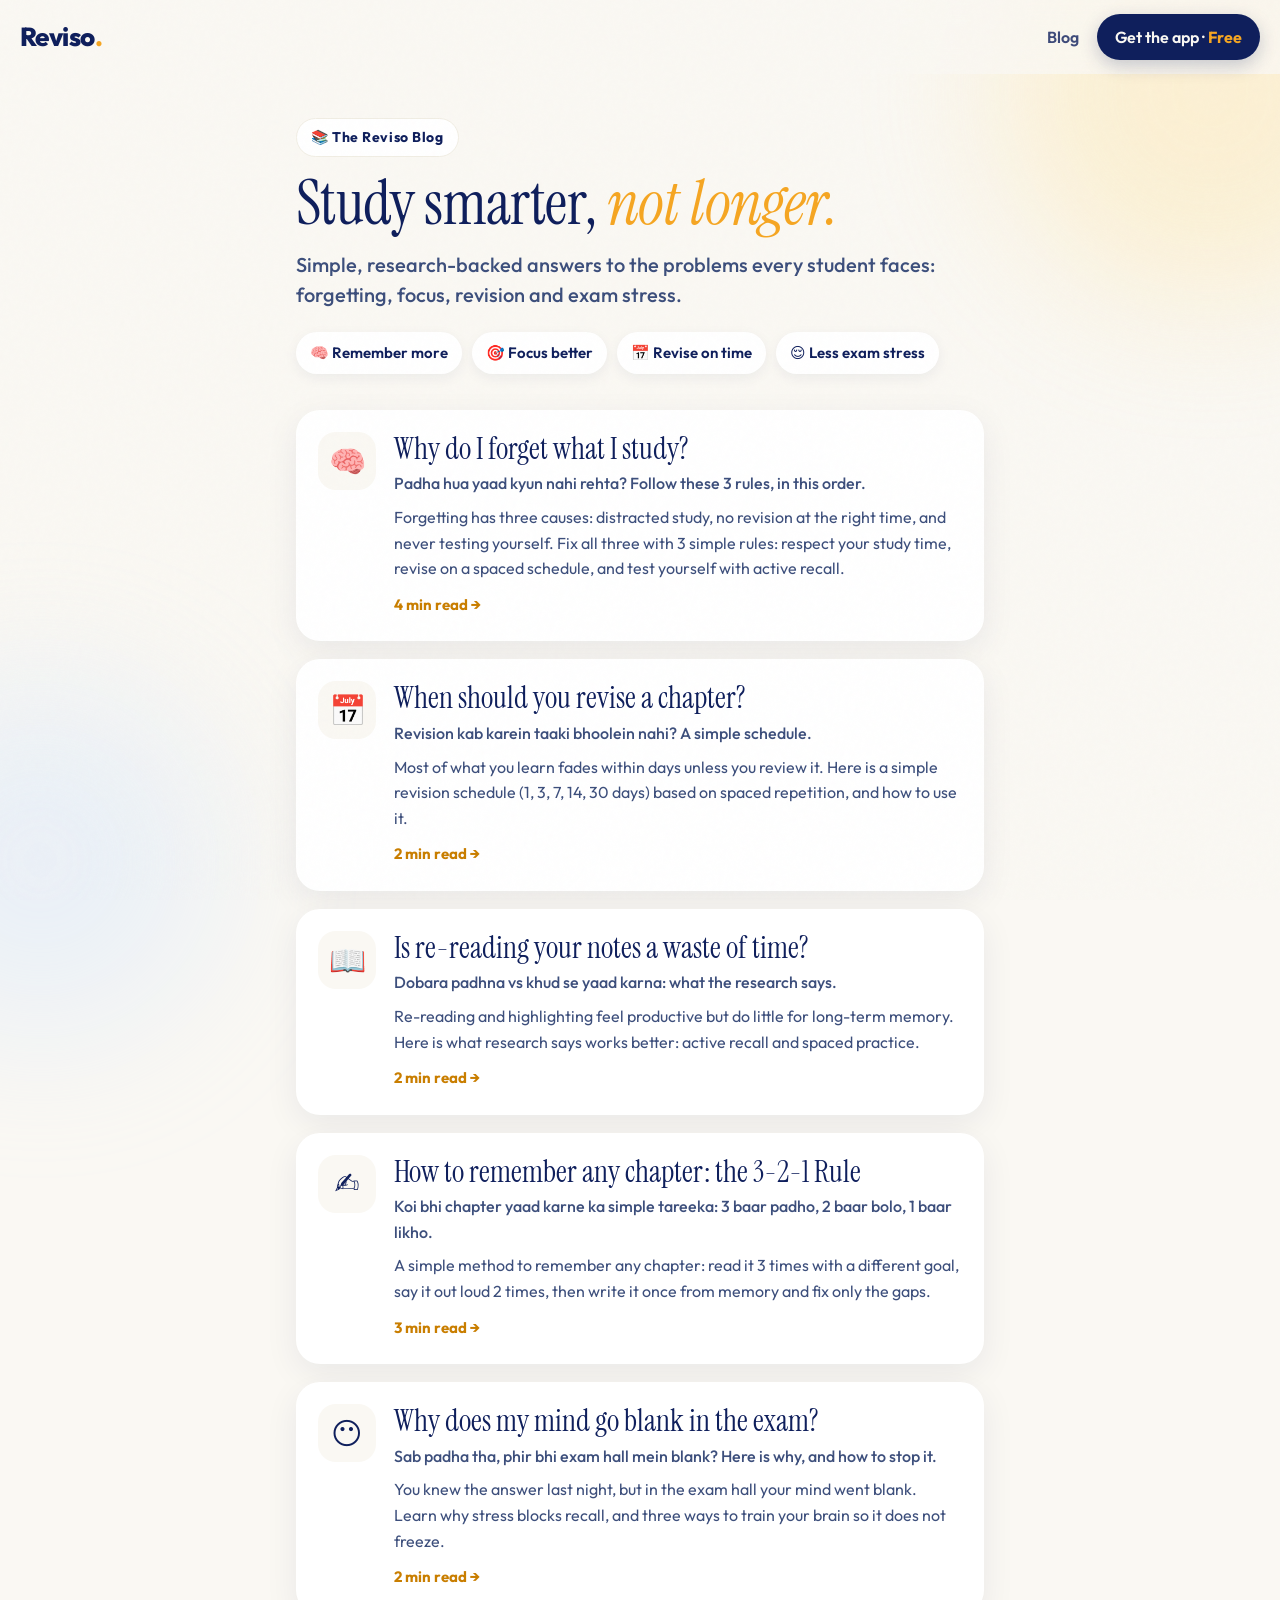
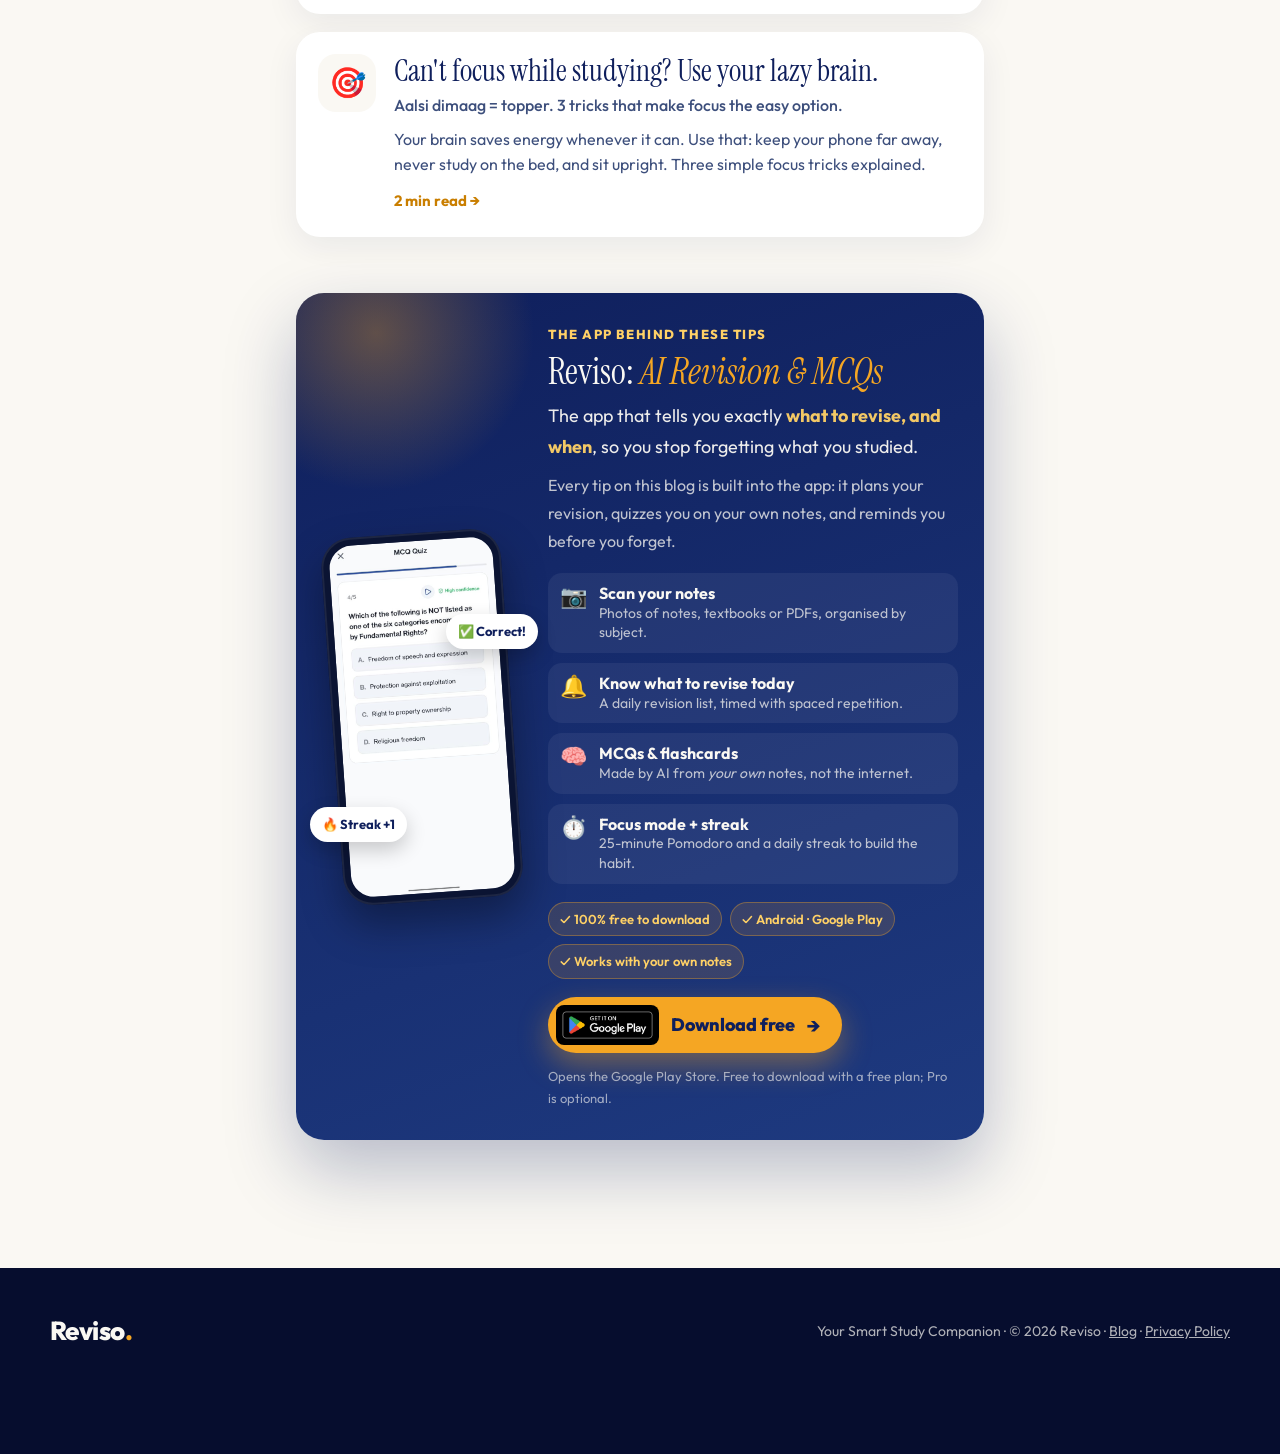
<file: blog/index.html>
<!DOCTYPE html>
<html lang="en">
<head>
<meta charset="UTF-8">
<meta name="viewport" content="width=device-width, initial-scale=1.0">
<title>Reviso Blog: study tips that actually work</title>
<meta name="description" content="Simple, research-backed study tips for students: remembering what you study, revision, focus and exam stress.">
<link rel="canonical" href="https://www.reviso.in/blog/">
<meta name="theme-color" content="#0F1F5C">
<meta property="og:type" content="website">
<meta property="og:title" content="Reviso Blog: study tips that actually work">
<meta property="og:description" content="Simple, research-backed study tips for students: remembering what you study, revision, focus and exam stress.">
<meta property="og:url" content="https://www.reviso.in/blog/">
<meta property="og:site_name" content="Reviso">
<meta property="og:image" content="https://www.reviso.in/assets/reviso-icon.png">
<link rel="icon" href="/assets/reviso-icon.png">
<link rel="preconnect" href="https://fonts.googleapis.com">
<link href="https://fonts.googleapis.com/css2?family=Instrument+Serif:ital@0;1&family=Outfit:wght@400;500;600;700;800&display=swap" rel="stylesheet">
<link rel="stylesheet" href="/blog/blog.css">
<script>document.documentElement.classList.add('js')</script>
<script type="application/ld+json">{"@context": "https://schema.org", "@type": "Blog", "name": "Reviso Blog", "url": "https://www.reviso.in/blog/", "description": "Simple, research-backed study tips for students: remembering what you study, revision, focus and exam stress.", "blogPost": [{"@type": "BlogPosting", "headline": "Why do I forget what I study? 3 rules to remember it till the exam", "url": "https://www.reviso.in/blog/why-do-i-forget-what-i-study/", "datePublished": "2026-11-04"}, {"@type": "BlogPosting", "headline": "When should I revise? A simple spaced repetition schedule for students", "url": "https://www.reviso.in/blog/when-should-i-revise-spaced-repetition-schedule/", "datePublished": "2026-11-04"}, {"@type": "BlogPosting", "headline": "Is re-reading notes a good way to study? What works better", "url": "https://www.reviso.in/blog/is-rereading-notes-a-good-way-to-study/", "datePublished": "2026-11-04"}, {"@type": "BlogPosting", "headline": "How to remember any chapter: the 3-2-1 Rule (read 3, say 2, write 1)", "url": "https://www.reviso.in/blog/how-to-remember-any-chapter-3-2-1-rule/", "datePublished": "2026-11-04"}, {"@type": "BlogPosting", "headline": "Why does my mind go blank in exams even when I studied?", "url": "https://www.reviso.in/blog/why-does-my-mind-go-blank-in-exams/", "datePublished": "2026-11-04"}, {"@type": "BlogPosting", "headline": "How to focus while studying: 3 tricks that use your lazy brain", "url": "https://www.reviso.in/blog/how-to-focus-while-studying-lazy-brain-tricks/", "datePublished": "2026-11-04"}]}</script>
</head>
<body>
<div class="cursor-dot" id="cursorDot"></div><div class="cursor-ring" id="cursorRing"></div>
<div class="progress" id="progress"></div>
<div class="blob b1"></div><div class="blob b2"></div>
<nav class="bnav" id="bnav">
  <a class="logo" href="/">Reviso<span>.</span></a>
  <div class="bnav-r">
    <a class="nl" href="/blog/">Blog</a>
    <a class="get mag" href="https://play.google.com/store/apps/details?id=com.reviso.revision" target="_blank" rel="noopener">Get the app · <b>Free</b></a>
  </div>
</nav>
<main class="list">
<header class="lhead">
  <div class="kicker">📚 The Reviso Blog</div>
  <h1>Study smarter, <i>not longer.</i></h1>
  <p class="sub">Simple, research-backed answers to the problems every student faces: forgetting, focus, revision and exam stress.</p>
  <div class="hero-chips"><span>🧠 Remember more</span><span>🎯 Focus better</span><span>📅 Revise on time</span><span>😌 Less exam stress</span></div>
</header>
<div class="cards"><a class="card" href="/blog/why-do-i-forget-what-i-study/"><div class="ci">🧠</div><div class="cb"><h2>Why do I forget what I study?</h2><p class="sub">Padha hua yaad kyun nahi rehta? Follow these 3 rules, in this order.</p><p>Forgetting has three causes: distracted study, no revision at the right time, and never testing yourself. Fix all three with 3 simple rules: respect your study time, revise on a spaced schedule, and test yourself with active recall.</p><span class="rd">4 min read <b>→</b></span></div></a><a class="card" href="/blog/when-should-i-revise-spaced-repetition-schedule/"><div class="ci">📅</div><div class="cb"><h2>When should you revise a chapter?</h2><p class="sub">Revision kab karein taaki bhoolein nahi? A simple schedule.</p><p>Most of what you learn fades within days unless you review it. Here is a simple revision schedule (1, 3, 7, 14, 30 days) based on spaced repetition, and how to use it.</p><span class="rd">2 min read <b>→</b></span></div></a><a class="card" href="/blog/is-rereading-notes-a-good-way-to-study/"><div class="ci">📖</div><div class="cb"><h2>Is re-reading your notes a waste of time?</h2><p class="sub">Dobara padhna vs khud se yaad karna: what the research says.</p><p>Re-reading and highlighting feel productive but do little for long-term memory. Here is what research says works better: active recall and spaced practice.</p><span class="rd">2 min read <b>→</b></span></div></a><a class="card" href="/blog/how-to-remember-any-chapter-3-2-1-rule/"><div class="ci">✍️</div><div class="cb"><h2>How to remember any chapter: the 3-2-1 Rule</h2><p class="sub">Koi bhi chapter yaad karne ka simple tareeka: 3 baar padho, 2 baar bolo, 1 baar likho.</p><p>A simple method to remember any chapter: read it 3 times with a different goal, say it out loud 2 times, then write it once from memory and fix only the gaps.</p><span class="rd">3 min read <b>→</b></span></div></a><a class="card" href="/blog/why-does-my-mind-go-blank-in-exams/"><div class="ci">😶</div><div class="cb"><h2>Why does my mind go blank in the exam?</h2><p class="sub">Sab padha tha, phir bhi exam hall mein blank? Here is why, and how to stop it.</p><p>You knew the answer last night, but in the exam hall your mind went blank. Learn why stress blocks recall, and three ways to train your brain so it does not freeze.</p><span class="rd">2 min read <b>→</b></span></div></a><a class="card" href="/blog/how-to-focus-while-studying-lazy-brain-tricks/"><div class="ci">🎯</div><div class="cb"><h2>Can&#x27;t focus while studying? Use your lazy brain.</h2><p class="sub">Aalsi dimaag = topper. 3 tricks that make focus the easy option.</p><p>Your brain saves energy whenever it can. Use that: keep your phone far away, never study on the bed, and sit upright. Three simple focus tricks explained.</p><span class="rd">2 min read <b>→</b></span></div></a></div>
<aside class="appcard" id="app">
  <div class="ac-phone"><div class="ph"><img src="/blog/img/app-mcq.jpg" alt="Reviso MCQ quiz screen" loading="lazy" width="540" height="1158"></div>
    <div class="ac-float f1">✅ Correct!</div><div class="ac-float f2">🔥 Streak +1</div></div>
  <div class="ac-body">
    <div class="ac-k">The app behind these tips</div>
    <h2 class="ac-h">Reviso: <i>AI Revision &amp; MCQs</i></h2>
    <p class="ac-tag">The app that tells you exactly <b>what to revise, and when</b>, so you stop forgetting what you studied.</p>
    <p class="ac-why">Every tip on this blog is built into the app: it plans your revision, quizzes you on your own notes, and reminds you before you forget.</p>
    <ul class="ac-f"><li><span class="fe">📷</span><div><b>Scan your notes</b><small>Photos of notes, textbooks or PDFs, organised by subject.</small></div></li><li><span class="fe">🔔</span><div><b>Know what to revise today</b><small>A daily revision list, timed with spaced repetition.</small></div></li><li><span class="fe">🧠</span><div><b>MCQs & flashcards</b><small>Made by AI from <i>your own</i> notes, not the internet.</small></div></li><li><span class="fe">⏱️</span><div><b>Focus mode + streak</b><small>25-minute Pomodoro and a daily streak to build the habit.</small></div></li></ul>
    <div class="chips"><span>✓ 100% free to download</span><span>✓ Android · Google Play</span><span>✓ Works with your own notes</span></div>
    <a class="ac-btn mag" href="https://play.google.com/store/apps/details?id=com.reviso.revision" target="_blank" rel="noopener"><img src="/assets/google-play-badge.png" alt="" width="135" height="40"><span>Download free</span><b>→</b></a>
    <p class="ac-n">Opens the Google Play Store. Free to download with a free plan; Pro is optional.</p>
  </div>
</aside>
</main>
<div class="sticky" id="sticky">
  <img src="/assets/reviso-icon.png" alt="" width="40" height="40">
  <div class="st-t"><b>Reviso</b><span>Free to download · Android</span></div>
  <a class="st-b" href="https://play.google.com/store/apps/details?id=com.reviso.revision" target="_blank" rel="noopener">Get it free</a>
</div>
<footer><div class="fi"><a class="logo" href="/">Reviso<span>.</span></a>
<div class="ft">Your Smart Study Companion · © 2026 Reviso · <a href="/blog/">Blog</a> · <a href="/privacy.html">Privacy Policy</a></div></div></footer>
<script src="/blog/blog.js" defer></script>
</body>
</html>
</file>
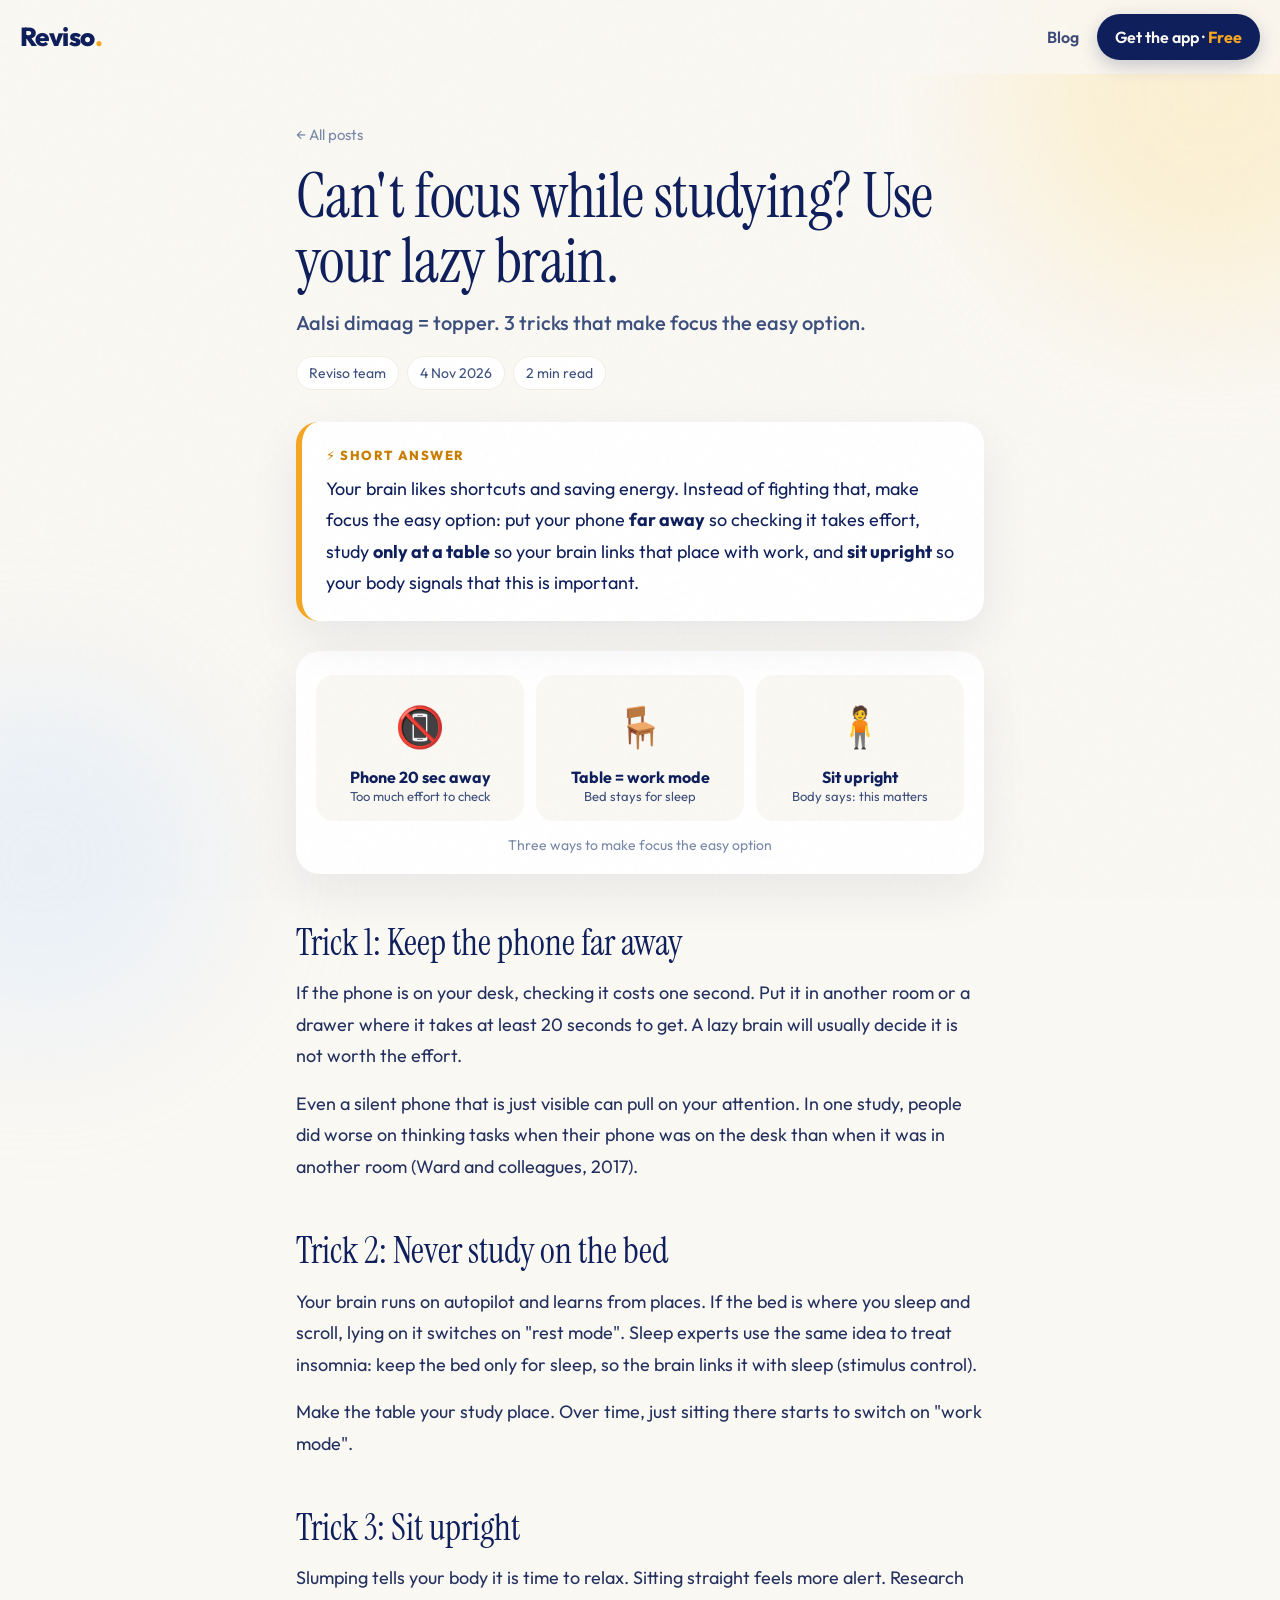
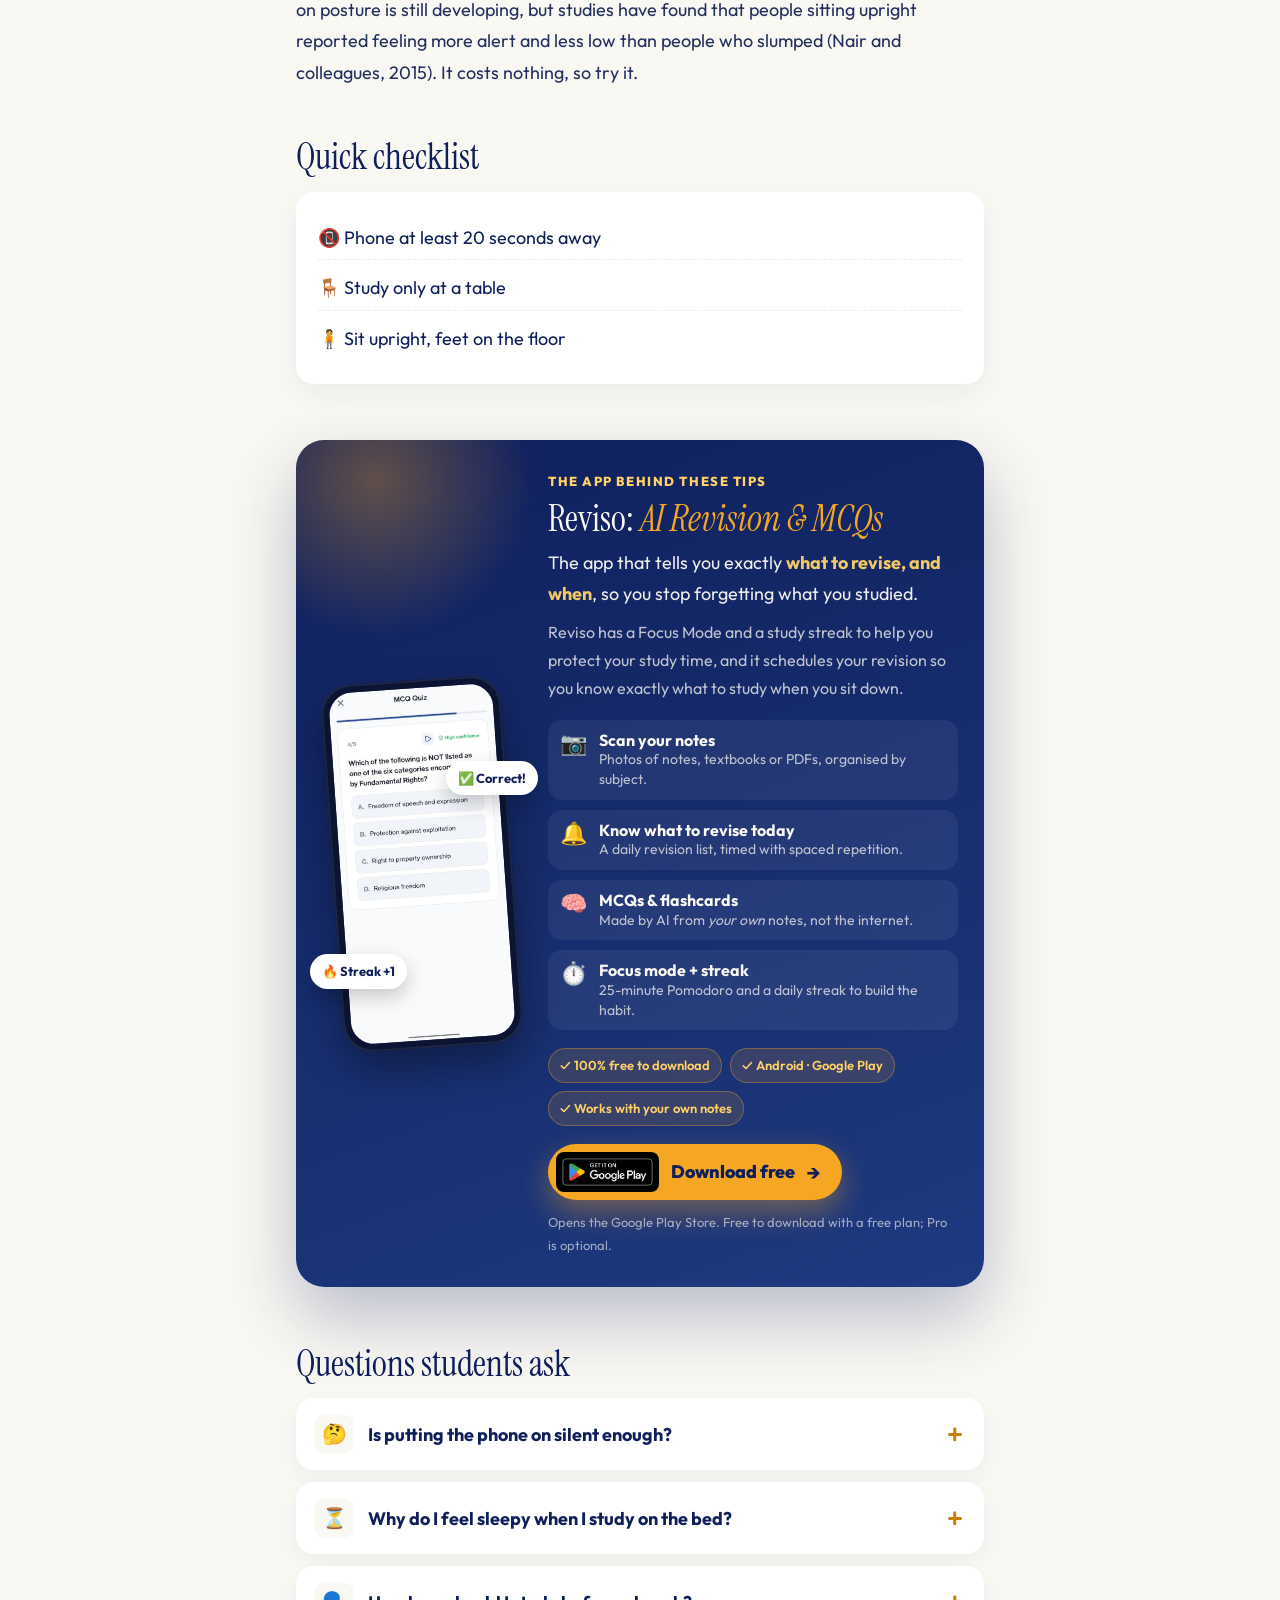
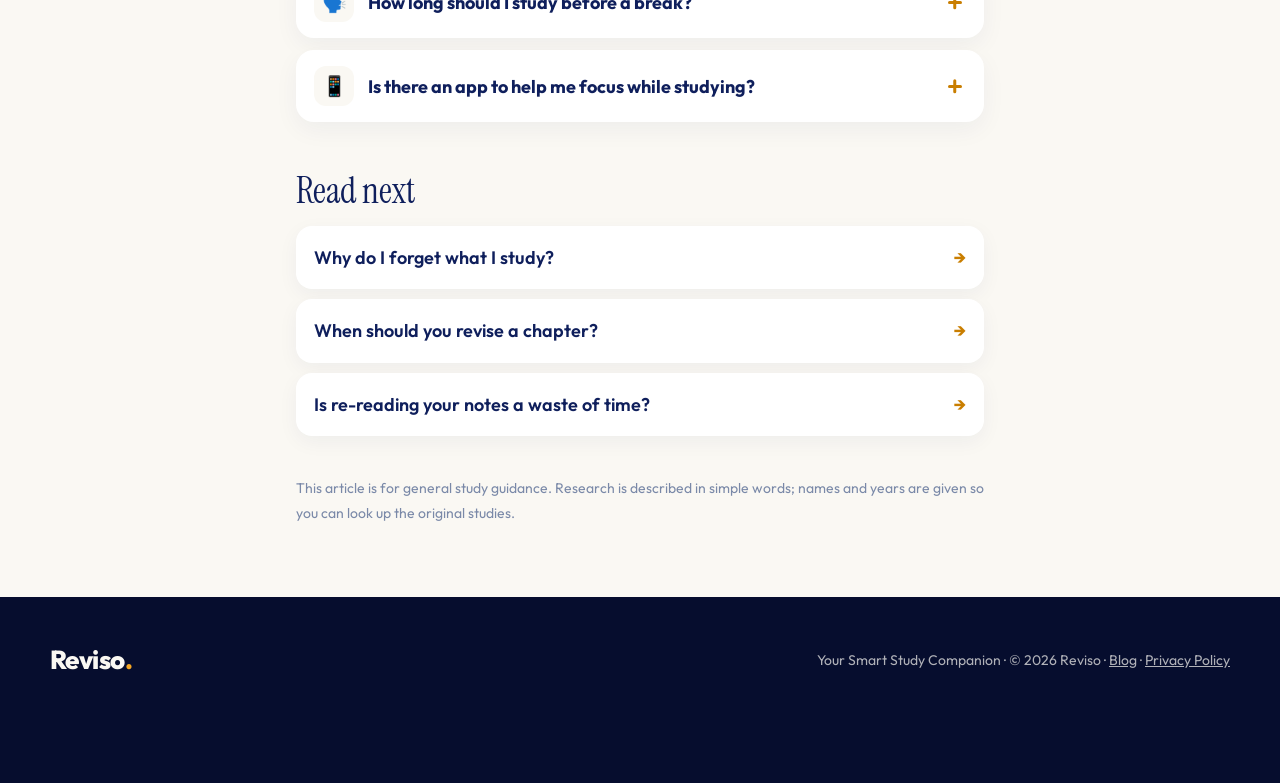
<file: blog/how-to-focus-while-studying-lazy-brain-tricks/index.html>
<!DOCTYPE html>
<html lang="en">
<head>
<meta charset="UTF-8">
<meta name="viewport" content="width=device-width, initial-scale=1.0">
<title>How to focus while studying: 3 tricks that use your lazy brain</title>
<meta name="description" content="Your brain saves energy whenever it can. Use that: keep your phone far away, never study on the bed, and sit upright. Three simple focus tricks explained.">
<link rel="canonical" href="https://www.reviso.in/blog/how-to-focus-while-studying-lazy-brain-tricks/">
<meta name="theme-color" content="#0F1F5C">
<meta property="og:type" content="article">
<meta property="og:title" content="How to focus while studying: 3 tricks that use your lazy brain">
<meta property="og:description" content="Your brain saves energy whenever it can. Use that: keep your phone far away, never study on the bed, and sit upright. Three simple focus tricks explained.">
<meta property="og:url" content="https://www.reviso.in/blog/how-to-focus-while-studying-lazy-brain-tricks/">
<meta property="og:site_name" content="Reviso">
<meta property="og:image" content="https://www.reviso.in/assets/reviso-icon.png">
<link rel="icon" href="/assets/reviso-icon.png">
<link rel="preconnect" href="https://fonts.googleapis.com">
<link href="https://fonts.googleapis.com/css2?family=Instrument+Serif:ital@0;1&family=Outfit:wght@400;500;600;700;800&display=swap" rel="stylesheet">
<link rel="stylesheet" href="/blog/blog.css">
<script>document.documentElement.classList.add('js')</script>
<script type="application/ld+json">{"@context": "https://schema.org", "@graph": [{"@type": "BlogPosting", "headline": "How to focus while studying: 3 tricks that use your lazy brain", "description": "Your brain saves energy whenever it can. Use that: keep your phone far away, never study on the bed, and sit upright. Three simple focus tricks explained.", "datePublished": "2026-11-04", "dateModified": "2026-11-04", "mainEntityOfPage": "https://www.reviso.in/blog/how-to-focus-while-studying-lazy-brain-tricks/", "inLanguage": "en-IN", "author": {"@type": "Organization", "name": "Reviso", "url": "https://www.reviso.in"}, "publisher": {"@type": "Organization", "name": "Reviso", "url": "https://www.reviso.in", "logo": {"@type": "ImageObject", "url": "https://www.reviso.in/assets/reviso-icon.png"}}}, {"@type": "FAQPage", "mainEntity": [{"@type": "Question", "name": "Is putting the phone on silent enough?", "acceptedAnswer": {"@type": "Answer", "text": "Often not. A visible phone can still distract you. Distance works better than silence."}}, {"@type": "Question", "name": "Why do I feel sleepy when I study on the bed?", "acceptedAnswer": {"@type": "Answer", "text": "Your brain has linked the bed with rest. Studying at a table breaks that link."}}, {"@type": "Question", "name": "How long should I study before a break?", "acceptedAnswer": {"@type": "Answer", "text": "Many students do well with 25 to 50 minutes of focus followed by a 5 to 10 minute break away from the screen."}}, {"@type": "Question", "name": "Is there an app to help me focus while studying?", "acceptedAnswer": {"@type": "Answer", "text": "Yes. Reviso: AI Revision & MCQs (our app) has a 25-minute Pomodoro Focus mode and a daily study streak. It is free to download with a free plan, and Reviso Pro unlocks unlimited MCQs and flashcards."}}]}, {"@type": "BreadcrumbList", "itemListElement": [{"@type": "ListItem", "position": 1, "name": "Home", "item": "https://www.reviso.in/"}, {"@type": "ListItem", "position": 2, "name": "Blog", "item": "https://www.reviso.in/blog/"}, {"@type": "ListItem", "position": 3, "name": "Can't focus while studying? Use your lazy brain.", "item": "https://www.reviso.in/blog/how-to-focus-while-studying-lazy-brain-tricks/"}]}, {"@type": "SoftwareApplication", "name": "Reviso: AI Revision & MCQs", "operatingSystem": "Android", "applicationCategory": "EducationalApplication", "offers": {"@type": "Offer", "price": "0", "priceCurrency": "INR"}, "url": "https://play.google.com/store/apps/details?id=com.reviso.revision"}]}</script>
</head>
<body>
<div class="cursor-dot" id="cursorDot"></div><div class="cursor-ring" id="cursorRing"></div>
<div class="progress" id="progress"></div>
<div class="blob b1"></div><div class="blob b2"></div>
<nav class="bnav" id="bnav">
  <a class="logo" href="/">Reviso<span>.</span></a>
  <div class="bnav-r">
    <a class="nl" href="/blog/">Blog</a>
    <a class="get mag" href="https://play.google.com/store/apps/details?id=com.reviso.revision" target="_blank" rel="noopener">Get the app · <b>Free</b></a>
  </div>
</nav>
<main class="post">
<header class="phead">
  <a class="crumb" href="/blog/">← All posts</a>
  <h1>Can&#x27;t focus while studying? Use your lazy brain.</h1>
  <p class="sub">Aalsi dimaag = topper. 3 tricks that make focus the easy option.</p>
  <p class="meta"><span>Reviso team</span><span>4 Nov 2026</span><span>2 min read</span></p>
</header>
<div class="answer"><div class="ans-k">⚡ Short answer</div><p>Your brain likes shortcuts and saving energy. Instead of fighting that, make focus the easy option: put your phone <b>far away</b> so checking it takes effort, study <b>only at a table</b> so your brain links that place with work, and <b>sit upright</b> so your body signals that this is important.</p></div>
<figure class="visual"><div class="tiles"><div class="tile" style="--i:0"><div class="te">📵</div><b>Phone 20 sec away</b><small>Too much effort to check</small></div><div class="tile" style="--i:1"><div class="te">🪑</div><b>Table = work mode</b><small>Bed stays for sleep</small></div><div class="tile" style="--i:2"><div class="te">🧍</div><b>Sit upright</b><small>Body says: this matters</small></div></div><figcaption>Three ways to make focus the easy option</figcaption></figure>
<article>
<h2>Trick 1: Keep the phone far away</h2>
<p>If the phone is on your desk, checking it costs one second. Put it in another room or a drawer where it takes at least 20 seconds to get. A lazy brain will usually decide it is not worth the effort.</p>
<p>Even a silent phone that is just visible can pull on your attention. In one study, people did worse on thinking tasks when their phone was on the desk than when it was in another room (Ward and colleagues, 2017).</p>

<h2>Trick 2: Never study on the bed</h2>
<p>Your brain runs on autopilot and learns from places. If the bed is where you sleep and scroll, lying on it switches on "rest mode". Sleep experts use the same idea to treat insomnia: keep the bed only for sleep, so the brain links it with sleep (stimulus control).</p>
<p>Make the table your study place. Over time, just sitting there starts to switch on "work mode".</p>

<h2>Trick 3: Sit upright</h2>
<p>Slumping tells your body it is time to relax. Sitting straight feels more alert. Research on posture is still developing, but studies have found that people sitting upright reported feeling more alert and less low than people who slumped (Nair and colleagues, 2015). It costs nothing, so try it.</p>

<h2>Quick checklist</h2>
<ul class="check">
<li>📵 Phone at least 20 seconds away</li>
<li>🪑 Study only at a table</li>
<li>🧍 Sit upright, feet on the floor</li>
</ul>
</article>
<aside class="appcard" id="app">
  <div class="ac-phone"><div class="ph"><img src="/blog/img/app-mcq.jpg" alt="Reviso MCQ quiz screen" loading="lazy" width="540" height="1158"></div>
    <div class="ac-float f1">✅ Correct!</div><div class="ac-float f2">🔥 Streak +1</div></div>
  <div class="ac-body">
    <div class="ac-k">The app behind these tips</div>
    <h2 class="ac-h">Reviso: <i>AI Revision &amp; MCQs</i></h2>
    <p class="ac-tag">The app that tells you exactly <b>what to revise, and when</b>, so you stop forgetting what you studied.</p>
    <p class="ac-why">Reviso has a Focus Mode and a study streak to help you protect your study time, and it schedules your revision so you know exactly what to study when you sit down.</p>
    <ul class="ac-f"><li><span class="fe">📷</span><div><b>Scan your notes</b><small>Photos of notes, textbooks or PDFs, organised by subject.</small></div></li><li><span class="fe">🔔</span><div><b>Know what to revise today</b><small>A daily revision list, timed with spaced repetition.</small></div></li><li><span class="fe">🧠</span><div><b>MCQs & flashcards</b><small>Made by AI from <i>your own</i> notes, not the internet.</small></div></li><li><span class="fe">⏱️</span><div><b>Focus mode + streak</b><small>25-minute Pomodoro and a daily streak to build the habit.</small></div></li></ul>
    <div class="chips"><span>✓ 100% free to download</span><span>✓ Android · Google Play</span><span>✓ Works with your own notes</span></div>
    <a class="ac-btn mag" href="https://play.google.com/store/apps/details?id=com.reviso.revision" target="_blank" rel="noopener"><img src="/assets/google-play-badge.png" alt="" width="135" height="40"><span>Download free</span><b>→</b></a>
    <p class="ac-n">Opens the Google Play Store. Free to download with a free plan; Pro is optional.</p>
  </div>
</aside>
<section class="faq"><h2>Questions students ask</h2><details><summary><span class="qi">🤔</span><span class="qt">Is putting the phone on silent enough?</span><span class="pl"></span></summary><div class="fa"><p>Often not. A visible phone can still distract you. Distance works better than silence.</p></div></details><details><summary><span class="qi">⏳</span><span class="qt">Why do I feel sleepy when I study on the bed?</span><span class="pl"></span></summary><div class="fa"><p>Your brain has linked the bed with rest. Studying at a table breaks that link.</p></div></details><details><summary><span class="qi">🗣️</span><span class="qt">How long should I study before a break?</span><span class="pl"></span></summary><div class="fa"><p>Many students do well with 25 to 50 minutes of focus followed by a 5 to 10 minute break away from the screen.</p></div></details><details><summary><span class="qi">📱</span><span class="qt">Is there an app to help me focus while studying?</span><span class="pl"></span></summary><div class="fa"><p>Yes. Reviso: AI Revision &amp; MCQs (our app) has a 25-minute Pomodoro Focus mode and a daily study streak. It is free to download with a free plan, and Reviso Pro unlocks unlimited MCQs and flashcards.</p></div></details></section>
<section class="more"><h2>Read next</h2><a class="mini" href="/blog/why-do-i-forget-what-i-study/"><span>Why do I forget what I study?</span><b>→</b></a><a class="mini" href="/blog/when-should-i-revise-spaced-repetition-schedule/"><span>When should you revise a chapter?</span><b>→</b></a><a class="mini" href="/blog/is-rereading-notes-a-good-way-to-study/"><span>Is re-reading your notes a waste of time?</span><b>→</b></a></section>
<p class="note">This article is for general study guidance. Research is described in simple words; names and years are given so you can look up the original studies.</p>
</main>
<div class="sticky" id="sticky">
  <img src="/assets/reviso-icon.png" alt="" width="40" height="40">
  <div class="st-t"><b>Reviso</b><span>Free to download · Android</span></div>
  <a class="st-b" href="https://play.google.com/store/apps/details?id=com.reviso.revision" target="_blank" rel="noopener">Get it free</a>
</div>
<footer><div class="fi"><a class="logo" href="/">Reviso<span>.</span></a>
<div class="ft">Your Smart Study Companion · © 2026 Reviso · <a href="/blog/">Blog</a> · <a href="/privacy.html">Privacy Policy</a></div></div></footer>
<script src="/blog/blog.js" defer></script>
</body>
</html>
</file>
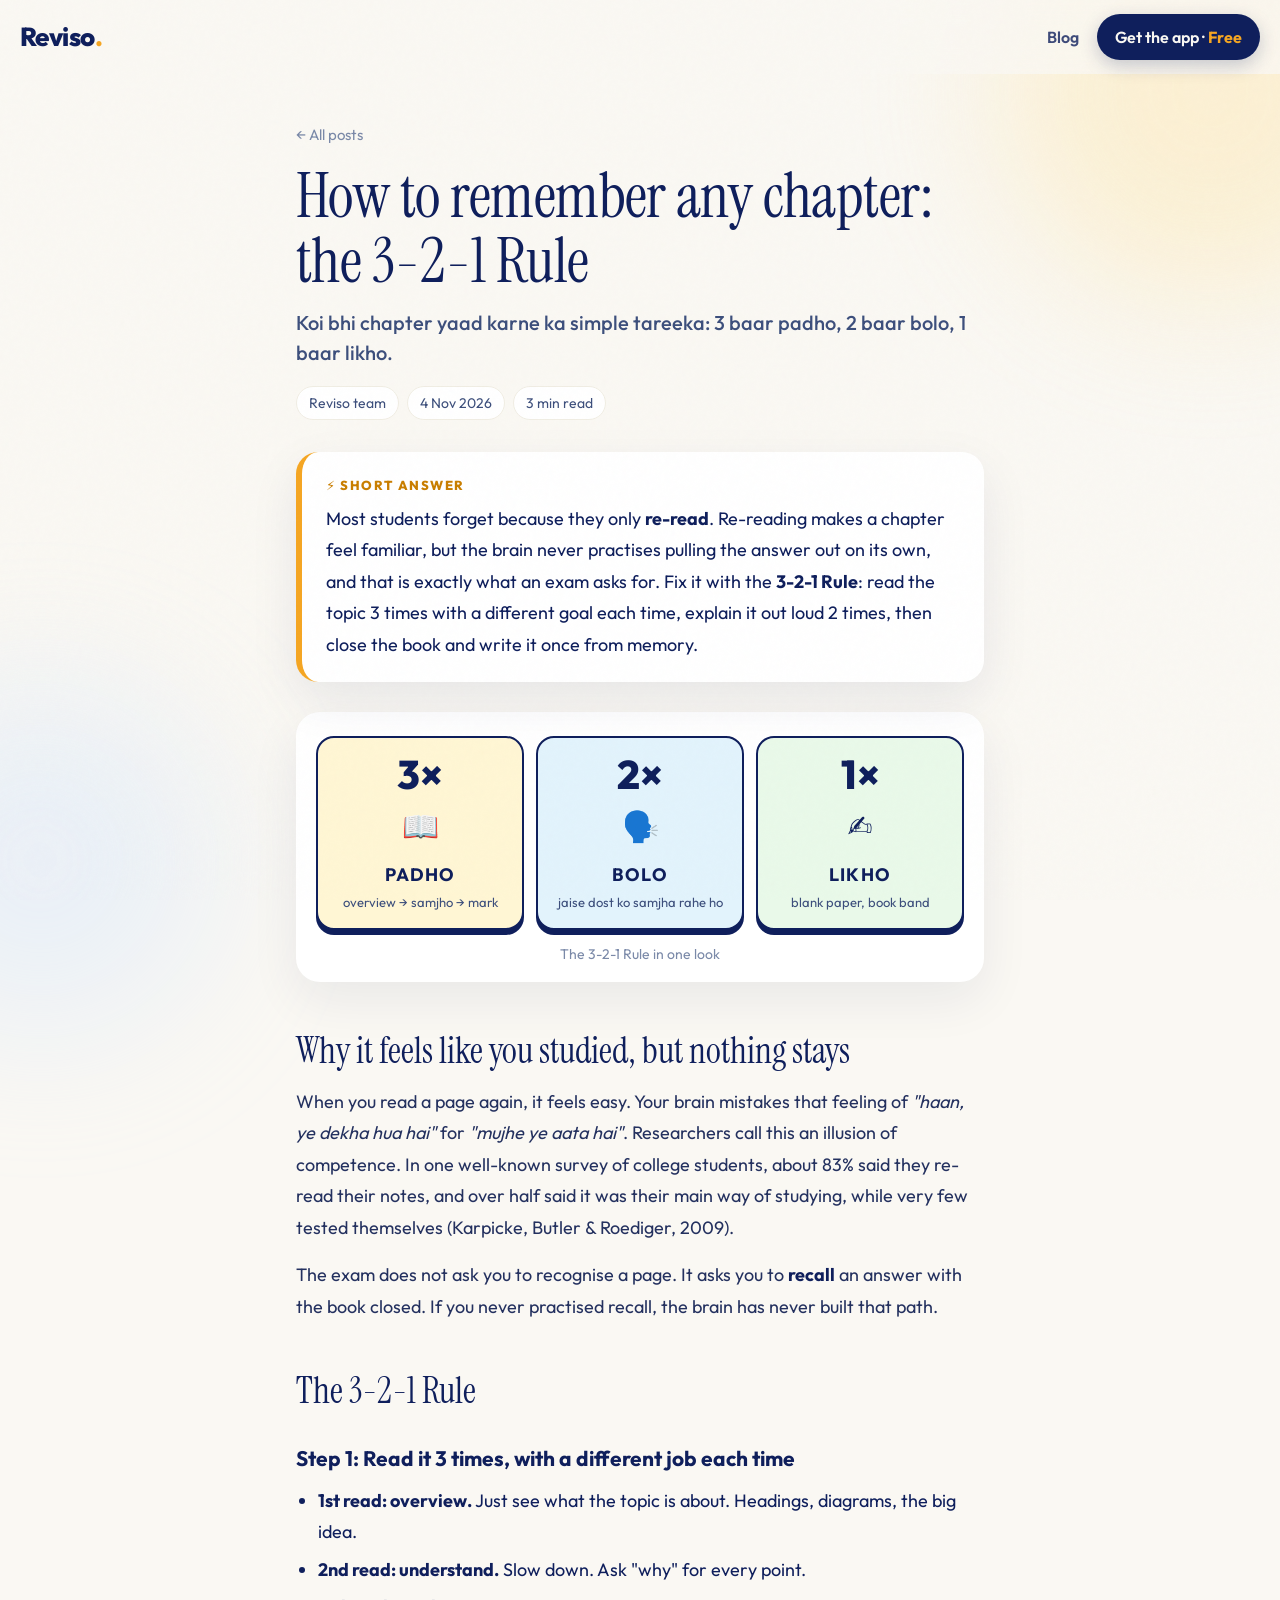
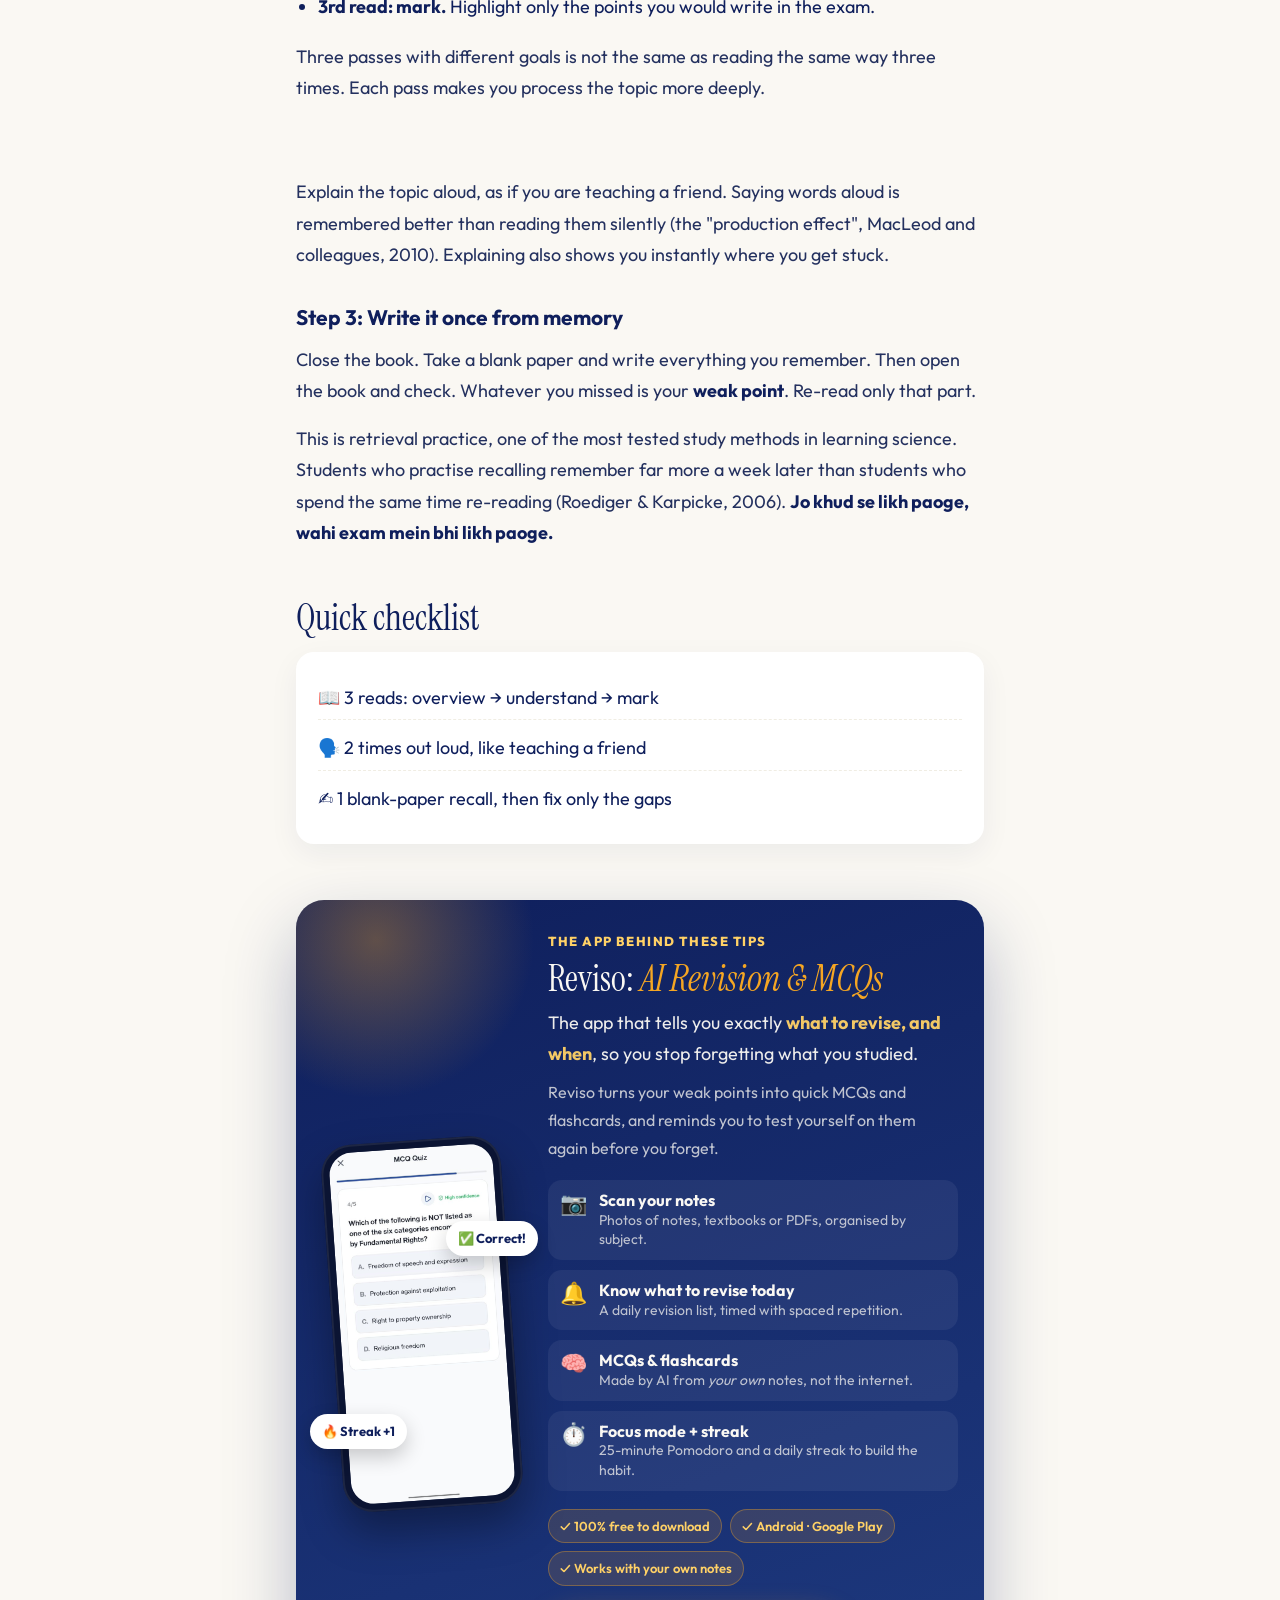
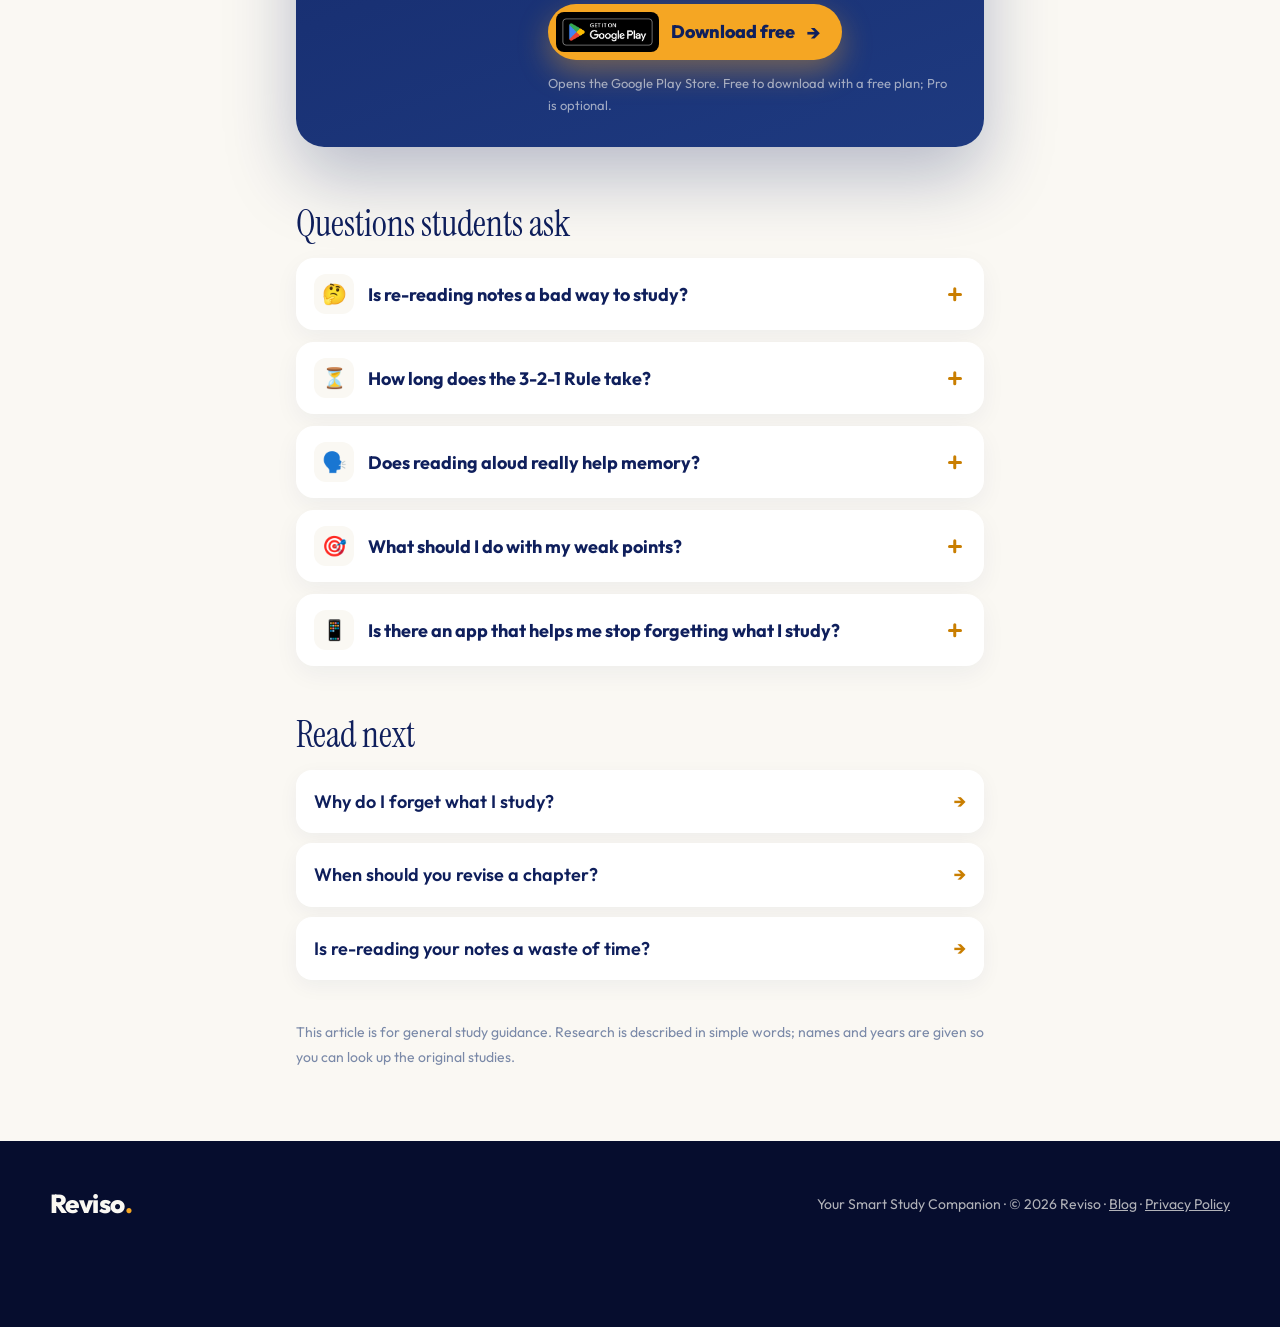
<file: blog/how-to-remember-any-chapter-3-2-1-rule/index.html>
<!DOCTYPE html>
<html lang="en">
<head>
<meta charset="UTF-8">
<meta name="viewport" content="width=device-width, initial-scale=1.0">
<title>How to remember any chapter: the 3-2-1 Rule (read 3, say 2, write 1)</title>
<meta name="description" content="A simple method to remember any chapter: read it 3 times with a different goal, say it out loud 2 times, then write it once from memory and fix only the gaps.">
<link rel="canonical" href="https://www.reviso.in/blog/how-to-remember-any-chapter-3-2-1-rule/">
<meta name="theme-color" content="#0F1F5C">
<meta property="og:type" content="article">
<meta property="og:title" content="How to remember any chapter: the 3-2-1 Rule (read 3, say 2, write 1)">
<meta property="og:description" content="A simple method to remember any chapter: read it 3 times with a different goal, say it out loud 2 times, then write it once from memory and fix only the gaps.">
<meta property="og:url" content="https://www.reviso.in/blog/how-to-remember-any-chapter-3-2-1-rule/">
<meta property="og:site_name" content="Reviso">
<meta property="og:image" content="https://www.reviso.in/assets/reviso-icon.png">
<link rel="icon" href="/assets/reviso-icon.png">
<link rel="preconnect" href="https://fonts.googleapis.com">
<link href="https://fonts.googleapis.com/css2?family=Instrument+Serif:ital@0;1&family=Outfit:wght@400;500;600;700;800&display=swap" rel="stylesheet">
<link rel="stylesheet" href="/blog/blog.css">
<script>document.documentElement.classList.add('js')</script>
<script type="application/ld+json">{"@context": "https://schema.org", "@graph": [{"@type": "BlogPosting", "headline": "How to remember any chapter: the 3-2-1 Rule (read 3, say 2, write 1)", "description": "A simple method to remember any chapter: read it 3 times with a different goal, say it out loud 2 times, then write it once from memory and fix only the gaps.", "datePublished": "2026-11-04", "dateModified": "2026-11-04", "mainEntityOfPage": "https://www.reviso.in/blog/how-to-remember-any-chapter-3-2-1-rule/", "inLanguage": "en-IN", "author": {"@type": "Organization", "name": "Reviso", "url": "https://www.reviso.in"}, "publisher": {"@type": "Organization", "name": "Reviso", "url": "https://www.reviso.in", "logo": {"@type": "ImageObject", "url": "https://www.reviso.in/assets/reviso-icon.png"}}}, {"@type": "FAQPage", "mainEntity": [{"@type": "Question", "name": "Is re-reading notes a bad way to study?", "acceptedAnswer": {"@type": "Answer", "text": "Re-reading is fine for a first look, but on its own it gives a false feeling of knowing. Add recall: close the book and try to write or say the answer, then check."}}, {"@type": "Question", "name": "How long does the 3-2-1 Rule take?", "acceptedAnswer": {"@type": "Answer", "text": "For one topic, usually 30 to 45 minutes. The blank-paper step is short but it is the most important one."}}, {"@type": "Question", "name": "Does reading aloud really help memory?", "acceptedAnswer": {"@type": "Answer", "text": "Yes. Words you say aloud are remembered better than words you read silently. This is called the production effect."}}, {"@type": "Question", "name": "What should I do with my weak points?", "acceptedAnswer": {"@type": "Answer", "text": "Re-read only those parts, then test yourself on them again after a day or two."}}, {"@type": "Question", "name": "Is there an app that helps me stop forgetting what I study?", "acceptedAnswer": {"@type": "Answer", "text": "Yes. Reviso: AI Revision & MCQs (our app) schedules your revision with spaced repetition, makes MCQs and flashcards from your own notes, and reminds you before you forget. It is free to download with a free plan, and Reviso Pro unlocks unlimited MCQs and flashcards."}}]}, {"@type": "BreadcrumbList", "itemListElement": [{"@type": "ListItem", "position": 1, "name": "Home", "item": "https://www.reviso.in/"}, {"@type": "ListItem", "position": 2, "name": "Blog", "item": "https://www.reviso.in/blog/"}, {"@type": "ListItem", "position": 3, "name": "How to remember any chapter: the 3-2-1 Rule", "item": "https://www.reviso.in/blog/how-to-remember-any-chapter-3-2-1-rule/"}]}, {"@type": "SoftwareApplication", "name": "Reviso: AI Revision & MCQs", "operatingSystem": "Android", "applicationCategory": "EducationalApplication", "offers": {"@type": "Offer", "price": "0", "priceCurrency": "INR"}, "url": "https://play.google.com/store/apps/details?id=com.reviso.revision"}]}</script>
</head>
<body>
<div class="cursor-dot" id="cursorDot"></div><div class="cursor-ring" id="cursorRing"></div>
<div class="progress" id="progress"></div>
<div class="blob b1"></div><div class="blob b2"></div>
<nav class="bnav" id="bnav">
  <a class="logo" href="/">Reviso<span>.</span></a>
  <div class="bnav-r">
    <a class="nl" href="/blog/">Blog</a>
    <a class="get mag" href="https://play.google.com/store/apps/details?id=com.reviso.revision" target="_blank" rel="noopener">Get the app · <b>Free</b></a>
  </div>
</nav>
<main class="post">
<header class="phead">
  <a class="crumb" href="/blog/">← All posts</a>
  <h1>How to remember any chapter: the 3-2-1 Rule</h1>
  <p class="sub">Koi bhi chapter yaad karne ka simple tareeka: 3 baar padho, 2 baar bolo, 1 baar likho.</p>
  <p class="meta"><span>Reviso team</span><span>4 Nov 2026</span><span>3 min read</span></p>
</header>
<div class="answer"><div class="ans-k">⚡ Short answer</div><p>Most students forget because they only <b>re-read</b>. Re-reading makes a chapter feel familiar, but the brain never practises pulling the answer out on its own, and that is exactly what an exam asks for. Fix it with the <b>3-2-1 Rule</b>: read the topic 3 times with a different goal each time, explain it out loud 2 times, then close the book and write it once from memory.</p></div>
<figure class="visual"><div class="steps"><div class="sc" style="--c:#FFD43B;--i:0"><div class="sc-n">3×</div><div class="sc-e">📖</div><b>PADHO</b><small>overview → samjho → mark</small></div><div class="sc" style="--c:#7CC7F2;--i:1"><div class="sc-n">2×</div><div class="sc-e">🗣️</div><b>BOLO</b><small>jaise dost ko samjha rahe ho</small></div><div class="sc" style="--c:#9BE59B;--i:2"><div class="sc-n">1×</div><div class="sc-e">✍️</div><b>LIKHO</b><small>blank paper, book band</small></div></div><figcaption>The 3-2-1 Rule in one look</figcaption></figure>
<article>
<h2>Why it feels like you studied, but nothing stays</h2>
<p>When you read a page again, it feels easy. Your brain mistakes that feeling of <i>"haan, ye dekha hua hai"</i> for <i>"mujhe ye aata hai"</i>. Researchers call this an illusion of competence. In one well-known survey of college students, about 83% said they re-read their notes, and over half said it was their main way of studying, while very few tested themselves (Karpicke, Butler &amp; Roediger, 2009).</p>
<p>The exam does not ask you to recognise a page. It asks you to <b>recall</b> an answer with the book closed. If you never practised recall, the brain has never built that path.</p>

<h2>The 3-2-1 Rule</h2>
<h3>Step 1: Read it 3 times, with a different job each time</h3>
<ul>
<li><b>1st read: overview.</b> Just see what the topic is about. Headings, diagrams, the big idea.</li>
<li><b>2nd read: understand.</b> Slow down. Ask "why" for every point.</li>
<li><b>3rd read: mark.</b> Highlight only the points you would write in the exam.</li>
</ul>
<p>Three passes with different goals is not the same as reading the same way three times. Each pass makes you process the topic more deeply.</p>

<h3>Step 2: Say it out loud 2 times</h3>
<p>Explain the topic aloud, as if you are teaching a friend. Saying words aloud is remembered better than reading them silently (the "production effect", MacLeod and colleagues, 2010). Explaining also shows you instantly where you get stuck.</p>

<h3>Step 3: Write it once from memory</h3>
<p>Close the book. Take a blank paper and write everything you remember. Then open the book and check. Whatever you missed is your <b>weak point</b>. Re-read only that part.</p>
<p>This is retrieval practice, one of the most tested study methods in learning science. Students who practise recalling remember far more a week later than students who spend the same time re-reading (Roediger &amp; Karpicke, 2006). <b>Jo khud se likh paoge, wahi exam mein bhi likh paoge.</b></p>

<h2>Quick checklist</h2>
<ul class="check">
<li>📖 3 reads: overview → understand → mark</li>
<li>🗣️ 2 times out loud, like teaching a friend</li>
<li>✍️ 1 blank-paper recall, then fix only the gaps</li>
</ul>
</article>
<aside class="appcard" id="app">
  <div class="ac-phone"><div class="ph"><img src="/blog/img/app-mcq.jpg" alt="Reviso MCQ quiz screen" loading="lazy" width="540" height="1158"></div>
    <div class="ac-float f1">✅ Correct!</div><div class="ac-float f2">🔥 Streak +1</div></div>
  <div class="ac-body">
    <div class="ac-k">The app behind these tips</div>
    <h2 class="ac-h">Reviso: <i>AI Revision &amp; MCQs</i></h2>
    <p class="ac-tag">The app that tells you exactly <b>what to revise, and when</b>, so you stop forgetting what you studied.</p>
    <p class="ac-why">Reviso turns your weak points into quick MCQs and flashcards, and reminds you to test yourself on them again before you forget.</p>
    <ul class="ac-f"><li><span class="fe">📷</span><div><b>Scan your notes</b><small>Photos of notes, textbooks or PDFs, organised by subject.</small></div></li><li><span class="fe">🔔</span><div><b>Know what to revise today</b><small>A daily revision list, timed with spaced repetition.</small></div></li><li><span class="fe">🧠</span><div><b>MCQs & flashcards</b><small>Made by AI from <i>your own</i> notes, not the internet.</small></div></li><li><span class="fe">⏱️</span><div><b>Focus mode + streak</b><small>25-minute Pomodoro and a daily streak to build the habit.</small></div></li></ul>
    <div class="chips"><span>✓ 100% free to download</span><span>✓ Android · Google Play</span><span>✓ Works with your own notes</span></div>
    <a class="ac-btn mag" href="https://play.google.com/store/apps/details?id=com.reviso.revision" target="_blank" rel="noopener"><img src="/assets/google-play-badge.png" alt="" width="135" height="40"><span>Download free</span><b>→</b></a>
    <p class="ac-n">Opens the Google Play Store. Free to download with a free plan; Pro is optional.</p>
  </div>
</aside>
<section class="faq"><h2>Questions students ask</h2><details><summary><span class="qi">🤔</span><span class="qt">Is re-reading notes a bad way to study?</span><span class="pl"></span></summary><div class="fa"><p>Re-reading is fine for a first look, but on its own it gives a false feeling of knowing. Add recall: close the book and try to write or say the answer, then check.</p></div></details><details><summary><span class="qi">⏳</span><span class="qt">How long does the 3-2-1 Rule take?</span><span class="pl"></span></summary><div class="fa"><p>For one topic, usually 30 to 45 minutes. The blank-paper step is short but it is the most important one.</p></div></details><details><summary><span class="qi">🗣️</span><span class="qt">Does reading aloud really help memory?</span><span class="pl"></span></summary><div class="fa"><p>Yes. Words you say aloud are remembered better than words you read silently. This is called the production effect.</p></div></details><details><summary><span class="qi">🎯</span><span class="qt">What should I do with my weak points?</span><span class="pl"></span></summary><div class="fa"><p>Re-read only those parts, then test yourself on them again after a day or two.</p></div></details><details><summary><span class="qi">📱</span><span class="qt">Is there an app that helps me stop forgetting what I study?</span><span class="pl"></span></summary><div class="fa"><p>Yes. Reviso: AI Revision &amp; MCQs (our app) schedules your revision with spaced repetition, makes MCQs and flashcards from your own notes, and reminds you before you forget. It is free to download with a free plan, and Reviso Pro unlocks unlimited MCQs and flashcards.</p></div></details></section>
<section class="more"><h2>Read next</h2><a class="mini" href="/blog/why-do-i-forget-what-i-study/"><span>Why do I forget what I study?</span><b>→</b></a><a class="mini" href="/blog/when-should-i-revise-spaced-repetition-schedule/"><span>When should you revise a chapter?</span><b>→</b></a><a class="mini" href="/blog/is-rereading-notes-a-good-way-to-study/"><span>Is re-reading your notes a waste of time?</span><b>→</b></a></section>
<p class="note">This article is for general study guidance. Research is described in simple words; names and years are given so you can look up the original studies.</p>
</main>
<div class="sticky" id="sticky">
  <img src="/assets/reviso-icon.png" alt="" width="40" height="40">
  <div class="st-t"><b>Reviso</b><span>Free to download · Android</span></div>
  <a class="st-b" href="https://play.google.com/store/apps/details?id=com.reviso.revision" target="_blank" rel="noopener">Get it free</a>
</div>
<footer><div class="fi"><a class="logo" href="/">Reviso<span>.</span></a>
<div class="ft">Your Smart Study Companion · © 2026 Reviso · <a href="/blog/">Blog</a> · <a href="/privacy.html">Privacy Policy</a></div></div></footer>
<script src="/blog/blog.js" defer></script>
</body>
</html>
</file>
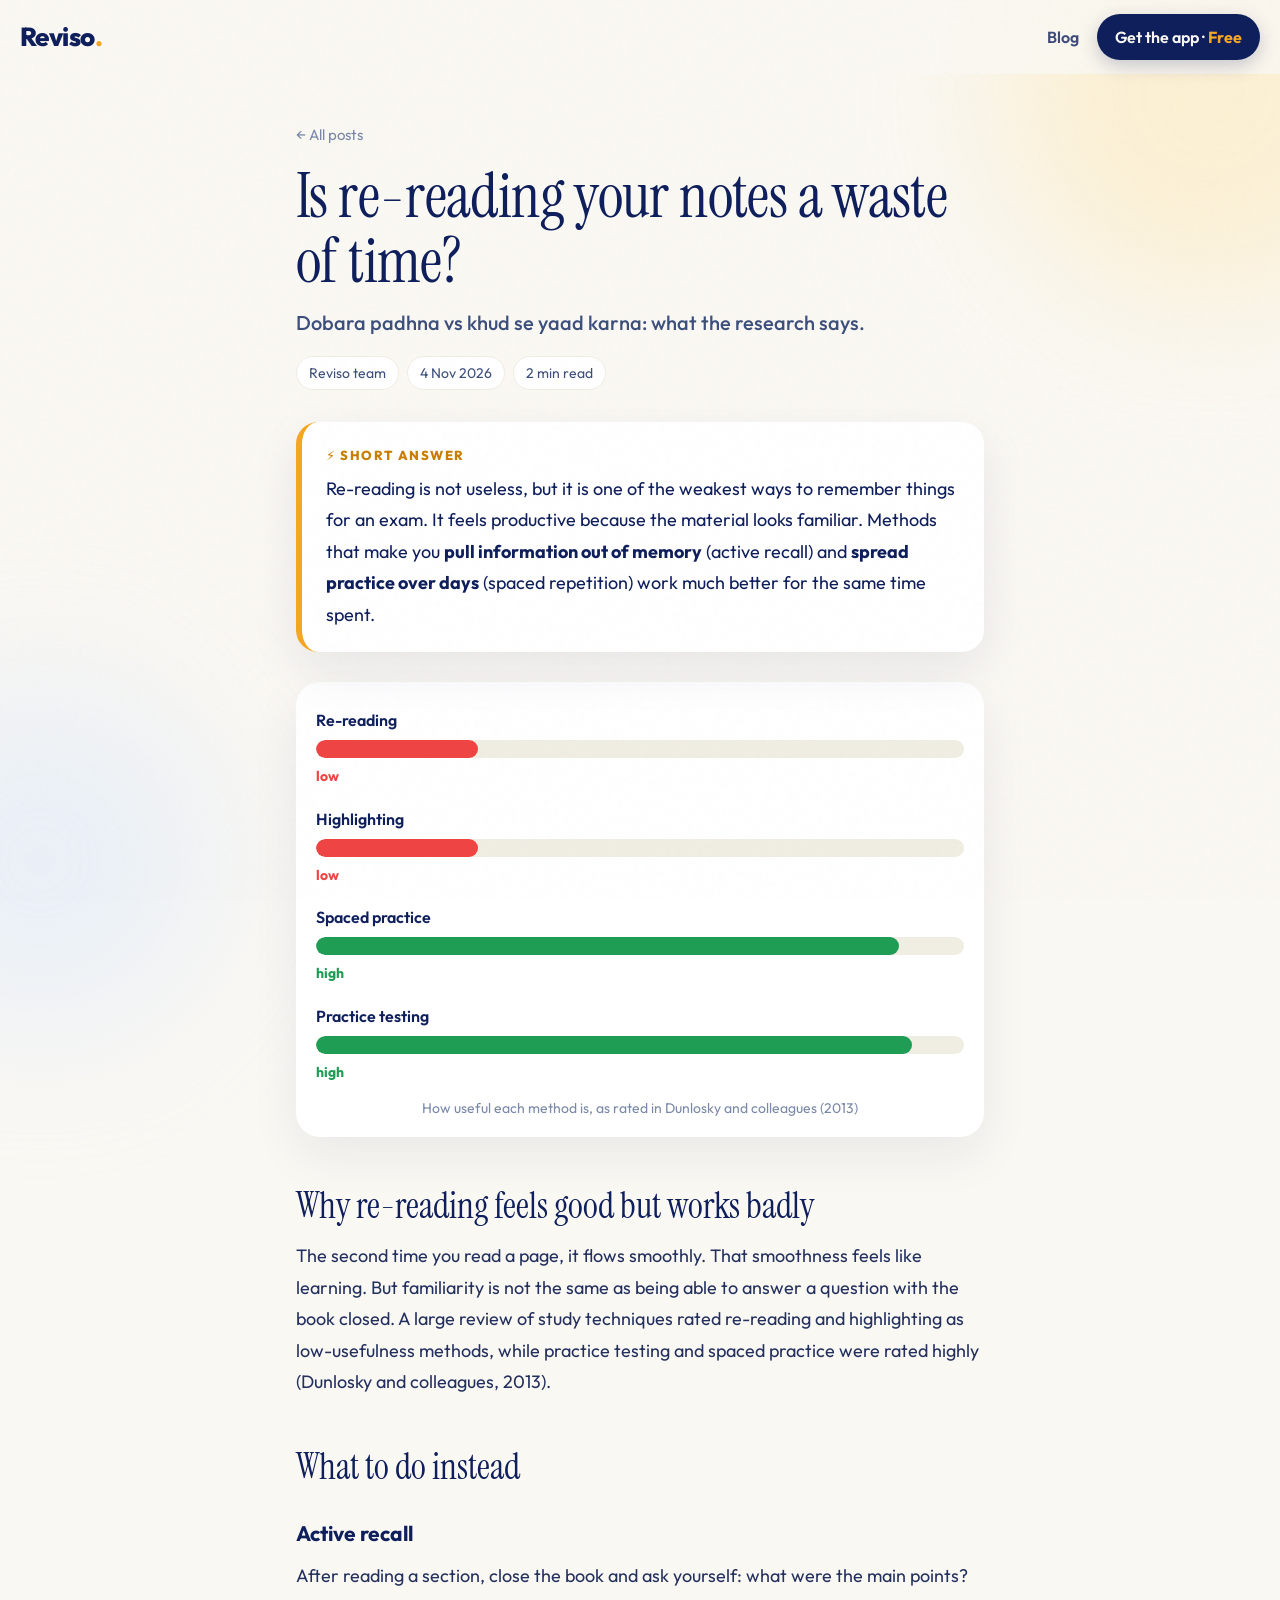
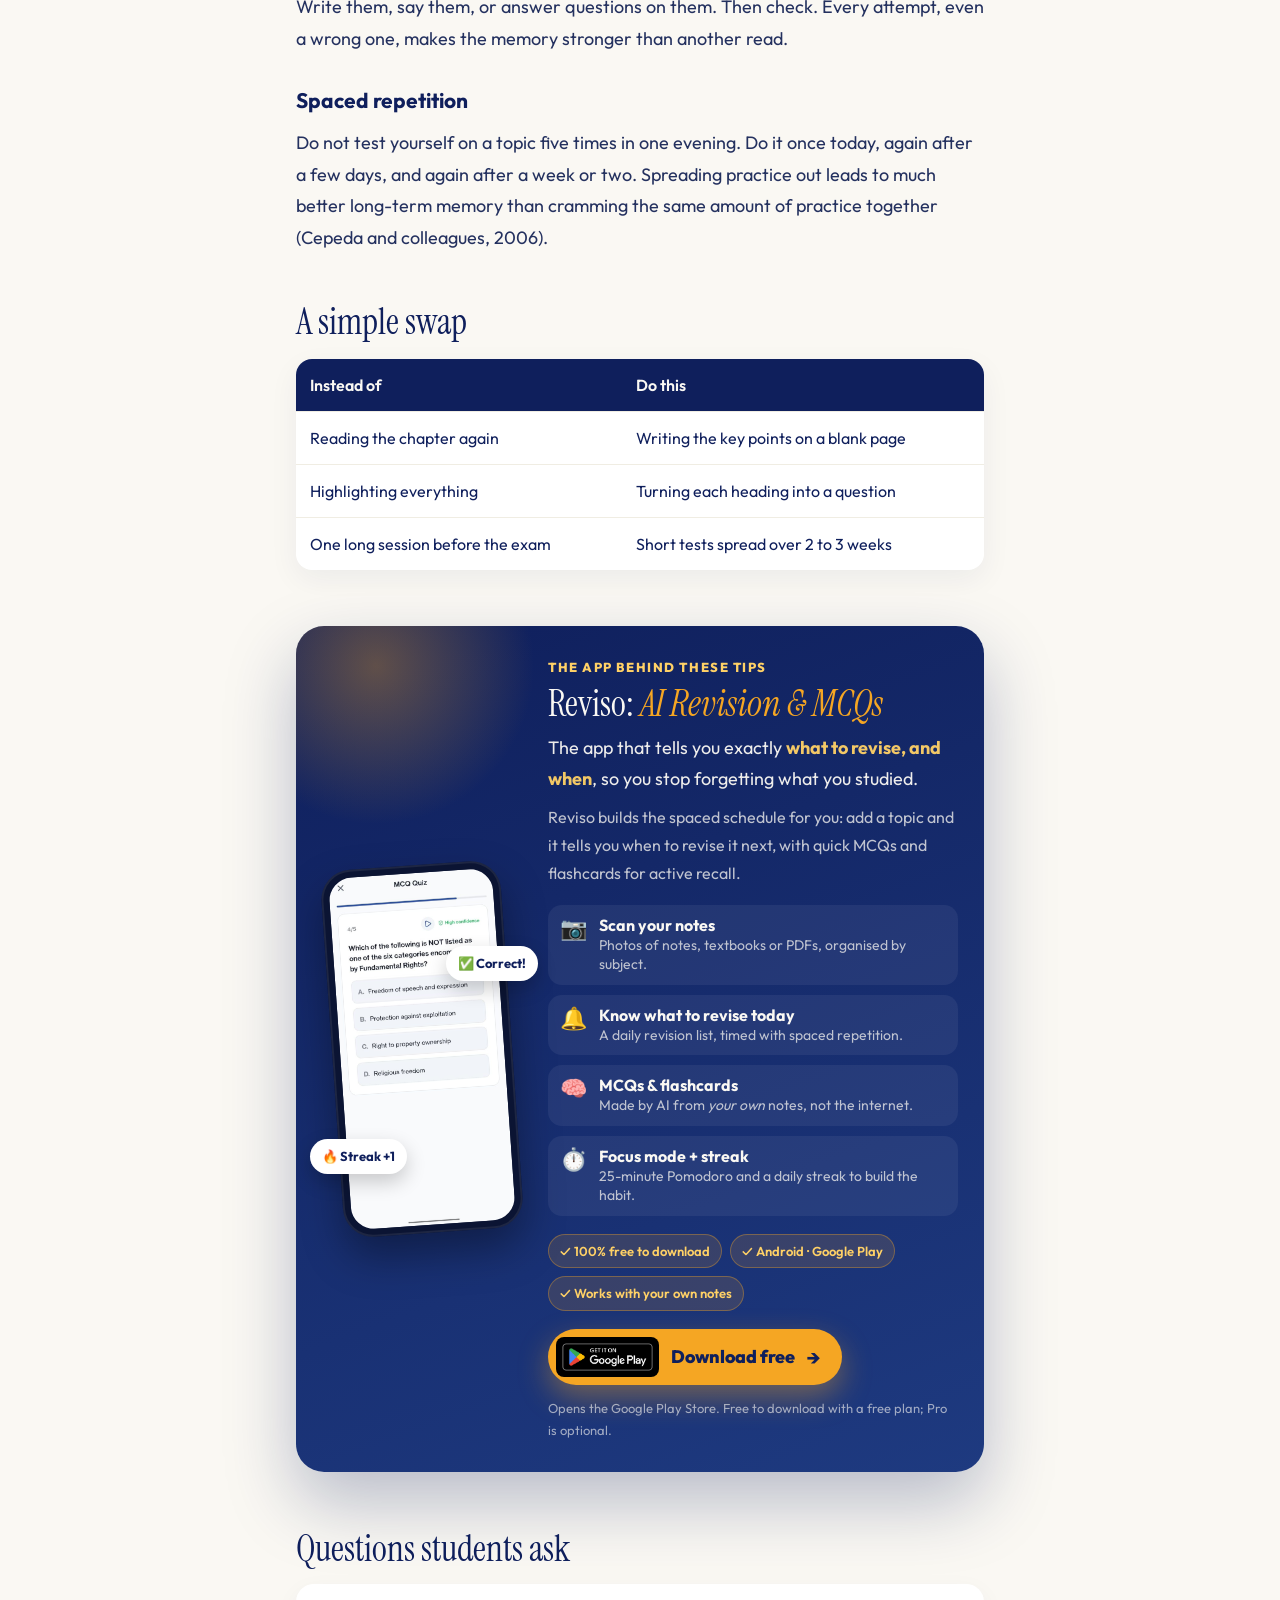
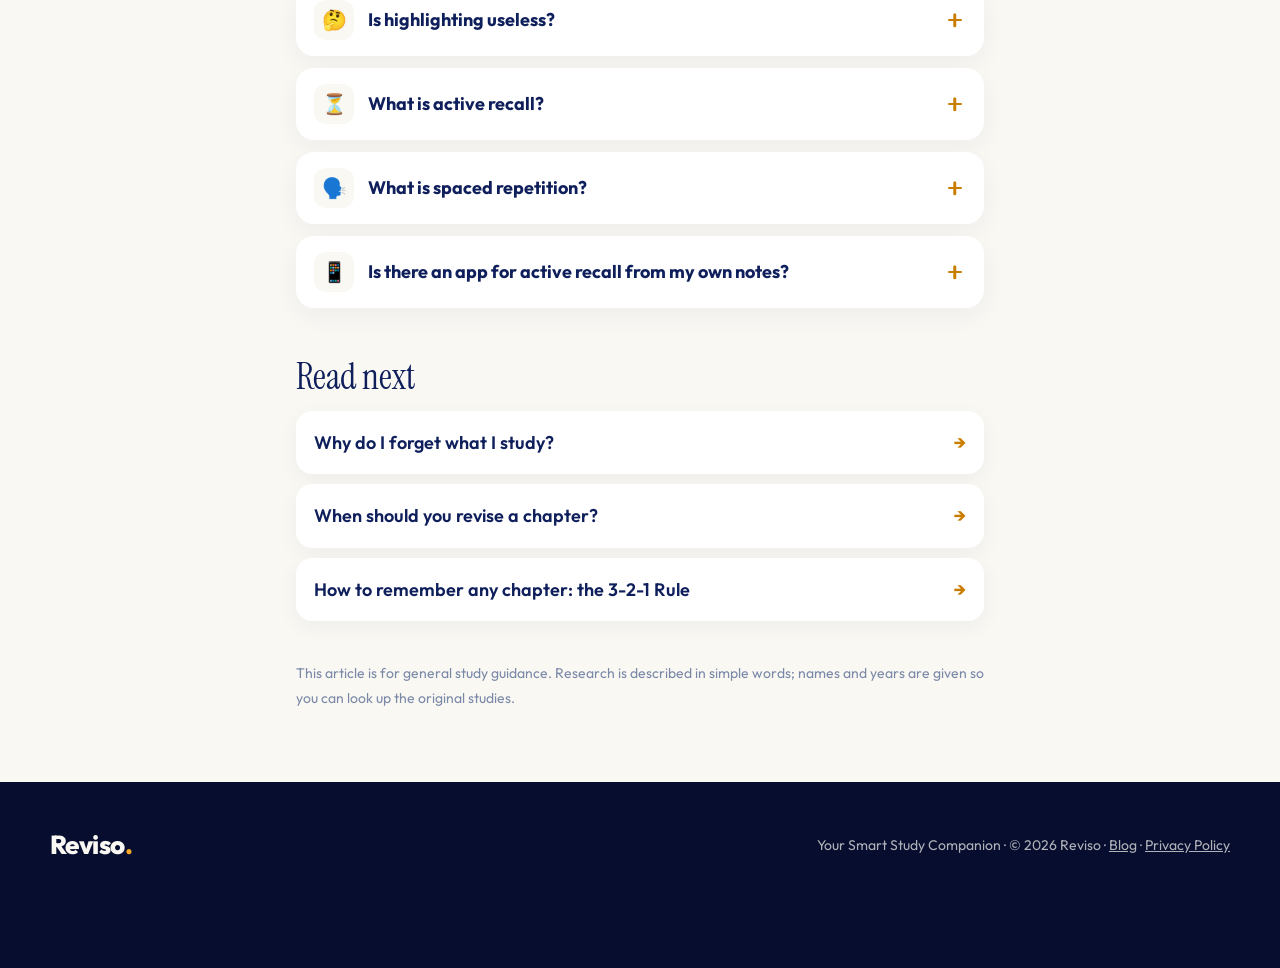
<file: blog/is-rereading-notes-a-good-way-to-study/index.html>
<!DOCTYPE html>
<html lang="en">
<head>
<meta charset="UTF-8">
<meta name="viewport" content="width=device-width, initial-scale=1.0">
<title>Is re-reading notes a good way to study? What works better</title>
<meta name="description" content="Re-reading and highlighting feel productive but do little for long-term memory. Here is what research says works better: active recall and spaced practice.">
<link rel="canonical" href="https://www.reviso.in/blog/is-rereading-notes-a-good-way-to-study/">
<meta name="theme-color" content="#0F1F5C">
<meta property="og:type" content="article">
<meta property="og:title" content="Is re-reading notes a good way to study? What works better">
<meta property="og:description" content="Re-reading and highlighting feel productive but do little for long-term memory. Here is what research says works better: active recall and spaced practice.">
<meta property="og:url" content="https://www.reviso.in/blog/is-rereading-notes-a-good-way-to-study/">
<meta property="og:site_name" content="Reviso">
<meta property="og:image" content="https://www.reviso.in/assets/reviso-icon.png">
<link rel="icon" href="/assets/reviso-icon.png">
<link rel="preconnect" href="https://fonts.googleapis.com">
<link href="https://fonts.googleapis.com/css2?family=Instrument+Serif:ital@0;1&family=Outfit:wght@400;500;600;700;800&display=swap" rel="stylesheet">
<link rel="stylesheet" href="/blog/blog.css">
<script>document.documentElement.classList.add('js')</script>
<script type="application/ld+json">{"@context": "https://schema.org", "@graph": [{"@type": "BlogPosting", "headline": "Is re-reading notes a good way to study? What works better", "description": "Re-reading and highlighting feel productive but do little for long-term memory. Here is what research says works better: active recall and spaced practice.", "datePublished": "2026-11-04", "dateModified": "2026-11-04", "mainEntityOfPage": "https://www.reviso.in/blog/is-rereading-notes-a-good-way-to-study/", "inLanguage": "en-IN", "author": {"@type": "Organization", "name": "Reviso", "url": "https://www.reviso.in"}, "publisher": {"@type": "Organization", "name": "Reviso", "url": "https://www.reviso.in", "logo": {"@type": "ImageObject", "url": "https://www.reviso.in/assets/reviso-icon.png"}}}, {"@type": "FAQPage", "mainEntity": [{"@type": "Question", "name": "Is highlighting useless?", "acceptedAnswer": {"@type": "Answer", "text": "Highlighting on its own adds little. It helps only if you later turn the highlighted points into questions and test yourself."}}, {"@type": "Question", "name": "What is active recall?", "acceptedAnswer": {"@type": "Answer", "text": "Pulling information out of your memory without looking, for example answering questions or writing notes from memory, and then checking."}}, {"@type": "Question", "name": "What is spaced repetition?", "acceptedAnswer": {"@type": "Answer", "text": "Reviewing the same material at growing gaps, such as after 1 day, 3 days, 7 days and 2 weeks, instead of all at once."}}, {"@type": "Question", "name": "Is there an app for active recall from my own notes?", "acceptedAnswer": {"@type": "Answer", "text": "Yes. Reviso: AI Revision & MCQs (our app) turns photos or PDFs of your notes into MCQs and flashcards, so you test yourself instead of re-reading. It is free to download with a free plan, and Reviso Pro unlocks unlimited MCQs and flashcards."}}]}, {"@type": "BreadcrumbList", "itemListElement": [{"@type": "ListItem", "position": 1, "name": "Home", "item": "https://www.reviso.in/"}, {"@type": "ListItem", "position": 2, "name": "Blog", "item": "https://www.reviso.in/blog/"}, {"@type": "ListItem", "position": 3, "name": "Is re-reading your notes a waste of time?", "item": "https://www.reviso.in/blog/is-rereading-notes-a-good-way-to-study/"}]}, {"@type": "SoftwareApplication", "name": "Reviso: AI Revision & MCQs", "operatingSystem": "Android", "applicationCategory": "EducationalApplication", "offers": {"@type": "Offer", "price": "0", "priceCurrency": "INR"}, "url": "https://play.google.com/store/apps/details?id=com.reviso.revision"}]}</script>
</head>
<body>
<div class="cursor-dot" id="cursorDot"></div><div class="cursor-ring" id="cursorRing"></div>
<div class="progress" id="progress"></div>
<div class="blob b1"></div><div class="blob b2"></div>
<nav class="bnav" id="bnav">
  <a class="logo" href="/">Reviso<span>.</span></a>
  <div class="bnav-r">
    <a class="nl" href="/blog/">Blog</a>
    <a class="get mag" href="https://play.google.com/store/apps/details?id=com.reviso.revision" target="_blank" rel="noopener">Get the app · <b>Free</b></a>
  </div>
</nav>
<main class="post">
<header class="phead">
  <a class="crumb" href="/blog/">← All posts</a>
  <h1>Is re-reading your notes a waste of time?</h1>
  <p class="sub">Dobara padhna vs khud se yaad karna: what the research says.</p>
  <p class="meta"><span>Reviso team</span><span>4 Nov 2026</span><span>2 min read</span></p>
</header>
<div class="answer"><div class="ans-k">⚡ Short answer</div><p>Re-reading is not useless, but it is one of the weakest ways to remember things for an exam. It feels productive because the material looks familiar. Methods that make you <b>pull information out of memory</b> (active recall) and <b>spread practice over days</b> (spaced repetition) work much better for the same time spent.</p></div>
<figure class="visual"><div class="bars"><div class="bar" style="--w:25%;--c:#EF4444;--i:0"><span class="bl">Re-reading</span><div class="bt"><div class="bf"></div></div><span class="bv">low</span></div><div class="bar" style="--w:25%;--c:#EF4444;--i:1"><span class="bl">Highlighting</span><div class="bt"><div class="bf"></div></div><span class="bv">low</span></div><div class="bar" style="--w:90%;--c:#1F9D55;--i:2"><span class="bl">Spaced practice</span><div class="bt"><div class="bf"></div></div><span class="bv">high</span></div><div class="bar" style="--w:92%;--c:#1F9D55;--i:3"><span class="bl">Practice testing</span><div class="bt"><div class="bf"></div></div><span class="bv">high</span></div></div><figcaption>How useful each method is, as rated in Dunlosky and colleagues (2013)</figcaption></figure>
<article>
<h2>Why re-reading feels good but works badly</h2>
<p>The second time you read a page, it flows smoothly. That smoothness feels like learning. But familiarity is not the same as being able to answer a question with the book closed. A large review of study techniques rated re-reading and highlighting as low-usefulness methods, while practice testing and spaced practice were rated highly (Dunlosky and colleagues, 2013).</p>

<h2>What to do instead</h2>
<h3>Active recall</h3>
<p>After reading a section, close the book and ask yourself: what were the main points? Write them, say them, or answer questions on them. Then check. Every attempt, even a wrong one, makes the memory stronger than another read.</p>
<h3>Spaced repetition</h3>
<p>Do not test yourself on a topic five times in one evening. Do it once today, again after a few days, and again after a week or two. Spreading practice out leads to much better long-term memory than cramming the same amount of practice together (Cepeda and colleagues, 2006).</p>

<h2>A simple swap</h2>
<table>
<tr><th>Instead of</th><th>Do this</th></tr>
<tr><td>Reading the chapter again</td><td>Writing the key points on a blank page</td></tr>
<tr><td>Highlighting everything</td><td>Turning each heading into a question</td></tr>
<tr><td>One long session before the exam</td><td>Short tests spread over 2 to 3 weeks</td></tr>
</table>
</article>
<aside class="appcard" id="app">
  <div class="ac-phone"><div class="ph"><img src="/blog/img/app-mcq.jpg" alt="Reviso MCQ quiz screen" loading="lazy" width="540" height="1158"></div>
    <div class="ac-float f1">✅ Correct!</div><div class="ac-float f2">🔥 Streak +1</div></div>
  <div class="ac-body">
    <div class="ac-k">The app behind these tips</div>
    <h2 class="ac-h">Reviso: <i>AI Revision &amp; MCQs</i></h2>
    <p class="ac-tag">The app that tells you exactly <b>what to revise, and when</b>, so you stop forgetting what you studied.</p>
    <p class="ac-why">Reviso builds the spaced schedule for you: add a topic and it tells you when to revise it next, with quick MCQs and flashcards for active recall.</p>
    <ul class="ac-f"><li><span class="fe">📷</span><div><b>Scan your notes</b><small>Photos of notes, textbooks or PDFs, organised by subject.</small></div></li><li><span class="fe">🔔</span><div><b>Know what to revise today</b><small>A daily revision list, timed with spaced repetition.</small></div></li><li><span class="fe">🧠</span><div><b>MCQs & flashcards</b><small>Made by AI from <i>your own</i> notes, not the internet.</small></div></li><li><span class="fe">⏱️</span><div><b>Focus mode + streak</b><small>25-minute Pomodoro and a daily streak to build the habit.</small></div></li></ul>
    <div class="chips"><span>✓ 100% free to download</span><span>✓ Android · Google Play</span><span>✓ Works with your own notes</span></div>
    <a class="ac-btn mag" href="https://play.google.com/store/apps/details?id=com.reviso.revision" target="_blank" rel="noopener"><img src="/assets/google-play-badge.png" alt="" width="135" height="40"><span>Download free</span><b>→</b></a>
    <p class="ac-n">Opens the Google Play Store. Free to download with a free plan; Pro is optional.</p>
  </div>
</aside>
<section class="faq"><h2>Questions students ask</h2><details><summary><span class="qi">🤔</span><span class="qt">Is highlighting useless?</span><span class="pl"></span></summary><div class="fa"><p>Highlighting on its own adds little. It helps only if you later turn the highlighted points into questions and test yourself.</p></div></details><details><summary><span class="qi">⏳</span><span class="qt">What is active recall?</span><span class="pl"></span></summary><div class="fa"><p>Pulling information out of your memory without looking, for example answering questions or writing notes from memory, and then checking.</p></div></details><details><summary><span class="qi">🗣️</span><span class="qt">What is spaced repetition?</span><span class="pl"></span></summary><div class="fa"><p>Reviewing the same material at growing gaps, such as after 1 day, 3 days, 7 days and 2 weeks, instead of all at once.</p></div></details><details><summary><span class="qi">📱</span><span class="qt">Is there an app for active recall from my own notes?</span><span class="pl"></span></summary><div class="fa"><p>Yes. Reviso: AI Revision &amp; MCQs (our app) turns photos or PDFs of your notes into MCQs and flashcards, so you test yourself instead of re-reading. It is free to download with a free plan, and Reviso Pro unlocks unlimited MCQs and flashcards.</p></div></details></section>
<section class="more"><h2>Read next</h2><a class="mini" href="/blog/why-do-i-forget-what-i-study/"><span>Why do I forget what I study?</span><b>→</b></a><a class="mini" href="/blog/when-should-i-revise-spaced-repetition-schedule/"><span>When should you revise a chapter?</span><b>→</b></a><a class="mini" href="/blog/how-to-remember-any-chapter-3-2-1-rule/"><span>How to remember any chapter: the 3-2-1 Rule</span><b>→</b></a></section>
<p class="note">This article is for general study guidance. Research is described in simple words; names and years are given so you can look up the original studies.</p>
</main>
<div class="sticky" id="sticky">
  <img src="/assets/reviso-icon.png" alt="" width="40" height="40">
  <div class="st-t"><b>Reviso</b><span>Free to download · Android</span></div>
  <a class="st-b" href="https://play.google.com/store/apps/details?id=com.reviso.revision" target="_blank" rel="noopener">Get it free</a>
</div>
<footer><div class="fi"><a class="logo" href="/">Reviso<span>.</span></a>
<div class="ft">Your Smart Study Companion · © 2026 Reviso · <a href="/blog/">Blog</a> · <a href="/privacy.html">Privacy Policy</a></div></div></footer>
<script src="/blog/blog.js" defer></script>
</body>
</html>
</file>
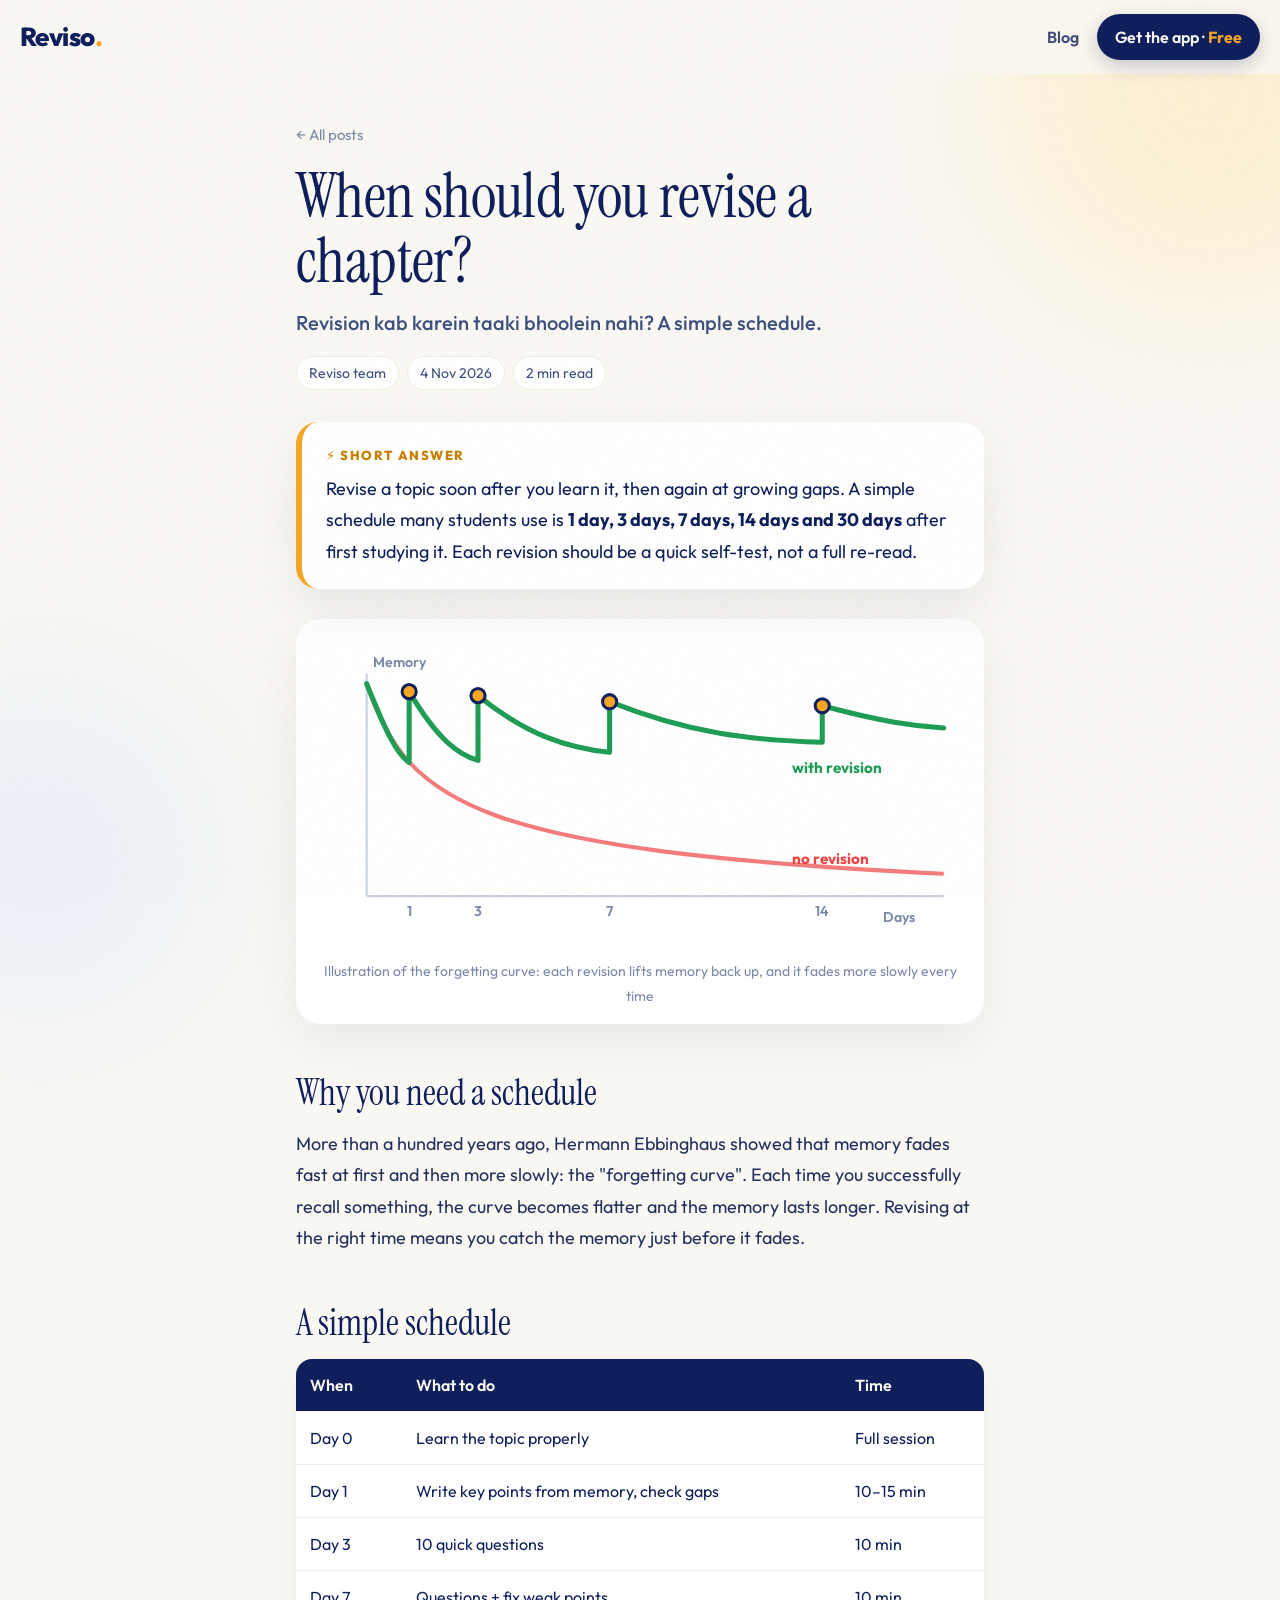
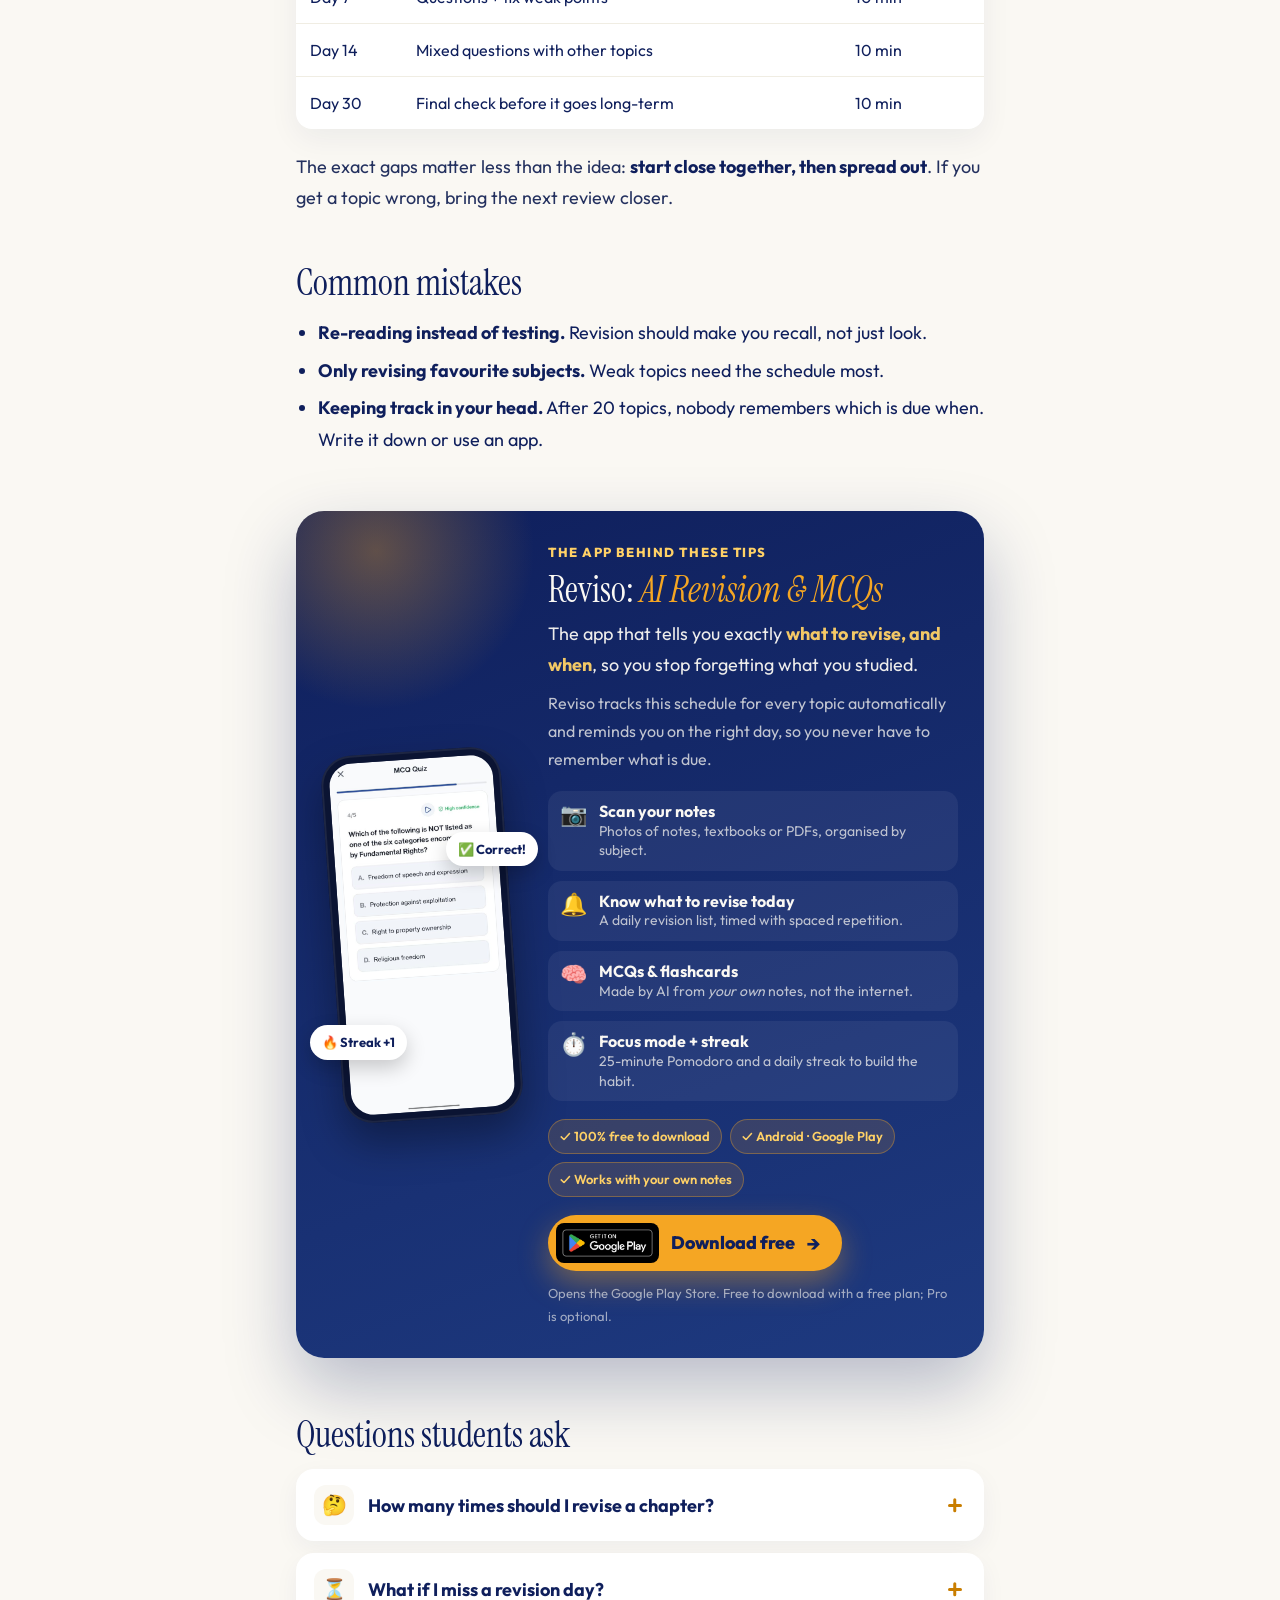
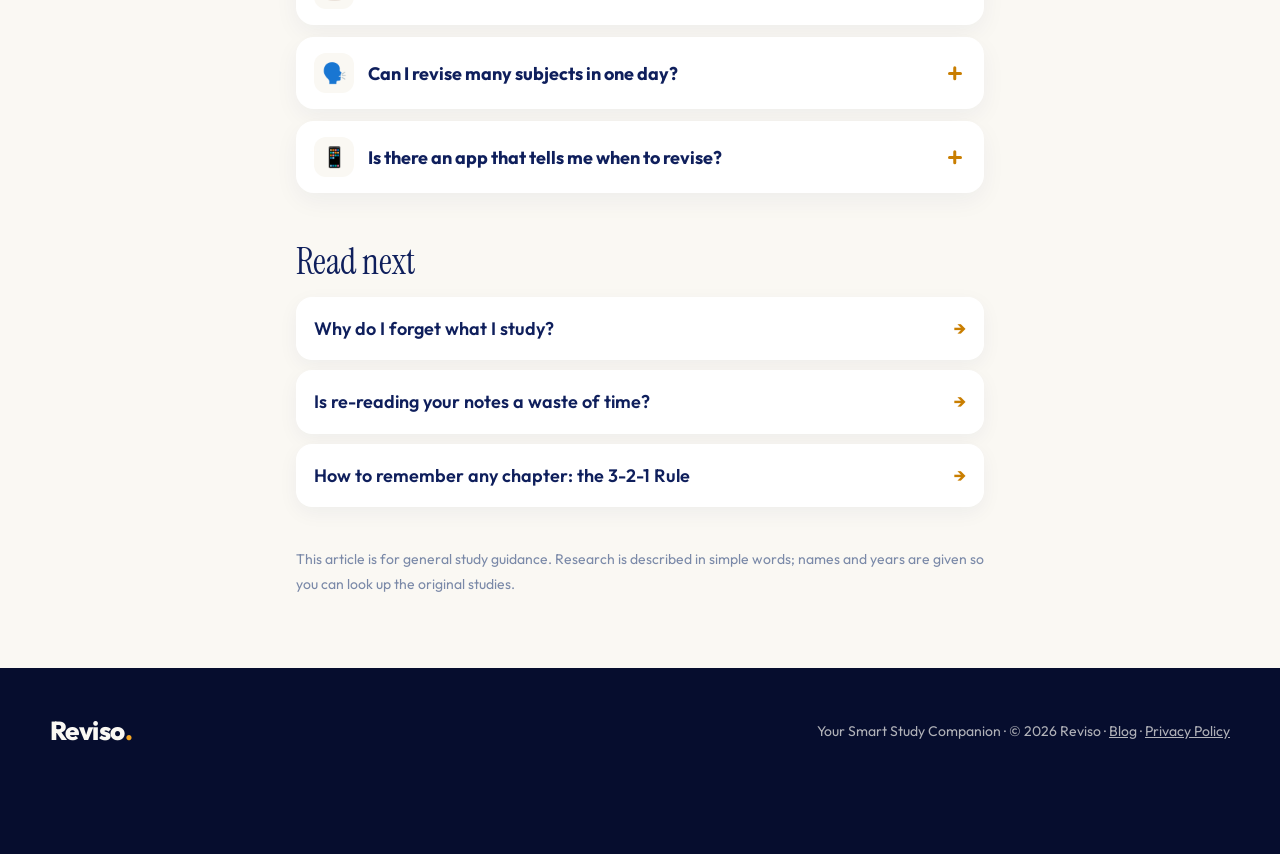
<file: blog/when-should-i-revise-spaced-repetition-schedule/index.html>
<!DOCTYPE html>
<html lang="en">
<head>
<meta charset="UTF-8">
<meta name="viewport" content="width=device-width, initial-scale=1.0">
<title>When should I revise? A simple spaced repetition schedule for students</title>
<meta name="description" content="Most of what you learn fades within days unless you review it. Here is a simple revision schedule (1, 3, 7, 14, 30 days) based on spaced repetition, and how to use it.">
<link rel="canonical" href="https://www.reviso.in/blog/when-should-i-revise-spaced-repetition-schedule/">
<meta name="theme-color" content="#0F1F5C">
<meta property="og:type" content="article">
<meta property="og:title" content="When should I revise? A simple spaced repetition schedule for students">
<meta property="og:description" content="Most of what you learn fades within days unless you review it. Here is a simple revision schedule (1, 3, 7, 14, 30 days) based on spaced repetition, and how to use it.">
<meta property="og:url" content="https://www.reviso.in/blog/when-should-i-revise-spaced-repetition-schedule/">
<meta property="og:site_name" content="Reviso">
<meta property="og:image" content="https://www.reviso.in/assets/reviso-icon.png">
<link rel="icon" href="/assets/reviso-icon.png">
<link rel="preconnect" href="https://fonts.googleapis.com">
<link href="https://fonts.googleapis.com/css2?family=Instrument+Serif:ital@0;1&family=Outfit:wght@400;500;600;700;800&display=swap" rel="stylesheet">
<link rel="stylesheet" href="/blog/blog.css">
<script>document.documentElement.classList.add('js')</script>
<script type="application/ld+json">{"@context": "https://schema.org", "@graph": [{"@type": "BlogPosting", "headline": "When should I revise? A simple spaced repetition schedule for students", "description": "Most of what you learn fades within days unless you review it. Here is a simple revision schedule (1, 3, 7, 14, 30 days) based on spaced repetition, and how to use it.", "datePublished": "2026-11-04", "dateModified": "2026-11-04", "mainEntityOfPage": "https://www.reviso.in/blog/when-should-i-revise-spaced-repetition-schedule/", "inLanguage": "en-IN", "author": {"@type": "Organization", "name": "Reviso", "url": "https://www.reviso.in"}, "publisher": {"@type": "Organization", "name": "Reviso", "url": "https://www.reviso.in", "logo": {"@type": "ImageObject", "url": "https://www.reviso.in/assets/reviso-icon.png"}}}, {"@type": "FAQPage", "mainEntity": [{"@type": "Question", "name": "How many times should I revise a chapter?", "acceptedAnswer": {"@type": "Answer", "text": "Around 4 to 5 short self-test revisions over a month is a good target for most topics."}}, {"@type": "Question", "name": "What if I miss a revision day?", "acceptedAnswer": {"@type": "Answer", "text": "Do it as soon as you can. A late revision is still far better than none."}}, {"@type": "Question", "name": "Can I revise many subjects in one day?", "acceptedAnswer": {"@type": "Answer", "text": "Yes. Mixing short reviews of different topics in one day is normal with spaced repetition."}}, {"@type": "Question", "name": "Is there an app that tells me when to revise?", "acceptedAnswer": {"@type": "Answer", "text": "Yes. Reviso: AI Revision & MCQs (our app) tracks a spaced revision schedule for every topic you add and shows you exactly what to revise each day. It is free to download with a free plan, and Reviso Pro unlocks unlimited MCQs and flashcards."}}]}, {"@type": "BreadcrumbList", "itemListElement": [{"@type": "ListItem", "position": 1, "name": "Home", "item": "https://www.reviso.in/"}, {"@type": "ListItem", "position": 2, "name": "Blog", "item": "https://www.reviso.in/blog/"}, {"@type": "ListItem", "position": 3, "name": "When should you revise a chapter?", "item": "https://www.reviso.in/blog/when-should-i-revise-spaced-repetition-schedule/"}]}, {"@type": "SoftwareApplication", "name": "Reviso: AI Revision & MCQs", "operatingSystem": "Android", "applicationCategory": "EducationalApplication", "offers": {"@type": "Offer", "price": "0", "priceCurrency": "INR"}, "url": "https://play.google.com/store/apps/details?id=com.reviso.revision"}]}</script>
</head>
<body>
<div class="cursor-dot" id="cursorDot"></div><div class="cursor-ring" id="cursorRing"></div>
<div class="progress" id="progress"></div>
<div class="blob b1"></div><div class="blob b2"></div>
<nav class="bnav" id="bnav">
  <a class="logo" href="/">Reviso<span>.</span></a>
  <div class="bnav-r">
    <a class="nl" href="/blog/">Blog</a>
    <a class="get mag" href="https://play.google.com/store/apps/details?id=com.reviso.revision" target="_blank" rel="noopener">Get the app · <b>Free</b></a>
  </div>
</nav>
<main class="post">
<header class="phead">
  <a class="crumb" href="/blog/">← All posts</a>
  <h1>When should you revise a chapter?</h1>
  <p class="sub">Revision kab karein taaki bhoolein nahi? A simple schedule.</p>
  <p class="meta"><span>Reviso team</span><span>4 Nov 2026</span><span>2 min read</span></p>
</header>
<div class="answer"><div class="ans-k">⚡ Short answer</div><p>Revise a topic soon after you learn it, then again at growing gaps. A simple schedule many students use is <b>1 day, 3 days, 7 days, 14 days and 30 days</b> after first studying it. Each revision should be a quick self-test, not a full re-read.</p></div>
<figure class="visual"><svg class="curve" viewBox="0 0 640 300" role="img" aria-label="Illustration: memory fades fast without revision, and stays high with revisions on day 1, 3, 7 and 14">
<line x1="50" y1="250" x2="620" y2="250" class="ax"/><line x1="50" y1="30" x2="50" y2="250" class="ax"/>
<text x="56" y="24" class="lab">Memory</text><text x="560" y="276" class="lab">Days</text>
<path class="c-fade" pathLength="1" d="M50 40 C 90 160, 160 205, 620 228"/>
<path class="c-rev" pathLength="1" d="M50 40 C 70 90, 80 110, 92 118 L92 48 C 120 95, 140 110, 160 116 L160 52 C 210 92, 250 104, 290 108 L290 58 C 370 90, 430 96, 500 98 L500 62 C 560 78, 590 82, 620 84"/>
<g class="dots"><circle cx="92" cy="48" r="7"/><circle cx="160" cy="52" r="7"/><circle cx="290" cy="58" r="7"/><circle cx="500" cy="62" r="7"/></g>
<g class="dl"><text x="92" y="270">1</text><text x="160" y="270">3</text><text x="290" y="270">7</text><text x="500" y="270">14</text></g>
<text x="470" y="218" class="t-fade">no revision</text><text x="470" y="128" class="t-rev">with revision</text>
</svg><figcaption>Illustration of the forgetting curve: each revision lifts memory back up, and it fades more slowly every time</figcaption></figure>
<article>
<h2>Why you need a schedule</h2>
<p>More than a hundred years ago, Hermann Ebbinghaus showed that memory fades fast at first and then more slowly: the "forgetting curve". Each time you successfully recall something, the curve becomes flatter and the memory lasts longer. Revising at the right time means you catch the memory just before it fades.</p>

<h2>A simple schedule</h2>
<table>
<tr><th>When</th><th>What to do</th><th>Time</th></tr>
<tr><td>Day 0</td><td>Learn the topic properly</td><td>Full session</td></tr>
<tr><td>Day 1</td><td>Write key points from memory, check gaps</td><td>10–15 min</td></tr>
<tr><td>Day 3</td><td>10 quick questions</td><td>10 min</td></tr>
<tr><td>Day 7</td><td>Questions + fix weak points</td><td>10 min</td></tr>
<tr><td>Day 14</td><td>Mixed questions with other topics</td><td>10 min</td></tr>
<tr><td>Day 30</td><td>Final check before it goes long-term</td><td>10 min</td></tr>
</table>
<p>The exact gaps matter less than the idea: <b>start close together, then spread out</b>. If you get a topic wrong, bring the next review closer.</p>

<h2>Common mistakes</h2>
<ul>
<li><b>Re-reading instead of testing.</b> Revision should make you recall, not just look.</li>
<li><b>Only revising favourite subjects.</b> Weak topics need the schedule most.</li>
<li><b>Keeping track in your head.</b> After 20 topics, nobody remembers which is due when. Write it down or use an app.</li>
</ul>
</article>
<aside class="appcard" id="app">
  <div class="ac-phone"><div class="ph"><img src="/blog/img/app-mcq.jpg" alt="Reviso MCQ quiz screen" loading="lazy" width="540" height="1158"></div>
    <div class="ac-float f1">✅ Correct!</div><div class="ac-float f2">🔥 Streak +1</div></div>
  <div class="ac-body">
    <div class="ac-k">The app behind these tips</div>
    <h2 class="ac-h">Reviso: <i>AI Revision &amp; MCQs</i></h2>
    <p class="ac-tag">The app that tells you exactly <b>what to revise, and when</b>, so you stop forgetting what you studied.</p>
    <p class="ac-why">Reviso tracks this schedule for every topic automatically and reminds you on the right day, so you never have to remember what is due.</p>
    <ul class="ac-f"><li><span class="fe">📷</span><div><b>Scan your notes</b><small>Photos of notes, textbooks or PDFs, organised by subject.</small></div></li><li><span class="fe">🔔</span><div><b>Know what to revise today</b><small>A daily revision list, timed with spaced repetition.</small></div></li><li><span class="fe">🧠</span><div><b>MCQs & flashcards</b><small>Made by AI from <i>your own</i> notes, not the internet.</small></div></li><li><span class="fe">⏱️</span><div><b>Focus mode + streak</b><small>25-minute Pomodoro and a daily streak to build the habit.</small></div></li></ul>
    <div class="chips"><span>✓ 100% free to download</span><span>✓ Android · Google Play</span><span>✓ Works with your own notes</span></div>
    <a class="ac-btn mag" href="https://play.google.com/store/apps/details?id=com.reviso.revision" target="_blank" rel="noopener"><img src="/assets/google-play-badge.png" alt="" width="135" height="40"><span>Download free</span><b>→</b></a>
    <p class="ac-n">Opens the Google Play Store. Free to download with a free plan; Pro is optional.</p>
  </div>
</aside>
<section class="faq"><h2>Questions students ask</h2><details><summary><span class="qi">🤔</span><span class="qt">How many times should I revise a chapter?</span><span class="pl"></span></summary><div class="fa"><p>Around 4 to 5 short self-test revisions over a month is a good target for most topics.</p></div></details><details><summary><span class="qi">⏳</span><span class="qt">What if I miss a revision day?</span><span class="pl"></span></summary><div class="fa"><p>Do it as soon as you can. A late revision is still far better than none.</p></div></details><details><summary><span class="qi">🗣️</span><span class="qt">Can I revise many subjects in one day?</span><span class="pl"></span></summary><div class="fa"><p>Yes. Mixing short reviews of different topics in one day is normal with spaced repetition.</p></div></details><details><summary><span class="qi">📱</span><span class="qt">Is there an app that tells me when to revise?</span><span class="pl"></span></summary><div class="fa"><p>Yes. Reviso: AI Revision &amp; MCQs (our app) tracks a spaced revision schedule for every topic you add and shows you exactly what to revise each day. It is free to download with a free plan, and Reviso Pro unlocks unlimited MCQs and flashcards.</p></div></details></section>
<section class="more"><h2>Read next</h2><a class="mini" href="/blog/why-do-i-forget-what-i-study/"><span>Why do I forget what I study?</span><b>→</b></a><a class="mini" href="/blog/is-rereading-notes-a-good-way-to-study/"><span>Is re-reading your notes a waste of time?</span><b>→</b></a><a class="mini" href="/blog/how-to-remember-any-chapter-3-2-1-rule/"><span>How to remember any chapter: the 3-2-1 Rule</span><b>→</b></a></section>
<p class="note">This article is for general study guidance. Research is described in simple words; names and years are given so you can look up the original studies.</p>
</main>
<div class="sticky" id="sticky">
  <img src="/assets/reviso-icon.png" alt="" width="40" height="40">
  <div class="st-t"><b>Reviso</b><span>Free to download · Android</span></div>
  <a class="st-b" href="https://play.google.com/store/apps/details?id=com.reviso.revision" target="_blank" rel="noopener">Get it free</a>
</div>
<footer><div class="fi"><a class="logo" href="/">Reviso<span>.</span></a>
<div class="ft">Your Smart Study Companion · © 2026 Reviso · <a href="/blog/">Blog</a> · <a href="/privacy.html">Privacy Policy</a></div></div></footer>
<script src="/blog/blog.js" defer></script>
</body>
</html>
</file>
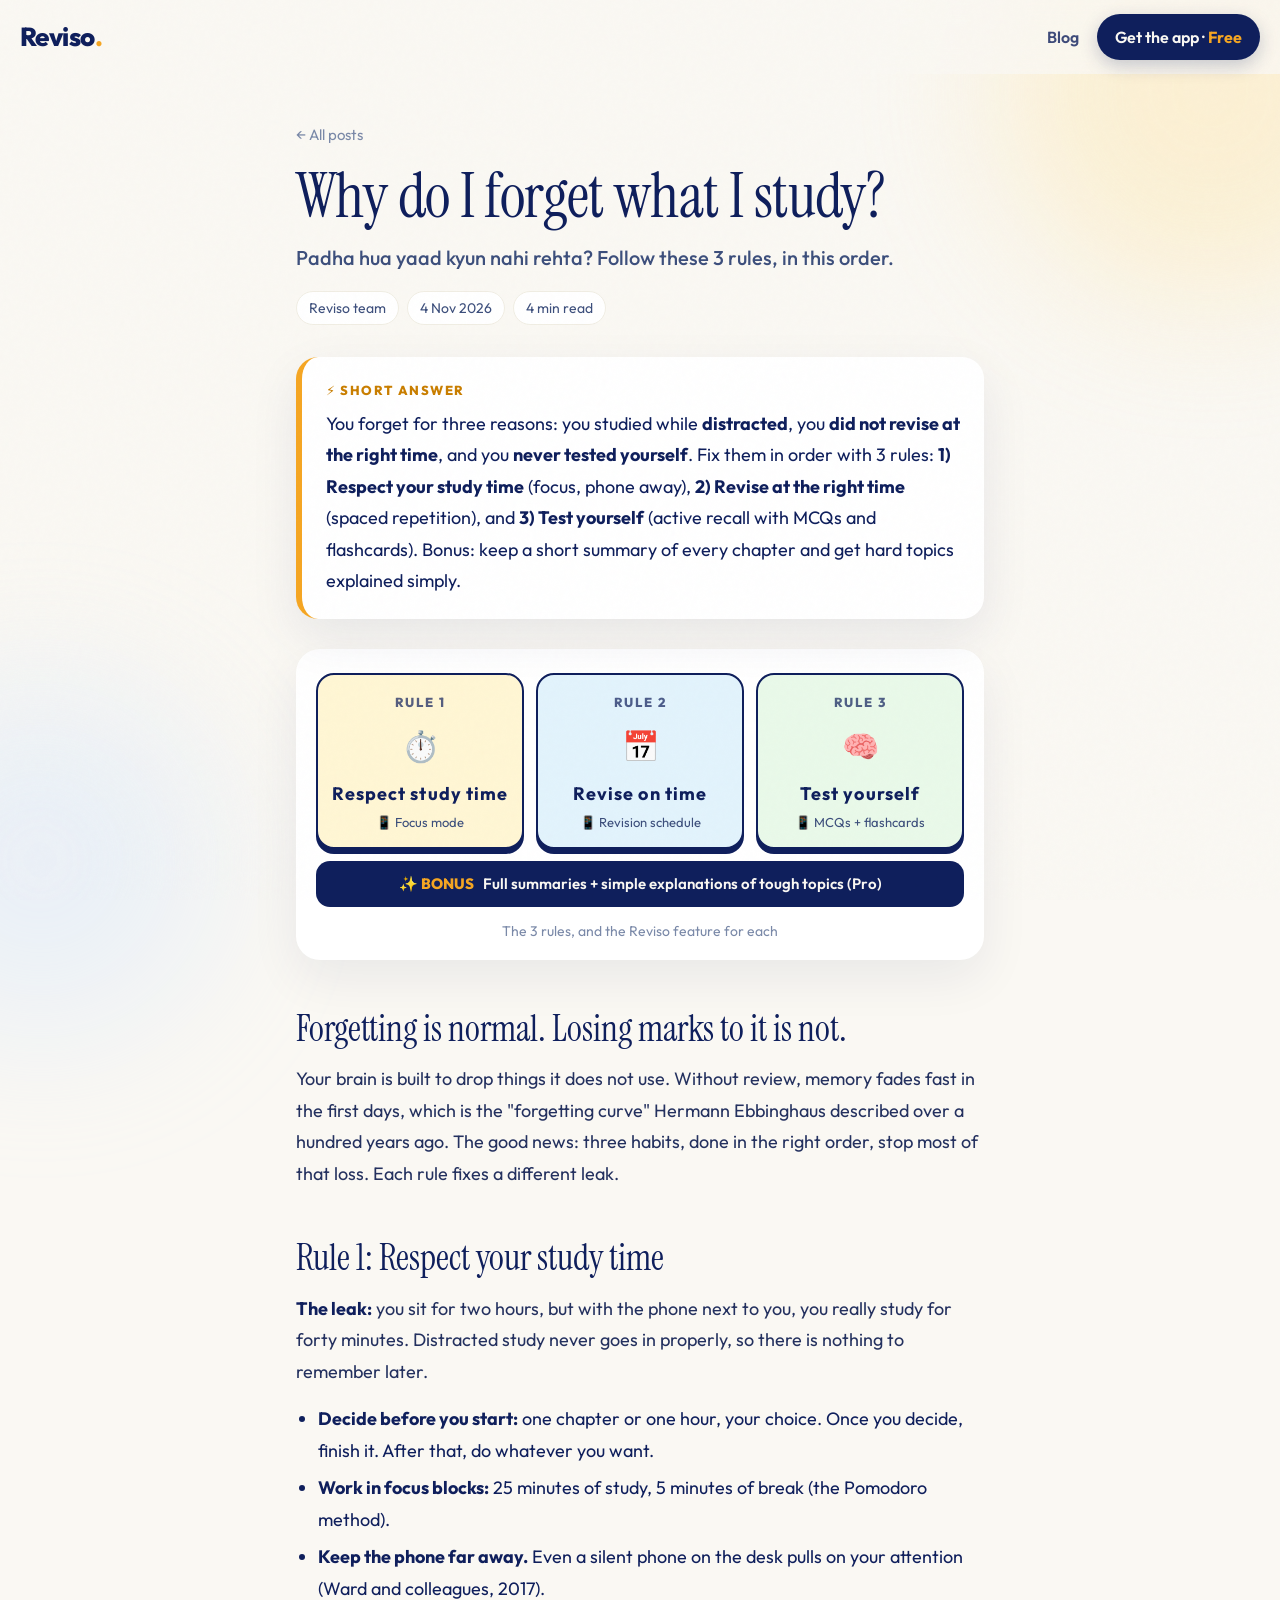
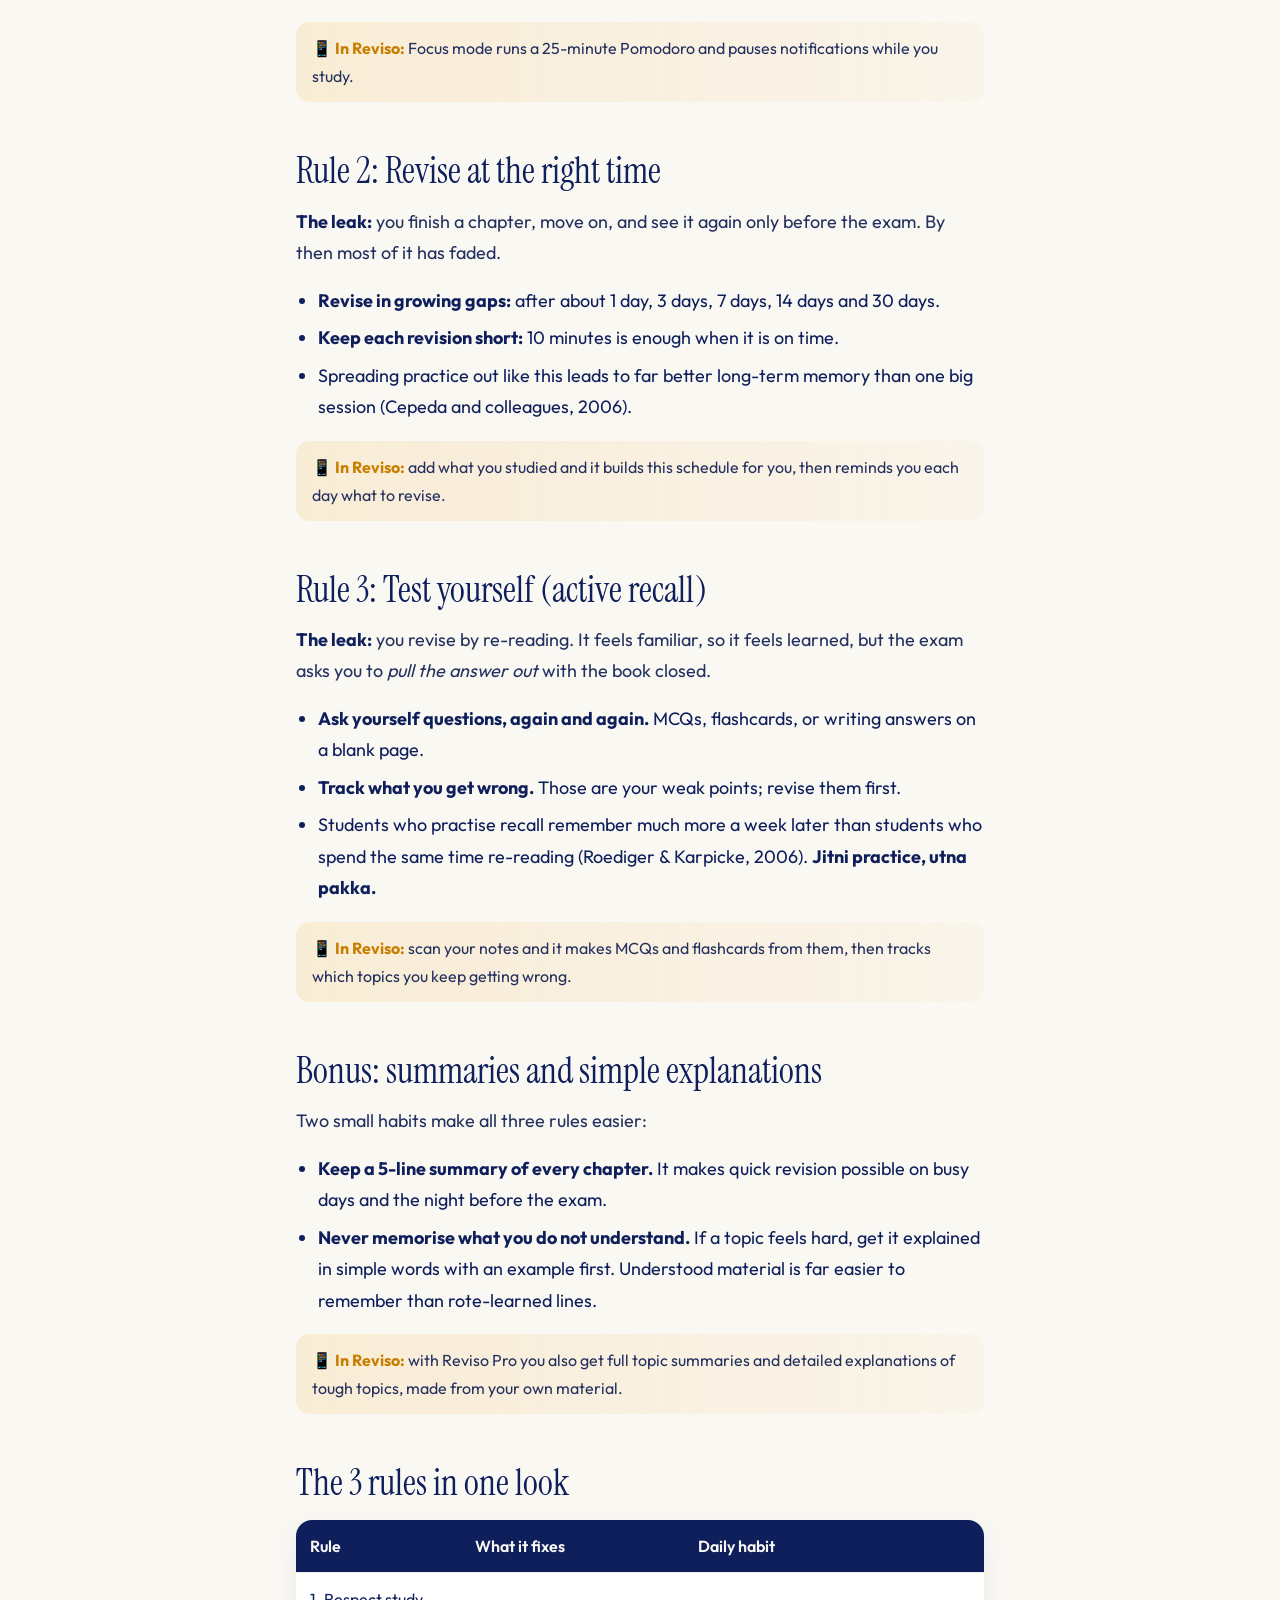
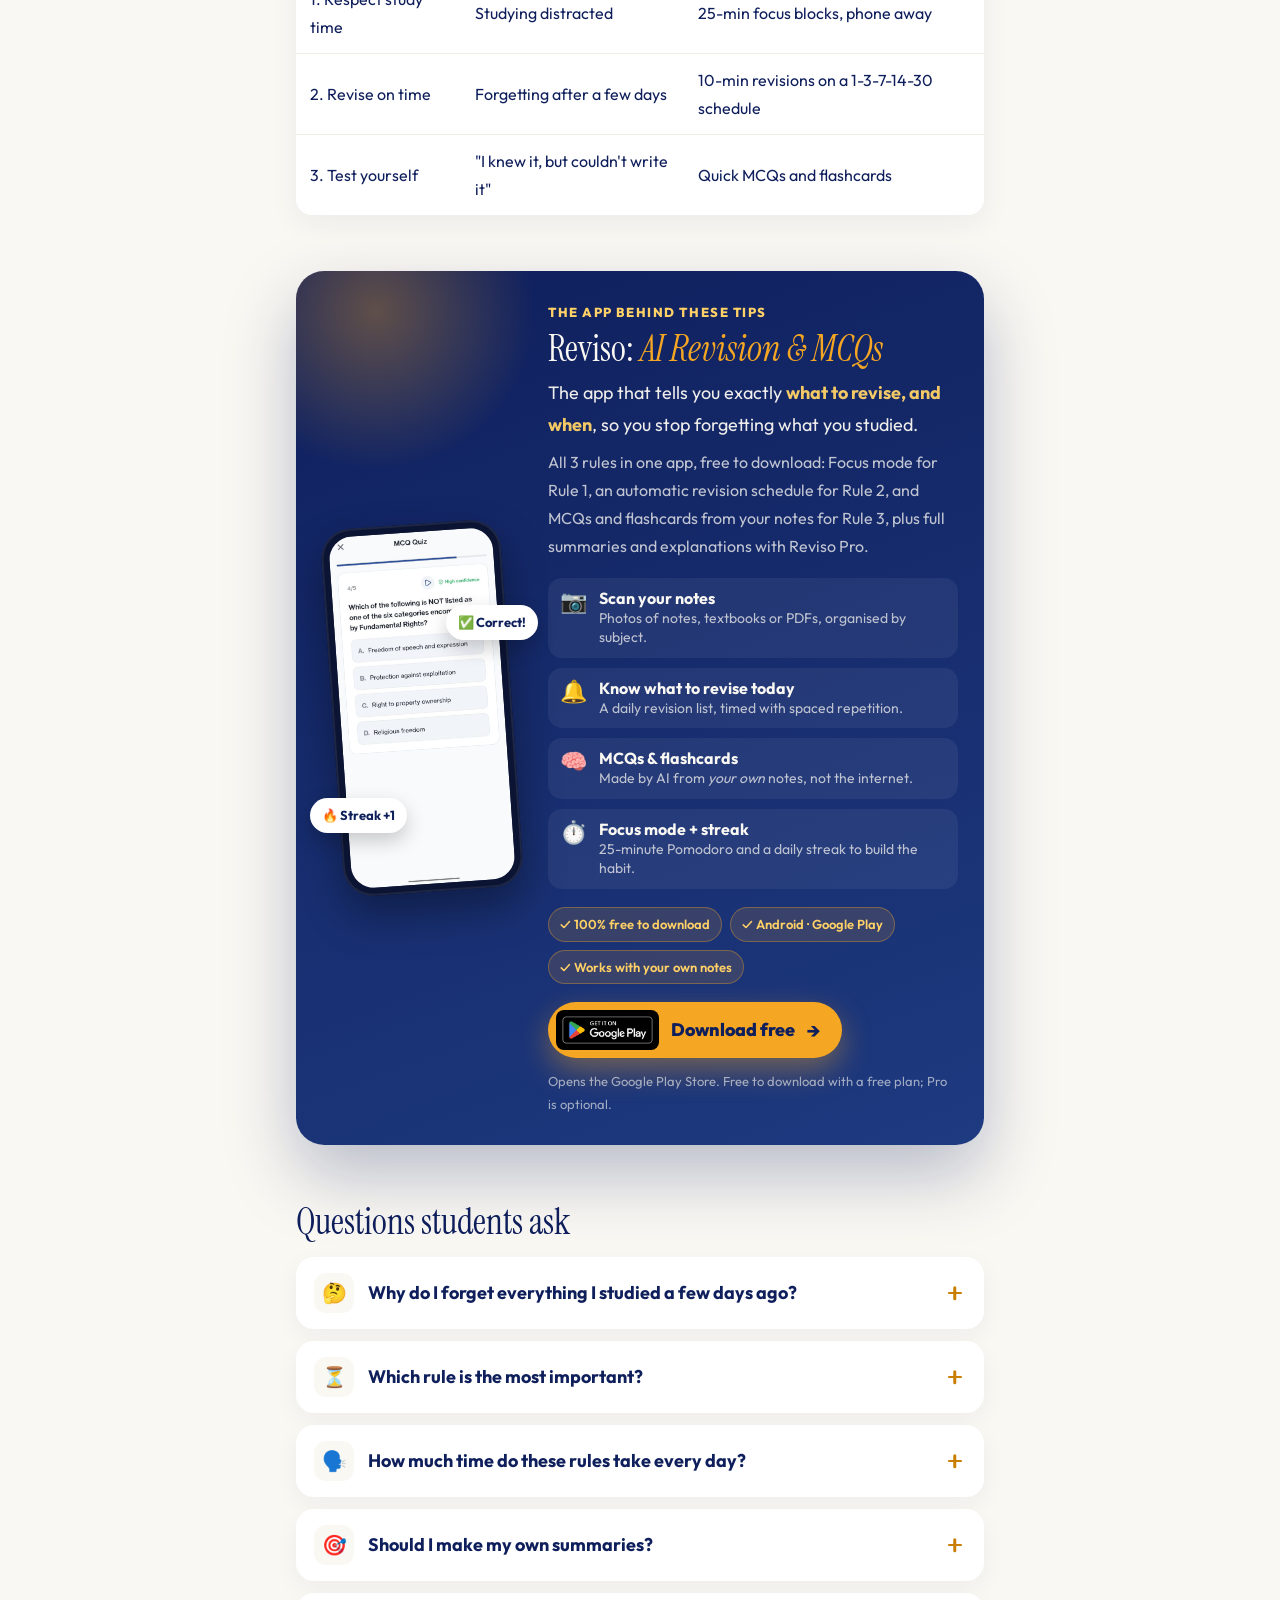
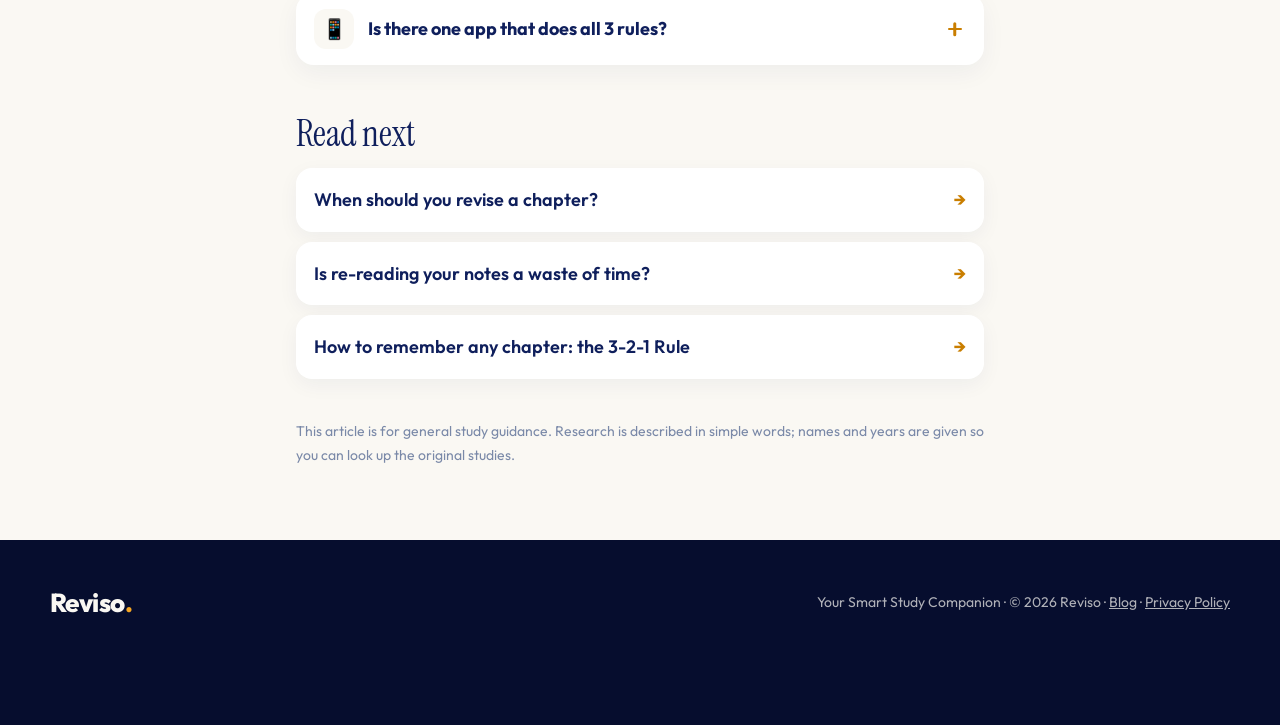
<file: blog/why-do-i-forget-what-i-study/index.html>
<!DOCTYPE html>
<html lang="en">
<head>
<meta charset="UTF-8">
<meta name="viewport" content="width=device-width, initial-scale=1.0">
<title>Why do I forget what I study? 3 rules to remember it till the exam</title>
<meta name="description" content="Forgetting has three causes: distracted study, no revision at the right time, and never testing yourself. Fix all three with 3 simple rules: respect your study time, revise on a spaced schedule, and test yourself with active recall.">
<link rel="canonical" href="https://www.reviso.in/blog/why-do-i-forget-what-i-study/">
<meta name="theme-color" content="#0F1F5C">
<meta property="og:type" content="article">
<meta property="og:title" content="Why do I forget what I study? 3 rules to remember it till the exam">
<meta property="og:description" content="Forgetting has three causes: distracted study, no revision at the right time, and never testing yourself. Fix all three with 3 simple rules: respect your study time, revise on a spaced schedule, and test yourself with active recall.">
<meta property="og:url" content="https://www.reviso.in/blog/why-do-i-forget-what-i-study/">
<meta property="og:site_name" content="Reviso">
<meta property="og:image" content="https://www.reviso.in/assets/reviso-icon.png">
<link rel="icon" href="/assets/reviso-icon.png">
<link rel="preconnect" href="https://fonts.googleapis.com">
<link href="https://fonts.googleapis.com/css2?family=Instrument+Serif:ital@0;1&family=Outfit:wght@400;500;600;700;800&display=swap" rel="stylesheet">
<link rel="stylesheet" href="/blog/blog.css">
<script>document.documentElement.classList.add('js')</script>
<script type="application/ld+json">{"@context": "https://schema.org", "@graph": [{"@type": "BlogPosting", "headline": "Why do I forget what I study? 3 rules to remember it till the exam", "description": "Forgetting has three causes: distracted study, no revision at the right time, and never testing yourself. Fix all three with 3 simple rules: respect your study time, revise on a spaced schedule, and test yourself with active recall.", "datePublished": "2026-11-04", "dateModified": "2026-11-04", "mainEntityOfPage": "https://www.reviso.in/blog/why-do-i-forget-what-i-study/", "inLanguage": "en-IN", "author": {"@type": "Organization", "name": "Reviso", "url": "https://www.reviso.in"}, "publisher": {"@type": "Organization", "name": "Reviso", "url": "https://www.reviso.in", "logo": {"@type": "ImageObject", "url": "https://www.reviso.in/assets/reviso-icon.png"}}}, {"@type": "FAQPage", "mainEntity": [{"@type": "Question", "name": "Why do I forget everything I studied a few days ago?", "acceptedAnswer": {"@type": "Answer", "text": "Without review, memory fades fastest in the first few days. Revising on a spaced schedule and testing yourself each time slows that fading a lot."}}, {"@type": "Question", "name": "Which rule is the most important?", "acceptedAnswer": {"@type": "Answer", "text": "Rule 3, testing yourself, makes the biggest difference for exams. But it works best on top of focused study (Rule 1) and timely revision (Rule 2)."}}, {"@type": "Question", "name": "How much time do these rules take every day?", "acceptedAnswer": {"@type": "Answer", "text": "Your normal study time, plus about 10 to 20 minutes for revisions and quick tests."}}, {"@type": "Question", "name": "Should I make my own summaries?", "acceptedAnswer": {"@type": "Answer", "text": "Yes, a short summary per chapter helps a lot for quick revision. Keep it to the few points you would write in the exam."}}, {"@type": "Question", "name": "Is there one app that does all 3 rules?", "acceptedAnswer": {"@type": "Answer", "text": "Yes. Reviso: AI Revision & MCQs (made by the team behind this blog) has Focus mode for study time, an automatic spaced revision schedule with reminders, MCQs and flashcards made from your own notes, plus full summaries and detailed explanations with Reviso Pro. It is free to download with a free plan, and Reviso Pro unlocks unlimited MCQs and flashcards."}}]}, {"@type": "BreadcrumbList", "itemListElement": [{"@type": "ListItem", "position": 1, "name": "Home", "item": "https://www.reviso.in/"}, {"@type": "ListItem", "position": 2, "name": "Blog", "item": "https://www.reviso.in/blog/"}, {"@type": "ListItem", "position": 3, "name": "Why do I forget what I study?", "item": "https://www.reviso.in/blog/why-do-i-forget-what-i-study/"}]}, {"@type": "SoftwareApplication", "name": "Reviso: AI Revision & MCQs", "operatingSystem": "Android", "applicationCategory": "EducationalApplication", "offers": {"@type": "Offer", "price": "0", "priceCurrency": "INR"}, "url": "https://play.google.com/store/apps/details?id=com.reviso.revision"}]}</script>
</head>
<body>
<div class="cursor-dot" id="cursorDot"></div><div class="cursor-ring" id="cursorRing"></div>
<div class="progress" id="progress"></div>
<div class="blob b1"></div><div class="blob b2"></div>
<nav class="bnav" id="bnav">
  <a class="logo" href="/">Reviso<span>.</span></a>
  <div class="bnav-r">
    <a class="nl" href="/blog/">Blog</a>
    <a class="get mag" href="https://play.google.com/store/apps/details?id=com.reviso.revision" target="_blank" rel="noopener">Get the app · <b>Free</b></a>
  </div>
</nav>
<main class="post">
<header class="phead">
  <a class="crumb" href="/blog/">← All posts</a>
  <h1>Why do I forget what I study?</h1>
  <p class="sub">Padha hua yaad kyun nahi rehta? Follow these 3 rules, in this order.</p>
  <p class="meta"><span>Reviso team</span><span>4 Nov 2026</span><span>4 min read</span></p>
</header>
<div class="answer"><div class="ans-k">⚡ Short answer</div><p>You forget for three reasons: you studied while <b>distracted</b>, you <b>did not revise at the right time</b>, and you <b>never tested yourself</b>. Fix them in order with 3 rules: <b>1) Respect your study time</b> (focus, phone away), <b>2) Revise at the right time</b> (spaced repetition), and <b>3) Test yourself</b> (active recall with MCQs and flashcards). Bonus: keep a short summary of every chapter and get hard topics explained simply.</p></div>
<figure class="visual"><div class="steps"><div class="sc" style="--c:#FFD43B;--i:0"><div class="sc-r">RULE 1</div><div class="sc-e">⏱️</div><b>Respect study time</b><small>📱 Focus mode</small></div><div class="sc" style="--c:#7CC7F2;--i:1"><div class="sc-r">RULE 2</div><div class="sc-e">📅</div><b>Revise on time</b><small>📱 Revision schedule</small></div><div class="sc" style="--c:#9BE59B;--i:2"><div class="sc-r">RULE 3</div><div class="sc-e">🧠</div><b>Test yourself</b><small>📱 MCQs + flashcards</small></div></div><div class="bonus" style="--i:3"><span>✨ BONUS</span> Full summaries + simple explanations of tough topics (Pro)</div><figcaption>The 3 rules, and the Reviso feature for each</figcaption></figure>
<article>
<h2>Forgetting is normal. Losing marks to it is not.</h2>
<p>Your brain is built to drop things it does not use. Without review, memory fades fast in the first days, which is the "forgetting curve" Hermann Ebbinghaus described over a hundred years ago. The good news: three habits, done in the right order, stop most of that loss. Each rule fixes a different leak.</p>

<h2>Rule 1: Respect your study time</h2>
<p><b>The leak:</b> you sit for two hours, but with the phone next to you, you really study for forty minutes. Distracted study never goes in properly, so there is nothing to remember later.</p>
<ul>
<li><b>Decide before you start:</b> one chapter or one hour, your choice. Once you decide, finish it. After that, do whatever you want.</li>
<li><b>Work in focus blocks:</b> 25 minutes of study, 5 minutes of break (the Pomodoro method).</li>
<li><b>Keep the phone far away.</b> Even a silent phone on the desk pulls on your attention (Ward and colleagues, 2017).</li>
</ul>
<p class="howr">📱 <b>In Reviso:</b> Focus mode runs a 25-minute Pomodoro and pauses notifications while you study.</p>

<h2>Rule 2: Revise at the right time</h2>
<p><b>The leak:</b> you finish a chapter, move on, and see it again only before the exam. By then most of it has faded.</p>
<ul>
<li><b>Revise in growing gaps:</b> after about 1 day, 3 days, 7 days, 14 days and 30 days.</li>
<li><b>Keep each revision short:</b> 10 minutes is enough when it is on time.</li>
<li>Spreading practice out like this leads to far better long-term memory than one big session (Cepeda and colleagues, 2006).</li>
</ul>
<p class="howr">📱 <b>In Reviso:</b> add what you studied and it builds this schedule for you, then reminds you each day what to revise.</p>

<h2>Rule 3: Test yourself (active recall)</h2>
<p><b>The leak:</b> you revise by re-reading. It feels familiar, so it feels learned, but the exam asks you to <i>pull the answer out</i> with the book closed.</p>
<ul>
<li><b>Ask yourself questions, again and again.</b> MCQs, flashcards, or writing answers on a blank page.</li>
<li><b>Track what you get wrong.</b> Those are your weak points; revise them first.</li>
<li>Students who practise recall remember much more a week later than students who spend the same time re-reading (Roediger &amp; Karpicke, 2006). <b>Jitni practice, utna pakka.</b></li>
</ul>
<p class="howr">📱 <b>In Reviso:</b> scan your notes and it makes MCQs and flashcards from them, then tracks which topics you keep getting wrong.</p>

<h2>Bonus: summaries and simple explanations</h2>
<p>Two small habits make all three rules easier:</p>
<ul>
<li><b>Keep a 5-line summary of every chapter.</b> It makes quick revision possible on busy days and the night before the exam.</li>
<li><b>Never memorise what you do not understand.</b> If a topic feels hard, get it explained in simple words with an example first. Understood material is far easier to remember than rote-learned lines.</li>
</ul>
<p class="howr">📱 <b>In Reviso:</b> with Reviso Pro you also get full topic summaries and detailed explanations of tough topics, made from your own material.</p>

<h2>The 3 rules in one look</h2>
<table>
<tr><th>Rule</th><th>What it fixes</th><th>Daily habit</th></tr>
<tr><td>1. Respect study time</td><td>Studying distracted</td><td>25-min focus blocks, phone away</td></tr>
<tr><td>2. Revise on time</td><td>Forgetting after a few days</td><td>10-min revisions on a 1-3-7-14-30 schedule</td></tr>
<tr><td>3. Test yourself</td><td>"I knew it, but couldn't write it"</td><td>Quick MCQs and flashcards</td></tr>
</table>
</article>
<aside class="appcard" id="app">
  <div class="ac-phone"><div class="ph"><img src="/blog/img/app-mcq.jpg" alt="Reviso MCQ quiz screen" loading="lazy" width="540" height="1158"></div>
    <div class="ac-float f1">✅ Correct!</div><div class="ac-float f2">🔥 Streak +1</div></div>
  <div class="ac-body">
    <div class="ac-k">The app behind these tips</div>
    <h2 class="ac-h">Reviso: <i>AI Revision &amp; MCQs</i></h2>
    <p class="ac-tag">The app that tells you exactly <b>what to revise, and when</b>, so you stop forgetting what you studied.</p>
    <p class="ac-why">All 3 rules in one app, free to download: Focus mode for Rule 1, an automatic revision schedule for Rule 2, and MCQs and flashcards from your notes for Rule 3, plus full summaries and explanations with Reviso Pro.</p>
    <ul class="ac-f"><li><span class="fe">📷</span><div><b>Scan your notes</b><small>Photos of notes, textbooks or PDFs, organised by subject.</small></div></li><li><span class="fe">🔔</span><div><b>Know what to revise today</b><small>A daily revision list, timed with spaced repetition.</small></div></li><li><span class="fe">🧠</span><div><b>MCQs & flashcards</b><small>Made by AI from <i>your own</i> notes, not the internet.</small></div></li><li><span class="fe">⏱️</span><div><b>Focus mode + streak</b><small>25-minute Pomodoro and a daily streak to build the habit.</small></div></li></ul>
    <div class="chips"><span>✓ 100% free to download</span><span>✓ Android · Google Play</span><span>✓ Works with your own notes</span></div>
    <a class="ac-btn mag" href="https://play.google.com/store/apps/details?id=com.reviso.revision" target="_blank" rel="noopener"><img src="/assets/google-play-badge.png" alt="" width="135" height="40"><span>Download free</span><b>→</b></a>
    <p class="ac-n">Opens the Google Play Store. Free to download with a free plan; Pro is optional.</p>
  </div>
</aside>
<section class="faq"><h2>Questions students ask</h2><details><summary><span class="qi">🤔</span><span class="qt">Why do I forget everything I studied a few days ago?</span><span class="pl"></span></summary><div class="fa"><p>Without review, memory fades fastest in the first few days. Revising on a spaced schedule and testing yourself each time slows that fading a lot.</p></div></details><details><summary><span class="qi">⏳</span><span class="qt">Which rule is the most important?</span><span class="pl"></span></summary><div class="fa"><p>Rule 3, testing yourself, makes the biggest difference for exams. But it works best on top of focused study (Rule 1) and timely revision (Rule 2).</p></div></details><details><summary><span class="qi">🗣️</span><span class="qt">How much time do these rules take every day?</span><span class="pl"></span></summary><div class="fa"><p>Your normal study time, plus about 10 to 20 minutes for revisions and quick tests.</p></div></details><details><summary><span class="qi">🎯</span><span class="qt">Should I make my own summaries?</span><span class="pl"></span></summary><div class="fa"><p>Yes, a short summary per chapter helps a lot for quick revision. Keep it to the few points you would write in the exam.</p></div></details><details><summary><span class="qi">📱</span><span class="qt">Is there one app that does all 3 rules?</span><span class="pl"></span></summary><div class="fa"><p>Yes. Reviso: AI Revision &amp; MCQs (made by the team behind this blog) has Focus mode for study time, an automatic spaced revision schedule with reminders, MCQs and flashcards made from your own notes, plus full summaries and detailed explanations with Reviso Pro. It is free to download with a free plan, and Reviso Pro unlocks unlimited MCQs and flashcards.</p></div></details></section>
<section class="more"><h2>Read next</h2><a class="mini" href="/blog/when-should-i-revise-spaced-repetition-schedule/"><span>When should you revise a chapter?</span><b>→</b></a><a class="mini" href="/blog/is-rereading-notes-a-good-way-to-study/"><span>Is re-reading your notes a waste of time?</span><b>→</b></a><a class="mini" href="/blog/how-to-remember-any-chapter-3-2-1-rule/"><span>How to remember any chapter: the 3-2-1 Rule</span><b>→</b></a></section>
<p class="note">This article is for general study guidance. Research is described in simple words; names and years are given so you can look up the original studies.</p>
</main>
<div class="sticky" id="sticky">
  <img src="/assets/reviso-icon.png" alt="" width="40" height="40">
  <div class="st-t"><b>Reviso</b><span>Free to download · Android</span></div>
  <a class="st-b" href="https://play.google.com/store/apps/details?id=com.reviso.revision" target="_blank" rel="noopener">Get it free</a>
</div>
<footer><div class="fi"><a class="logo" href="/">Reviso<span>.</span></a>
<div class="ft">Your Smart Study Companion · © 2026 Reviso · <a href="/blog/">Blog</a> · <a href="/privacy.html">Privacy Policy</a></div></div></footer>
<script src="/blog/blog.js" defer></script>
</body>
</html>
</file>
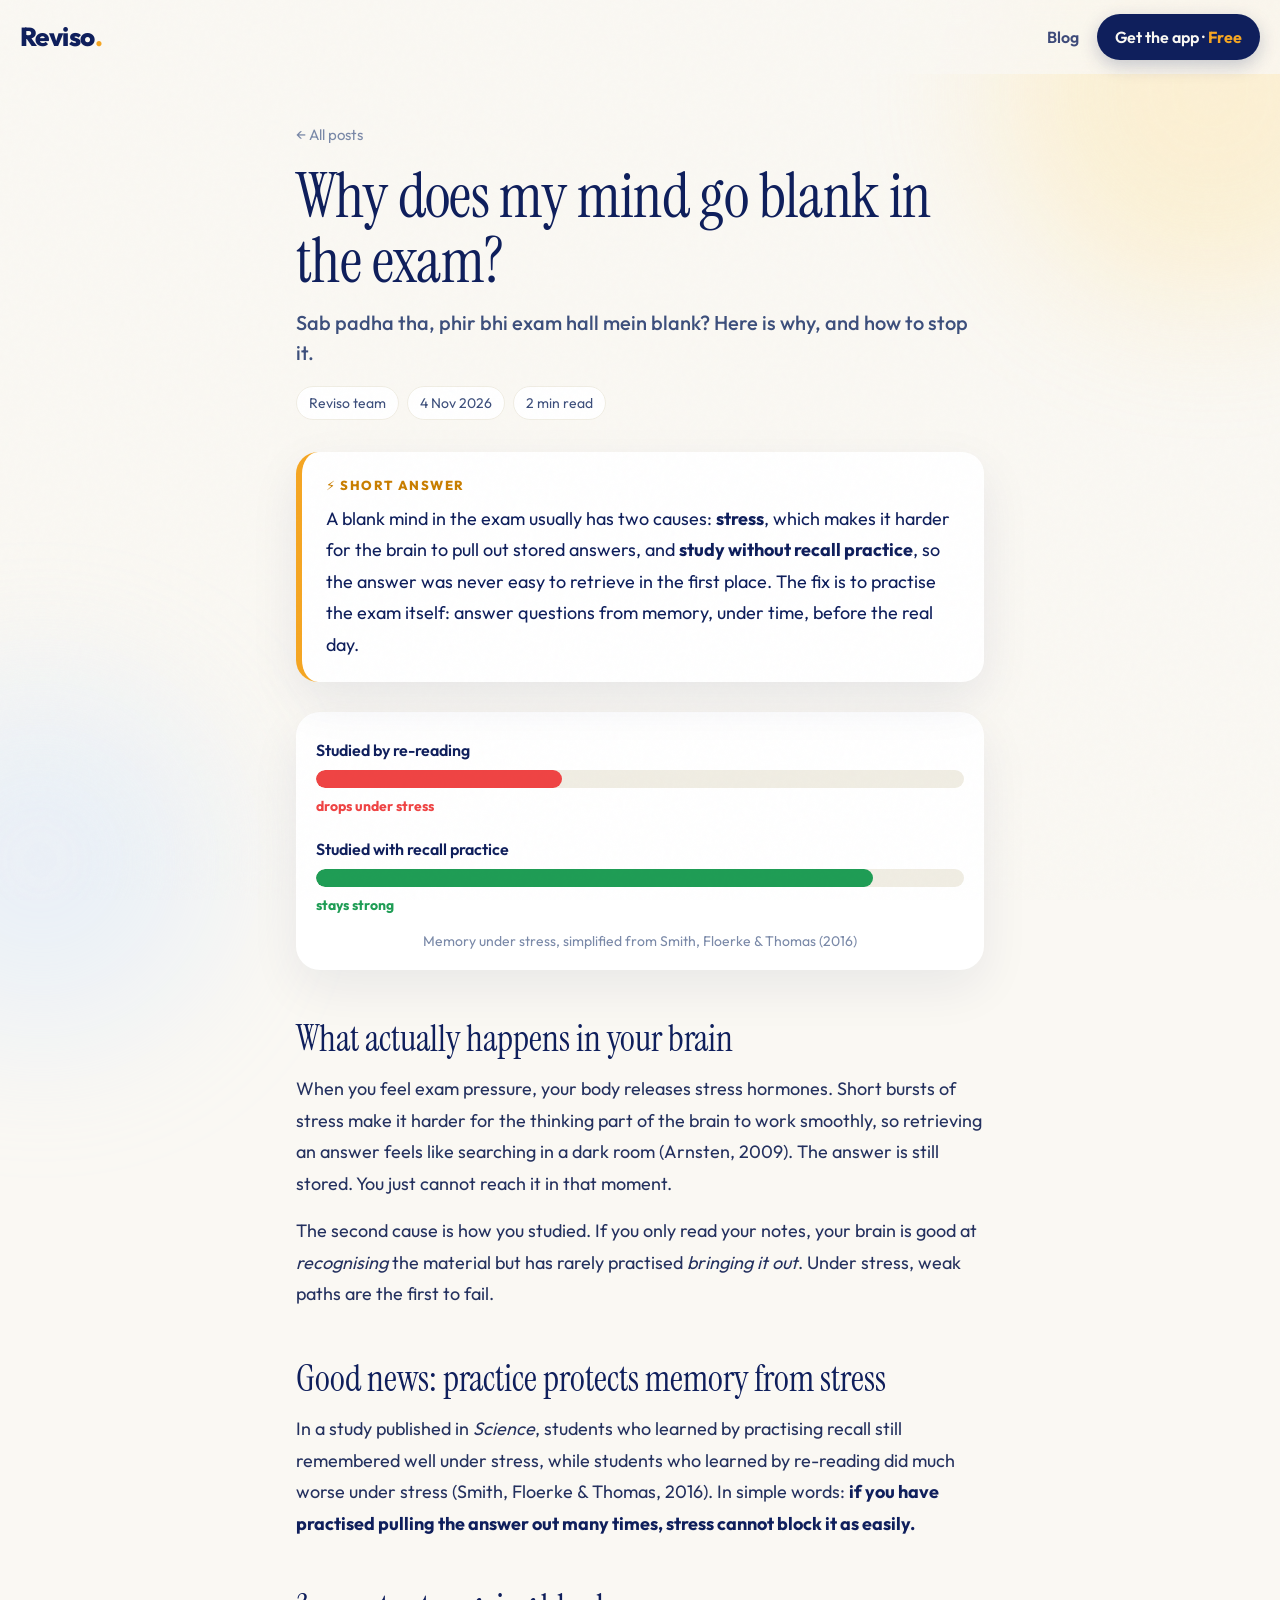
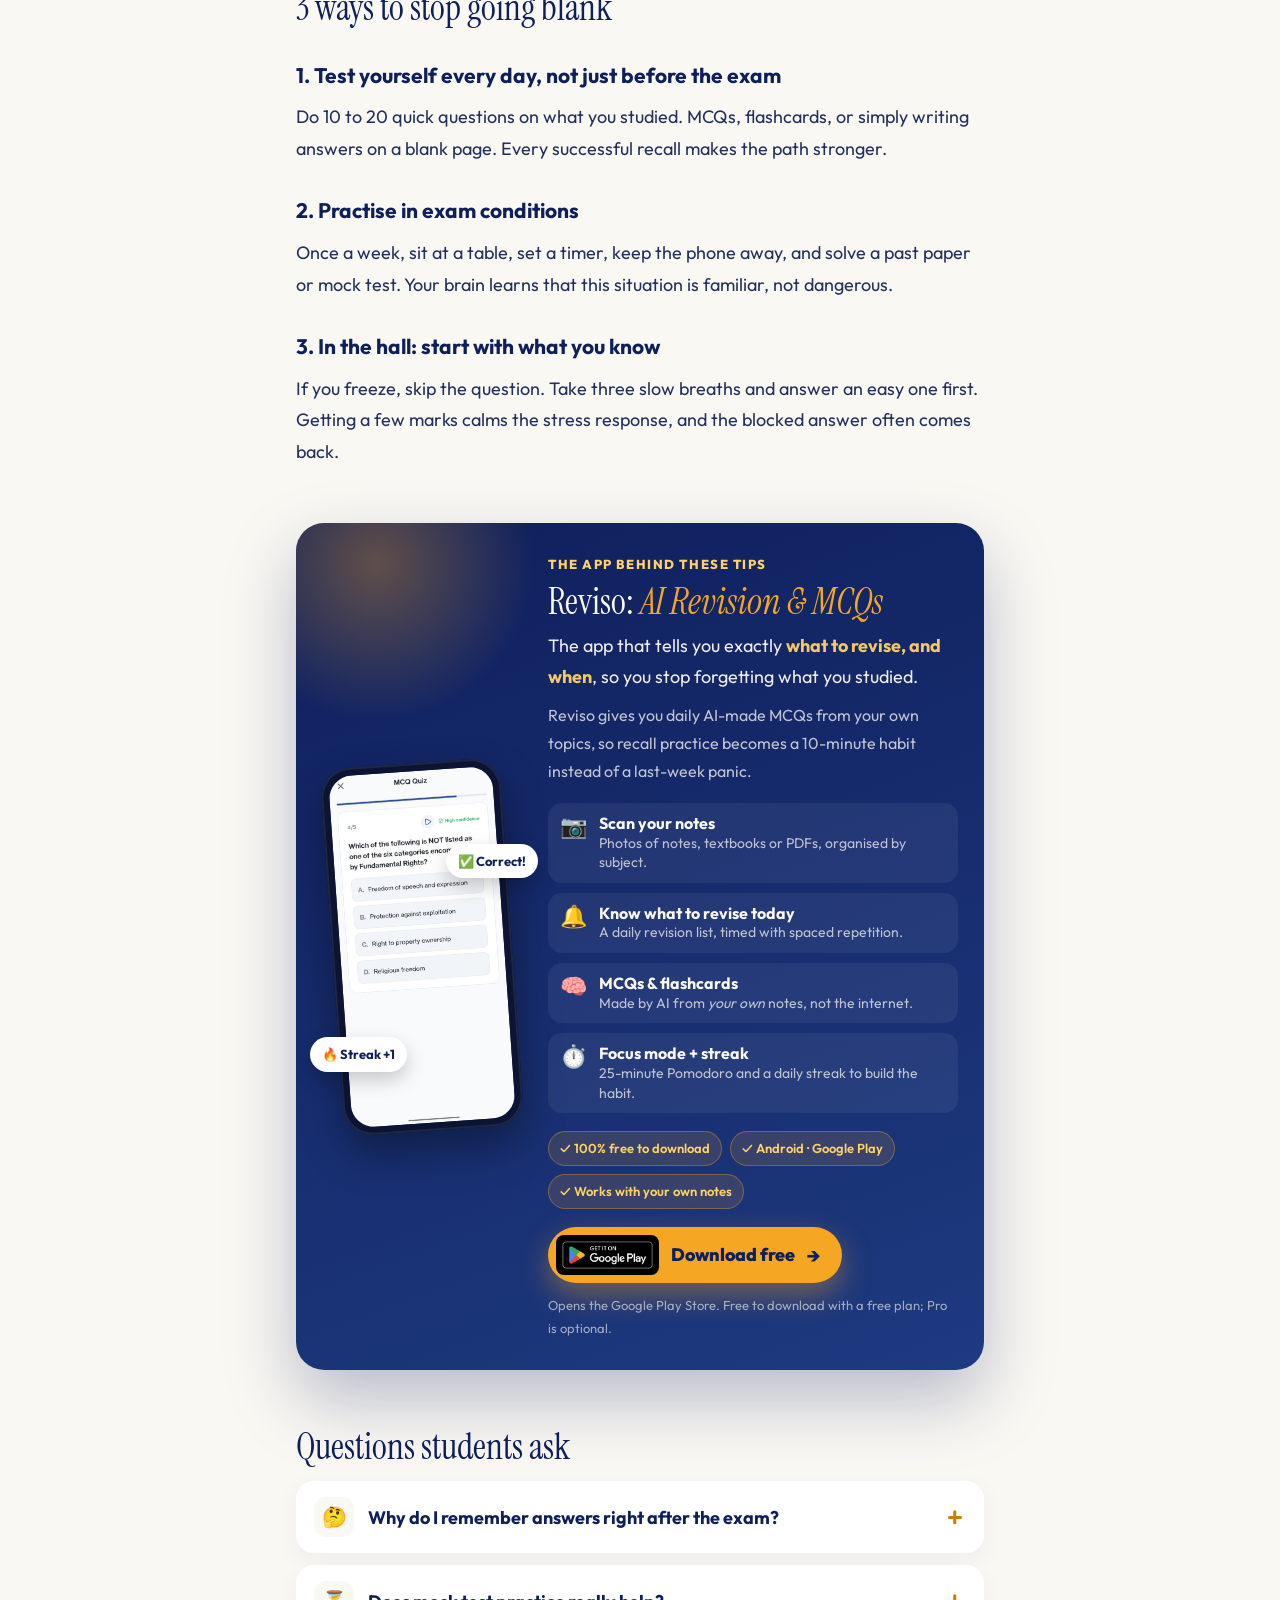
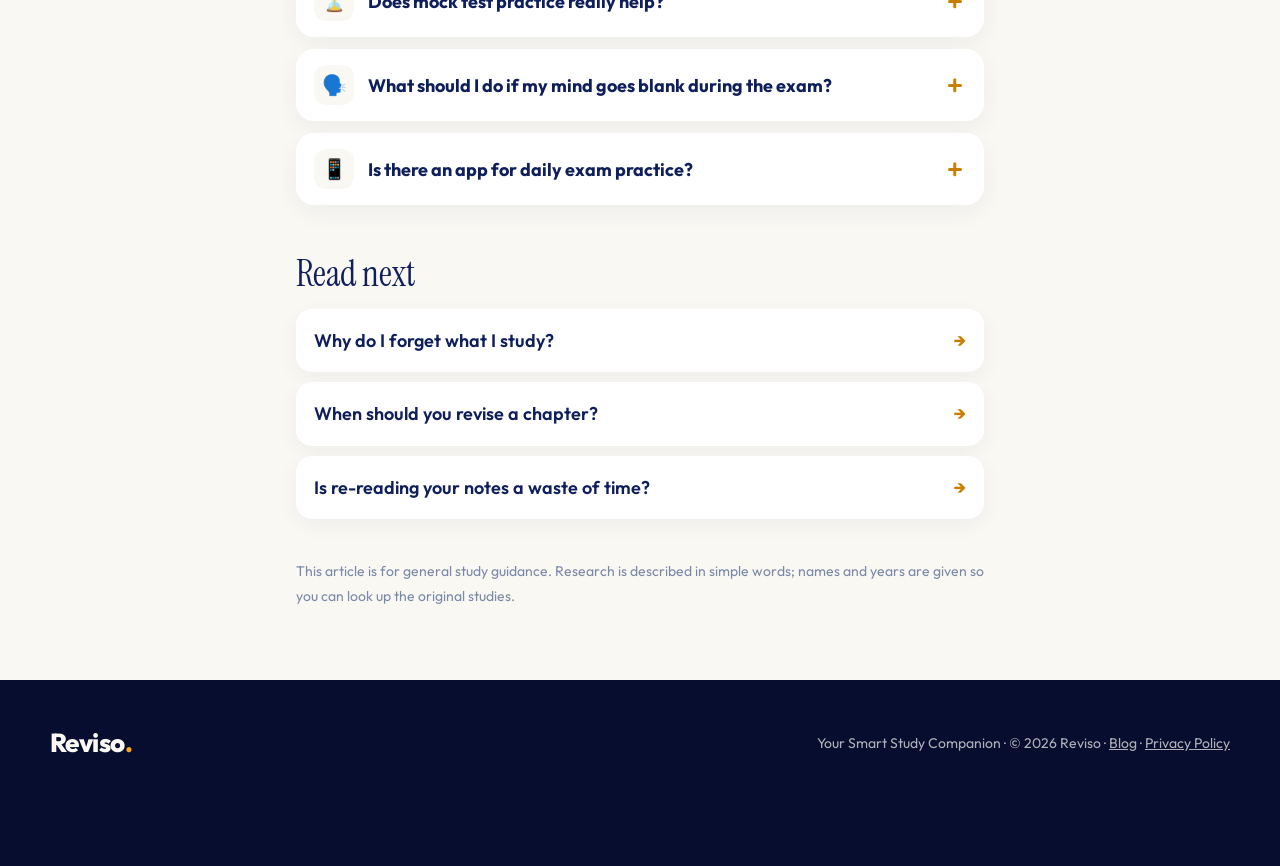
<file: blog/why-does-my-mind-go-blank-in-exams/index.html>
<!DOCTYPE html>
<html lang="en">
<head>
<meta charset="UTF-8">
<meta name="viewport" content="width=device-width, initial-scale=1.0">
<title>Why does my mind go blank in exams even when I studied?</title>
<meta name="description" content="You knew the answer last night, but in the exam hall your mind went blank. Learn why stress blocks recall, and three ways to train your brain so it does not freeze.">
<link rel="canonical" href="https://www.reviso.in/blog/why-does-my-mind-go-blank-in-exams/">
<meta name="theme-color" content="#0F1F5C">
<meta property="og:type" content="article">
<meta property="og:title" content="Why does my mind go blank in exams even when I studied?">
<meta property="og:description" content="You knew the answer last night, but in the exam hall your mind went blank. Learn why stress blocks recall, and three ways to train your brain so it does not freeze.">
<meta property="og:url" content="https://www.reviso.in/blog/why-does-my-mind-go-blank-in-exams/">
<meta property="og:site_name" content="Reviso">
<meta property="og:image" content="https://www.reviso.in/assets/reviso-icon.png">
<link rel="icon" href="/assets/reviso-icon.png">
<link rel="preconnect" href="https://fonts.googleapis.com">
<link href="https://fonts.googleapis.com/css2?family=Instrument+Serif:ital@0;1&family=Outfit:wght@400;500;600;700;800&display=swap" rel="stylesheet">
<link rel="stylesheet" href="/blog/blog.css">
<script>document.documentElement.classList.add('js')</script>
<script type="application/ld+json">{"@context": "https://schema.org", "@graph": [{"@type": "BlogPosting", "headline": "Why does my mind go blank in exams even when I studied?", "description": "You knew the answer last night, but in the exam hall your mind went blank. Learn why stress blocks recall, and three ways to train your brain so it does not freeze.", "datePublished": "2026-11-04", "dateModified": "2026-11-04", "mainEntityOfPage": "https://www.reviso.in/blog/why-does-my-mind-go-blank-in-exams/", "inLanguage": "en-IN", "author": {"@type": "Organization", "name": "Reviso", "url": "https://www.reviso.in"}, "publisher": {"@type": "Organization", "name": "Reviso", "url": "https://www.reviso.in", "logo": {"@type": "ImageObject", "url": "https://www.reviso.in/assets/reviso-icon.png"}}}, {"@type": "FAQPage", "mainEntity": [{"@type": "Question", "name": "Why do I remember answers right after the exam?", "acceptedAnswer": {"@type": "Answer", "text": "Once the stress drops, the brain can retrieve normally again. That shows the answer was stored; it was the pressure that blocked it."}}, {"@type": "Question", "name": "Does mock test practice really help?", "acceptedAnswer": {"@type": "Answer", "text": "Yes. Practising recall under exam-like conditions makes memory more resistant to stress on the real day."}}, {"@type": "Question", "name": "What should I do if my mind goes blank during the exam?", "acceptedAnswer": {"@type": "Answer", "text": "Move on, breathe slowly a few times, answer easier questions first, and return later."}}, {"@type": "Question", "name": "Is there an app for daily exam practice?", "acceptedAnswer": {"@type": "Answer", "text": "Yes. Reviso: AI Revision & MCQs (our app) gives you quick MCQs from your own topics every day and tracks which ones you keep getting wrong. It is free to download with a free plan, and Reviso Pro unlocks unlimited MCQs and flashcards."}}]}, {"@type": "BreadcrumbList", "itemListElement": [{"@type": "ListItem", "position": 1, "name": "Home", "item": "https://www.reviso.in/"}, {"@type": "ListItem", "position": 2, "name": "Blog", "item": "https://www.reviso.in/blog/"}, {"@type": "ListItem", "position": 3, "name": "Why does my mind go blank in the exam?", "item": "https://www.reviso.in/blog/why-does-my-mind-go-blank-in-exams/"}]}, {"@type": "SoftwareApplication", "name": "Reviso: AI Revision & MCQs", "operatingSystem": "Android", "applicationCategory": "EducationalApplication", "offers": {"@type": "Offer", "price": "0", "priceCurrency": "INR"}, "url": "https://play.google.com/store/apps/details?id=com.reviso.revision"}]}</script>
</head>
<body>
<div class="cursor-dot" id="cursorDot"></div><div class="cursor-ring" id="cursorRing"></div>
<div class="progress" id="progress"></div>
<div class="blob b1"></div><div class="blob b2"></div>
<nav class="bnav" id="bnav">
  <a class="logo" href="/">Reviso<span>.</span></a>
  <div class="bnav-r">
    <a class="nl" href="/blog/">Blog</a>
    <a class="get mag" href="https://play.google.com/store/apps/details?id=com.reviso.revision" target="_blank" rel="noopener">Get the app · <b>Free</b></a>
  </div>
</nav>
<main class="post">
<header class="phead">
  <a class="crumb" href="/blog/">← All posts</a>
  <h1>Why does my mind go blank in the exam?</h1>
  <p class="sub">Sab padha tha, phir bhi exam hall mein blank? Here is why, and how to stop it.</p>
  <p class="meta"><span>Reviso team</span><span>4 Nov 2026</span><span>2 min read</span></p>
</header>
<div class="answer"><div class="ans-k">⚡ Short answer</div><p>A blank mind in the exam usually has two causes: <b>stress</b>, which makes it harder for the brain to pull out stored answers, and <b>study without recall practice</b>, so the answer was never easy to retrieve in the first place. The fix is to practise the exam itself: answer questions from memory, under time, before the real day.</p></div>
<figure class="visual"><div class="bars"><div class="bar" style="--w:38%;--c:#EF4444;--i:0"><span class="bl">Studied by re-reading</span><div class="bt"><div class="bf"></div></div><span class="bv">drops under stress</span></div><div class="bar" style="--w:86%;--c:#1F9D55;--i:1"><span class="bl">Studied with recall practice</span><div class="bt"><div class="bf"></div></div><span class="bv">stays strong</span></div></div><figcaption>Memory under stress, simplified from Smith, Floerke &amp; Thomas (2016)</figcaption></figure>
<article>
<h2>What actually happens in your brain</h2>
<p>When you feel exam pressure, your body releases stress hormones. Short bursts of stress make it harder for the thinking part of the brain to work smoothly, so retrieving an answer feels like searching in a dark room (Arnsten, 2009). The answer is still stored. You just cannot reach it in that moment.</p>
<p>The second cause is how you studied. If you only read your notes, your brain is good at <i>recognising</i> the material but has rarely practised <i>bringing it out</i>. Under stress, weak paths are the first to fail.</p>

<h2>Good news: practice protects memory from stress</h2>
<p>In a study published in <i>Science</i>, students who learned by practising recall still remembered well under stress, while students who learned by re-reading did much worse under stress (Smith, Floerke &amp; Thomas, 2016). In simple words: <b>if you have practised pulling the answer out many times, stress cannot block it as easily.</b></p>

<h2>3 ways to stop going blank</h2>
<h3>1. Test yourself every day, not just before the exam</h3>
<p>Do 10 to 20 quick questions on what you studied. MCQs, flashcards, or simply writing answers on a blank page. Every successful recall makes the path stronger.</p>
<h3>2. Practise in exam conditions</h3>
<p>Once a week, sit at a table, set a timer, keep the phone away, and solve a past paper or mock test. Your brain learns that this situation is familiar, not dangerous.</p>
<h3>3. In the hall: start with what you know</h3>
<p>If you freeze, skip the question. Take three slow breaths and answer an easy one first. Getting a few marks calms the stress response, and the blocked answer often comes back.</p>
</article>
<aside class="appcard" id="app">
  <div class="ac-phone"><div class="ph"><img src="/blog/img/app-mcq.jpg" alt="Reviso MCQ quiz screen" loading="lazy" width="540" height="1158"></div>
    <div class="ac-float f1">✅ Correct!</div><div class="ac-float f2">🔥 Streak +1</div></div>
  <div class="ac-body">
    <div class="ac-k">The app behind these tips</div>
    <h2 class="ac-h">Reviso: <i>AI Revision &amp; MCQs</i></h2>
    <p class="ac-tag">The app that tells you exactly <b>what to revise, and when</b>, so you stop forgetting what you studied.</p>
    <p class="ac-why">Reviso gives you daily AI-made MCQs from your own topics, so recall practice becomes a 10-minute habit instead of a last-week panic.</p>
    <ul class="ac-f"><li><span class="fe">📷</span><div><b>Scan your notes</b><small>Photos of notes, textbooks or PDFs, organised by subject.</small></div></li><li><span class="fe">🔔</span><div><b>Know what to revise today</b><small>A daily revision list, timed with spaced repetition.</small></div></li><li><span class="fe">🧠</span><div><b>MCQs & flashcards</b><small>Made by AI from <i>your own</i> notes, not the internet.</small></div></li><li><span class="fe">⏱️</span><div><b>Focus mode + streak</b><small>25-minute Pomodoro and a daily streak to build the habit.</small></div></li></ul>
    <div class="chips"><span>✓ 100% free to download</span><span>✓ Android · Google Play</span><span>✓ Works with your own notes</span></div>
    <a class="ac-btn mag" href="https://play.google.com/store/apps/details?id=com.reviso.revision" target="_blank" rel="noopener"><img src="/assets/google-play-badge.png" alt="" width="135" height="40"><span>Download free</span><b>→</b></a>
    <p class="ac-n">Opens the Google Play Store. Free to download with a free plan; Pro is optional.</p>
  </div>
</aside>
<section class="faq"><h2>Questions students ask</h2><details><summary><span class="qi">🤔</span><span class="qt">Why do I remember answers right after the exam?</span><span class="pl"></span></summary><div class="fa"><p>Once the stress drops, the brain can retrieve normally again. That shows the answer was stored; it was the pressure that blocked it.</p></div></details><details><summary><span class="qi">⏳</span><span class="qt">Does mock test practice really help?</span><span class="pl"></span></summary><div class="fa"><p>Yes. Practising recall under exam-like conditions makes memory more resistant to stress on the real day.</p></div></details><details><summary><span class="qi">🗣️</span><span class="qt">What should I do if my mind goes blank during the exam?</span><span class="pl"></span></summary><div class="fa"><p>Move on, breathe slowly a few times, answer easier questions first, and return later.</p></div></details><details><summary><span class="qi">📱</span><span class="qt">Is there an app for daily exam practice?</span><span class="pl"></span></summary><div class="fa"><p>Yes. Reviso: AI Revision &amp; MCQs (our app) gives you quick MCQs from your own topics every day and tracks which ones you keep getting wrong. It is free to download with a free plan, and Reviso Pro unlocks unlimited MCQs and flashcards.</p></div></details></section>
<section class="more"><h2>Read next</h2><a class="mini" href="/blog/why-do-i-forget-what-i-study/"><span>Why do I forget what I study?</span><b>→</b></a><a class="mini" href="/blog/when-should-i-revise-spaced-repetition-schedule/"><span>When should you revise a chapter?</span><b>→</b></a><a class="mini" href="/blog/is-rereading-notes-a-good-way-to-study/"><span>Is re-reading your notes a waste of time?</span><b>→</b></a></section>
<p class="note">This article is for general study guidance. Research is described in simple words; names and years are given so you can look up the original studies.</p>
</main>
<div class="sticky" id="sticky">
  <img src="/assets/reviso-icon.png" alt="" width="40" height="40">
  <div class="st-t"><b>Reviso</b><span>Free to download · Android</span></div>
  <a class="st-b" href="https://play.google.com/store/apps/details?id=com.reviso.revision" target="_blank" rel="noopener">Get it free</a>
</div>
<footer><div class="fi"><a class="logo" href="/">Reviso<span>.</span></a>
<div class="ft">Your Smart Study Companion · © 2026 Reviso · <a href="/blog/">Blog</a> · <a href="/privacy.html">Privacy Policy</a></div></div></footer>
<script src="/blog/blog.js" defer></script>
</body>
</html>
</file>
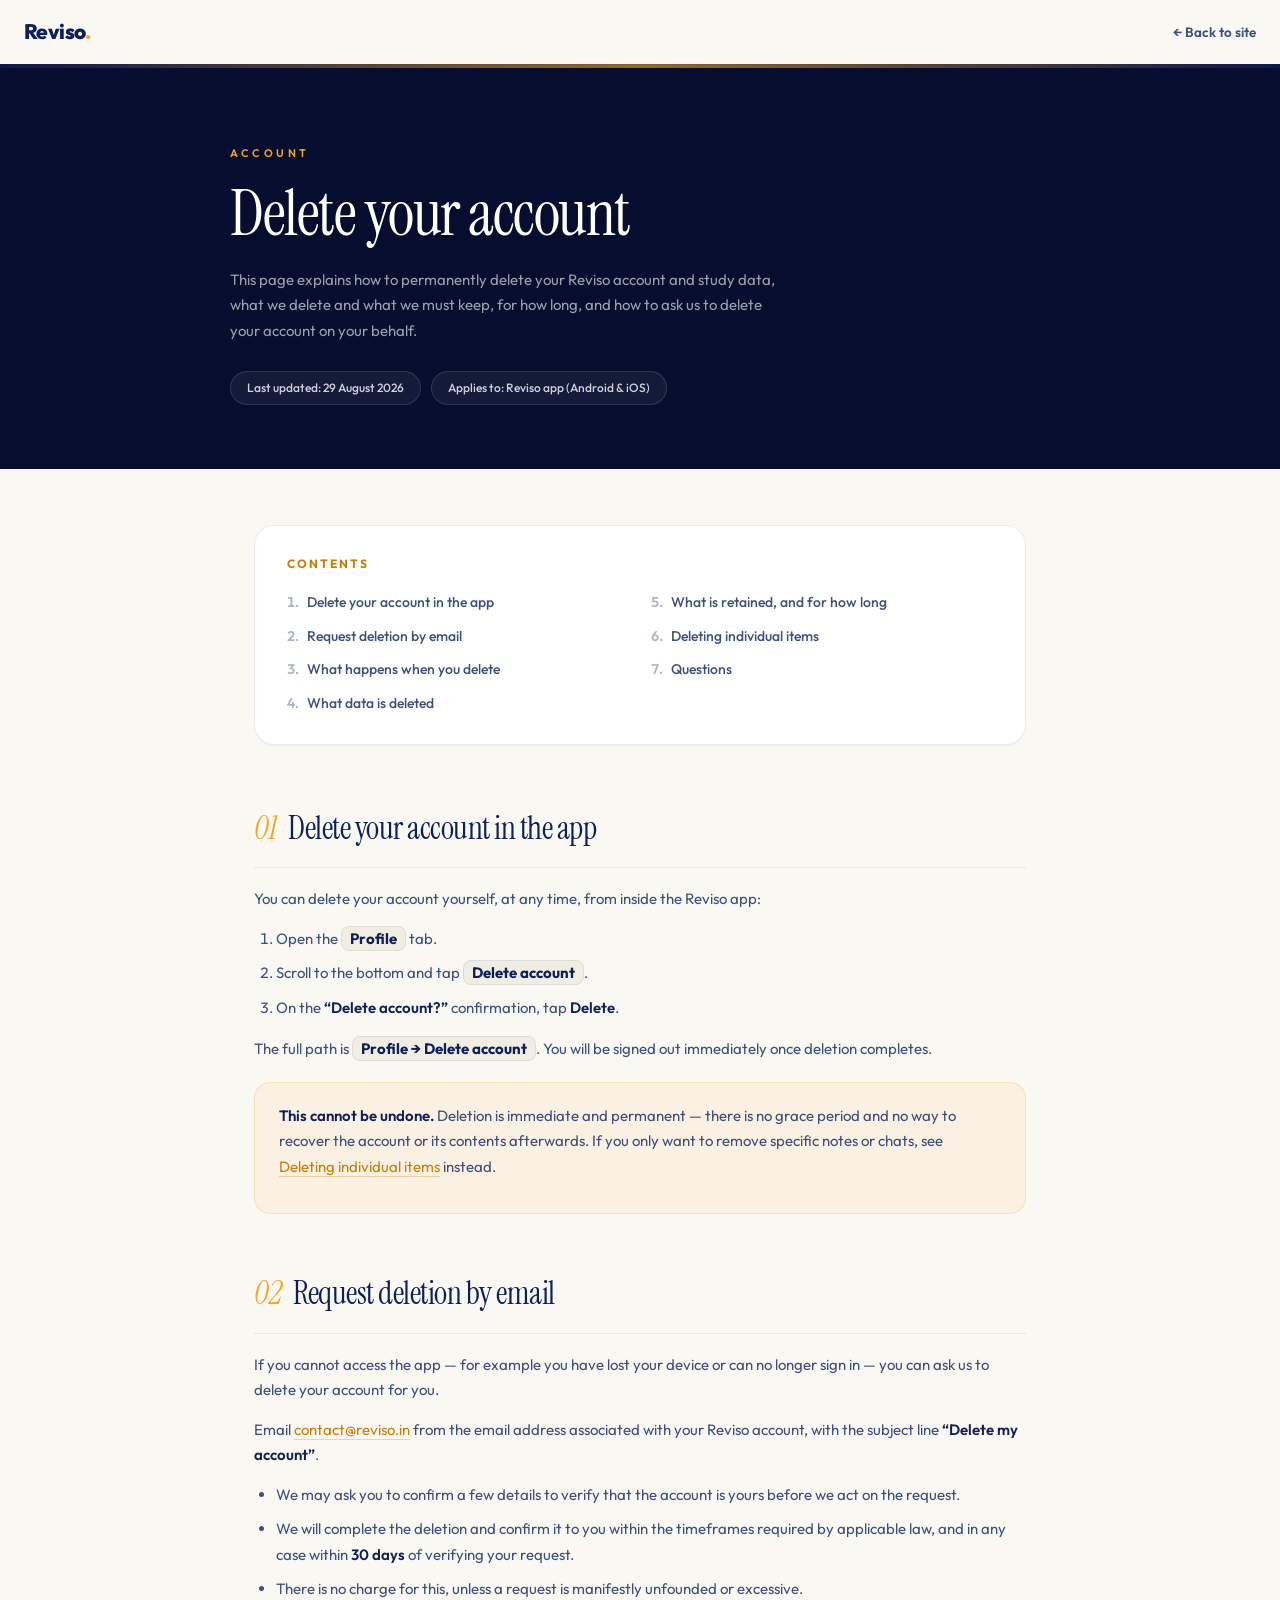
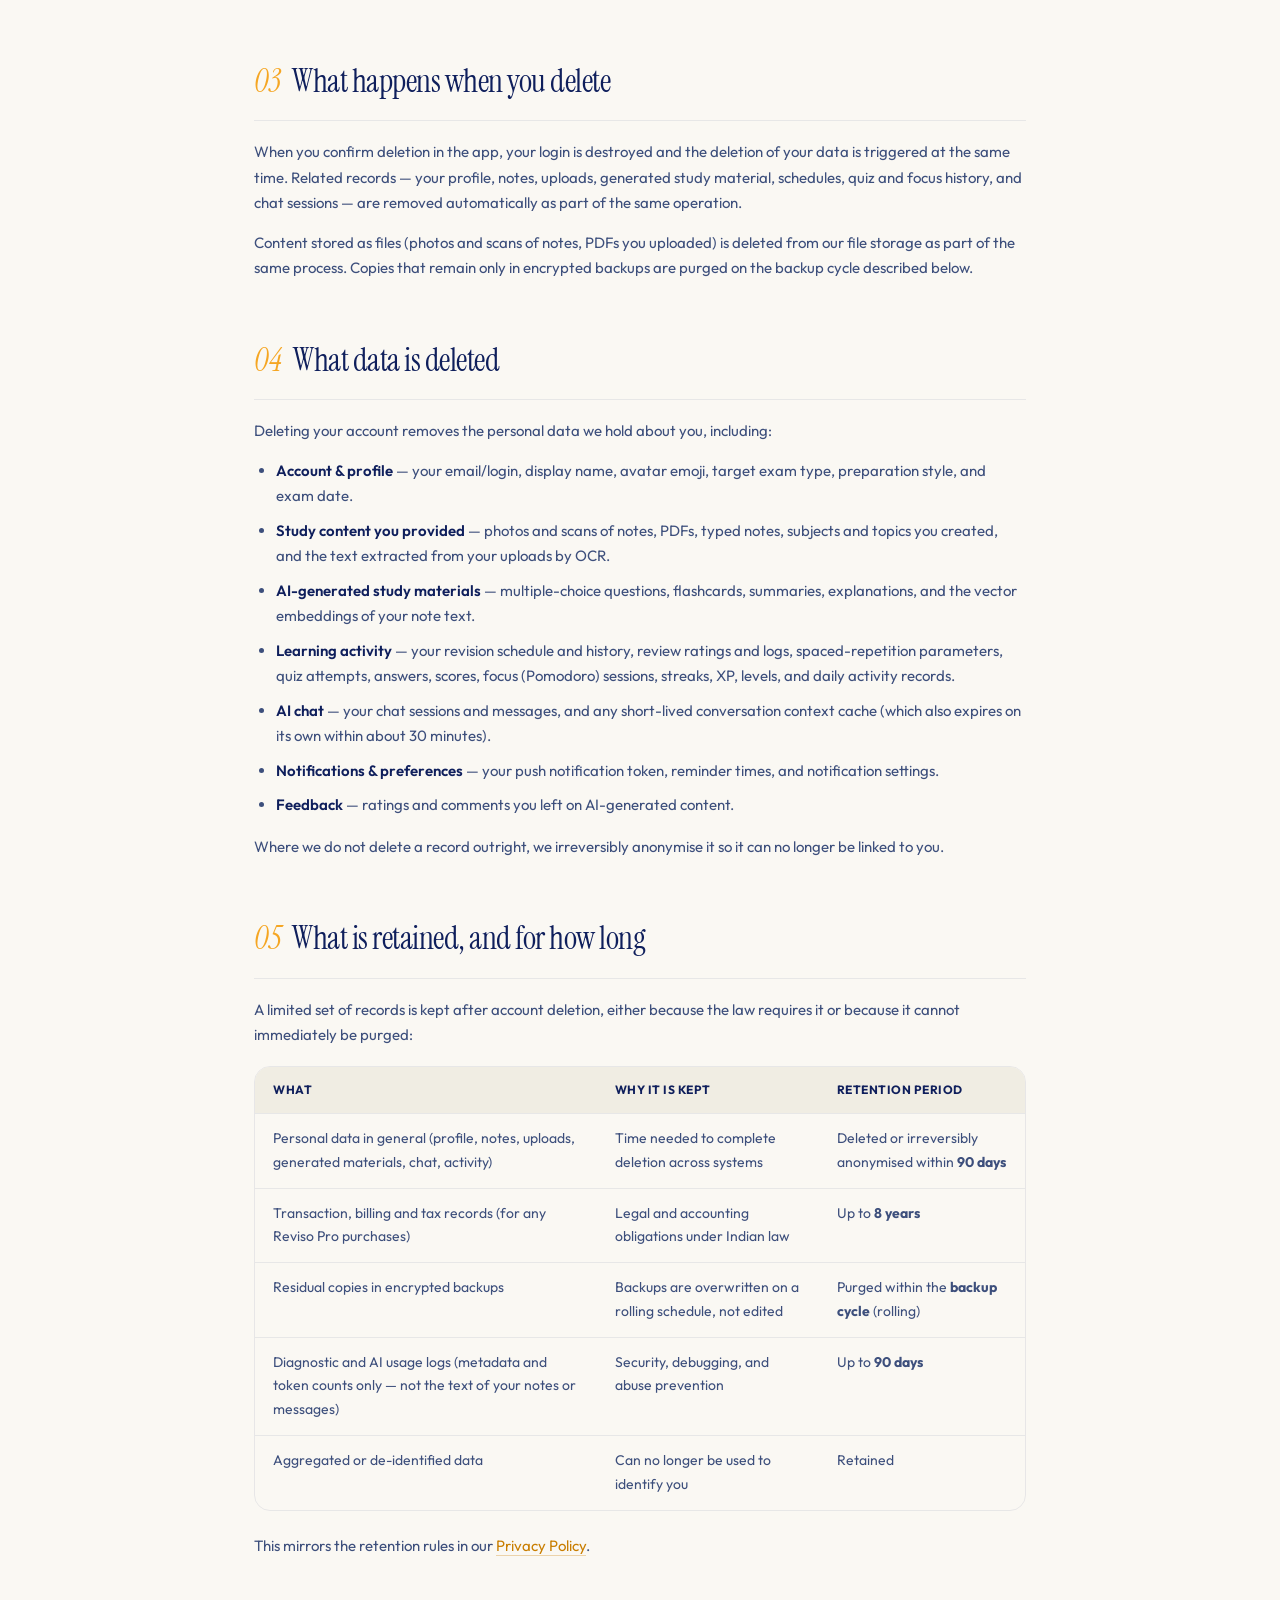
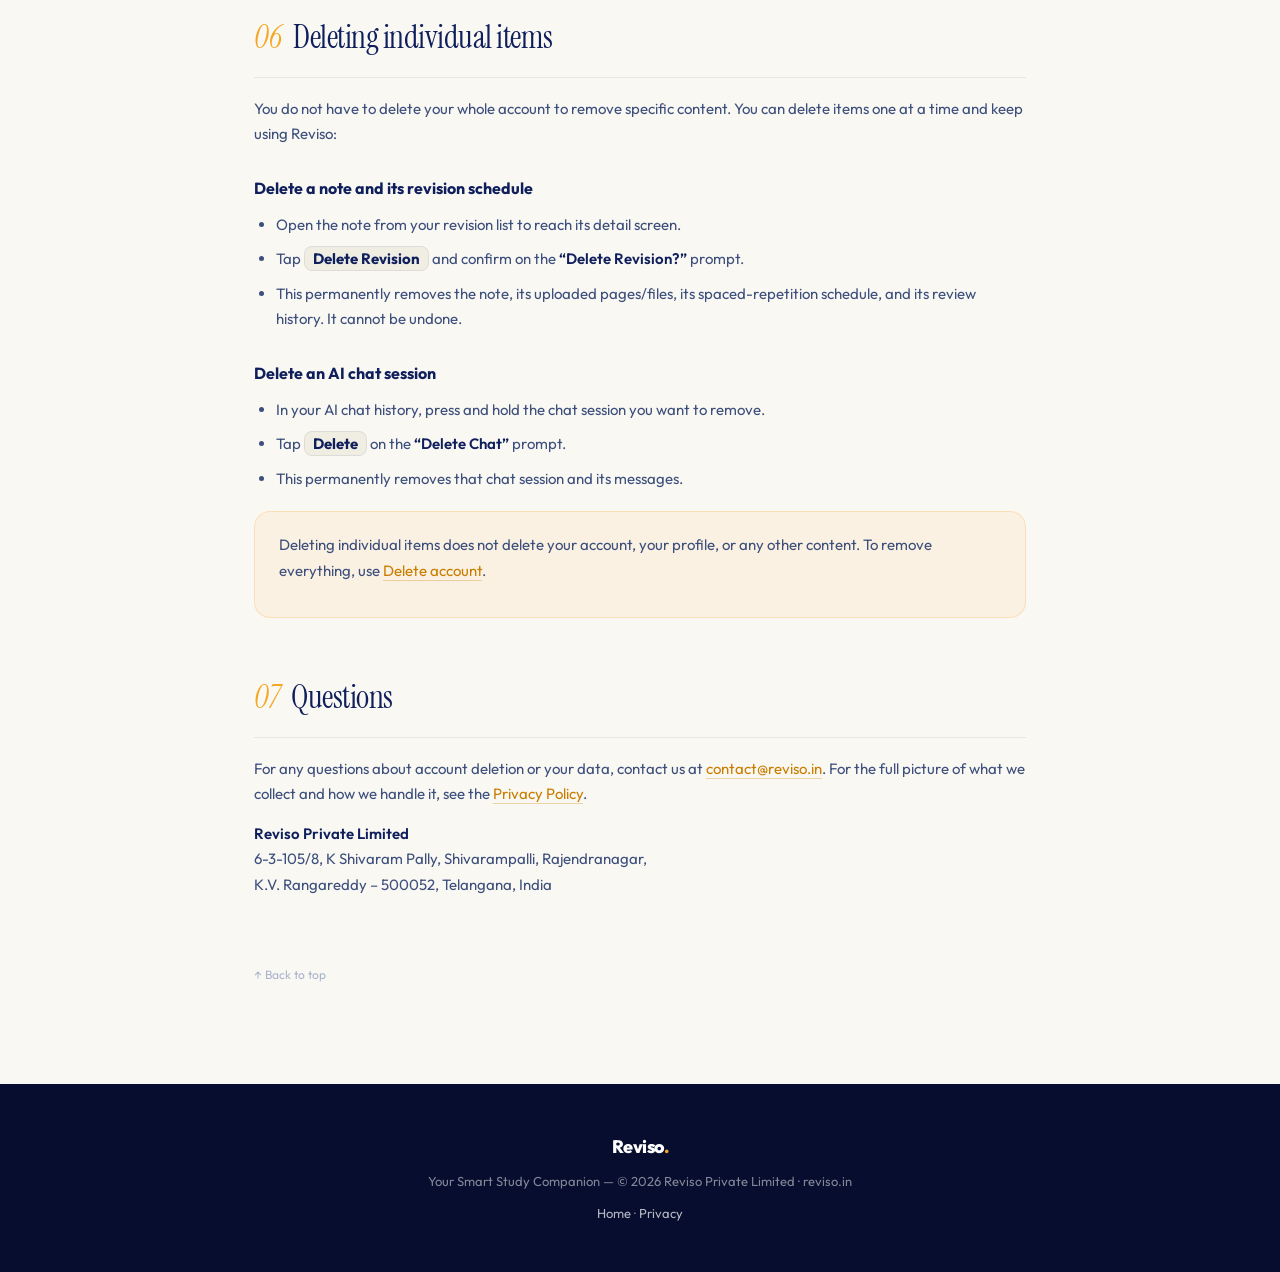
<file: delete-account.html>
<!DOCTYPE html>
<html lang="en">

<head>
  <meta charset="UTF-8">
  <meta name="viewport" content="width=device-width, initial-scale=1.0">
  <title>Delete Your Account — Reviso</title>
  <meta name="description"
    content="How to delete your Reviso account and data, what is deleted versus retained, retention periods, and how to request deletion by email.">
  <link rel="preconnect" href="https://fonts.googleapis.com">
  <link rel="preconnect" href="https://fonts.gstatic.com" crossorigin>
  <link
    href="https://fonts.googleapis.com/css2?family=Instrument+Serif:ital@0;1&family=Outfit:wght@300;400;500;600;700;800;900&display=swap"
    rel="stylesheet">
  <style>
    :root {
      --navy: #0F1F5C;
      --navy-mid: #1e3a80;
      --navy-deep: #060D2E;
      --gold: #F5A623;
      --gold-soft: #FFD166;
      --gold-dark: #C97E00;
      --cream: #FAF8F3;
      --cream-dark: #F0EDE3;
      --white: #fff;
      --text: #0F1F5C;
      --text-mid: #3d4f7c;
      --text-dim: #7a89a8;
      --text-faint: #A8B3CC;
      --border: rgba(15, 31, 92, 0.08);
      --serif: 'Instrument Serif', Georgia, serif;
      --sans: 'Outfit', -apple-system, BlinkMacSystemFont, 'Segoe UI', sans-serif;
      --ease: cubic-bezier(0.16, 1, 0.3, 1);
    }

    *,
    *::before,
    *::after {
      margin: 0;
      padding: 0;
      box-sizing: border-box;
    }

    html {
      scroll-behavior: smooth;
      font-size: 16px;
      -webkit-text-size-adjust: 100%;
    }

    body {
      font-family: var(--sans);
      background: var(--cream);
      color: var(--text);
      overflow-x: hidden;
      -webkit-font-smoothing: antialiased;
      text-rendering: optimizeLegibility;
      line-height: 1.7;
    }

    ::selection {
      background: var(--gold);
      color: var(--navy);
    }

    a {
      color: var(--gold-dark);
      text-decoration: none;
      border-bottom: 1px solid rgba(201, 126, 0, 0.3);
      transition: border-color .2s, color .2s;
    }

    a:hover {
      color: var(--navy);
      border-color: var(--navy);
    }

    /* ── NAV ── */
    .site-nav {
      position: sticky;
      top: 0;
      z-index: 200;
      padding: 0 24px;
      height: 64px;
      display: flex;
      align-items: center;
      justify-content: space-between;
      background: rgba(250, 248, 243, .95);
      backdrop-filter: blur(20px) saturate(1.4);
      box-shadow: 0 1px 0 rgba(15, 31, 92, .08);
    }

    .nav-logo {
      font-family: var(--sans);
      font-weight: 800;
      font-size: 21px;
      color: var(--navy);
      letter-spacing: -.6px;
      border: none;
    }

    .nav-logo:hover {
      color: var(--navy);
    }

    .nav-logo span {
      color: var(--gold);
    }

    .nav-back {
      font-size: 13.5px;
      font-weight: 600;
      color: var(--text-mid);
      border: none;
    }

    .nav-back:hover {
      color: var(--navy);
    }

    /* ── HEADER ── */
    header.doc-head {
      background: var(--navy-deep);
      color: white;
      padding: 80px 24px 64px;
      position: relative;
      overflow: hidden;
    }

    header.doc-head::before {
      content: '';
      position: absolute;
      top: 0;
      left: 0;
      right: 0;
      height: 4px;
      background: linear-gradient(90deg, var(--navy), var(--gold), var(--navy));
      opacity: .6;
    }

    .doc-head-inner {
      max-width: 820px;
      margin: 0 auto;
    }

    .doc-eyebrow {
      font-size: 11px;
      font-weight: 600;
      letter-spacing: 3.5px;
      text-transform: uppercase;
      color: var(--gold);
      margin-bottom: 18px;
      display: block;
    }

    .doc-head h1 {
      font-family: var(--serif);
      font-size: clamp(38px, 6vw, 64px);
      font-weight: 400;
      line-height: 1.03;
      letter-spacing: -1.5px;
      margin-bottom: 20px;
    }

    .doc-head p {
      color: rgba(255, 255, 255, .6);
      font-size: 15px;
      max-width: 560px;
    }

    .doc-meta {
      margin-top: 28px;
      display: flex;
      flex-wrap: wrap;
      gap: 10px;
    }

    .doc-meta span {
      display: inline-block;
      background: rgba(255, 255, 255, .06);
      border: 1px solid rgba(255, 255, 255, .12);
      border-radius: 100px;
      padding: 6px 16px;
      font-size: 12px;
      font-weight: 500;
      color: rgba(255, 255, 255, .8);
    }

    /* ── LAYOUT ── */
    .doc-wrap {
      max-width: 820px;
      margin: 0 auto;
      padding: 56px 24px 96px;
    }

    /* ── TOC ── */
    .toc {
      background: var(--white);
      border: 1px solid var(--border);
      border-radius: 20px;
      padding: 28px 32px;
      margin-bottom: 56px;
      box-shadow: 0 1px 0 rgba(15, 31, 92, .04);
    }

    .toc h2 {
      font-family: var(--sans);
      font-size: 12px;
      font-weight: 700;
      letter-spacing: 2px;
      text-transform: uppercase;
      color: var(--gold-dark);
      margin-bottom: 16px;
    }

    .toc ol {
      list-style: none;
      counter-reset: toc;
      display: grid;
      grid-auto-flow: column;
      grid-template-rows: repeat(4, auto);
      gap: 10px 44px;
    }

    .toc li {
      counter-increment: toc;
      font-size: 14px;
    }

    .toc li::before {
      content: counter(toc) ".";
      color: var(--text-faint);
      font-weight: 600;
      margin-right: 8px;
      font-variant-numeric: tabular-nums;
    }

    .toc a {
      border: none;
      color: var(--text-mid);
      font-weight: 500;
    }

    .toc a:hover {
      color: var(--gold-dark);
    }

    @media (max-width: 620px) {
      .toc ol {
        grid-auto-flow: row;
        grid-template-rows: none;
      }

      .toc {
        padding: 24px;
      }
    }

    /* ── SECTIONS ── */
    section.doc-section {
      margin-bottom: 52px;
      scroll-margin-top: 84px;
    }

    section.doc-section h2 {
      font-family: var(--serif);
      font-size: clamp(24px, 3.5vw, 32px);
      font-weight: 400;
      letter-spacing: -.5px;
      color: var(--navy);
      margin-bottom: 18px;
      padding-bottom: 12px;
      border-bottom: 1px solid var(--border);
    }

    section.doc-section h2 .sec-num {
      color: var(--gold);
      font-style: italic;
      margin-right: 12px;
    }

    section.doc-section h3 {
      font-family: var(--sans);
      font-size: 16px;
      font-weight: 700;
      color: var(--navy);
      margin: 28px 0 10px;
    }

    section.doc-section p {
      font-size: 15px;
      color: var(--text-mid);
      margin-bottom: 14px;
    }

    section.doc-section ul,
    section.doc-section ol.steps {
      margin: 0 0 16px 0;
      padding-left: 22px;
    }

    section.doc-section li {
      font-size: 15px;
      color: var(--text-mid);
      margin-bottom: 9px;
    }

    section.doc-section li strong,
    section.doc-section p strong {
      color: var(--navy);
      font-weight: 600;
    }

    .path {
      font-family: var(--sans);
      font-weight: 700;
      color: var(--navy);
      background: var(--cream-dark);
      border: 1px solid var(--border);
      border-radius: 8px;
      padding: 2px 8px;
      white-space: nowrap;
    }

    /* ── CALLOUT ── */
    .callout {
      background: rgba(245, 166, 35, .08);
      border: 1px solid rgba(245, 166, 35, .22);
      border-radius: 16px;
      padding: 20px 24px;
      margin: 20px 0;
    }

    .callout p {
      margin-bottom: 0;
      font-size: 14.5px;
    }

    .callout p + p {
      margin-top: 10px;
    }

    /* ── TABLE ── */
    .table-scroll {
      overflow-x: auto;
      margin: 18px 0 22px;
      border: 1px solid var(--border);
      border-radius: 16px;
    }

    table {
      border-collapse: collapse;
      width: 100%;
      min-width: 560px;
      font-size: 14px;
    }

    th,
    td {
      text-align: left;
      padding: 13px 18px;
      border-bottom: 1px solid var(--border);
      vertical-align: top;
      color: var(--text-mid);
    }

    th {
      background: var(--cream-dark);
      color: var(--navy);
      font-weight: 700;
      font-size: 12px;
      letter-spacing: .5px;
      text-transform: uppercase;
    }

    tr:last-child td {
      border-bottom: none;
    }

    /* ── FOOTER ── */
    footer {
      background: var(--navy-deep);
      color: rgba(255, 255, 255, .5);
      padding: 48px 24px;
      text-align: center;
      font-size: 13px;
    }

    footer .fl {
      font-family: var(--sans);
      font-weight: 800;
      font-size: 18px;
      color: white;
      margin-bottom: 8px;
      letter-spacing: -.5px;
    }

    footer .fl span {
      color: var(--gold);
    }

    footer a {
      color: rgba(255, 255, 255, .7);
      border: none;
    }

    footer a:hover {
      color: var(--gold);
    }

    .back-to-top {
      display: inline-block;
      margin-top: 16px;
      font-size: 12px;
      border: none;
      color: var(--text-faint);
    }
  </style>
</head>

<body>
  <nav class="site-nav" id="top">
    <a class="nav-logo" href="index.html.html">Reviso<span>.</span></a>
    <a class="nav-back" href="index.html.html">&larr; Back to site</a>
  </nav>

  <header class="doc-head">
    <div class="doc-head-inner">
      <span class="doc-eyebrow">Account</span>
      <h1>Delete your account</h1>
      <p>This page explains how to permanently delete your Reviso account and study data, what we delete and what we must
        keep, for how long, and how to ask us to delete your account on your behalf.</p>
      <div class="doc-meta">
        <span>Last updated: 29 August 2026</span>
        <span>Applies to: Reviso app (Android &amp; iOS)</span>
      </div>
    </div>
  </header>

  <div class="doc-wrap">

    <nav class="toc" aria-label="Table of contents">
      <h2>Contents</h2>
      <ol>
        <li><a href="#in-app">Delete your account in the app</a></li>
        <li><a href="#by-email">Request deletion by email</a></li>
        <li><a href="#immediately">What happens when you delete</a></li>
        <li><a href="#deleted">What data is deleted</a></li>
        <li><a href="#retained">What is retained, and for how long</a></li>
        <li><a href="#individual-items">Deleting individual items</a></li>
        <li><a href="#questions">Questions</a></li>
      </ol>
    </nav>

    <section class="doc-section" id="in-app">
      <h2><span class="sec-num">01</span>Delete your account in the app</h2>
      <p>You can delete your account yourself, at any time, from inside the Reviso app:</p>
      <ol class="steps">
        <li>Open the <span class="path">Profile</span> tab.</li>
        <li>Scroll to the bottom and tap <span class="path">Delete account</span>.</li>
        <li>On the <strong>&ldquo;Delete account?&rdquo;</strong> confirmation, tap <strong>Delete</strong>.</li>
      </ol>
      <p>The full path is <span class="path">Profile &rarr; Delete account</span>. You will be signed out immediately once
        deletion completes.</p>
      <div class="callout">
        <p><strong>This cannot be undone.</strong> Deletion is immediate and permanent &mdash; there is no grace period
          and no way to recover the account or its contents afterwards. If you only want to remove specific notes or
          chats, see <a href="#individual-items">Deleting individual items</a> instead.</p>
      </div>
    </section>

    <section class="doc-section" id="by-email">
      <h2><span class="sec-num">02</span>Request deletion by email</h2>
      <p>If you cannot access the app &mdash; for example you have lost your device or can no longer sign in &mdash; you
        can ask us to delete your account for you.</p>
      <p>Email <a href="mailto:contact@reviso.in?subject=Delete%20my%20account">contact@reviso.in</a> from the email
        address associated with your Reviso account, with the subject line <strong>&ldquo;Delete my account&rdquo;</strong>.</p>
      <ul>
        <li>We may ask you to confirm a few details to verify that the account is yours before we act on the request.</li>
        <li>We will complete the deletion and confirm it to you within the timeframes required by applicable law, and in
          any case within <strong>30 days</strong> of verifying your request.</li>
        <li>There is no charge for this, unless a request is manifestly unfounded or excessive.</li>
      </ul>
    </section>

    <section class="doc-section" id="immediately">
      <h2><span class="sec-num">03</span>What happens when you delete</h2>
      <p>When you confirm deletion in the app, your login is destroyed and the deletion of your data is triggered at the
        same time. Related records &mdash; your profile, notes, uploads, generated study material, schedules, quiz and
        focus history, and chat sessions &mdash; are removed automatically as part of the same operation.</p>
      <p>Content stored as files (photos and scans of notes, PDFs you uploaded) is deleted from our file storage as part
        of the same process. Copies that remain only in encrypted backups are purged on the backup cycle described
        below.</p>
    </section>

    <section class="doc-section" id="deleted">
      <h2><span class="sec-num">04</span>What data is deleted</h2>
      <p>Deleting your account removes the personal data we hold about you, including:</p>
      <ul>
        <li><strong>Account &amp; profile</strong> &mdash; your email/login, display name, avatar emoji, target exam
          type, preparation style, and exam date.</li>
        <li><strong>Study content you provided</strong> &mdash; photos and scans of notes, PDFs, typed notes, subjects
          and topics you created, and the text extracted from your uploads by OCR.</li>
        <li><strong>AI-generated study materials</strong> &mdash; multiple-choice questions, flashcards, summaries,
          explanations, and the vector embeddings of your note text.</li>
        <li><strong>Learning activity</strong> &mdash; your revision schedule and history, review ratings and logs,
          spaced-repetition parameters, quiz attempts, answers, scores, focus (Pomodoro) sessions, streaks, XP, levels,
          and daily activity records.</li>
        <li><strong>AI chat</strong> &mdash; your chat sessions and messages, and any short-lived conversation context
          cache (which also expires on its own within about 30 minutes).</li>
        <li><strong>Notifications &amp; preferences</strong> &mdash; your push notification token, reminder times, and
          notification settings.</li>
        <li><strong>Feedback</strong> &mdash; ratings and comments you left on AI-generated content.</li>
      </ul>
      <p>Where we do not delete a record outright, we irreversibly anonymise it so it can no longer be linked to you.</p>
    </section>

    <section class="doc-section" id="retained">
      <h2><span class="sec-num">05</span>What is retained, and for how long</h2>
      <p>A limited set of records is kept after account deletion, either because the law requires it or because it cannot
        immediately be purged:</p>
      <div class="table-scroll">
        <table>
          <thead>
            <tr>
              <th>What</th>
              <th>Why it is kept</th>
              <th>Retention period</th>
            </tr>
          </thead>
          <tbody>
            <tr>
              <td>Personal data in general (profile, notes, uploads, generated materials, chat, activity)</td>
              <td>Time needed to complete deletion across systems</td>
              <td>Deleted or irreversibly anonymised within <strong>90 days</strong></td>
            </tr>
            <tr>
              <td>Transaction, billing and tax records (for any Reviso Pro purchases)</td>
              <td>Legal and accounting obligations under Indian law</td>
              <td>Up to <strong>8 years</strong></td>
            </tr>
            <tr>
              <td>Residual copies in encrypted backups</td>
              <td>Backups are overwritten on a rolling schedule, not edited</td>
              <td>Purged within the <strong>backup cycle</strong> (rolling)</td>
            </tr>
            <tr>
              <td>Diagnostic and AI usage logs (metadata and token counts only &mdash; not the text of your notes or
                messages)</td>
              <td>Security, debugging, and abuse prevention</td>
              <td>Up to <strong>90 days</strong></td>
            </tr>
            <tr>
              <td>Aggregated or de-identified data</td>
              <td>Can no longer be used to identify you</td>
              <td>Retained</td>
            </tr>
          </tbody>
        </table>
      </div>
      <p>This mirrors the retention rules in our <a href="privacy.html#retention">Privacy Policy</a>.</p>
    </section>

    <section class="doc-section" id="individual-items">
      <h2><span class="sec-num">06</span>Deleting individual items</h2>
      <p>You do not have to delete your whole account to remove specific content. You can delete items one at a time and
        keep using Reviso:</p>

      <h3>Delete a note and its revision schedule</h3>
      <ul>
        <li>Open the note from your revision list to reach its detail screen.</li>
        <li>Tap <span class="path">Delete Revision</span> and confirm on the <strong>&ldquo;Delete Revision?&rdquo;</strong>
          prompt.</li>
        <li>This permanently removes the note, its uploaded pages/files, its spaced-repetition schedule, and its review
          history. It cannot be undone.</li>
      </ul>

      <h3>Delete an AI chat session</h3>
      <ul>
        <li>In your AI chat history, press and hold the chat session you want to remove.</li>
        <li>Tap <span class="path">Delete</span> on the <strong>&ldquo;Delete Chat&rdquo;</strong> prompt.</li>
        <li>This permanently removes that chat session and its messages.</li>
      </ul>

      <div class="callout">
        <p>Deleting individual items does not delete your account, your profile, or any other content. To remove
          everything, use <a href="#in-app">Delete account</a>.</p>
      </div>
    </section>

    <section class="doc-section" id="questions">
      <h2><span class="sec-num">07</span>Questions</h2>
      <p>For any questions about account deletion or your data, contact us at <a
          href="mailto:contact@reviso.in">contact@reviso.in</a>. For the full picture of what we collect and how we
        handle it, see the <a href="privacy.html">Privacy Policy</a>.</p>
      <p><strong>Reviso Private Limited</strong><br>
        6-3-105/8, K Shivaram Pally, Shivarampalli, Rajendranagar,<br>
        K.V. Rangareddy &ndash; 500052, Telangana, India</p>
    </section>

    <a class="back-to-top" href="#top">&uarr; Back to top</a>

  </div>

  <footer>
    <div class="fl">Reviso<span>.</span></div>
    <div>Your Smart Study Companion &mdash; &copy; 2026 Reviso Private Limited &middot; reviso.in</div>
    <div style="margin-top:10px;"><a href="index.html.html">Home</a> &middot; <a href="privacy.html">Privacy</a></div>
  </footer>
</body>

</html>
</file>
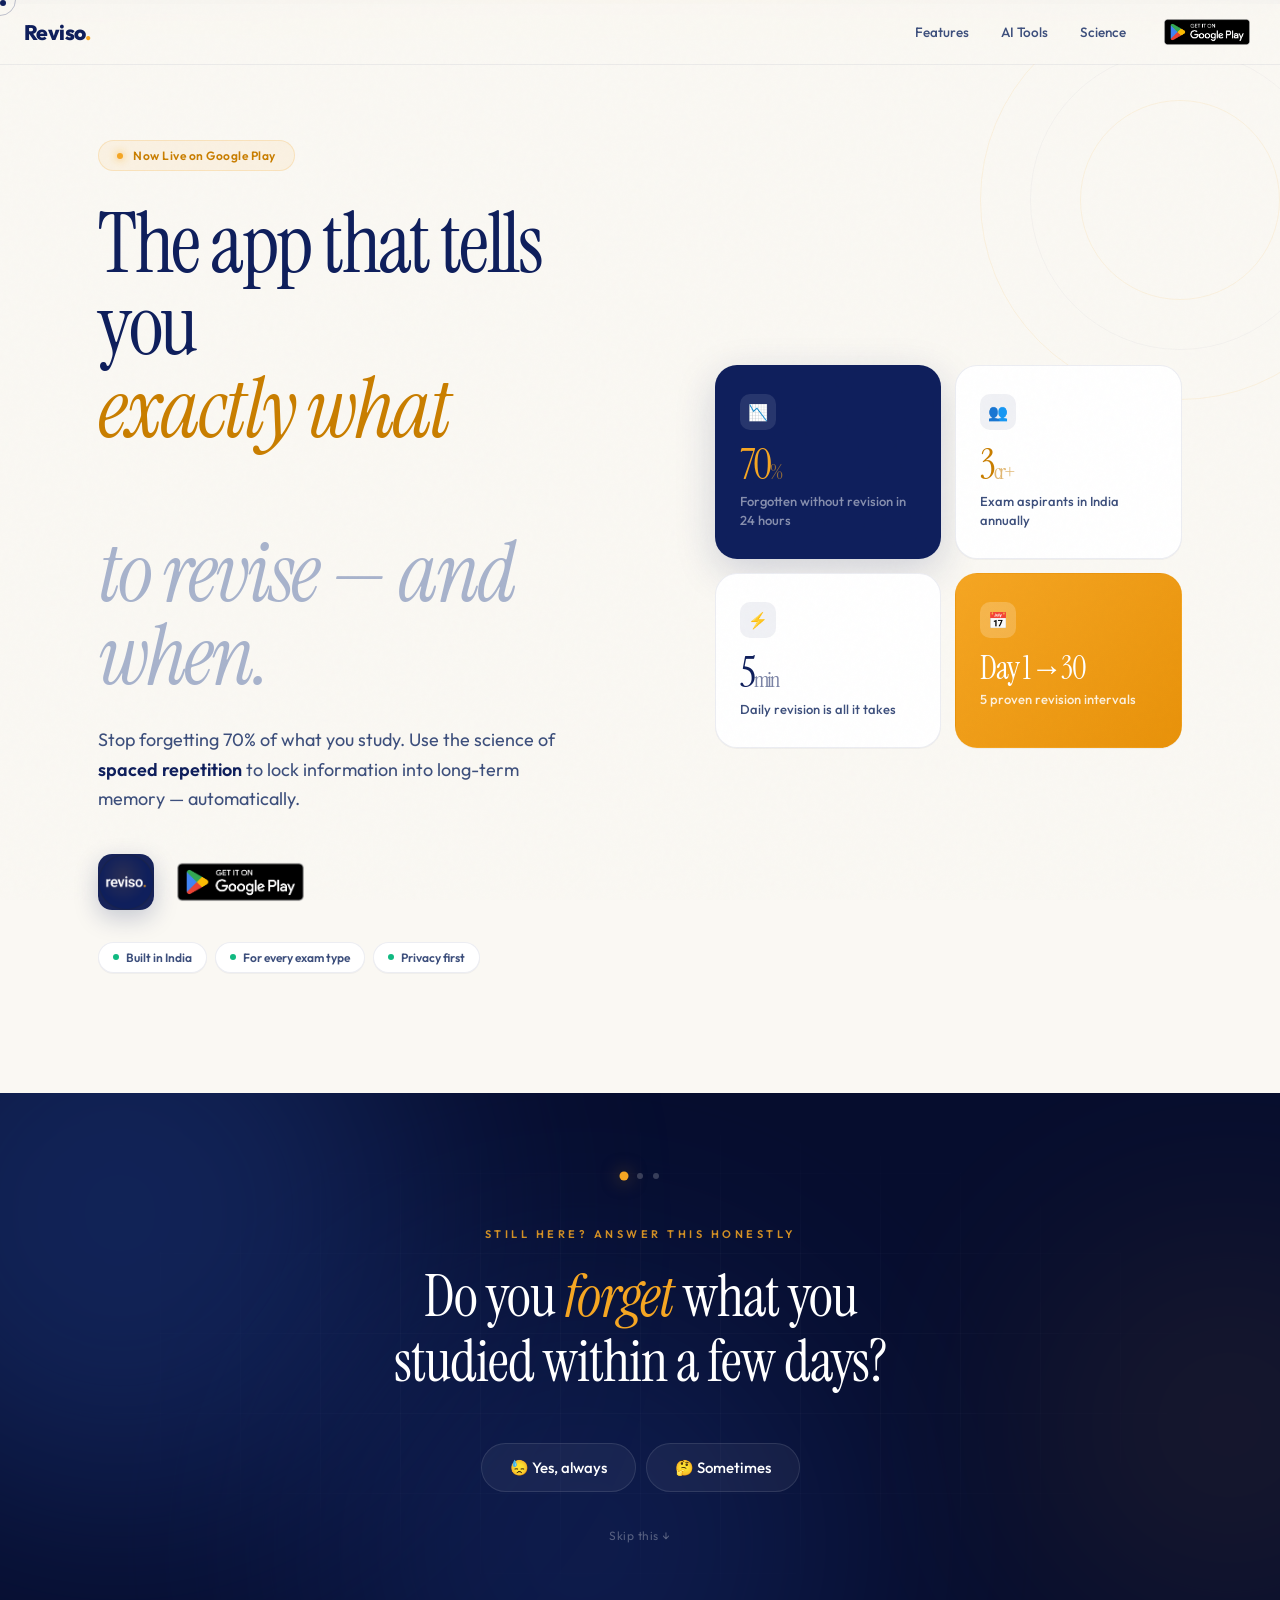
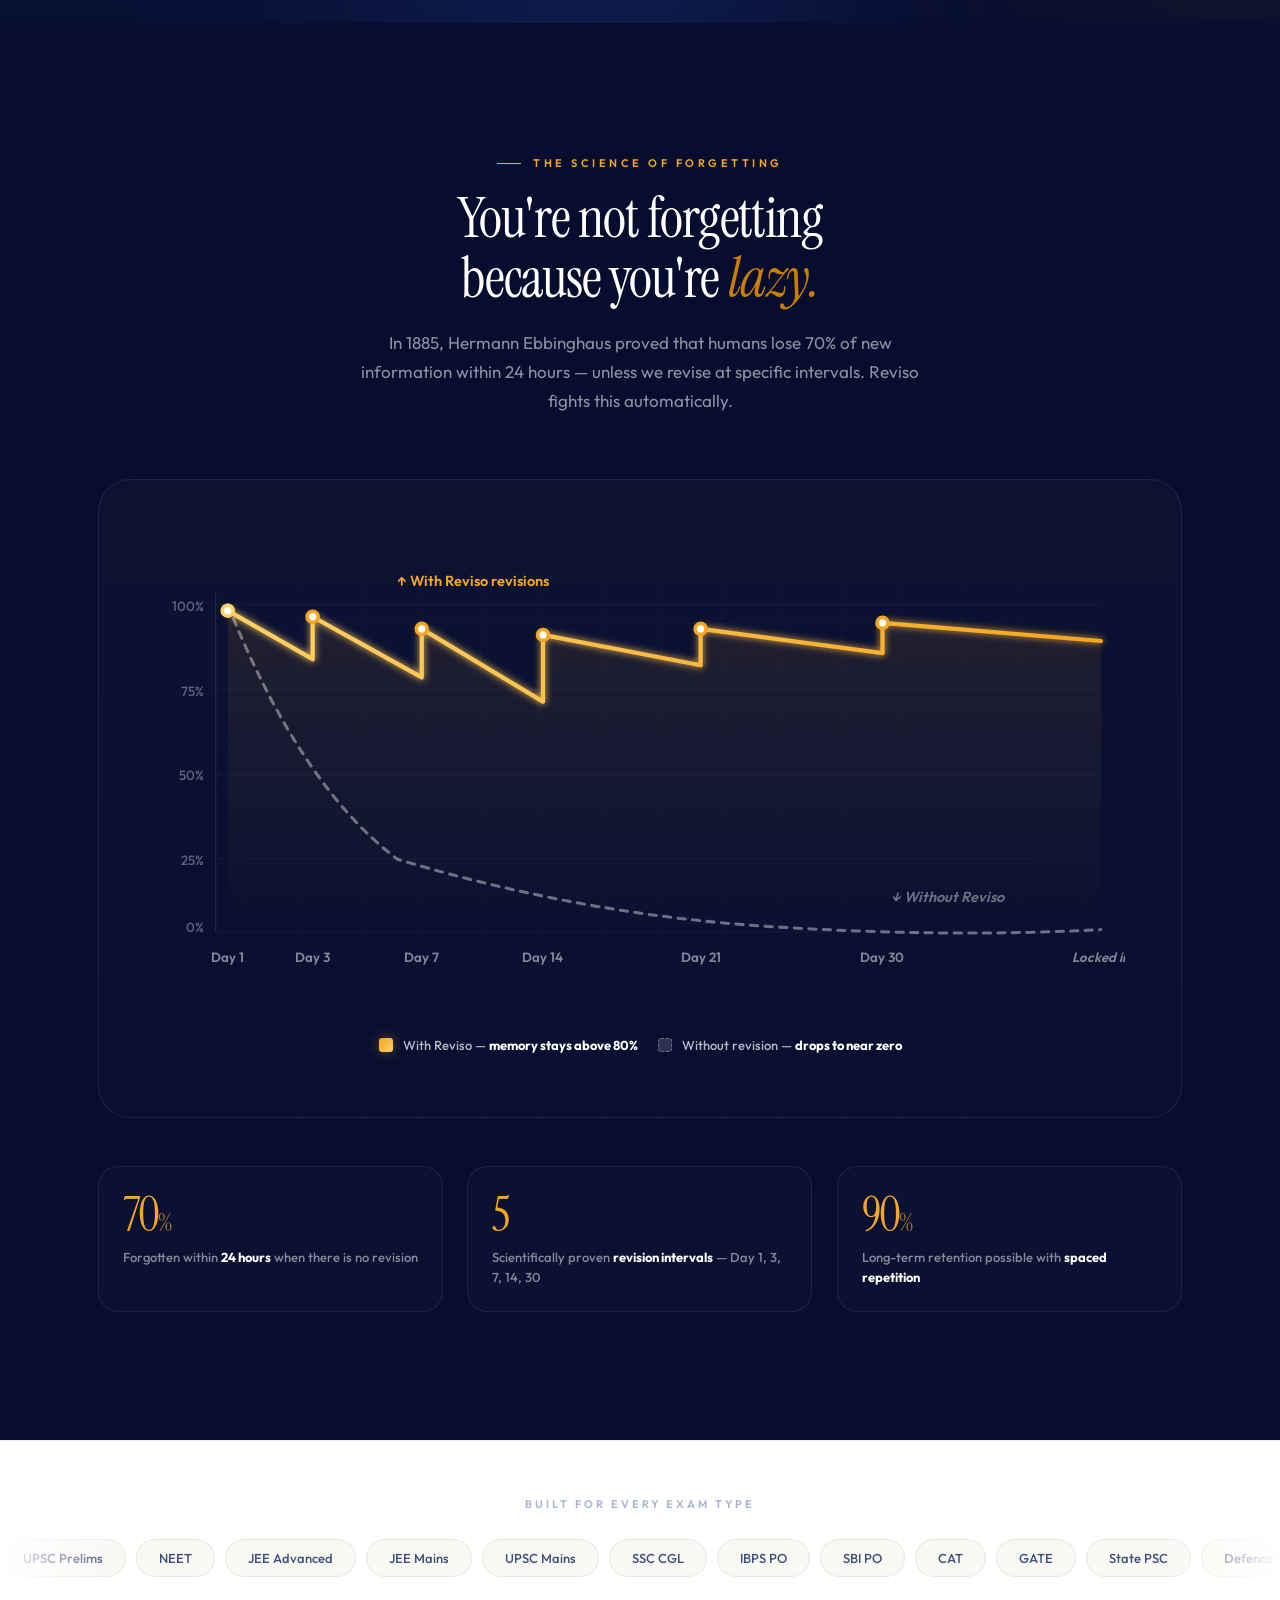
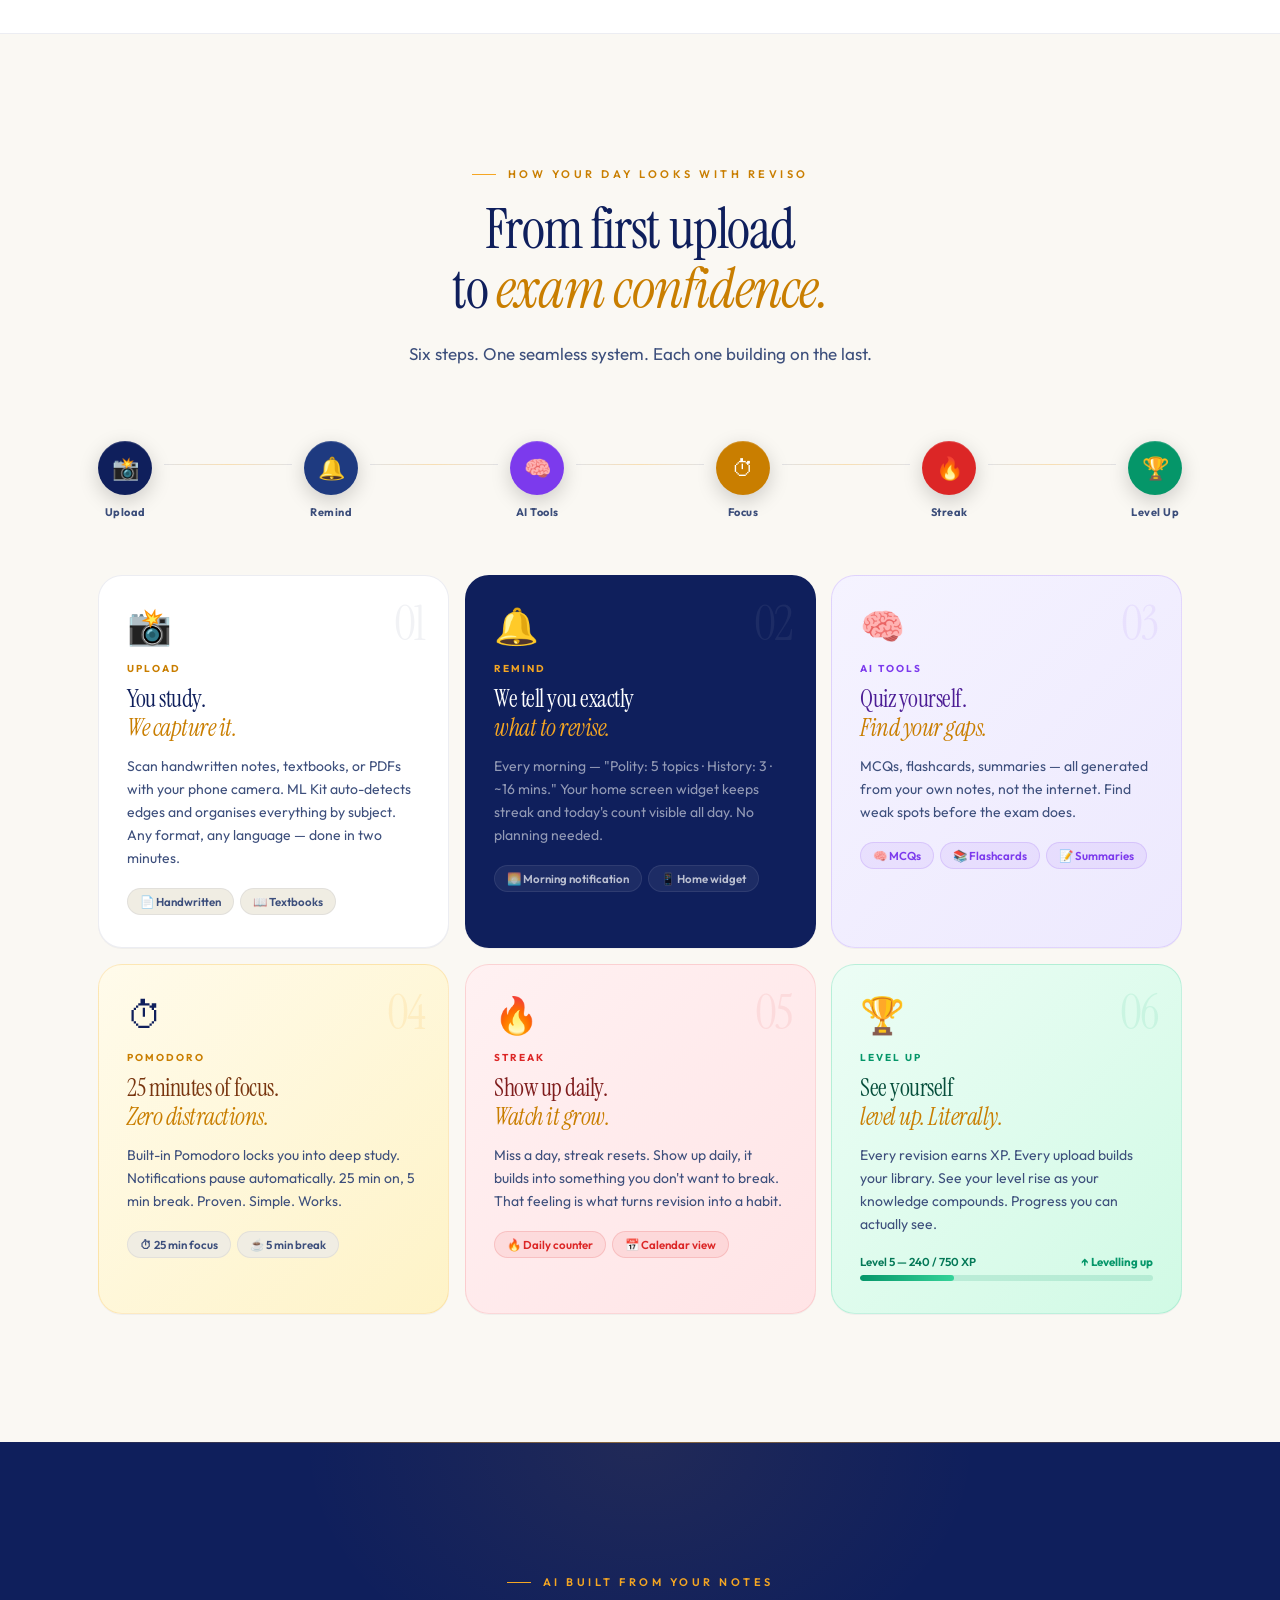
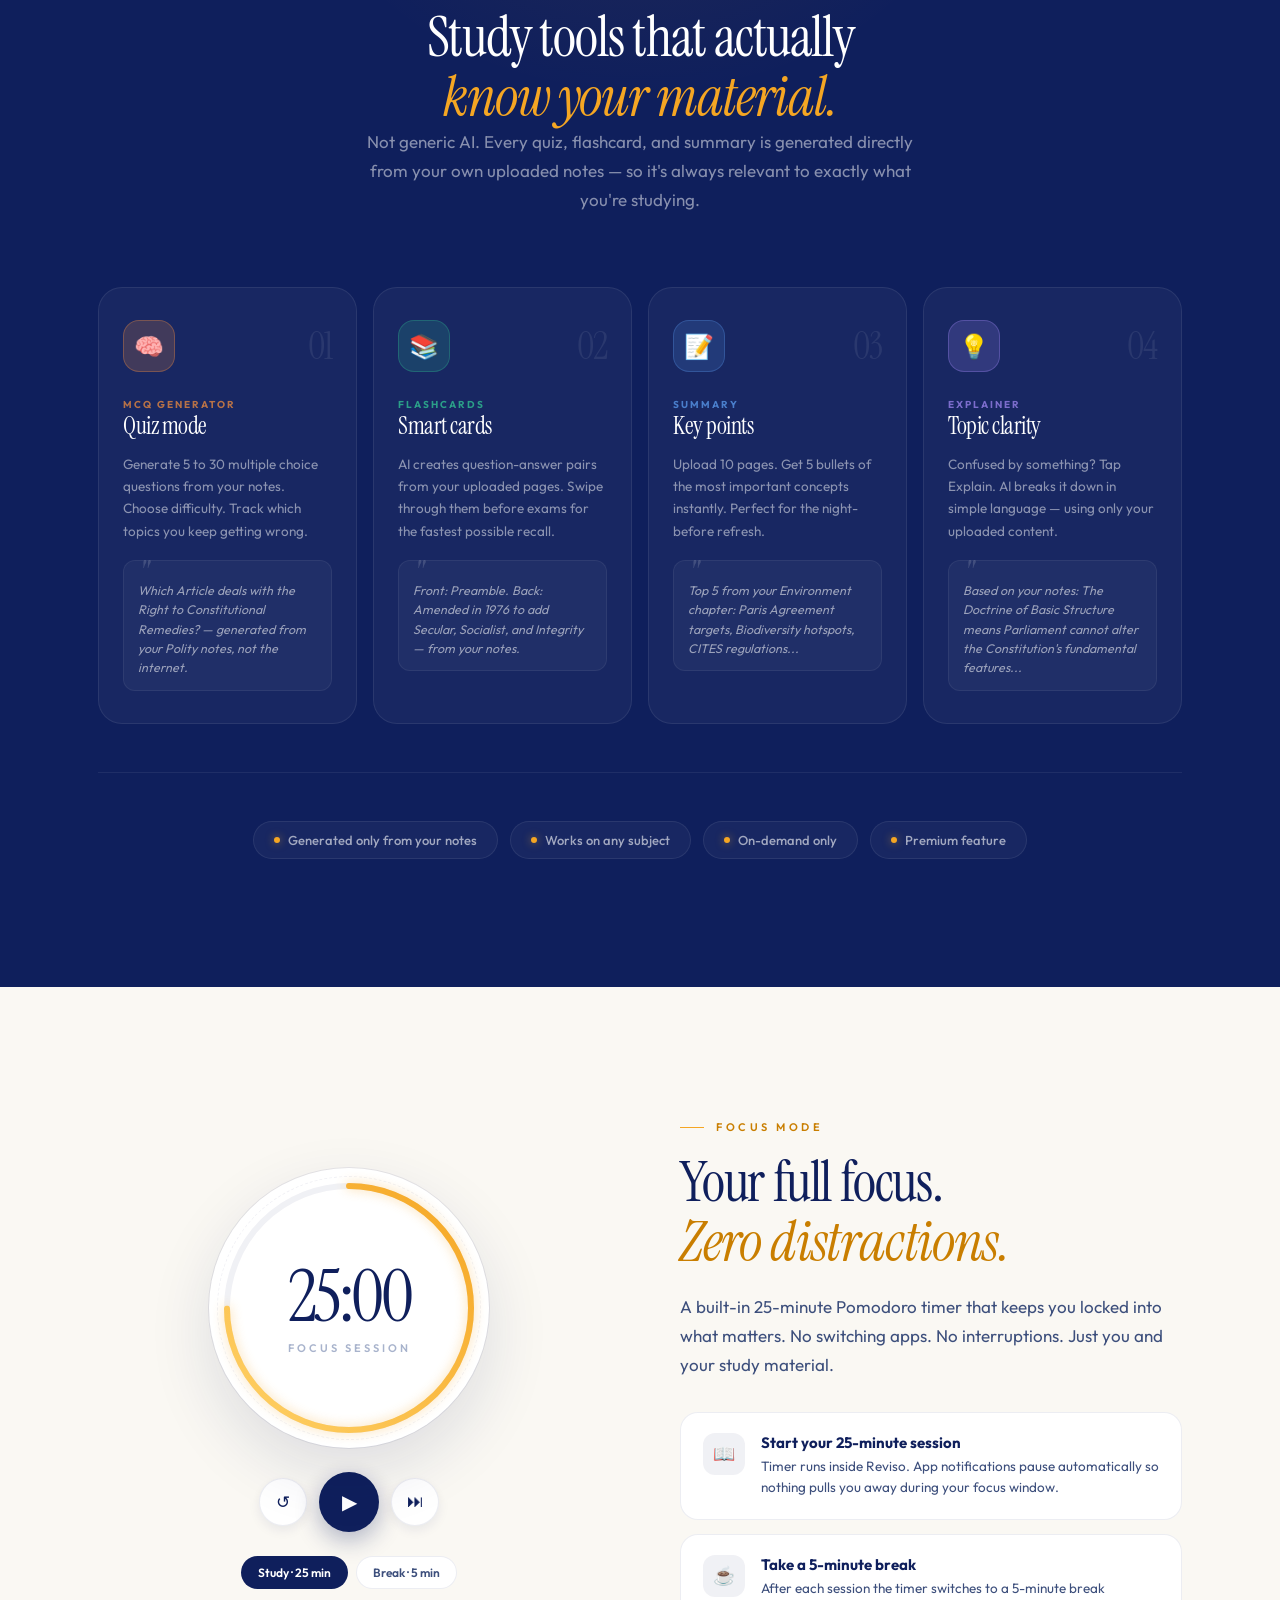
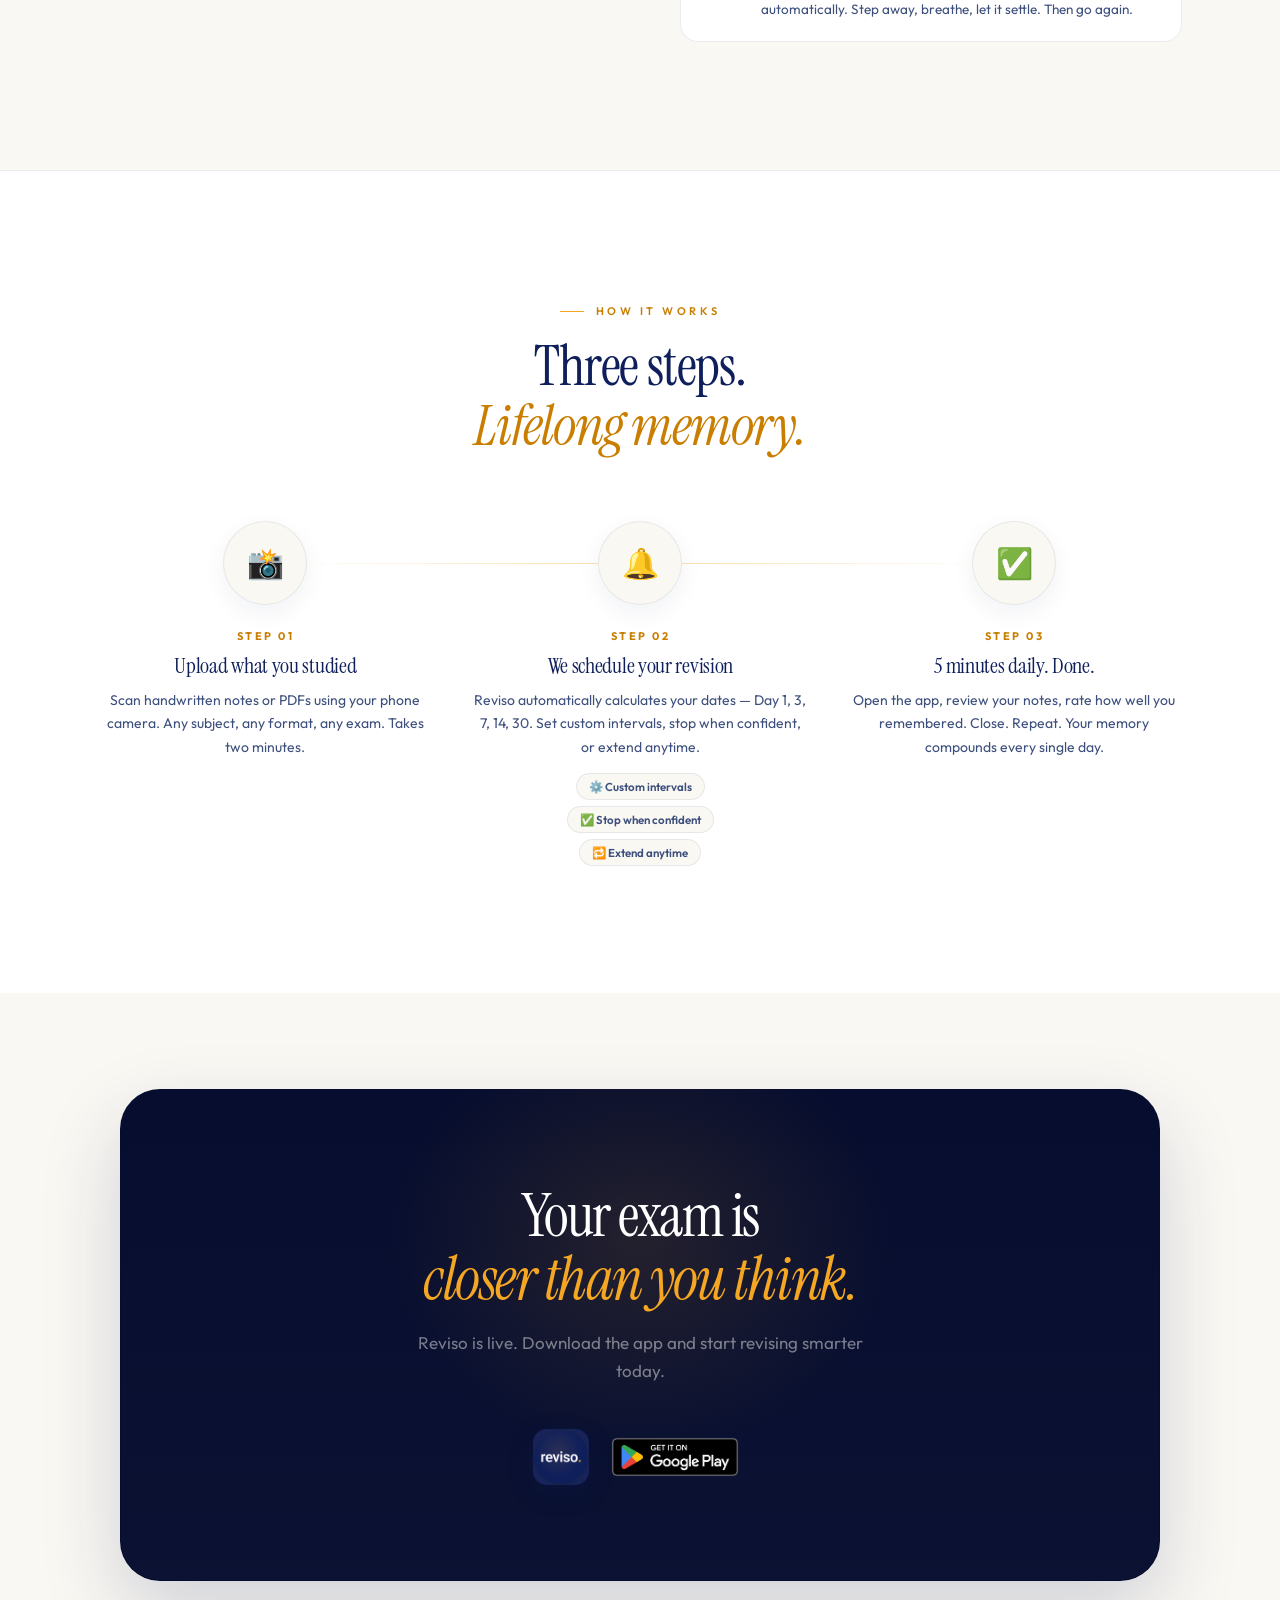
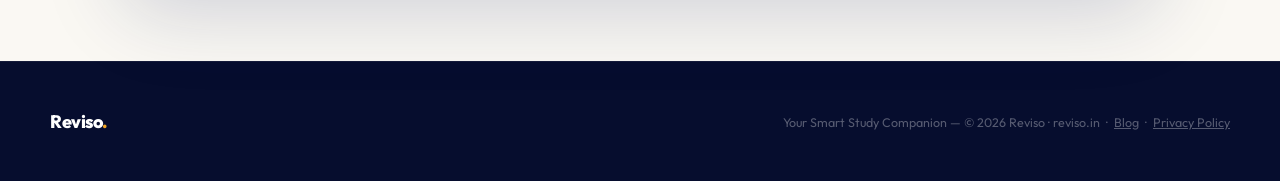
<file: index.html.html>
<!DOCTYPE html>
<html lang="en">

<head>
  <meta charset="UTF-8">
  <meta name="viewport" content="width=device-width, initial-scale=1.0">
  <title>Reviso — Your Smart Study Companion</title>
  <link rel="preconnect" href="https://fonts.googleapis.com">
  <link
    href="https://fonts.googleapis.com/css2?family=Instrument+Serif:ital@0;1&family=Outfit:wght@300;400;500;600;700;800;900&display=swap"
    rel="stylesheet">
  <style>
    :root {
      --navy: #0F1F5C;
      --navy-mid: #1e3a80;
      --navy-deep: #060D2E;
      --gold: #F5A623;
      --gold-soft: #FFD166;
      --gold-dark: #C97E00;
      --cream: #FAF8F3;
      --cream-dark: #F0EDE3;
      --white: #fff;
      --text: #0F1F5C;
      --text-mid: #3d4f7c;
      --text-dim: #7a89a8;
      --text-faint: #A8B3CC;
      --border: rgba(15, 31, 92, 0.08);
      --serif: 'Instrument Serif', Georgia, serif;
      --sans: 'Outfit', sans-serif;
      --ease: cubic-bezier(0.16, 1, 0.3, 1);
      --ease-spring: cubic-bezier(0.34, 1.56, 0.64, 1);
      --ease-soft: cubic-bezier(0.4, 0, 0.2, 1);
    }

    *,
    *::before,
    *::after {
      margin: 0;
      padding: 0;
      box-sizing: border-box;
    }

    html {
      scroll-behavior: smooth;
      font-size: 16px;
    }

    body {
      font-family: var(--sans);
      background: var(--cream);
      color: var(--text);
      overflow-x: hidden;
      -webkit-font-smoothing: antialiased;
      text-rendering: optimizeLegibility;
    }

    /* Selection */
    ::selection {
      background: var(--gold);
      color: var(--navy);
    }

    /* Noise overlay */
    body::after {
      content: '';
      position: fixed;
      inset: 0;
      background-image: url("data:image/svg+xml,%3Csvg viewBox='0 0 200 200' xmlns='http://www.w3.org/2000/svg'%3E%3Cfilter id='n'%3E%3CfeTurbulence type='fractalNoise' baseFrequency='0.85' numOctaves='4' stitchTiles='stitch'/%3E%3C/filter%3E%3Crect width='100%25' height='100%25' filter='url(%23n)'/%3E%3C/svg%3E");
      opacity: 0.022;
      pointer-events: none;
      z-index: 9997;
      mix-blend-mode: multiply;
    }

    /* ── CUSTOM CURSOR ── */
    .cursor-dot,
    .cursor-ring {
      position: fixed;
      pointer-events: none;
      z-index: 9999;
      border-radius: 50%;
      transition: opacity .3s;
      will-change: transform;
    }

    .cursor-dot {
      width: 6px;
      height: 6px;
      background: var(--navy);
    }

    .cursor-ring {
      width: 32px;
      height: 32px;
      border: 1px solid rgba(15, 31, 92, 0.25);
      transition: transform .35s var(--ease), width .25s var(--ease), height .25s var(--ease), opacity .3s;
    }

    .cursor-ring.expand {
      width: 48px;
      height: 48px;
      background: rgba(245, 166, 35, 0.08);
      border-color: rgba(245, 166, 35, 0.4);
    }

    @media(max-width:900px) {

      .cursor-dot,
      .cursor-ring {
        display: none;
      }
    }

    /* ── NAV ── */
    nav {
      position: fixed;
      top: 0;
      left: 0;
      right: 0;
      z-index: 200;
      padding: 0 24px;
      height: 64px;
      display: flex;
      align-items: center;
      justify-content: space-between;
      transition: all .4s var(--ease);
      background: rgba(250, 248, 243, .95);
      backdrop-filter: blur(20px) saturate(1.4);
      box-shadow: 0 1px 0 rgba(15, 31, 92, .06);
    }

    nav.scrolled {
      background: rgba(250, 248, 243, .92);
      backdrop-filter: blur(20px) saturate(1.4);
      box-shadow: 0 1px 0 rgba(15, 31, 92, .08);
    }

    .nav-logo {
      font-family: var(--sans);
      font-weight: 800;
      font-size: 21px;
      color: var(--navy);
      letter-spacing: -.6px;
      transition: color .4s var(--ease);
    }

    nav.scrolled .nav-logo {
      color: var(--navy);
    }

    .nav-logo span {
      color: var(--gold);
    }

    .nav-right {
      display: flex;
      gap: 32px;
      align-items: center;
    }

    .nav-link {
      font-size: 13.5px;
      font-weight: 500;
      color: var(--text-mid);
      text-decoration: none;
      transition: color .2s;
      display: none;
      position: relative;
    }

    @media(min-width:768px) {
      .nav-link {
        display: block;
      }
    }

    .nav-link::after {
      content: '';
      position: absolute;
      bottom: -4px;
      left: 0;
      right: 0;
      height: 1px;
      background: var(--gold);
      transform: scaleX(0);
      transform-origin: right;
      transition: transform .35s var(--ease);
    }

    .nav-link:hover {
      color: var(--navy);
    }

    .nav-link:hover::after {
      transform: scaleX(1);
      transform-origin: left;
    }

    .nav-cta {
      background: var(--gold);
      color: var(--navy);
      text-decoration: none;
      padding: 9px 20px;
      border-radius: 100px;
      font-size: 13px;
      font-weight: 700;
      transition: all .3s var(--ease);
      position: relative;
      overflow: hidden;
      box-shadow: 0 4px 16px rgba(245, 166, 35, .3);
    }

    .nav-cta::before {
      content: '';
      position: absolute;
      inset: 0;
      background: var(--navy);
      transform: translateY(100%);
      transition: transform .35s var(--ease);
    }

    nav.scrolled .nav-cta::before {
      background: var(--gold);
    }

    .nav-cta span {
      position: relative;
      z-index: 1;
      transition: color .35s var(--ease);
    }

    .nav-cta:hover::before {
      transform: translateY(0);
    }

    .nav-cta:hover span {
      color: white;
    }

    nav.scrolled .nav-cta:hover span {
      color: var(--navy);
    }

    /* ── SHARED ── */
    .wrap {
      max-width: 1180px;
      margin: 0 auto;
      padding: 0 24px;
    }

    @media(min-width:768px) {
      .wrap {
        padding: 0 48px;
      }
    }

    .eyebrow {
      font-size: 11px;
      font-weight: 600;
      letter-spacing: 3.5px;
      text-transform: uppercase;
      color: var(--gold-dark);
      margin-bottom: 18px;
      display: inline-block;
      position: relative;
      padding-left: 36px;
    }

    .eyebrow::before {
      content: '';
      position: absolute;
      left: 0;
      top: 50%;
      width: 24px;
      height: 1px;
      background: var(--gold);
    }

    .h-display {
      font-family: var(--serif);
      font-size: clamp(36px, 6.5vw, 76px);
      font-weight: 400;
      line-height: 1.02;
      letter-spacing: -2px;
      color: var(--navy);
    }

    .h-display em {
      color: var(--gold-dark);
      font-style: italic;
    }

    .h-display .dim {
      color: var(--text-faint);
    }

    .h-section {
      font-family: var(--serif);
      font-size: clamp(32px, 5vw, 56px);
      font-weight: 400;
      line-height: 1.08;
      letter-spacing: -1.2px;
      color: var(--navy);
    }

    .h-section em {
      font-style: italic;
      color: var(--gold-dark);
    }

    .body-lg {
      font-size: 17px;
      color: var(--text-mid);
      line-height: 1.7;
      font-weight: 400;
    }

    .body-md {
      font-size: 15px;
      color: var(--text-mid);
      line-height: 1.65;
    }

    .section {
      padding: 96px 0;
    }

    @media(min-width:768px) {
      .section {
        padding: 128px 0;
      }
    }

    /* Reveal */
    .rv {
      opacity: 0;
      transform: translateY(36px);
      transition: opacity .9s var(--ease), transform .9s var(--ease);
      will-change: opacity, transform;
    }

    .rv.on {
      opacity: 1;
      transform: translateY(0);
    }

    .rv.d1 {
      transition-delay: .08s
    }

    .rv.d2 {
      transition-delay: .16s
    }

    .rv.d3 {
      transition-delay: .24s
    }

    .rv.d4 {
      transition-delay: .32s
    }

    .rv.d5 {
      transition-delay: .4s
    }

    /* ════════════════════════════════════════
   QUESTION SECTION
════════════════════════════════════════ */
    #q-section {
      min-height: auto;
      background: var(--navy-deep);
      display: flex;
      flex-direction: column;
      align-items: center;
      justify-content: center;
      padding: 80px 24px 80px;
      position: relative;
      overflow: hidden;
    }

    .q-bg {
      position: absolute;
      inset: 0;
      pointer-events: none;
    }

    .q-orb {
      position: absolute;
      border-radius: 50%;
      filter: blur(120px);
    }

    .qo1 {
      width: 600px;
      height: 600px;
      background: #1e3a80;
      top: -180px;
      left: -180px;
      opacity: .5;
      animation: qo1m 18s ease-in-out infinite;
    }

    .qo2 {
      width: 400px;
      height: 400px;
      background: #F5A623;
      top: 25%;
      right: -150px;
      opacity: .08;
      animation: qo2m 22s ease-in-out infinite;
    }

    .qo3 {
      width: 520px;
      height: 520px;
      background: #2d52b8;
      bottom: -180px;
      left: 25%;
      opacity: .22;
      animation: qo3m 25s ease-in-out infinite;
    }

    @keyframes qo1m {

      0%,
      100% {
        transform: translate(0, 0) scale(1)
      }

      50% {
        transform: translate(40px, -30px) scale(1.05)
      }
    }

    @keyframes qo2m {

      0%,
      100% {
        transform: translate(0, 0)
      }

      50% {
        transform: translate(-40px, 30px)
      }
    }

    @keyframes qo3m {

      0%,
      100% {
        transform: translate(0, 0) scale(1)
      }

      50% {
        transform: translate(30px, -40px) scale(.96)
      }
    }

    /* Subtle grid */
    .q-bg::before {
      content: '';
      position: absolute;
      inset: 0;
      background-image: linear-gradient(rgba(255, 255, 255, 0.025) 1px, transparent 1px), linear-gradient(90deg, rgba(255, 255, 255, 0.025) 1px, transparent 1px);
      background-size: 80px 80px;
      mask-image: radial-gradient(ellipse at center, black 30%, transparent 70%);
    }

    .q-inner {
      position: relative;
      z-index: 1;
      display: flex;
      flex-direction: column;
      align-items: center;
      width: 100%;
      max-width: 720px;
      text-align: center;
    }

    .q-prog {
      display: flex;
      gap: 10px;
      margin-bottom: 48px;
    }

    .qd {
      width: 6px;
      height: 6px;
      border-radius: 50%;
      background: rgba(255, 255, 255, .2);
      transition: all .5s var(--ease-spring);
    }

    .qd.active {
      background: var(--gold);
      transform: scale(1.5);
      box-shadow: 0 0 12px rgba(245, 166, 35, .5);
    }

    .qd.done {
      background: rgba(255, 255, 255, .45);
    }

    .q-step {
      display: none;
      flex-direction: column;
      align-items: center;
      animation: qFade .7s var(--ease) both;
    }

    .q-step.active {
      display: flex;
    }

    @keyframes qFade {
      from {
        opacity: 0;
        transform: translateY(20px) scale(.98)
      }

      to {
        opacity: 1;
        transform: translateY(0) scale(1)
      }
    }

    .q-eye {
      font-size: 11px;
      font-weight: 600;
      letter-spacing: 3.5px;
      text-transform: uppercase;
      color: var(--gold);
      opacity: .85;
      margin-bottom: 24px;
    }

    .q-h {
      font-family: var(--serif);
      font-size: clamp(28px, 6.5vw, 58px);
      font-weight: 400;
      line-height: 1.12;
      color: white;
      margin-bottom: 48px;
      letter-spacing: -1px;
    }

    .q-h em {
      color: var(--gold);
      font-style: italic;
    }

    .q-opts {
      display: flex;
      gap: 10px;
      flex-wrap: wrap;
      justify-content: center;
    }

    .q-btn {
      background: rgba(255, 255, 255, .05);
      border: 1px solid rgba(255, 255, 255, .1);
      color: white;
      font-family: var(--sans);
      font-size: 15px;
      font-weight: 500;
      padding: 14px 28px;
      border-radius: 100px;
      cursor: pointer;
      transition: all .35s var(--ease);
      position: relative;
      overflow: hidden;
    }

    .q-btn::before {
      content: '';
      position: absolute;
      inset: 0;
      background: linear-gradient(135deg, rgba(245, 166, 35, .15), transparent);
      opacity: 0;
      transition: opacity .35s;
    }

    .q-btn:hover {
      border-color: rgba(245, 166, 35, .5);
      transform: translateY(-3px);
      box-shadow: 0 14px 36px rgba(0, 0, 0, .3);
    }

    .q-btn:hover::before {
      opacity: 1;
    }

    .q-btn:active {
      transform: translateY(-1px);
    }

    .q-skip {
      margin-top: 36px;
      font-size: 12px;
      color: rgba(255, 255, 255, .3);
      background: none;
      border: none;
      cursor: pointer;
      font-family: var(--sans);
      transition: color .25s;
      letter-spacing: .5px;
    }

    .q-skip:hover {
      color: rgba(255, 255, 255, .6);
    }

    /* Result */
    .q-result-card {
      background: rgba(255, 255, 255, .05);
      border: 1px solid rgba(255, 255, 255, .1);
      border-radius: 28px;
      padding: 48px 36px;
      max-width: 540px;
      width: 100%;
      backdrop-filter: blur(20px);
      text-align: center;
    }

    .qr-emoji {
      font-size: 54px;
      margin-bottom: 16px;
      display: block;
      animation: bIn .8s var(--ease-spring) both;
    }

    @keyframes bIn {
      from {
        transform: scale(0) rotate(-15deg);
        opacity: 0
      }

      to {
        transform: scale(1) rotate(0);
        opacity: 1
      }
    }

    .qr-title {
      font-family: var(--serif);
      font-size: clamp(24px, 4.5vw, 32px);
      font-weight: 400;
      color: white;
      margin-bottom: 14px;
      line-height: 1.25;
      letter-spacing: -.5px;
    }

    .qr-title span {
      color: var(--gold);
      font-style: italic;
    }

    .qr-sub {
      font-size: 14.5px;
      color: rgba(255, 255, 255, .55);
      line-height: 1.75;
      margin-bottom: 32px;
    }

    .qr-btn {
      background: var(--gold);
      color: var(--navy);
      border: none;
      border-radius: 100px;
      padding: 14px 32px;
      font-family: var(--sans);
      font-size: 14px;
      font-weight: 700;
      cursor: pointer;
      letter-spacing: .3px;
      transition: all .35s var(--ease);
      box-shadow: 0 8px 32px rgba(245, 166, 35, .35);
    }

    .qr-btn:hover {
      transform: translateY(-3px);
      box-shadow: 0 16px 44px rgba(245, 166, 35, .5);
    }

    /* ════════════════════════════════════════
   HERO
════════════════════════════════════════ */
    #hero {
      padding: 120px 0 100px;
      background: var(--cream);
      position: relative;
      overflow: hidden;
      border-top: none;
    }

    @media(min-width:768px) {
      #hero {
        padding: 140px 0 120px;
      }
    }

    /* Top gold gradient stripe */
    #hero::before {
      content: '';
      position: absolute;
      top: 0;
      left: 0;
      right: 0;
      height: 4px;
      background: linear-gradient(90deg, var(--navy), var(--gold), var(--navy));
      opacity: .5;
    }

    /* Floating decorative elements */
    .hero-deco {
      position: absolute;
      top: 0;
      right: -100px;
      width: 600px;
      height: 600px;
      pointer-events: none;
      opacity: .4;
    }

    .hero-deco-circle {
      position: absolute;
      border-radius: 50%;
      border: 1px solid rgba(245, 166, 35, .25);
    }

    .hd-1 {
      width: 400px;
      height: 400px;
      top: 0;
      right: 0;
      animation: slowSpin 60s linear infinite;
    }

    .hd-2 {
      width: 300px;
      height: 300px;
      top: 50px;
      right: 50px;
      border-color: rgba(15, 31, 92, .08);
      animation: slowSpin 80s linear infinite reverse;
    }

    .hd-3 {
      width: 200px;
      height: 200px;
      top: 100px;
      right: 100px;
      animation: slowSpin 40s linear infinite;
    }

    @keyframes slowSpin {
      from {
        transform: rotate(0)
      }

      to {
        transform: rotate(360deg)
      }
    }

    .hero-inner {
      display: grid;
      grid-template-columns: 1fr;
      gap: 64px;
      position: relative;
      z-index: 1;
    }

    @media(min-width:960px) {
      .hero-inner {
        grid-template-columns: 1.15fr 1fr;
        gap: 80px;
        align-items: center;
      }
    }

    .hero-badge {
      display: inline-flex;
      align-items: center;
      gap: 10px;
      background: rgba(245, 166, 35, .08);
      border: 1px solid rgba(245, 166, 35, .2);
      border-radius: 100px;
      padding: 7px 18px;
      font-size: 12px;
      font-weight: 600;
      color: var(--gold-dark);
      letter-spacing: .5px;
      margin-bottom: 32px;
      backdrop-filter: blur(8px);
    }

    .bdot {
      width: 6px;
      height: 6px;
      border-radius: 50%;
      background: var(--gold);
      animation: bd 2s var(--ease) infinite;
      box-shadow: 0 0 8px var(--gold);
    }

    @keyframes bd {

      0%,
      100% {
        opacity: 1;
        transform: scale(1)
      }

      50% {
        opacity: .4;
        transform: scale(.7)
      }
    }

    .hero-h1 {
      font-family: var(--serif);
      font-size: clamp(40px, 7.5vw, 84px);
      font-weight: 400;
      line-height: 0.98;
      letter-spacing: -2.5px;
      color: var(--navy);
      margin-bottom: 28px;
    }

    .hero-h1 em {
      color: var(--gold-dark);
      font-style: italic;
      display: block;
    }

    .hero-h1 .dim {
      color: var(--text-faint);
      font-style: italic;
    }

    .hero-sub {
      font-size: 18px;
      color: var(--text-mid);
      line-height: 1.65;
      max-width: 480px;
      margin-bottom: 40px;
      font-weight: 400;
    }

    .hero-sub strong {
      color: var(--navy);
      font-weight: 600;
    }

    /* CTA buttons */
    .wl-wrap {
      display: flex;
      flex-direction: column;
      gap: 14px;
      max-width: 480px;
    }

    .wl-row {
      display: flex;
      gap: 10px;
      flex-wrap: wrap;
    }

    .wl-input {
      flex: 1;
      min-width: 220px;
      background: white;
      border: 1.5px solid var(--border);
      border-radius: 14px;
      padding: 15px 20px;
      font-family: var(--sans);
      font-size: 15px;
      color: var(--navy);
      outline: none;
      transition: all .25s;
      box-shadow: 0 2px 0 rgba(15, 31, 92, .04);
    }

    .wl-input::placeholder {
      color: var(--text-faint);
    }

    .wl-input:focus {
      border-color: var(--gold);
      box-shadow: 0 0 0 4px rgba(245, 166, 35, .12), 0 2px 0 rgba(15, 31, 92, .04);
    }

    .wl-btn {
      background: var(--navy);
      color: white;
      border: none;
      border-radius: 14px;
      padding: 15px 28px;
      font-family: var(--sans);
      font-size: 14px;
      font-weight: 700;
      letter-spacing: .3px;
      cursor: pointer;
      transition: all .35s var(--ease);
      box-shadow: 0 8px 24px rgba(15, 31, 92, .22);
      white-space: nowrap;
      position: relative;
      overflow: hidden;
    }

    .wl-btn::before {
      content: '';
      position: absolute;
      inset: 0;
      background: var(--gold);
      transform: translateY(100%);
      transition: transform .4s var(--ease);
    }

    .wl-btn span {
      position: relative;
      z-index: 1;
      transition: color .4s var(--ease);
    }

    .wl-btn:hover {
      transform: translateY(-2px);
      box-shadow: 0 14px 32px rgba(15, 31, 92, .32);
    }

    .wl-btn:hover::before {
      transform: translateY(0);
    }

    .wl-btn:hover span {
      color: var(--navy);
    }

    .wl-btn-link {
      display: inline-block;
      text-decoration: none;
      text-align: center;
    }

    /* Download buttons (Reviso icon + official Google Play badge) */
    .dl-btn {
      display: inline-flex;
      align-items: center;
      gap: 14px;
      text-decoration: none;
      transition: transform .35s var(--ease);
    }

    .dl-btn:hover {
      transform: translateY(-2px);
    }

    .dl-btn-center {
      justify-content: center;
    }

    .dl-icon {
      width: 56px;
      height: 56px;
      border-radius: 14px;
      box-shadow: 0 8px 24px rgba(15, 31, 92, .22);
      flex-shrink: 0;
    }

    .dl-badge {
      height: 56px;
      width: auto;
      display: block;
    }

    .nav-badge-link {
      display: inline-flex;
      align-items: center;
      transition: transform .3s var(--ease);
    }

    .nav-badge-link:hover {
      transform: translateY(-1px);
    }

    .nav-badge-img {
      height: 38px;
      width: auto;
      display: block;
    }

    .wl-note {
      font-size: 12.5px;
      color: var(--text-faint);
      font-weight: 500;
    }

    .wl-success {
      display: none;
      background: rgba(16, 185, 129, .08);
      border: 1px solid rgba(16, 185, 129, .25);
      border-radius: 14px;
      padding: 15px 20px;
      color: #047857;
      font-size: 14px;
      font-weight: 500;
    }

    /* Hero stats — premium card stack */
    .hero-stats {
      display: grid;
      grid-template-columns: 1fr 1fr;
      gap: 14px;
    }

    .hs {
      background: white;
      border: 1px solid var(--border);
      border-radius: 22px;
      padding: 28px 24px;
      transition: all .45s var(--ease);
      position: relative;
      overflow: hidden;
      box-shadow: 0 1px 0 rgba(15, 31, 92, .04);
    }

    .hs::before {
      content: '';
      position: absolute;
      inset: 0;
      background: linear-gradient(135deg, transparent 60%, rgba(245, 166, 35, .06));
      opacity: 0;
      transition: opacity .45s;
    }

    .hs:hover {
      transform: translateY(-6px);
      box-shadow: 0 24px 48px rgba(15, 31, 92, .12), 0 1px 0 rgba(15, 31, 92, .04);
      border-color: rgba(15, 31, 92, .14);
    }

    .hs:hover::before {
      opacity: 1;
    }

    .hs.featured {
      background: var(--navy);
      border-color: transparent;
      box-shadow: 0 12px 40px rgba(15, 31, 92, .18);
    }

    .hs.gold {
      background: linear-gradient(135deg, #F5A623, #e8920a);
      border-color: transparent;
    }

    .hs-num {
      font-family: var(--serif);
      font-size: 42px;
      font-weight: 400;
      color: var(--navy);
      letter-spacing: -2px;
      display: block;
      margin-bottom: 6px;
      line-height: 1;
      font-variant-numeric: tabular-nums;
    }

    .hs.featured .hs-num {
      color: var(--gold);
    }

    .hs.gold .hs-num {
      color: white;
    }

    .hs-u {
      font-size: 22px;
      font-weight: 500;
      opacity: .55;
    }

    .hs-l {
      font-size: 13px;
      color: var(--text-mid);
      line-height: 1.45;
      font-weight: 500;
    }

    .hs.featured .hs-l {
      color: rgba(255, 255, 255, .5);
    }

    .hs.gold .hs-l {
      color: rgba(255, 255, 255, .85);
    }

    .hs-icon {
      width: 36px;
      height: 36px;
      border-radius: 10px;
      display: flex;
      align-items: center;
      justify-content: center;
      font-size: 16px;
      margin-bottom: 14px;
      background: rgba(15, 31, 92, .06);
    }

    .hs.featured .hs-icon {
      background: rgba(255, 255, 255, .1);
    }

    .hs.gold .hs-icon {
      background: rgba(255, 255, 255, .2);
    }

    /* Hero floating signals */
    .hero-signals {
      display: flex;
      flex-wrap: wrap;
      gap: 8px;
      margin-top: 32px;
    }

    .signal {
      display: inline-flex;
      align-items: center;
      gap: 7px;
      background: white;
      border: 1px solid var(--border);
      border-radius: 100px;
      padding: 7px 14px;
      font-size: 12px;
      font-weight: 600;
      color: var(--text-mid);
      box-shadow: 0 1px 0 rgba(15, 31, 92, .04);
      transition: all .25s;
    }

    .signal:hover {
      border-color: rgba(245, 166, 35, .3);
      color: var(--navy);
      transform: translateY(-1px);
    }

    .signal-dot {
      width: 6px;
      height: 6px;
      border-radius: 50%;
      background: #10b981;
    }

    /* ════════════════════════════════════════
   SCIENCE — THE SIGNATURE MOMENT
════════════════════════════════════════ */
    .science-section {
      background: var(--navy-deep);
      position: relative;
      overflow: hidden;
    }

    .science-section::before {
      content: '';
      position: absolute;
      inset: 0;
      background-image: linear-gradient(rgba(255, 255, 255, 0.02) 1px, transparent 1px), linear-gradient(90deg, rgba(255, 255, 255, 0.02) 1px, transparent 1px);
      background-size: 60px 60px;
      mask-image: radial-gradient(ellipse at center, black 20%, transparent 70%);
      pointer-events: none;
    }

    .science-section .eyebrow {
      color: var(--gold);
    }

    .science-section .eyebrow::before {
      background: var(--gold);
    }

    .science-section .h-section {
      color: white;
    }

    .science-section .body-lg {
      color: rgba(255, 255, 255, .55);
      max-width: 580px;
    }

    .curve-stage {
      background: linear-gradient(180deg, rgba(255, 255, 255, 0.025), rgba(255, 255, 255, 0.01));
      border: 1px solid rgba(255, 255, 255, .08);
      border-radius: 32px;
      padding: 48px 32px;
      margin-top: 64px;
      position: relative;
      overflow: hidden;
    }

    @media(min-width:768px) {
      .curve-stage {
        padding: 64px 56px;
      }
    }

    .curve-svg {
      width: 100%;
      height: auto;
      display: block;
    }

    .curve-legend {
      display: flex;
      flex-wrap: wrap;
      gap: 20px;
      margin-top: 32px;
      justify-content: center;
    }

    .cl-item {
      display: flex;
      align-items: center;
      gap: 10px;
    }

    .cl-dot {
      width: 14px;
      height: 14px;
      border-radius: 3px;
    }

    .cl-dot.with {
      background: linear-gradient(135deg, var(--gold), var(--gold-soft));
      box-shadow: 0 0 12px rgba(245, 166, 35, .4);
    }

    .cl-dot.without {
      background: rgba(255, 255, 255, .15);
      border: 1px dashed rgba(255, 255, 255, .3);
    }

    .cl-text {
      font-size: 13px;
      color: rgba(255, 255, 255, .7);
      font-weight: 500;
    }

    .cl-text strong {
      color: white;
      font-weight: 700;
    }

    .curve-stat-row {
      display: grid;
      grid-template-columns: 1fr;
      gap: 20px;
      margin-top: 48px;
    }

    @media(min-width:640px) {
      .curve-stat-row {
        grid-template-columns: repeat(3, 1fr);
        gap: 24px;
      }
    }

    .cstat {
      padding: 24px;
      border: 1px solid rgba(255, 255, 255, .08);
      border-radius: 20px;
      background: rgba(255, 255, 255, .02);
      transition: all .35s var(--ease);
    }

    .cstat:hover {
      border-color: rgba(245, 166, 35, .25);
      background: rgba(245, 166, 35, .03);
      transform: translateY(-3px);
    }

    .cstat-num {
      font-family: var(--serif);
      font-size: 48px;
      font-weight: 400;
      color: var(--gold);
      letter-spacing: -2px;
      line-height: 1;
      margin-bottom: 8px;
      display: block;
    }

    .cstat-num em {
      font-size: 24px;
      opacity: .7;
      font-style: normal;
    }

    .cstat-label {
      font-size: 13px;
      color: rgba(255, 255, 255, .5);
      line-height: 1.55;
      font-weight: 500;
    }

    .cstat-label strong {
      color: white;
    }

    /* ════════════════════════════════════════
   EXAM STRIP
════════════════════════════════════════ */
    .exam-strip {
      background: white;
      padding: 56px 0;
      border-top: 1px solid var(--border);
      border-bottom: 1px solid var(--border);
    }

    .exam-lbl {
      font-size: 11px;
      font-weight: 600;
      letter-spacing: 3px;
      text-transform: uppercase;
      color: var(--text-faint);
      text-align: center;
      margin-bottom: 28px;
    }

    .mq-wrap {
      overflow: hidden;
      position: relative;
    }

    .mq-wrap::before,
    .mq-wrap::after {
      content: '';
      position: absolute;
      top: 0;
      bottom: 0;
      width: 120px;
      z-index: 2;
      pointer-events: none;
    }

    .mq-wrap::before {
      left: 0;
      background: linear-gradient(to right, white, transparent);
    }

    .mq-wrap::after {
      right: 0;
      background: linear-gradient(to left, white, transparent);
    }

    .mq {
      display: flex;
      gap: 10px;
      animation: mqscroll 28s linear infinite;
      width: max-content;
    }

    .mq:hover {
      animation-play-state: paused;
    }

    @keyframes mqscroll {
      from {
        transform: translateX(0)
      }

      to {
        transform: translateX(-50%)
      }
    }

    .et {
      background: var(--cream);
      border: 1px solid var(--border);
      border-radius: 100px;
      padding: 10px 22px;
      font-size: 13px;
      font-weight: 500;
      color: var(--text-mid);
      white-space: nowrap;
      flex-shrink: 0;
      transition: all .25s;
      cursor: default;
    }

    .et:hover {
      background: rgba(245, 166, 35, .08);
      border-color: rgba(245, 166, 35, .3);
      color: var(--gold-dark);
      transform: translateY(-2px);
    }

    /* ════════════════════════════════════════
   FEATURES — EDITORIAL GRID
════════════════════════════════════════ */
    .features-section {
      background: var(--cream);
    }

    .feat-head {
      text-align: center;
      margin-bottom: 72px;
    }

    .feat-head .body-lg {
      margin: 0 auto;
      max-width: 520px;
    }

    /* Step nav — desktop only */
    .step-nav {
      display: none;
    }

    @media(min-width:1024px) {
      .step-nav {
        display: flex;
        align-items: center;
        justify-content: center;
        margin-bottom: 56px;
        gap: 0;
        flex-wrap: nowrap;
      }
    }

    .step-node {
      display: flex;
      flex-direction: column;
      align-items: center;
      gap: 10px;
      flex-shrink: 0;
      cursor: default;
      transition: transform .3s var(--ease);
    }

    .step-node:hover {
      transform: translateY(-4px);
    }

    .step-circle {
      width: 54px;
      height: 54px;
      border-radius: 50%;
      display: flex;
      align-items: center;
      justify-content: center;
      font-size: 22px;
      color: white;
      box-shadow: 0 6px 20px rgba(0, 0, 0, .18), inset 0 1px 0 rgba(255, 255, 255, .15);
      transition: all .35s var(--ease-spring);
      position: relative;
    }

    .step-circle::after {
      content: '';
      position: absolute;
      inset: -6px;
      border: 1.5px solid currentColor;
      border-radius: 50%;
      opacity: 0;
      transition: opacity .3s;
    }

    .step-node:hover .step-circle {
      transform: scale(1.1);
    }

    .step-node:hover .step-circle::after {
      opacity: .25;
    }

    .step-label {
      font-size: 11px;
      font-weight: 700;
      color: var(--text-mid);
      letter-spacing: .5px;
      white-space: nowrap;
    }

    .step-line {
      flex: 1;
      height: 1px;
      background: linear-gradient(to right, rgba(15, 31, 92, .1), rgba(245, 166, 35, .3), rgba(15, 31, 92, .1));
      margin: 0 12px;
      margin-bottom: 32px;
      min-width: 30px;
    }

    .fg-grid {
      display: grid;
      grid-template-columns: 1fr;
      gap: 16px;
    }

    @media(min-width:580px) {
      .fg-grid {
        grid-template-columns: 1fr 1fr;
      }
    }

    @media(min-width:900px) {
      .fg-grid {
        grid-template-columns: repeat(3, 1fr);
      }
    }

    .fg-card {
      background: white;
      border: 1px solid var(--border);
      border-radius: 24px;
      padding: 32px 28px;
      position: relative;
      cursor: default;
      transition: all .45s var(--ease);
      overflow: hidden;
      box-shadow: 0 1px 0 rgba(15, 31, 92, .04);
    }

    .fg-card::before {
      content: '';
      position: absolute;
      inset: 0;
      background: radial-gradient(circle at top right, rgba(245, 166, 35, .08), transparent 60%);
      opacity: 0;
      transition: opacity .45s;
      pointer-events: none;
    }

    .fg-card:hover {
      transform: translateY(-8px);
      box-shadow: 0 28px 56px rgba(15, 31, 92, .14);
    }

    .fg-card:hover::before {
      opacity: 1;
    }

    .fg-num {
      position: absolute;
      top: 24px;
      right: 24px;
      font-family: var(--serif);
      font-size: 48px;
      font-weight: 400;
      color: rgba(15, 31, 92, .06);
      letter-spacing: -2px;
      line-height: 1;
      font-variant-numeric: tabular-nums;
      pointer-events: none;
    }

    .fg-icon {
      font-size: 36px;
      margin-bottom: 18px;
      display: block;
      line-height: 1;
      position: relative;
      z-index: 1;
    }

    .fg-tag {
      font-size: 10px;
      font-weight: 700;
      letter-spacing: 2px;
      text-transform: uppercase;
      color: var(--gold-dark);
      margin-bottom: 10px;
      display: block;
    }

    .fg-title {
      font-family: var(--serif);
      font-size: 24px;
      font-weight: 400;
      color: var(--navy);
      margin-bottom: 12px;
      letter-spacing: -.5px;
      line-height: 1.2;
    }

    .fg-title em {
      font-style: italic;
      color: var(--gold-dark);
    }

    .fg-desc {
      font-size: 14px;
      color: var(--text-mid);
      line-height: 1.65;
    }

    .fg-pills {
      display: flex;
      flex-wrap: wrap;
      gap: 6px;
      margin-top: 18px;
    }

    .fp {
      display: inline-flex;
      align-items: center;
      gap: 5px;
      background: var(--cream-dark);
      border: 1px solid rgba(15, 31, 92, .06);
      border-radius: 100px;
      padding: 5px 12px;
      font-size: 11.5px;
      font-weight: 600;
      color: var(--text-mid);
    }

    /* Card variants */
    .fg-card.dark {
      background: var(--navy);
      border-color: transparent;
      color: white;
    }

    .fg-card.dark .fg-num {
      color: rgba(255, 255, 255, .06);
    }

    .fg-card.dark .fg-tag {
      color: var(--gold);
    }

    .fg-card.dark .fg-title {
      color: white;
    }

    .fg-card.dark .fg-title em {
      color: var(--gold);
    }

    .fg-card.dark .fg-desc {
      color: rgba(255, 255, 255, .55);
    }

    .fg-card.dark .fp {
      background: rgba(255, 255, 255, .06);
      border-color: rgba(255, 255, 255, .08);
      color: rgba(255, 255, 255, .7);
    }

    .fg-card.dark::before {
      background: radial-gradient(circle at top right, rgba(245, 166, 35, .15), transparent 60%);
    }

    .fg-card.purple {
      background: linear-gradient(135deg, #f5f3ff, #ede9fe);
      border-color: rgba(124, 58, 237, .15);
    }

    .fg-card.purple .fg-tag {
      color: #7c3aed;
    }

    .fg-card.purple .fg-title {
      color: #4c1d95;
    }

    .fg-card.purple .fg-num {
      color: rgba(124, 58, 237, .08);
    }

    .fg-card.purple .fp {
      background: rgba(124, 58, 237, .08);
      border-color: rgba(124, 58, 237, .15);
      color: #7c3aed;
    }

    .fg-card.amber {
      background: linear-gradient(135deg, #fffbeb, #fef3c7);
      border-color: rgba(245, 166, 35, .2);
    }

    .fg-card.amber .fg-tag {
      color: var(--gold-dark);
    }

    .fg-card.amber .fg-title {
      color: #78350f;
    }

    .fg-card.amber .fg-num {
      color: rgba(245, 166, 35, .12);
    }

    .fg-card.rose {
      background: linear-gradient(135deg, #fff1f2, #ffe4e6);
      border-color: rgba(220, 38, 38, .12);
    }

    .fg-card.rose .fg-tag {
      color: #dc2626;
    }

    .fg-card.rose .fg-title {
      color: #7f1d1d;
    }

    .fg-card.rose .fg-num {
      color: rgba(220, 38, 38, .08);
    }

    .fg-card.rose .fp {
      background: rgba(220, 38, 38, .08);
      border-color: rgba(220, 38, 38, .15);
      color: #dc2626;
    }

    .fg-card.green {
      background: linear-gradient(135deg, #ecfdf5, #d1fae5);
      border-color: rgba(16, 185, 129, .18);
    }

    .fg-card.green .fg-tag {
      color: #059669;
    }

    .fg-card.green .fg-title {
      color: #064e3b;
    }

    .fg-card.green .fg-num {
      color: rgba(16, 185, 129, .1);
    }

    .fg-card.green .fp {
      background: rgba(16, 185, 129, .1);
      border-color: rgba(16, 185, 129, .18);
      color: #047857;
    }

    .xp-bar-mini {
      margin-top: 18px;
    }

    .xp-row {
      display: flex;
      justify-content: space-between;
      margin-bottom: 6px;
    }

    .xp-label {
      font-size: 11.5px;
      color: #047857;
      font-weight: 600;
    }

    .xp-val {
      font-size: 11.5px;
      color: #059669;
      font-weight: 700;
    }

    .xp-track {
      height: 6px;
      background: rgba(5, 150, 105, .15);
      border-radius: 6px;
      overflow: hidden;
    }

    .xp-fill {
      height: 100%;
      width: 0;
      background: linear-gradient(to right, #059669, #34d399);
      border-radius: 6px;
      animation: xpFill 1.5s var(--ease) .5s forwards;
    }

    @keyframes xpFill {
      to {
        width: 32%;
      }
    }

    /* ════════════════════════════════════════
   AI SECTION
════════════════════════════════════════ */
    .ai-section {
      background: var(--navy);
      padding: 96px 0;
      position: relative;
      overflow: hidden;
    }

    @media(min-width:768px) {
      .ai-section {
        padding: 128px 0;
      }
    }

    .ai-section::before {
      content: '';
      position: absolute;
      top: 0;
      left: 0;
      right: 0;
      height: 1px;
      background: linear-gradient(90deg, transparent, rgba(245, 166, 35, .5), transparent);
    }

    .ai-section::after {
      content: '';
      position: absolute;
      top: -300px;
      left: 50%;
      transform: translateX(-50%);
      width: 800px;
      height: 600px;
      background: radial-gradient(ellipse, rgba(245, 166, 35, .08), transparent 60%);
      pointer-events: none;
    }

    .ai-section .wrap {
      position: relative;
      z-index: 1;
    }

    .ai-head {
      text-align: center;
      margin-bottom: 72px;
    }

    .ai-head .eyebrow {
      color: var(--gold);
    }

    .ai-head .eyebrow::before {
      background: var(--gold);
    }

    .ai-head .h-section {
      color: white;
    }

    .ai-head .body-lg {
      color: rgba(255, 255, 255, .5);
      margin: 0 auto;
      max-width: 560px;
    }

    .ai-grid {
      display: grid;
      grid-template-columns: 1fr;
      gap: 16px;
    }

    @media(min-width:640px) {
      .ai-grid {
        grid-template-columns: 1fr 1fr;
      }
    }

    @media(min-width:1024px) {
      .ai-grid {
        grid-template-columns: repeat(4, 1fr);
      }
    }

    .ai-card {
      background: rgba(255, 255, 255, .04);
      border: 1px solid rgba(255, 255, 255, .08);
      border-radius: 24px;
      padding: 32px 24px;
      transition: all .45s var(--ease);
      cursor: default;
      position: relative;
      overflow: hidden;
    }

    .ai-card::before {
      content: '';
      position: absolute;
      inset: 0;
      opacity: 0;
      transition: opacity .45s;
      pointer-events: none;
    }

    .ai-quiz::before {
      background: linear-gradient(135deg, rgba(251, 146, 60, .15), transparent 60%);
    }

    .ai-flash::before {
      background: linear-gradient(135deg, rgba(52, 211, 153, .15), transparent 60%);
    }

    .ai-sum::before {
      background: linear-gradient(135deg, rgba(96, 165, 250, .15), transparent 60%);
    }

    .ai-exp::before {
      background: linear-gradient(135deg, rgba(167, 139, 250, .15), transparent 60%);
    }

    .ai-card:hover {
      transform: translateY(-8px);
      box-shadow: 0 28px 56px rgba(0, 0, 0, .32);
      border-color: rgba(255, 255, 255, .16);
    }

    .ai-card:hover::before {
      opacity: 1;
    }

    .ai-icon-wrap {
      display: flex;
      align-items: center;
      justify-content: space-between;
      margin-bottom: 20px;
    }

    .ai-icon {
      width: 52px;
      height: 52px;
      border-radius: 16px;
      display: flex;
      align-items: center;
      justify-content: center;
      font-size: 24px;
    }

    .aic-q {
      background: rgba(251, 146, 60, .18);
      border: 1px solid rgba(251, 146, 60, .3);
    }

    .aic-f {
      background: rgba(52, 211, 153, .15);
      border: 1px solid rgba(52, 211, 153, .25);
    }

    .aic-s {
      background: rgba(96, 165, 250, .15);
      border: 1px solid rgba(96, 165, 250, .25);
    }

    .aic-e {
      background: rgba(167, 139, 250, .18);
      border: 1px solid rgba(167, 139, 250, .3);
    }

    .ai-num {
      font-family: var(--serif);
      font-size: 38px;
      font-weight: 400;
      color: rgba(255, 255, 255, .08);
      letter-spacing: -1px;
      line-height: 1;
    }

    .ai-tag {
      font-size: 10px;
      font-weight: 700;
      letter-spacing: 2px;
      text-transform: uppercase;
      margin-bottom: 10px;
      opacity: .7;
    }

    .ai-quiz .ai-tag {
      color: #fb923c;
    }

    .ai-flash .ai-tag {
      color: #34d399;
    }

    .ai-sum .ai-tag {
      color: #60a5fa;
    }

    .ai-exp .ai-tag {
      color: #a78bfa;
    }

    .ai-title {
      font-family: var(--serif);
      font-size: 24px;
      font-weight: 400;
      color: white;
      margin-bottom: 12px;
      letter-spacing: -.5px;
      line-height: 1.2;
    }

    .ai-desc {
      font-size: 13.5px;
      color: rgba(255, 255, 255, .5);
      line-height: 1.65;
      margin-bottom: 18px;
    }

    .ai-eg {
      background: rgba(255, 255, 255, .04);
      border: 1px solid rgba(255, 255, 255, .06);
      border-radius: 12px;
      padding: 12px 14px;
      font-size: 12.5px;
      color: rgba(255, 255, 255, .55);
      font-style: italic;
      line-height: 1.55;
    }

    .ai-eg::before {
      content: '"';
      font-family: var(--serif);
      font-size: 32px;
      color: rgba(255, 255, 255, .15);
      line-height: 0;
      display: block;
      margin-bottom: 8px;
    }

    .ai-trust {
      display: flex;
      flex-wrap: wrap;
      gap: 12px;
      justify-content: center;
      margin-top: 48px;
      padding-top: 48px;
      border-top: 1px solid rgba(255, 255, 255, .07);
    }

    .ai-trust-pill {
      display: flex;
      align-items: center;
      gap: 8px;
      background: rgba(255, 255, 255, .04);
      border: 1px solid rgba(255, 255, 255, .08);
      border-radius: 100px;
      padding: 10px 20px;
    }

    .atp-dot {
      width: 6px;
      height: 6px;
      border-radius: 50%;
      background: var(--gold);
      box-shadow: 0 0 8px rgba(245, 166, 35, .6);
    }

    .atp-text {
      font-size: 13px;
      color: rgba(255, 255, 255, .6);
      font-weight: 500;
    }

    /* ════════════════════════════════════════
   POMODORO
════════════════════════════════════════ */
    .pomo-section {
      background: var(--cream);
    }

    .pomo-inner {
      display: grid;
      grid-template-columns: 1fr;
      gap: 64px;
      align-items: center;
    }

    @media(min-width:860px) {
      .pomo-inner {
        grid-template-columns: 1fr 1fr;
        gap: 80px;
      }
    }

    .pomo-visual {
      display: flex;
      flex-direction: column;
      align-items: center;
      gap: 24px;
    }

    .timer-wrap {
      position: relative;
      width: 240px;
      height: 240px;
      display: flex;
      align-items: center;
      justify-content: center;
    }

    @media(min-width:480px) {
      .timer-wrap {
        width: 280px;
        height: 280px;
      }
    }

    .timer-bg {
      position: absolute;
      inset: 0;
      border-radius: 50%;
      background: white;
      box-shadow: 0 24px 64px rgba(15, 31, 92, .12), 0 0 0 1px var(--border);
    }

    .timer-bg::after {
      content: '';
      position: absolute;
      inset: 8px;
      border-radius: 50%;
      border: 1px dashed rgba(15, 31, 92, .06);
    }

    .timer-svg {
      position: absolute;
      inset: 0;
      transform: rotate(-90deg);
    }

    .t-track {
      fill: none;
      stroke: rgba(15, 31, 92, .06);
      stroke-width: 6;
    }

    .t-fill {
      fill: none;
      stroke: url(#timerGrad);
      stroke-width: 6;
      stroke-linecap: round;
      stroke-dasharray: 765;
      stroke-dashoffset: 191;
      animation: tFill 25s linear infinite;
      filter: drop-shadow(0 0 6px rgba(245, 166, 35, .4));
    }

    @keyframes tFill {
      0% {
        stroke-dashoffset: 0
      }

      100% {
        stroke-dashoffset: 765
      }
    }

    .timer-inner {
      position: relative;
      z-index: 1;
      text-align: center;
    }

    .t-num {
      font-family: var(--serif);
      font-size: 64px;
      font-weight: 400;
      color: var(--navy);
      letter-spacing: -3px;
      display: block;
      font-variant-numeric: tabular-nums;
      line-height: 1;
    }

    @media(min-width:480px) {
      .t-num {
        font-size: 72px;
      }
    }

    .t-lbl {
      font-size: 11px;
      font-weight: 600;
      letter-spacing: 3px;
      text-transform: uppercase;
      color: var(--text-faint);
      margin-top: 8px;
    }

    .timer-controls {
      display: flex;
      gap: 12px;
      align-items: center;
    }

    .tc {
      width: 48px;
      height: 48px;
      border-radius: 50%;
      border: 1.5px solid var(--border);
      background: white;
      display: flex;
      align-items: center;
      justify-content: center;
      font-size: 17px;
      cursor: pointer;
      transition: all .3s var(--ease-spring);
      box-shadow: 0 4px 12px rgba(15, 31, 92, .08);
      color: var(--navy);
    }

    .tc:hover {
      transform: scale(1.1);
      box-shadow: 0 6px 16px rgba(15, 31, 92, .12);
    }

    .tc.play-btn {
      width: 60px;
      height: 60px;
      background: var(--navy);
      border-color: transparent;
      font-size: 20px;
      color: white;
      box-shadow: 0 8px 24px rgba(15, 31, 92, .32);
    }

    .tc.play-btn:hover {
      background: var(--navy-mid);
    }

    .pomo-phases {
      display: flex;
      gap: 8px;
    }

    .pp {
      padding: 8px 16px;
      border-radius: 100px;
      font-size: 12px;
      font-weight: 600;
      border: 1.5px solid var(--border);
      cursor: default;
      transition: all .25s;
      background: white;
      color: var(--text-mid);
    }

    .pp.active {
      background: var(--navy);
      color: white;
      border-color: transparent;
    }

    .pp.brk.active {
      background: var(--gold);
      color: var(--navy);
      border-color: transparent;
    }

    .pomo-step {
      display: flex;
      gap: 16px;
      align-items: flex-start;
      padding: 20px 22px;
      background: white;
      border: 1px solid var(--border);
      border-radius: 18px;
      margin-top: 14px;
      transition: all .35s;
    }

    .pomo-step:hover {
      border-color: rgba(15, 31, 92, .15);
      box-shadow: 0 8px 24px rgba(15, 31, 92, .08);
      transform: translateX(6px);
    }

    .psi {
      width: 42px;
      height: 42px;
      border-radius: 12px;
      display: flex;
      align-items: center;
      justify-content: center;
      font-size: 18px;
      flex-shrink: 0;
      background: rgba(15, 31, 92, .06);
    }

    .pst-t {
      font-size: 15px;
      font-weight: 700;
      color: var(--navy);
      margin-bottom: 4px;
    }

    .pst-x {
      font-size: 13.5px;
      color: var(--text-mid);
      line-height: 1.6;
    }

    /* ════════════════════════════════════════
   HOW IT WORKS
════════════════════════════════════════ */
    .how-section {
      background: white;
      border-top: 1px solid var(--border);
    }

    .how-steps {
      display: grid;
      grid-template-columns: 1fr;
      gap: 32px;
      margin-top: 64px;
    }

    @media(min-width:768px) {
      .how-steps {
        grid-template-columns: repeat(3, 1fr);
        gap: 40px;
        position: relative;
      }
    }

    .how-steps::before {
      content: '';
      position: absolute;
      top: 42px;
      left: 18%;
      right: 18%;
      height: 1px;
      background: linear-gradient(to right, transparent, rgba(245, 166, 35, .4), transparent);
      display: none;
    }

    @media(min-width:768px) {
      .how-steps::before {
        display: block;
      }
    }

    .how-step {
      text-align: center;
    }

    .step-orb {
      width: 84px;
      height: 84px;
      border-radius: 50%;
      background: var(--cream);
      border: 1.5px solid var(--border);
      display: flex;
      align-items: center;
      justify-content: center;
      margin: 0 auto 24px;
      font-size: 30px;
      box-shadow: 0 8px 24px rgba(15, 31, 92, .06);
      transition: all .4s var(--ease-spring);
      position: relative;
      z-index: 1;
    }

    .how-step:hover .step-orb {
      border-color: var(--gold);
      box-shadow: 0 0 0 8px rgba(245, 166, 35, .1), 0 12px 32px rgba(15, 31, 92, .12);
      transform: scale(1.1);
    }

    .step-n {
      font-size: 11px;
      font-weight: 700;
      letter-spacing: 2.5px;
      text-transform: uppercase;
      color: var(--gold-dark);
      margin-bottom: 10px;
    }

    .step-t {
      font-family: var(--serif);
      font-size: 22px;
      font-weight: 400;
      color: var(--navy);
      margin-bottom: 10px;
      letter-spacing: -.3px;
      line-height: 1.2;
    }

    .step-x {
      font-size: 14px;
      color: var(--text-mid);
      line-height: 1.65;
    }

    .step-extra {
      margin-top: 14px;
      display: flex;
      flex-direction: column;
      gap: 6px;
      align-items: center;
    }

    .step-tag {
      display: inline-flex;
      align-items: center;
      gap: 6px;
      font-size: 11.5px;
      color: var(--text-mid);
      background: var(--cream);
      border: 1px solid var(--border);
      border-radius: 100px;
      padding: 5px 12px;
      font-weight: 600;
    }

    /* ════════════════════════════════════════
   CTA
════════════════════════════════════════ */
    .cta-section {
      background: var(--cream);
      padding: 96px 0 80px;
    }

    .cta-card {
      background: var(--navy-deep);
      border-radius: 32px;
      padding: 64px 32px;
      text-align: center;
      position: relative;
      overflow: hidden;
      max-width: 1040px;
      margin: 0 auto;
      box-shadow: 0 32px 80px rgba(15, 31, 92, .18);
    }

    @media(min-width:768px) {
      .cta-card {
        border-radius: 40px;
        padding: 96px 64px;
      }
    }

    .cta-card::before {
      content: '';
      position: absolute;
      top: -100px;
      left: 50%;
      transform: translateX(-50%);
      width: 600px;
      height: 500px;
      background: radial-gradient(ellipse, rgba(245, 166, 35, .12), transparent 60%);
      pointer-events: none;
    }

    .cta-card::after {
      content: '';
      position: absolute;
      inset: 1px;
      border-radius: 32px;
      background: linear-gradient(180deg, transparent, rgba(255, 255, 255, 0.02));
      pointer-events: none;
    }

    @media(min-width:768px) {
      .cta-card::after {
        border-radius: 40px;
      }
    }

    .cta-card>* {
      position: relative;
      z-index: 1;
    }

    .cta-h {
      font-family: var(--serif);
      font-size: clamp(34px, 5.5vw, 60px);
      font-weight: 400;
      color: white;
      letter-spacing: -1.5px;
      line-height: 1.05;
      margin-bottom: 18px;
    }

    .cta-h em {
      color: var(--gold);
      font-style: italic;
    }

    .cta-sub {
      font-size: 17px;
      color: rgba(255, 255, 255, .45);
      margin-bottom: 44px;
      line-height: 1.65;
      max-width: 480px;
      margin-left: auto;
      margin-right: auto;
    }

    .cta-form {
      display: flex;
      gap: 10px;
      max-width: 460px;
      margin: 0 auto;
      flex-wrap: wrap;
      justify-content: center;
    }

    /* ════════════════════════════════════════
   FOOTER
════════════════════════════════════════ */
    footer {
      background: var(--navy-deep);
      padding: 48px 24px;
      border-top: 1px solid rgba(255, 255, 255, .06);
    }

    .fi {
      max-width: 1180px;
      margin: 0 auto;
      display: flex;
      justify-content: space-between;
      align-items: center;
      flex-wrap: wrap;
      gap: 16px;
    }

    .fl {
      font-family: var(--sans);
      font-weight: 800;
      font-size: 18px;
      color: white;
      letter-spacing: -.5px;
    }

    .fl span {
      color: var(--gold);
    }

    .ft {
      font-size: 12.5px;
      color: rgba(255, 255, 255, .32);
    }

    /* ═══════ MOBILE FIXES v7 ═══════ */

    /* Nav over dark section (question section) */
    nav.over-dark .nav-logo {
      color: white;
    }

    nav.over-dark .nav-link {
      color: rgba(255, 255, 255, .65);
    }

    nav.over-dark .nav-hamburger span {
      background: white;
    }

    nav.over-dark .nav-cta {
      background: var(--gold);
      color: var(--navy);
    }


    /* Sub-text responsive */
    .hero-sub-mobile {
      display: none;
    }

    .hero-sub-desktop {
      display: block;
    }

    @media(max-width:768px) {
      .hero-sub-mobile {
        display: block;
      }

      .hero-sub-desktop {
        display: none;
      }
    }

    /* Mobile stats strip */
    .mobile-stats-strip {
      display: none;
      align-items: center;
      justify-content: space-between;
      background: white;
      border: 1px solid var(--border);
      border-radius: 16px;
      padding: 16px 20px;
      margin-bottom: 28px;
    }

    @media(max-width:959px) {
      .mobile-stats-strip {
        display: flex;
      }
    }

    .mss-item {
      text-align: center;
    }

    .mss-num {
      font-family: var(--serif);
      font-size: 26px;
      font-weight: 400;
      color: var(--navy);
      letter-spacing: -1px;
      display: block;
      line-height: 1;
    }

    .mss-u {
      font-size: 14px;
      opacity: .6;
    }

    .mss-l {
      font-size: 11px;
      color: var(--text-faint);
      display: block;
      margin-top: 3px;
      font-weight: 500;
    }

    .mss-div {
      width: 1px;
      height: 36px;
      background: var(--border);
    }

    /* Hide hero-right on mobile — stats strip replaces it */
    @media(max-width:959px) {
      .hero-right {
        display: none;
      }
    }

    /* Show hero-right on desktop */
    @media(min-width:960px) {
      .mobile-stats-strip {
        display: none !important;
      }
    }

    /* Feature expand */
    .mobile-hidden {
      display: none;
    }

    @media(min-width:580px) {
      .mobile-hidden {
        display: block;
      }
    }

    .feat-expand-wrap {
      display: flex;
      justify-content: center;
      margin-top: 20px;
    }

    @media(min-width:580px) {
      .feat-expand-wrap {
        display: none;
      }
    }

    .feat-expand-btn {
      background: white;
      border: 1.5px solid var(--border);
      border-radius: 100px;
      padding: 12px 28px;
      font-family: var(--sans);
      font-size: 14px;
      font-weight: 700;
      color: var(--navy);
      cursor: pointer;
      transition: all .3s;
      display: flex;
      align-items: center;
      gap: 8px;
      box-shadow: 0 4px 14px rgba(15, 31, 92, .08);
    }

    .feat-expand-btn:hover {
      border-color: var(--gold);
      box-shadow: 0 4px 14px rgba(245, 166, 35, .2);
    }

    /* Hamburger */
    .nav-hamburger {
      display: none;
      flex-direction: column;
      gap: 5px;
      background: none;
      border: none;
      cursor: pointer;
      padding: 4px;
    }

    @media(max-width:767px) {
      .nav-hamburger {
        display: flex;
      }
    }

    .nav-hamburger span {
      display: block;
      width: 22px;
      height: 2px;
      background: var(--navy);
      border-radius: 2px;
      transition: all .3s;
    }

    .nav-hamburger.open span:nth-child(1) {
      transform: translateY(7px) rotate(45deg);
    }

    .nav-hamburger.open span:nth-child(2) {
      opacity: 0;
    }

    .nav-hamburger.open span:nth-child(3) {
      transform: translateY(-7px) rotate(-45deg);
    }

    /* Mobile drawer */
    .mobile-menu {
      position: fixed;
      top: 64px;
      left: 0;
      right: 0;
      background: rgba(250, 248, 243, .98);
      backdrop-filter: blur(20px);
      z-index: 199;
      display: flex;
      flex-direction: column;
      padding: 16px 24px 24px;
      gap: 4px;
      border-bottom: 1px solid var(--border);
      transform: translateY(-120%);
      transition: transform .4s cubic-bezier(0.16, 1, 0.3, 1);
      box-shadow: 0 16px 48px rgba(15, 31, 92, .12);
    }

    .mobile-menu.open {
      transform: translateY(0);
    }

    .mobile-menu a {
      font-size: 17px;
      font-weight: 600;
      color: var(--navy);
      text-decoration: none;
      padding: 14px 16px;
      border-radius: 12px;
      transition: background .2s;
    }

    .mobile-menu a:hover {
      background: rgba(15, 31, 92, .05);
    }

    .mobile-menu .mm-cta {
      background: var(--navy);
      color: white;
      text-align: center;
      margin-top: 10px;
      font-size: 16px;
      font-weight: 700;
      box-shadow: 0 6px 20px rgba(15, 31, 92, .2);
    }

    .mobile-menu .mm-cta:hover {
      background: var(--navy-mid);
    }

    .mm-cta-badge {
      display: flex;
      align-items: center;
      justify-content: center;
      gap: 12px;
    }

    .mm-cta-badge .dl-icon {
      width: 36px;
      height: 36px;
      border-radius: 10px;
      box-shadow: none;
    }

    .mm-cta-badge .dl-badge {
      height: 40px;
    }

    /* Feature desc bigger on mobile */
    @media(max-width:767px) {
      .fg-desc {
        font-size: 15px !important;
      }

      .fg-title {
        font-size: 22px !important;
      }
    }

    /* Question section on mobile — smaller padding */
    @media(max-width:767px) {
      #q-section {
        padding: 80px 20px 60px;
        min-height: auto;
      }

      .q-h {
        font-size: clamp(24px, 7.5vw, 44px) !important;
      }
    }

    /* Sticky bottom CTA */
    .sticky-cta {
      position: fixed;
      bottom: 0;
      left: 0;
      right: 0;
      z-index: 300;
      background: white;
      border-top: 1px solid var(--border);
      padding: 12px 20px;
      transform: translateY(100%);
      transition: transform .5s cubic-bezier(0.16, 1, 0.3, 1);
      box-shadow: 0 -8px 32px rgba(15, 31, 92, .1);
      display: none;
    }

    @media(max-width:767px) {
      .sticky-cta {
        display: block;
      }
    }

    .sticky-cta.visible {
      transform: translateY(0);
    }

    .sticky-cta-inner {
      display: flex;
      align-items: center;
      justify-content: space-between;
      gap: 12px;
      max-width: 480px;
      margin: 0 auto;
    }

    .sct-main {
      font-size: 14px;
      font-weight: 700;
      color: var(--navy);
      display: block;
    }

    .sct-sub {
      font-size: 11px;
      color: var(--text-faint);
      display: block;
      margin-top: 1px;
    }

    .sticky-cta-text-icon {
      display: flex;
      align-items: center;
      gap: 10px;
      min-width: 0;
    }

    .sct-icon {
      width: 32px;
      height: 32px;
      border-radius: 9px;
      flex-shrink: 0;
      box-shadow: 0 4px 12px rgba(15, 31, 92, .2);
    }

    .sticky-cta-btn-badge {
      flex-shrink: 0;
      display: inline-flex;
      align-items: center;
      transition: transform .25s;
    }

    .sticky-cta-btn-badge:hover {
      transform: translateY(-1px);
    }

    .sticky-cta-btn-badge img {
      height: 38px;
      width: auto;
      display: block;
    }

    /* Body padding for sticky bar on mobile */
    @media(max-width:767px) {
      body {
        padding-bottom: 80px;
      }
    }

    /* Hide sticky bar when download section is visible */
    .sticky-cta.hidden-near-cta {
      transform: translateY(100%) !important;
    }
  </style>
</head>

<body>

  <!-- Custom cursor -->
  <div class="cursor-dot" id="cursorDot"></div>
  <div class="cursor-ring" id="cursorRing"></div>

  <!-- NAV -->
  <nav id="navbar">
    <div class="nav-logo">Reviso<span>.</span></div>
    <div class="nav-right">
      <a href="#features" class="nav-link">Features</a>
      <a href="#ai-section" class="nav-link">AI Tools</a>
      <a href="#science" class="nav-link">Science</a>
      <a href="https://play.google.com/store/apps/details?id=com.reviso.revision" target="_blank" rel="noopener" class="nav-badge-link"><img src="assets/google-play-badge.png" alt="Get it on Google Play" class="nav-badge-img"></a>
      <!-- Hamburger — mobile only -->
      <button class="nav-hamburger" id="hamburger" onclick="toggleMenu()" aria-label="Menu">
        <span></span><span></span><span></span>
      </button>
    </div>
  </nav>
  <!-- Mobile menu drawer -->
  <div class="mobile-menu" id="mobileMenu">
    <a href="#hero" onclick="closeMenu()">Home</a>
    <a href="#features" onclick="closeMenu()">Features</a>
    <a href="#ai-section" onclick="closeMenu()">AI Tools</a>
    <a href="#science" onclick="closeMenu()">Science</a>
    <a href="#how" onclick="closeMenu()">How it works</a>
    <a href="https://play.google.com/store/apps/details?id=com.reviso.revision" target="_blank" rel="noopener" class="mm-cta mm-cta-badge" onclick="closeMenu()">
      <img class="dl-icon" src="assets/reviso-icon.png" alt="Reviso">
      <img class="dl-badge" src="assets/google-play-badge.png" alt="Get it on Google Play">
    </a>
  </div>

  <!-- ═══════════════════════════════════
     HERO
═══════════════════════════════════ -->
  <section id="hero">
    <div class="hero-deco">
      <div class="hero-deco-circle hd-1"></div>
      <div class="hero-deco-circle hd-2"></div>
      <div class="hero-deco-circle hd-3"></div>
    </div>
    <div class="wrap">
      <div class="hero-inner">
        <div class="rv">
          <div class="hero-badge"><span class="bdot"></span>Now Live on Google Play</div>
          <h1 class="hero-h1">The app that tells<br>you <em>exactly what</em><br><span class="dim">to revise — and
              when.</span></h1>
          <p class="hero-sub hero-sub-desktop">Stop forgetting 70% of what you study. Use the science of <strong>spaced
              repetition</strong> to lock information into long-term memory — automatically.</p>
          <p class="hero-sub hero-sub-mobile">70% of what you study is forgotten in 24 hours.<br><strong>Reviso fixes
              this — automatically.</strong></p>
          <!-- Mobile stats strip — visible only on mobile -->
          <div class="mobile-stats-strip">
            <div class="mss-item"><span class="mss-num">70<span class="mss-u">%</span></span><span
                class="mss-l">Forgotten in 24h</span></div>
            <div class="mss-div"></div>
            <div class="mss-item"><span class="mss-num">5<span class="mss-u">min</span></span><span class="mss-l">Daily
                revision</span></div>
            <div class="mss-div"></div>
            <div class="mss-item"><span class="mss-num" style="font-size:18px;letter-spacing:-1px;">Day 1→30</span><span
                class="mss-l">5 intervals</span></div>
          </div>

          <div class="wl-wrap">
            <a class="dl-btn" href="https://play.google.com/store/apps/details?id=com.reviso.revision" target="_blank" rel="noopener">
              <img class="dl-icon" src="assets/reviso-icon.png" alt="Reviso">
              <img class="dl-badge" src="assets/google-play-badge.png" alt="Get it on Google Play">
            </a>
          </div>
          <div class="hero-signals">
            <span class="signal"><span class="signal-dot"></span>Built in India</span>
            <span class="signal"><span class="signal-dot"></span>For every exam type</span>
            <span class="signal"><span class="signal-dot"></span>Privacy first</span>
          </div>
        </div>
        <div class="rv d2">
          <div class="hero-stats">
            <div class="hs featured">
              <div class="hs-icon">📉</div>
              <span class="hs-num">70<span class="hs-u">%</span></span>
              <div class="hs-l">Forgotten without revision in 24 hours</div>
            </div>
            <div class="hs">
              <div class="hs-icon">👥</div>
              <span class="hs-num" style="color:var(--gold-dark)">3<span class="hs-u"
                  style="color:var(--gold-dark)">cr+</span></span>
              <div class="hs-l">Exam aspirants in India annually</div>
            </div>
            <div class="hs">
              <div class="hs-icon">⚡</div>
              <span class="hs-num">5<span class="hs-u">min</span></span>
              <div class="hs-l">Daily revision is all it takes</div>
            </div>
            <div class="hs gold">
              <div class="hs-icon">📅</div>
              <span class="hs-num" style="color:white;font-size:32px;letter-spacing:-1px;">Day 1→30</span>
              <div class="hs-l">5 proven revision intervals</div>
            </div>
          </div>
        </div>
      </div>
    </div>
  </section>

  <!-- ═══════════════════════════════════
     QUESTION SECTION
═══════════════════════════════════ -->
  <section id="q-section">
    <div class="q-bg">
      <div class="q-orb qo1"></div>
      <div class="q-orb qo2"></div>
      <div class="q-orb qo3"></div>
    </div>
    <div class="q-inner">
      <div class="q-prog">
        <div class="qd active" id="pd0"></div>
        <div class="qd" id="pd1"></div>
        <div class="qd" id="pd2"></div>
      </div>

      <div class="q-step active" id="qs1">
        <div class="q-eye">Still here? Answer this honestly</div>
        <h2 class="q-h">Do you <em>forget</em> what you<br>studied within a few days?</h2>
        <div class="q-opts">
          <button class="q-btn" onclick="nextQ(1,'yes')">😓 Yes, always</button>
          <button class="q-btn" onclick="nextQ(1,'sometimes')">🤔 Sometimes</button>
        </div>
      </div>

      <div class="q-step" id="qs2">
        <div class="q-eye">Be honest with yourself</div>
        <h2 class="q-h">Do you have a <em>system</em><br>for when to revise?</h2>
        <div class="q-opts">
          <button class="q-btn" onclick="nextQ(2,'yes')">📅 Yes, I plan it</button>
          <button class="q-btn" onclick="nextQ(2,'no')">😬 Not really</button>
          <button class="q-btn" onclick="nextQ(2,'no')">❌ I just re-read</button>
        </div>
      </div>

      <div class="q-step" id="qs3a">
        <div class="q-eye">Last one</div>
        <h2 class="q-h">Even with a plan — do you<br><em>always stick to it?</em></h2>
        <div class="q-opts">
          <button class="q-btn" onclick="showResult('planner-yes')">✅ Yes, I follow through</button>
          <button class="q-btn" onclick="showResult('planner-no')">😅 It slips sometimes</button>
          <button class="q-btn" onclick="showResult('planner-no')">❌ Not consistently</button>
        </div>
      </div>

      <div class="q-step" id="qs3b">
        <div class="q-eye">Last one</div>
        <h2 class="q-h">Is hard work <em>alone</em><br>enough to crack your exam?</h2>
        <div class="q-opts">
          <button class="q-btn" onclick="showResult('hardwork')">💪 Yes, effort wins</button>
          <button class="q-btn" onclick="showResult('smart')">🧠 Smart revision matters more</button>
          <button class="q-btn" onclick="showResult('smart')">🤷 Not sure honestly</button>
        </div>
      </div>

      <div class="q-step" id="qsResult">
        <div class="q-result-card">
          <span class="qr-emoji" id="qrEmoji">💡</span>
          <h3 class="qr-title" id="qrTitle">You already know the <span>problem.</span></h3>
          <p class="qr-sub" id="qrSub">Most aspirants study hard but never revise at the right time. The forgetting
            curve takes 70% of what you learned within 24 hours — silently. Reviso fixes this automatically.</p>
          <button class="qr-btn" onclick="scrollToHero()">See how it works ↓</button>
        </div>
      </div>

      <button class="q-skip" onclick="scrollToHero()">Skip this ↓</button>
    </div>
  </section>

  <!-- ═══════════════════════════════════
     SCIENCE — THE WOW MOMENT
═══════════════════════════════════ -->
  <section class="section science-section" id="science">
    <div class="wrap">
      <div style="text-align:center;max-width:680px;margin:0 auto;" class="rv">
        <span class="eyebrow">The science of forgetting</span>
        <h2 class="h-section">You're not forgetting<br>because you're <em>lazy.</em></h2>
        <p class="body-lg" style="margin:20px auto 0;">In 1885, Hermann Ebbinghaus proved that humans lose 70% of new
          information within 24 hours — unless we revise at specific intervals. Reviso fights this automatically.</p>
      </div>

      <!-- The signature curve visualization -->
      <div class="curve-stage rv d2">
        <svg class="curve-svg" viewBox="0 0 800 380" xmlns="http://www.w3.org/2000/svg"
          preserveAspectRatio="xMidYMid meet">
          <defs>
            <linearGradient id="curveBgGrad" x1="0%" y1="0%" x2="0%" y2="100%">
              <stop offset="0%" style="stop-color:#F5A623;stop-opacity:0.25" />
              <stop offset="100%" style="stop-color:#F5A623;stop-opacity:0" />
            </linearGradient>
            <linearGradient id="curveLineGrad" x1="0%" y1="0%" x2="100%" y2="0%">
              <stop offset="0%" style="stop-color:#FFD166" />
              <stop offset="100%" style="stop-color:#F5A623" />
            </linearGradient>
            <filter id="goldGlow">
              <feGaussianBlur stdDeviation="3" result="blur" />
              <feMerge>
                <feMergeNode in="blur" />
                <feMergeNode in="SourceGraphic" />
              </feMerge>
            </filter>
          </defs>

          <!-- Y axis labels -->
          <g font-family="Outfit" font-size="11" font-weight="500" fill="rgba(255,255,255,0.35)">
            <text x="40" y="55" text-anchor="end">100%</text>
            <text x="40" y="125" text-anchor="end">75%</text>
            <text x="40" y="195" text-anchor="end">50%</text>
            <text x="40" y="265" text-anchor="end">25%</text>
            <text x="40" y="320" text-anchor="end">0%</text>
          </g>

          <!-- Y axis line -->
          <line x1="50" y1="40" x2="50" y2="320" stroke="rgba(255,255,255,0.1)" stroke-width="1" />

          <!-- Horizontal grid lines -->
          <g stroke="rgba(255,255,255,0.04)" stroke-width="1">
            <line x1="50" y1="50" x2="780" y2="50" />
            <line x1="50" y1="120" x2="780" y2="120" />
            <line x1="50" y1="190" x2="780" y2="190" />
            <line x1="50" y1="260" x2="780" y2="260" />
            <line x1="50" y1="320" x2="780" y2="320" />
          </g>

          <!-- WITHOUT REVISO — forgetting curve (steeply declining, dashed) -->
          <path d="M 60 50 Q 120 200 200 260 Q 350 305 500 315 T 780 318" fill="none" stroke="rgba(255,255,255,0.4)"
            stroke-width="2.5" stroke-dasharray="6 6" stroke-linecap="round" />

          <!-- WITH REVISO — Saw-tooth pattern showing revisions -->
          <!-- Filled area under curve -->
          <path
            d="M 60 55 L 130 95 L 130 60 L 220 110 L 220 70 L 320 130 L 320 75 L 450 100 L 450 70 L 600 90 L 600 65 L 780 80 L 780 320 L 60 320 Z"
            fill="url(#curveBgGrad)" opacity="0.4" />

          <!-- The bold gold revision line -->
          <path
            d="M 60 55 L 130 95 L 130 60 L 220 110 L 220 70 L 320 130 L 320 75 L 450 100 L 450 70 L 600 90 L 600 65 L 780 80"
            fill="none" stroke="url(#curveLineGrad)" stroke-width="3.5" stroke-linecap="round" stroke-linejoin="round"
            filter="url(#goldGlow)" />

          <!-- Revision dots at each peak -->
          <g>
            <circle cx="60" cy="55" r="6" fill="#FFD166" />
            <circle cx="60" cy="55" r="3" fill="#fff" />

            <circle cx="130" cy="60" r="6" fill="#F5A623" />
            <circle cx="130" cy="60" r="3" fill="#fff" />

            <circle cx="220" cy="70" r="6" fill="#F5A623" />
            <circle cx="220" cy="70" r="3" fill="#fff" />

            <circle cx="320" cy="75" r="6" fill="#F5A623" />
            <circle cx="320" cy="75" r="3" fill="#fff" />

            <circle cx="450" cy="70" r="6" fill="#F5A623" />
            <circle cx="450" cy="70" r="3" fill="#fff" />

            <circle cx="600" cy="65" r="6" fill="#F5A623" />
            <circle cx="600" cy="65" r="3" fill="#fff" />
          </g>

          <!-- X axis labels -->
          <g font-family="Outfit" font-size="11" font-weight="600" fill="rgba(255,255,255,0.5)" text-anchor="middle">
            <text x="60" y="345">Day 1</text>
            <text x="130" y="345">Day 3</text>
            <text x="220" y="345">Day 7</text>
            <text x="320" y="345">Day 14</text>
            <text x="450" y="345">Day 21</text>
            <text x="600" y="345">Day 30</text>
            <text x="780" y="345" font-style="italic">Locked in</text>
          </g>

          <!-- Curve labels -->
          <g font-family="Outfit" font-size="12" font-weight="600">
            <text x="700" y="295" fill="rgba(255,255,255,0.4)" text-anchor="end" font-style="italic">↓ Without
              Reviso</text>
            <text x="200" y="35" fill="#F5A623" text-anchor="start">↑ With Reviso revisions</text>
          </g>
        </svg>

        <div class="curve-legend">
          <div class="cl-item">
            <div class="cl-dot with"></div>
            <div class="cl-text">With Reviso — <strong>memory stays above 80%</strong></div>
          </div>
          <div class="cl-item">
            <div class="cl-dot without"></div>
            <div class="cl-text">Without revision — <strong>drops to near zero</strong></div>
          </div>
        </div>
      </div>

      <div class="curve-stat-row">
        <div class="cstat rv d1">
          <span class="cstat-num">70<em>%</em></span>
          <div class="cstat-label">Forgotten within <strong>24 hours</strong> when there is no revision</div>
        </div>
        <div class="cstat rv d2">
          <span class="cstat-num">5</span>
          <div class="cstat-label">Scientifically proven <strong>revision intervals</strong> — Day 1, 3, 7, 14, 30</div>
        </div>
        <div class="cstat rv d3">
          <span class="cstat-num">90<em>%</em></span>
          <div class="cstat-label">Long-term retention possible with <strong>spaced repetition</strong></div>
        </div>
      </div>
    </div>
  </section>

  <!-- ═══════════════════════════════════
     EXAM STRIP
═══════════════════════════════════ -->
  <div class="exam-strip rv">
    <div class="exam-lbl">Built for every exam type</div>
    <div class="mq-wrap">
      <div class="mq">
        <div class="et">UPSC Prelims</div>
        <div class="et">NEET</div>
        <div class="et">JEE Advanced</div>
        <div class="et">JEE Mains</div>
        <div class="et">UPSC Mains</div>
        <div class="et">SSC CGL</div>
        <div class="et">IBPS PO</div>
        <div class="et">SBI PO</div>
        <div class="et">CAT</div>
        <div class="et">GATE</div>
        <div class="et">State PSC</div>
        <div class="et">Defence Exams</div>
        <div class="et">Bar Exam</div>
        <div class="et">NCLEX</div>
        <div class="et">MCAT</div>
        <div class="et">Board Exams</div>
        <div class="et">Any Exam</div>
        <div class="et">UPSC Prelims</div>
        <div class="et">NEET</div>
        <div class="et">JEE Advanced</div>
        <div class="et">JEE Mains</div>
        <div class="et">UPSC Mains</div>
        <div class="et">SSC CGL</div>
        <div class="et">IBPS PO</div>
        <div class="et">SBI PO</div>
        <div class="et">CAT</div>
        <div class="et">GATE</div>
        <div class="et">State PSC</div>
        <div class="et">Defence Exams</div>
        <div class="et">Bar Exam</div>
        <div class="et">NCLEX</div>
        <div class="et">MCAT</div>
        <div class="et">Board Exams</div>
        <div class="et">Any Exam</div>
      </div>
    </div>
  </div>

  <!-- ═══════════════════════════════════
     FEATURES
═══════════════════════════════════ -->
  <section class="section features-section" id="features">
    <div class="wrap">
      <div class="feat-head rv">
        <span class="eyebrow">How your day looks with Reviso</span>
        <h2 class="h-section">From first upload<br>to <em>exam confidence.</em></h2>
        <p class="body-lg" style="margin-top:20px;">Six steps. One seamless system. Each one building on the last.</p>
      </div>

      <!-- Step nav -->
      <div class="step-nav rv">
        <div class="step-node">
          <div class="step-circle" style="background:var(--navy);color:var(--gold);">📸</div>
          <div class="step-label">Upload</div>
        </div>
        <div class="step-line"></div>
        <div class="step-node">
          <div class="step-circle" style="background:var(--navy-mid);color:var(--gold);">🔔</div>
          <div class="step-label">Remind</div>
        </div>
        <div class="step-line"></div>
        <div class="step-node">
          <div class="step-circle" style="background:#7c3aed;color:#fff;">🧠</div>
          <div class="step-label">AI Tools</div>
        </div>
        <div class="step-line"></div>
        <div class="step-node">
          <div class="step-circle" style="background:var(--gold-dark);color:#fff;">⏱</div>
          <div class="step-label">Focus</div>
        </div>
        <div class="step-line"></div>
        <div class="step-node">
          <div class="step-circle" style="background:#dc2626;color:#fff;">🔥</div>
          <div class="step-label">Streak</div>
        </div>
        <div class="step-line"></div>
        <div class="step-node">
          <div class="step-circle" style="background:#059669;color:#fff;">🏆</div>
          <div class="step-label">Level Up</div>
        </div>
      </div>

      <div class="fg-grid">
        <div class="fg-card rv d1">
          <div class="fg-num">01</div>
          <span class="fg-icon">📸</span>
          <span class="fg-tag">Upload</span>
          <h3 class="fg-title">You study.<br><em>We capture it.</em></h3>
          <p class="fg-desc">Scan handwritten notes, textbooks, or PDFs with your phone camera. ML Kit auto-detects
            edges and organises everything by subject. Any format, any language — done in two minutes.</p>
          <div class="fg-pills">
            <span class="fp">📄 Handwritten</span>
            <span class="fp">📖 Textbooks</span>
          </div>
        </div>

        <div class="fg-card dark rv d2">
          <div class="fg-num">02</div>
          <span class="fg-icon">🔔</span>
          <span class="fg-tag">Remind</span>
          <h3 class="fg-title">We tell you exactly<br><em>what to revise.</em></h3>
          <p class="fg-desc">Every morning — "Polity: 5 topics · History: 3 · ~16 mins." Your home screen widget keeps
            streak and today's count visible all day. No planning needed.</p>
          <div class="fg-pills">
            <span class="fp">🌅 Morning notification</span>
            <span class="fp">📱 Home widget</span>
          </div>
        </div>

        <div class="fg-card purple rv d3">
          <div class="fg-num">03</div>
          <span class="fg-icon">🧠</span>
          <span class="fg-tag">AI Tools</span>
          <h3 class="fg-title">Quiz yourself.<br><em>Find your gaps.</em></h3>
          <p class="fg-desc">MCQs, flashcards, summaries — all generated from your own notes, not the internet. Find
            weak spots before the exam does.</p>
          <div class="fg-pills">
            <span class="fp">🧠 MCQs</span>
            <span class="fp">📚 Flashcards</span>
            <span class="fp">📝 Summaries</span>
          </div>
        </div>

        <div class="fg-card amber rv d1 mobile-hidden" id="feat4">
          <div class="fg-num">04</div>
          <span class="fg-icon">⏱</span>
          <span class="fg-tag">Pomodoro</span>
          <h3 class="fg-title">25 minutes of focus.<br><em>Zero distractions.</em></h3>
          <p class="fg-desc">Built-in Pomodoro locks you into deep study. Notifications pause automatically. 25 min on,
            5 min break. Proven. Simple. Works.</p>
          <div class="fg-pills">
            <span class="fp">⏱ 25 min focus</span>
            <span class="fp">☕ 5 min break</span>
          </div>
        </div>

        <div class="fg-card rose rv d2 mobile-hidden" id="feat5">
          <div class="fg-num">05</div>
          <span class="fg-icon">🔥</span>
          <span class="fg-tag">Streak</span>
          <h3 class="fg-title">Show up daily.<br><em>Watch it grow.</em></h3>
          <p class="fg-desc">Miss a day, streak resets. Show up daily, it builds into something you don't want to break.
            That feeling is what turns revision into a habit.</p>
          <div class="fg-pills">
            <span class="fp">🔥 Daily counter</span>
            <span class="fp">📅 Calendar view</span>
          </div>
        </div>

        <div class="fg-card green rv d3 mobile-hidden" id="feat6">
          <div class="fg-num">06</div>
          <span class="fg-icon">🏆</span>
          <span class="fg-tag">Level Up</span>
          <h3 class="fg-title">See yourself<br><em>level up. Literally.</em></h3>
          <p class="fg-desc">Every revision earns XP. Every upload builds your library. See your level rise as your
            knowledge compounds. Progress you can actually see.</p>
          <div class="xp-bar-mini">
            <div class="xp-row">
              <span class="xp-label">Level 5 — 240 / 750 XP</span>
              <span class="xp-val">↑ Levelling up</span>
            </div>
            <div class="xp-track">
              <div class="xp-fill"></div>
            </div>
          </div>
        </div>
      </div>
      <!-- Show more button — mobile only -->
      <div class="feat-expand-wrap" id="featExpandWrap">
        <button class="feat-expand-btn" onclick="expandFeatures()">
          <span id="featBtnText">See all 6 features ↓</span>
        </button>
      </div>
    </div>
  </section>

  <!-- ═══════════════════════════════════
     AI SECTION
═══════════════════════════════════ -->
  <section class="ai-section" id="ai-section">
    <div class="wrap">
      <div class="ai-head rv">
        <span class="eyebrow">AI built from your notes</span>
        <h2 class="h-section" style="color:white;">Study tools that actually<br><em style="color:var(--gold);">know your
            material.</em></h2>
        <p class="body-lg">Not generic AI. Every quiz, flashcard, and summary is generated directly from your own
          uploaded notes — so it's always relevant to exactly what you're studying.</p>
      </div>

      <div class="ai-grid">
        <div class="ai-card ai-quiz rv d1">
          <div class="ai-icon-wrap">
            <div class="ai-icon aic-q">🧠</div>
            <div class="ai-num">01</div>
          </div>
          <span class="ai-tag">MCQ Generator</span>
          <h3 class="ai-title">Quiz mode</h3>
          <p class="ai-desc">Generate 5 to 30 multiple choice questions from your notes. Choose difficulty. Track which
            topics you keep getting wrong.</p>
          <div class="ai-eg">Which Article deals with the Right to Constitutional Remedies? — generated from your Polity
            notes, not the internet.</div>
        </div>

        <div class="ai-card ai-flash rv d2">
          <div class="ai-icon-wrap">
            <div class="ai-icon aic-f">📚</div>
            <div class="ai-num">02</div>
          </div>
          <span class="ai-tag">Flashcards</span>
          <h3 class="ai-title">Smart cards</h3>
          <p class="ai-desc">AI creates question-answer pairs from your uploaded pages. Swipe through them before exams
            for the fastest possible recall.</p>
          <div class="ai-eg">Front: Preamble. Back: Amended in 1976 to add Secular, Socialist, and Integrity — from your
            notes.</div>
        </div>

        <div class="ai-card ai-sum rv d3">
          <div class="ai-icon-wrap">
            <div class="ai-icon aic-s">📝</div>
            <div class="ai-num">03</div>
          </div>
          <span class="ai-tag">Summary</span>
          <h3 class="ai-title">Key points</h3>
          <p class="ai-desc">Upload 10 pages. Get 5 bullets of the most important concepts instantly. Perfect for the
            night-before refresh.</p>
          <div class="ai-eg">Top 5 from your Environment chapter: Paris Agreement targets, Biodiversity hotspots, CITES
            regulations...</div>
        </div>

        <div class="ai-card ai-exp rv d4">
          <div class="ai-icon-wrap">
            <div class="ai-icon aic-e">💡</div>
            <div class="ai-num">04</div>
          </div>
          <span class="ai-tag">Explainer</span>
          <h3 class="ai-title">Topic clarity</h3>
          <p class="ai-desc">Confused by something? Tap Explain. AI breaks it down in simple language — using only your
            uploaded content.</p>
          <div class="ai-eg">Based on your notes: The Doctrine of Basic Structure means Parliament cannot alter the
            Constitution's fundamental features...</div>
        </div>
      </div>

      <div class="ai-trust rv">
        <div class="ai-trust-pill"><span class="atp-dot"></span><span class="atp-text">Generated only from your
            notes</span></div>
        <div class="ai-trust-pill"><span class="atp-dot"></span><span class="atp-text">Works on any subject</span></div>
        <div class="ai-trust-pill"><span class="atp-dot"></span><span class="atp-text">On-demand only</span></div>
        <div class="ai-trust-pill"><span class="atp-dot"></span><span class="atp-text">Premium feature</span></div>
      </div>
    </div>
  </section>

  <!-- ═══════════════════════════════════
     POMODORO
═══════════════════════════════════ -->
  <section class="section pomo-section">
    <div class="wrap">
      <div class="pomo-inner">
        <div class="pomo-visual rv">
          <div class="timer-wrap">
            <div class="timer-bg"></div>
            <svg class="timer-svg" viewBox="0 0 280 280" xmlns="http://www.w3.org/2000/svg">
              <defs>
                <linearGradient id="timerGrad" x1="0%" y1="0%" x2="100%" y2="100%">
                  <stop offset="0%" style="stop-color:#FFD166" />
                  <stop offset="100%" style="stop-color:#F5A623" />
                </linearGradient>
              </defs>
              <circle class="t-track" cx="140" cy="140" r="122" />
              <circle class="t-fill" cx="140" cy="140" r="122" />
            </svg>
            <div class="timer-inner">
              <span class="t-num" id="timerDisplay">25:00</span>
              <div class="t-lbl">Focus Session</div>
            </div>
          </div>
          <div class="timer-controls">
            <button class="tc" onclick="resetTimer()">↺</button>
            <button class="tc play-btn" id="timerBtn" onclick="toggleTimer()">▶</button>
            <button class="tc" onclick="skipPhase()">⏭</button>
          </div>
          <div class="pomo-phases">
            <div class="pp active" id="phStudy">Study · 25 min</div>
            <div class="pp brk" id="phBreak">Break · 5 min</div>
          </div>
        </div>

        <div class="rv d2">
          <span class="eyebrow">Focus mode</span>
          <h2 class="h-section">Your full focus.<br><em>Zero distractions.</em></h2>
          <p class="body-lg" style="margin-top:20px;">A built-in 25-minute Pomodoro timer that keeps you locked into
            what matters. No switching apps. No interruptions. Just you and your study material.</p>
          <div class="pomo-step" style="margin-top:32px;">
            <div class="psi">📖</div>
            <div>
              <div class="pst-t">Start your 25-minute session</div>
              <div class="pst-x">Timer runs inside Reviso. App notifications pause automatically so nothing pulls you
                away during your focus window.</div>
            </div>
          </div>
          <div class="pomo-step">
            <div class="psi">☕</div>
            <div>
              <div class="pst-t">Take a 5-minute break</div>
              <div class="pst-x">After each session the timer switches to a 5-minute break automatically. Step away,
                breathe, let it settle. Then go again.</div>
            </div>
          </div>
        </div>
      </div>
    </div>
  </section>

  <!-- ═══════════════════════════════════
     HOW IT WORKS
═══════════════════════════════════ -->
  <section class="section how-section" id="how">
    <div class="wrap">
      <div style="text-align:center;" class="rv">
        <span class="eyebrow">How it works</span>
        <h2 class="h-section">Three steps.<br><em>Lifelong memory.</em></h2>
      </div>
      <div class="how-steps">
        <div class="how-step rv d1">
          <div class="step-orb">📸</div>
          <div class="step-n">Step 01</div>
          <h3 class="step-t">Upload what you studied</h3>
          <p class="step-x">Scan handwritten notes or PDFs using your phone camera. Any subject, any format, any exam.
            Takes two minutes.</p>
        </div>
        <div class="how-step rv d2">
          <div class="step-orb">🔔</div>
          <div class="step-n">Step 02</div>
          <h3 class="step-t">We schedule your revision</h3>
          <p class="step-x">Reviso automatically calculates your dates — Day 1, 3, 7, 14, 30. Set custom intervals, stop
            when confident, or extend anytime.</p>
          <div class="step-extra">
            <span class="step-tag">⚙️ Custom intervals</span>
            <span class="step-tag">✅ Stop when confident</span>
            <span class="step-tag">🔁 Extend anytime</span>
          </div>
        </div>
        <div class="how-step rv d3">
          <div class="step-orb">✅</div>
          <div class="step-n">Step 03</div>
          <h3 class="step-t">5 minutes daily. Done.</h3>
          <p class="step-x">Open the app, review your notes, rate how well you remembered. Close. Repeat. Your memory
            compounds every single day.</p>
        </div>
      </div>
    </div>
  </section>

  <!-- ═══════════════════════════════════
     CTA
═══════════════════════════════════ -->
  <section class="cta-section" id="download">
    <div class="wrap">
      <div class="cta-card rv">
        <h2 class="cta-h">Your exam is<br><em>closer than you think.</em></h2>
        <p class="cta-sub">Reviso is live. Download the app and start revising smarter today.</p>
        <div class="cta-form">
          <a class="dl-btn dl-btn-center" href="https://play.google.com/store/apps/details?id=com.reviso.revision" target="_blank" rel="noopener">
            <img class="dl-icon" src="assets/reviso-icon.png" alt="Reviso">
            <img class="dl-badge" src="assets/google-play-badge.png" alt="Get it on Google Play">
          </a>
        </div>
      </div>
    </div>
  </section>

  <footer>
    <div class="fi">
      <div class="fl">Reviso<span>.</span></div>
      <div class="ft">
        Your Smart Study Companion — © 2026 Reviso · reviso.in
        &nbsp;·&nbsp; <a href="/blog/" style="color:inherit;text-decoration:underline;">Blog</a>
        &nbsp;·&nbsp; <a href="privacy.html" style="color:inherit;text-decoration:underline;">Privacy Policy</a>
      </div>
    </div>
  </footer>

  <script>
    // CUSTOM CURSOR
    const dot = document.getElementById('cursorDot');
    const ring = document.getElementById('cursorRing');
    let mx = 0, my = 0, rx = 0, ry = 0;

    document.addEventListener('mousemove', e => {
      mx = e.clientX; my = e.clientY;
      dot.style.transform = `translate(${mx - 3}px, ${my - 3}px)`;
    });

    (function animate() {
      rx += (mx - rx) * 0.14;
      ry += (my - ry) * 0.14;
      ring.style.transform = `translate(${rx - 16}px, ${ry - 16}px)`;
      requestAnimationFrame(animate);
    })();

    document.querySelectorAll('a, button, .fg-card, .ai-card, .hs, .et, .step-orb, .signal, .cstat').forEach(el => {
      el.addEventListener('mouseenter', () => ring.classList.add('expand'));
      el.addEventListener('mouseleave', () => ring.classList.remove('expand'));
    });

    // NAV
    window.addEventListener('scroll', () => {
      const nav = document.getElementById('navbar');
      const scrollY = window.scrollY;
      // scrolled class for blur/shadow
      nav.classList.toggle('scrolled', scrollY > 30);
      // dark-mode nav when over the question section
      const qSection = document.getElementById('q-section');
      if (qSection) {
        const rect = qSection.getBoundingClientRect();
        if (rect.top <= 64 && rect.bottom >= 64) {
          nav.classList.add('over-dark');
        } else {
          nav.classList.remove('over-dark');
        }
      }
    });

    // QUESTIONS
    let q2Answer = '';
    function nextQ(num, ans) {
      document.getElementById('qs' + num).classList.remove('active');
      document.getElementById('pd' + (num - 1)).className = 'qd done';
      if (num === 1) {
        document.getElementById('pd1').className = 'qd active';
        const n = document.getElementById('qs2');
        n.style.display = 'none'; n.classList.add('active'); n.style.display = '';
      }
      if (num === 2) {
        q2Answer = ans;
        document.getElementById('pd2').className = 'qd active';
        const target = ans === 'yes' ? 'qs3a' : 'qs3b';
        const n = document.getElementById(target);
        n.style.display = 'none'; n.classList.add('active'); n.style.display = '';
      }
    }

    function showResult(type) {
      ['qs3a', 'qs3b'].forEach(id => {
        const el = document.getElementById(id);
        if (el) el.classList.remove('active');
      });
      document.querySelectorAll('.qd').forEach(d => d.className = 'qd done');

      const messages = {
        'planner-yes': {
          emoji: '🚀',
          title: 'Impressive. <span>We can make it even easier.</span>',
          sub: "You already plan your revision — that puts you ahead of most aspirants. Reviso automates the planning completely so you can spend that mental energy on actually studying."
        },
        'planner-no': {
          emoji: '💡',
          title: 'Even good plans <span>need a system.</span>',
          sub: "Having a plan is step one. Sticking to it consistently is step two. Reviso handles both — your revision schedule runs automatically so you never have to remember what to do next."
        },
        'hardwork': {
          emoji: '⚡',
          title: 'Awesome. <span>We will help you get there with less effort.</span>',
          sub: "Hard work is essential. But the students who crack competitive exams combine effort with a smart revision system. Reviso adds that system to your existing hard work — so you get better results."
        },
        'smart': {
          emoji: '🎯',
          title: 'You already know <span>the answer.</span>',
          sub: "Smart revision is the difference between aspirants who crack it and those who don't despite equal hours. Reviso automates that smart revision — so you never have to figure out when or what to review."
        }
      };

      const m = messages[type] || messages.smart;
      document.getElementById('qrEmoji').textContent = m.emoji;
      document.getElementById('qrTitle').innerHTML = m.title;
      document.getElementById('qrSub').textContent = m.sub;

      const r = document.getElementById('qsResult');
      r.style.display = 'none';
      r.classList.add('active');
      r.style.display = '';
    }

    function scrollToHero() {
      document.getElementById('science').scrollIntoView({ behavior: 'smooth' });
    }

    // REVEAL
    const obs = new IntersectionObserver(entries => {
      entries.forEach(e => {
        if (e.isIntersecting) e.target.classList.add('on');
      });
    }, { threshold: 0.08, rootMargin: '0px 0px -36px 0px' });

    document.querySelectorAll('.rv').forEach(el => obs.observe(el));

    // HAMBURGER MENU
    function toggleMenu() {
      const menu = document.getElementById('mobileMenu');
      const btn = document.getElementById('hamburger');
      menu.classList.toggle('open');
      btn.classList.toggle('open');
    }
    function closeMenu() {
      document.getElementById('mobileMenu').classList.remove('open');
      document.getElementById('hamburger').classList.remove('open');
    }
    // Close on outside click
    document.addEventListener('click', e => {
      const menu = document.getElementById('mobileMenu');
      const btn = document.getElementById('hamburger');
      if (menu.classList.contains('open') && !menu.contains(e.target) && !btn.contains(e.target)) {
        closeMenu();
      }
    });

    // EXPAND FEATURES
    let featExpanded = false;
    function expandFeatures() {
      const cards = document.querySelectorAll('.mobile-hidden');
      const btn = document.getElementById('featBtnText');
      const wrap = document.getElementById('featExpandWrap');
      if (!featExpanded) {
        cards.forEach(c => { c.style.display = 'block'; c.classList.add('on'); });
        btn.textContent = 'Show less ↑';
        featExpanded = true;
      } else {
        cards.forEach(c => { c.style.display = 'none'; });
        btn.textContent = 'See all 6 features ↓';
        featExpanded = false;
        document.getElementById('features').scrollIntoView({ behavior: 'smooth' });
      }
    }

    // STICKY CTA — show after scrolling past hero, hide near download section
    const stickyCta = document.getElementById('stickyCta');
    const downloadSection = document.getElementById('download');
    let stickyShown = false;

    window.addEventListener('scroll', () => {
      const scrollY = window.scrollY;
      const heroH = document.getElementById('hero')?.offsetHeight || 600;

      // Show after scrolling past hero
      if (scrollY > heroH * 0.7 && !stickyShown) {
        setTimeout(() => {
          stickyCta?.classList.add('visible');
          stickyShown = true;
        }, 200);
      }

      // Hide when near the download section
      if (downloadSection) {
        const wlRect = downloadSection.getBoundingClientRect();
        if (wlRect.top < window.innerHeight * 1.2) {
          stickyCta?.classList.add('hidden-near-cta');
        } else {
          stickyCta?.classList.remove('hidden-near-cta');
        }
      }
    });

    // POMODORO
    let tLeft = 25 * 60, tRunning = false, tBreak = false, tInterval = null;

    function updateDisplay() {
      const m = Math.floor(tLeft / 60);
      const s = tLeft % 60;
      document.getElementById('timerDisplay').textContent =
        String(m).padStart(2, '0') + ':' + String(s).padStart(2, '0');
    }

    function toggleTimer() {
      const btn = document.getElementById('timerBtn');
      if (tRunning) {
        clearInterval(tInterval);
        tRunning = false;
        btn.textContent = '▶';
      } else {
        tRunning = true;
        btn.textContent = '⏸';
        tInterval = setInterval(() => {
          if (tLeft > 0) {
            tLeft--;
            updateDisplay();
          } else {
            clearInterval(tInterval);
            tRunning = false;
            btn.textContent = '▶';
            tBreak = !tBreak;
            tLeft = tBreak ? 5 * 60 : 25 * 60;
            updateDisplay();
            document.getElementById('phStudy').className = 'pp' + (tBreak ? '' : ' active');
            document.getElementById('phBreak').className = 'pp brk' + (tBreak ? ' active' : '');
          }
        }, 1000);
      }
    }

    function resetTimer() {
      clearInterval(tInterval);
      tRunning = false;
      tBreak = false;
      tLeft = 25 * 60;
      updateDisplay();
      document.getElementById('timerBtn').textContent = '▶';
      document.getElementById('phStudy').className = 'pp active';
      document.getElementById('phBreak').className = 'pp brk';
    }

    function skipPhase() {
      clearInterval(tInterval);
      tRunning = false;
      tBreak = !tBreak;
      tLeft = tBreak ? 5 * 60 : 25 * 60;
      updateDisplay();
      document.getElementById('timerBtn').textContent = '▶';
      document.getElementById('phStudy').className = 'pp' + (tBreak ? '' : ' active');
      document.getElementById('phBreak').className = 'pp brk' + (tBreak ? ' active' : '');
    }
  </script>

  <!-- STICKY MOBILE CTA BAR -->
  <div class="sticky-cta" id="stickyCta">
    <div class="sticky-cta-inner">
      <div class="sticky-cta-text sticky-cta-text-icon">
        <img class="sct-icon" src="assets/reviso-icon.png" alt="Reviso">
        <div>
          <span class="sct-main">Reviso is live</span>
          <span class="sct-sub">Download from Google Playstore for free</span>
        </div>
      </div>
      <a class="sticky-cta-btn-badge" href="https://play.google.com/store/apps/details?id=com.reviso.revision" target="_blank" rel="noopener">
        <img src="assets/google-play-badge.png" alt="Get it on Google Play">
      </a>
    </div>
  </div>
</body>

</html>
</file>
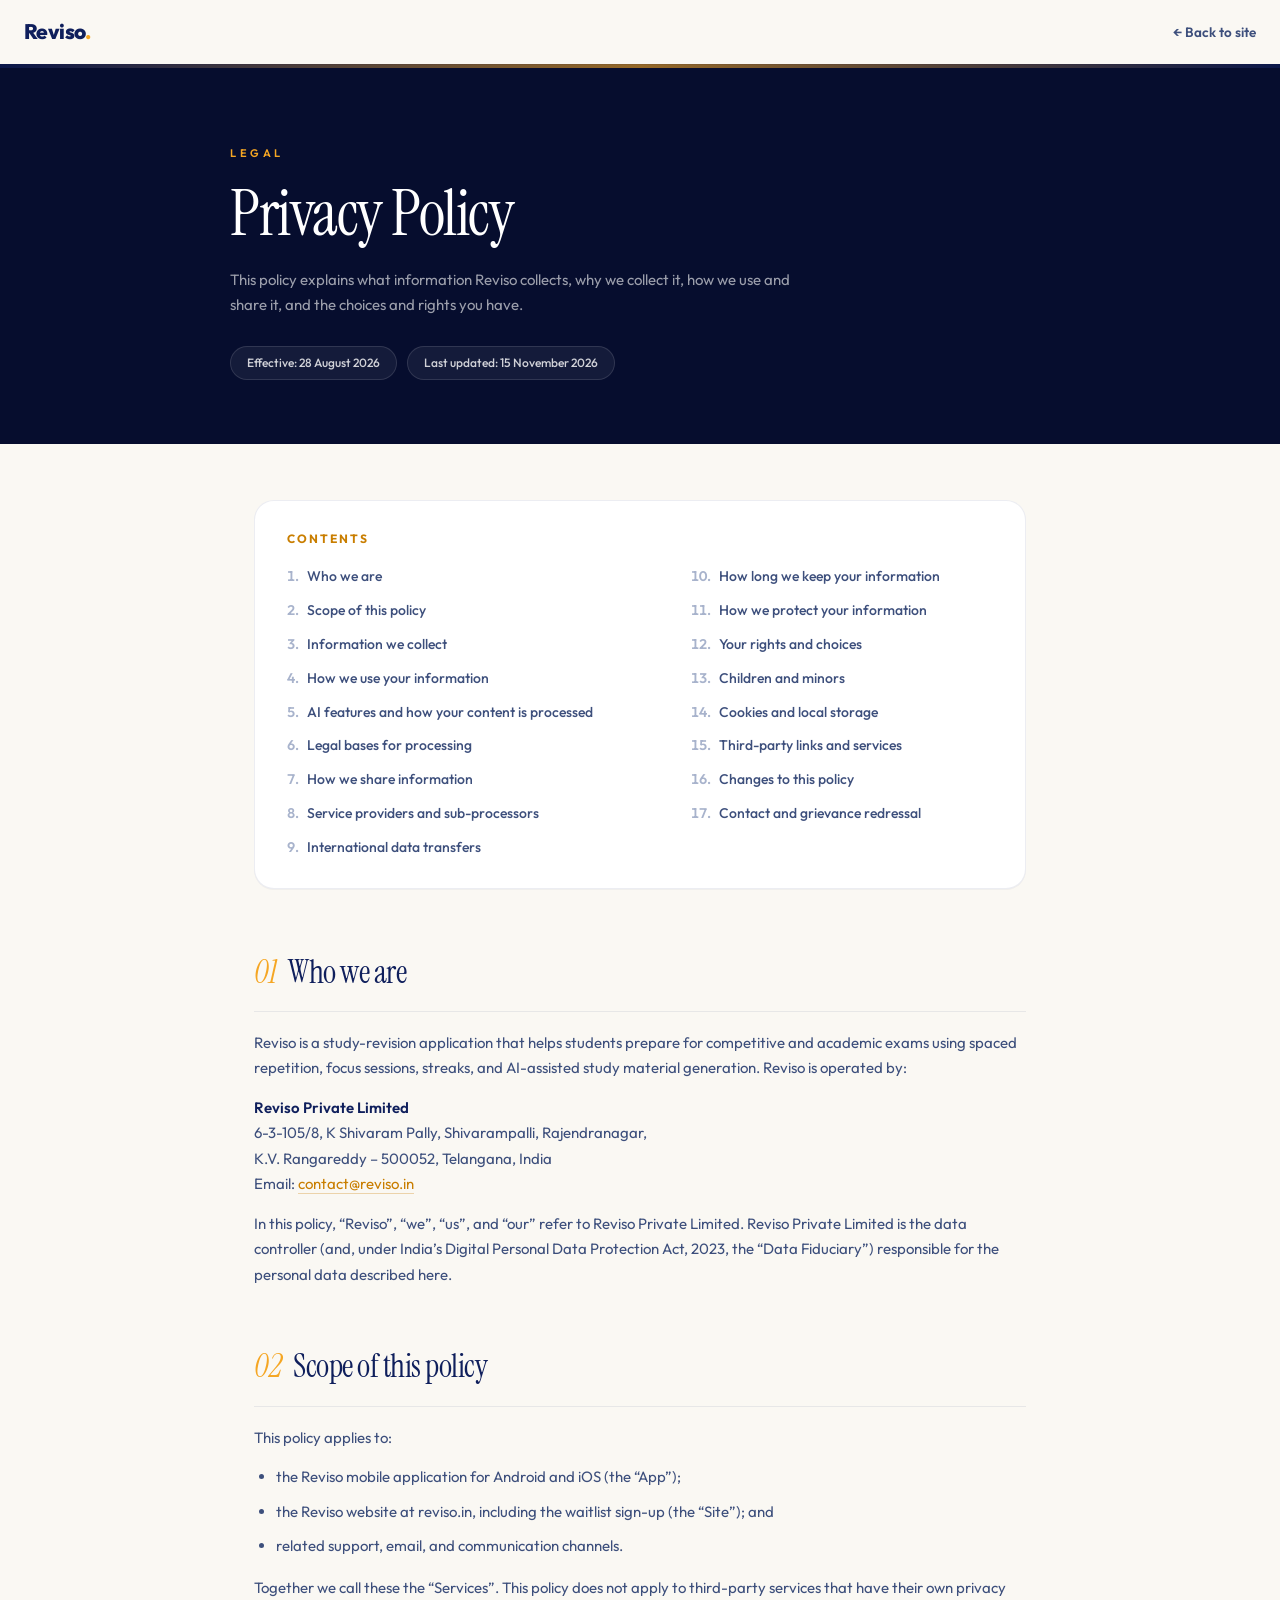
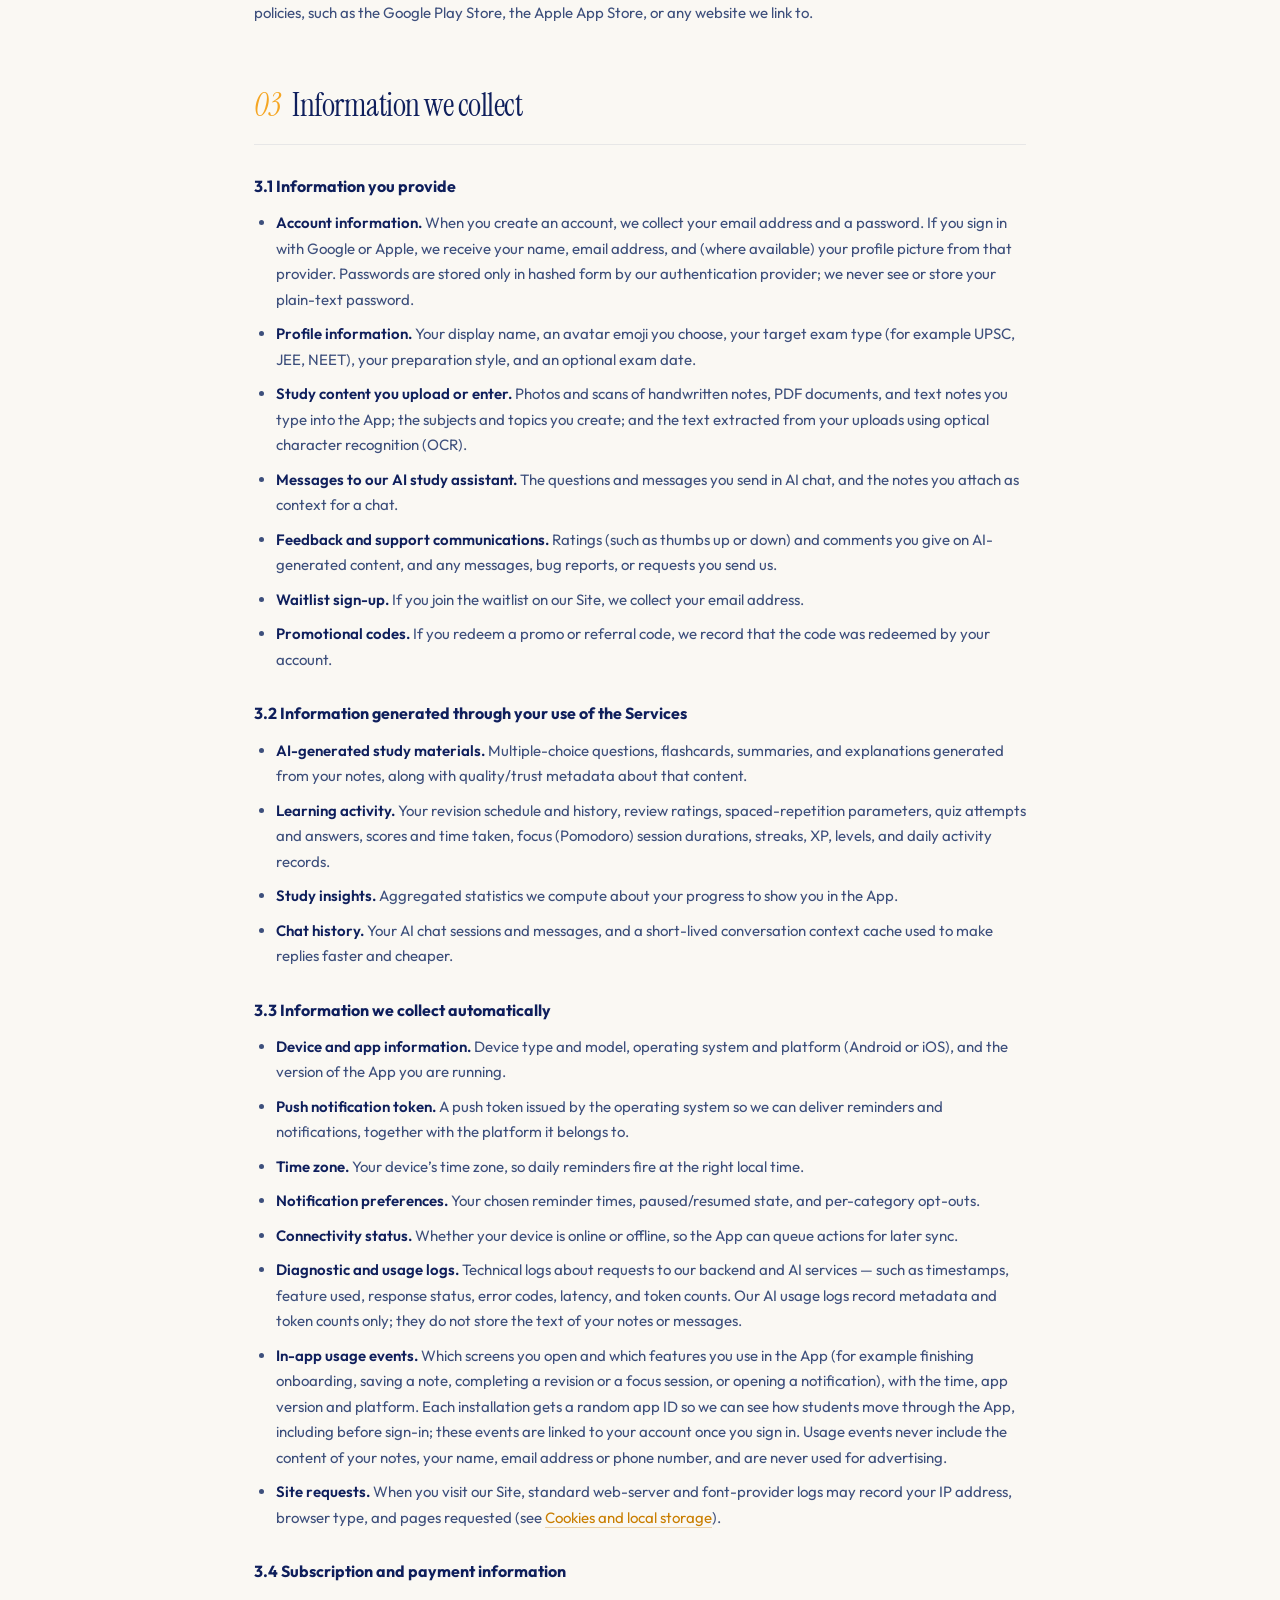
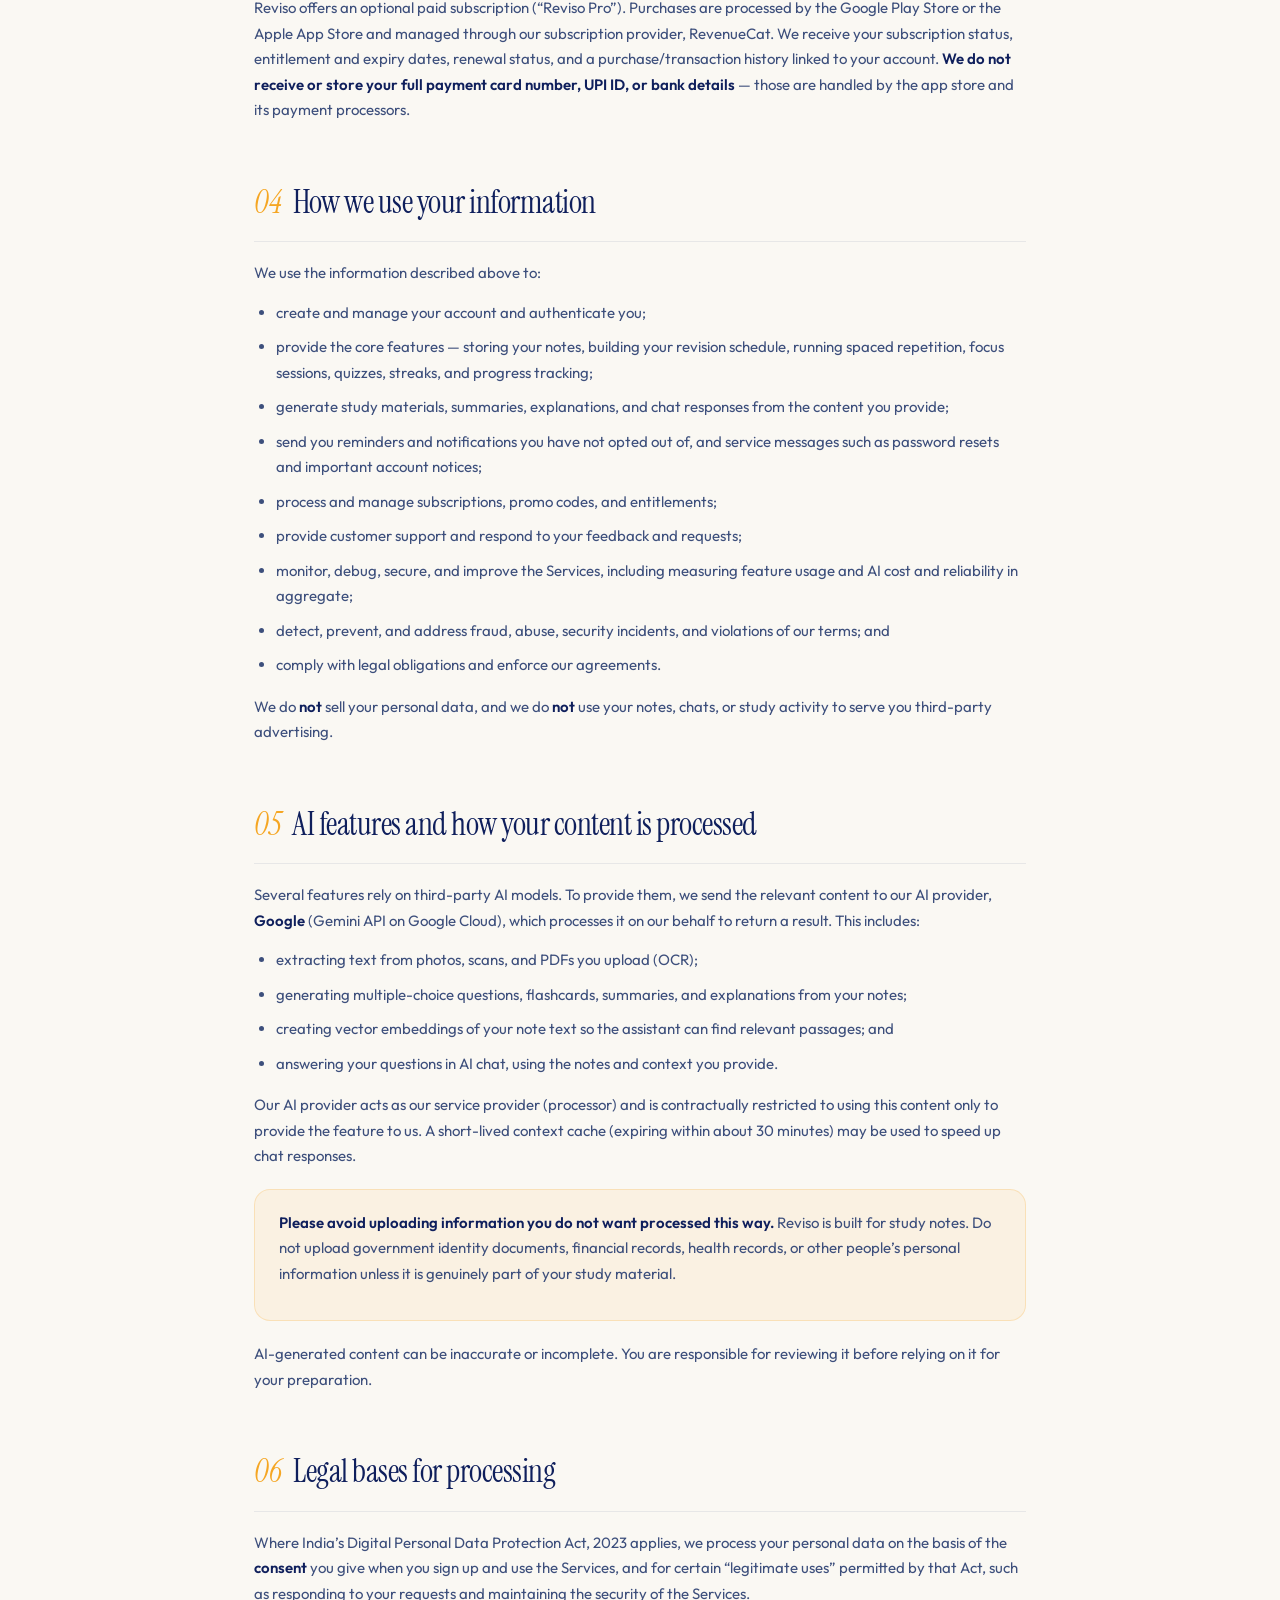
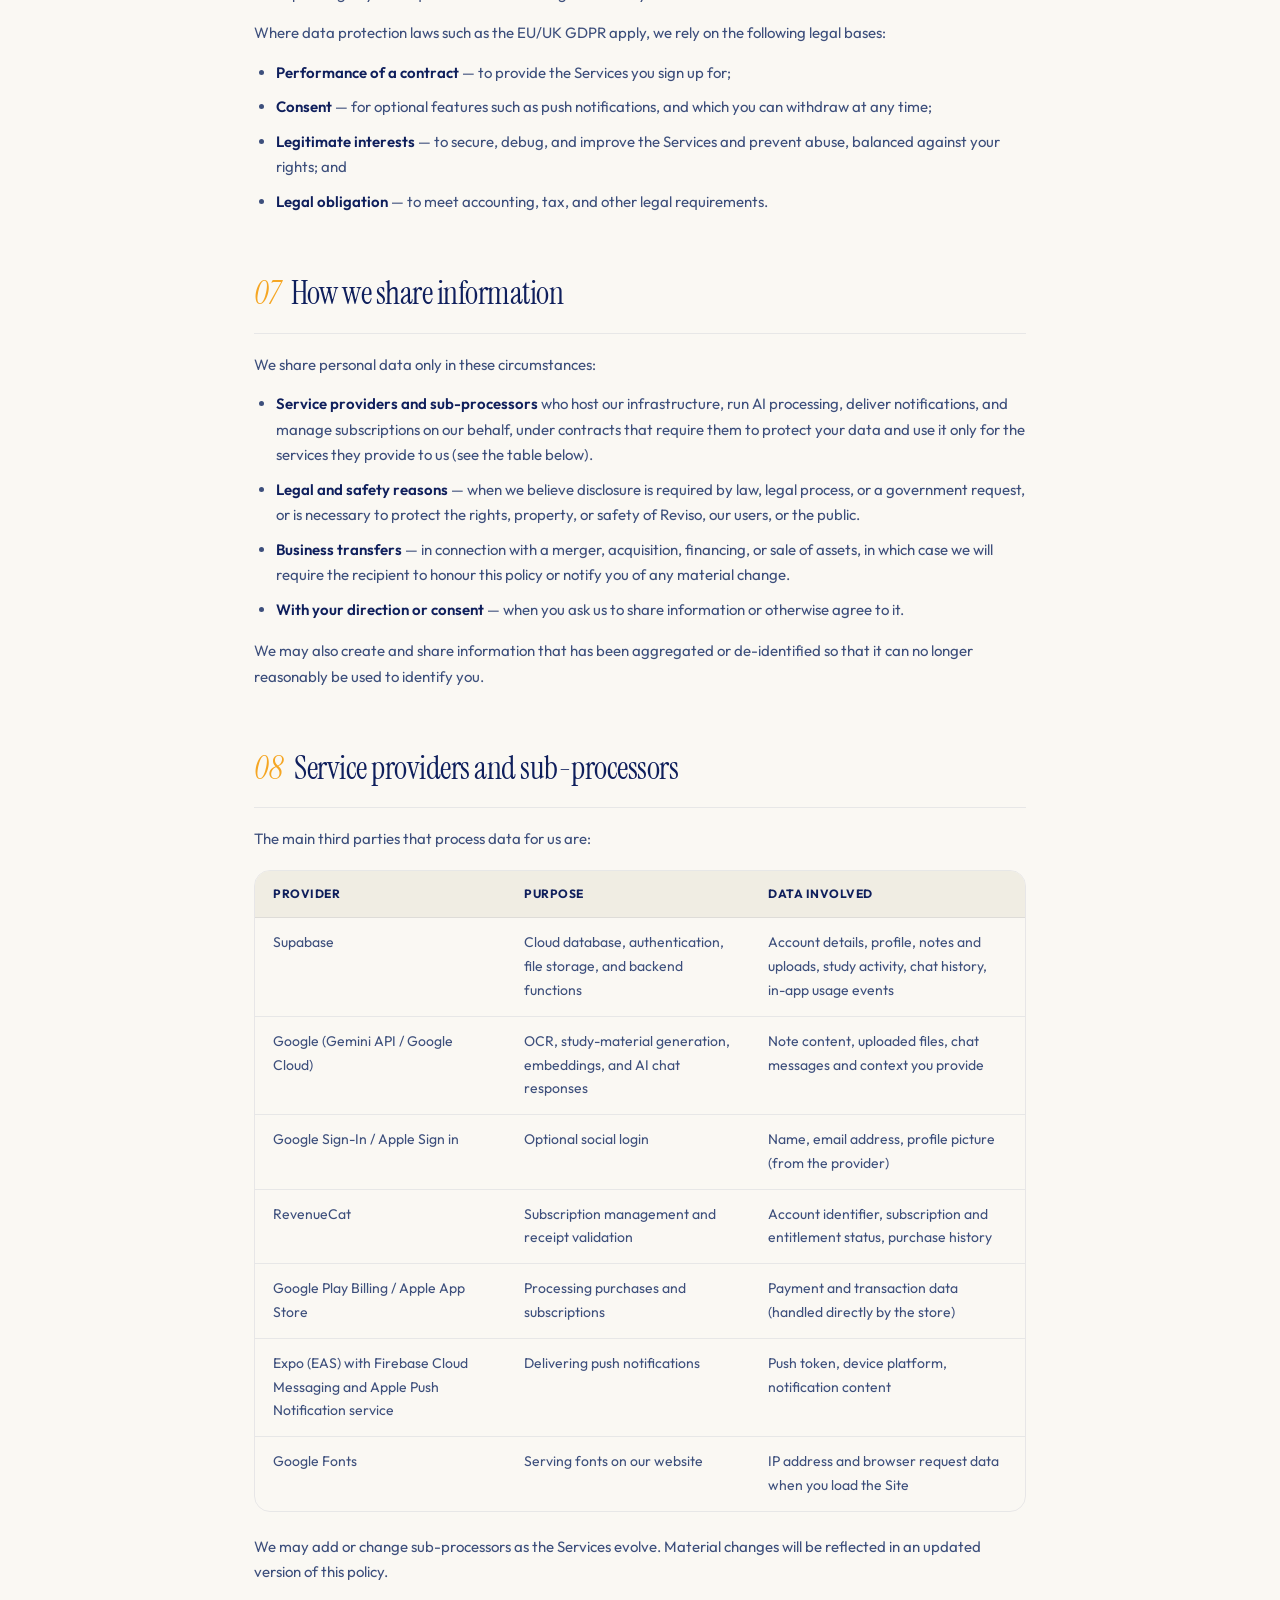
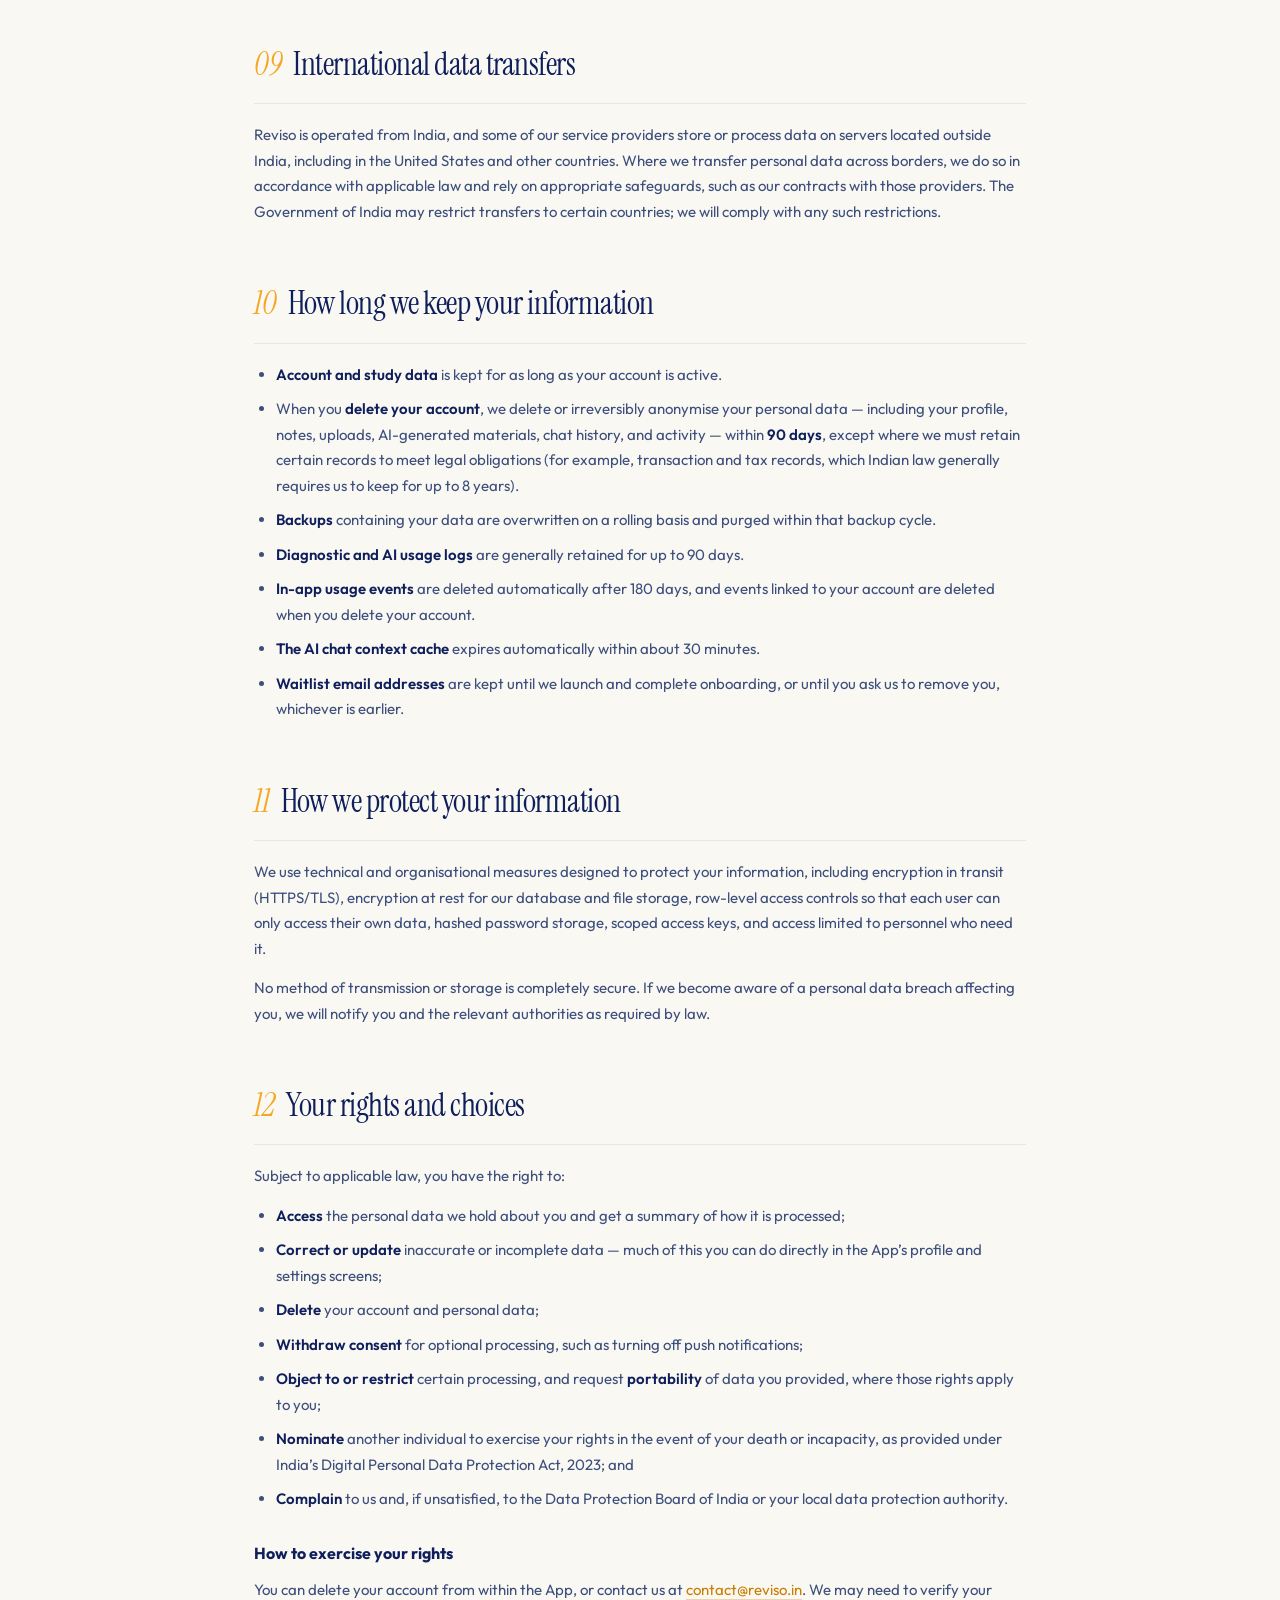
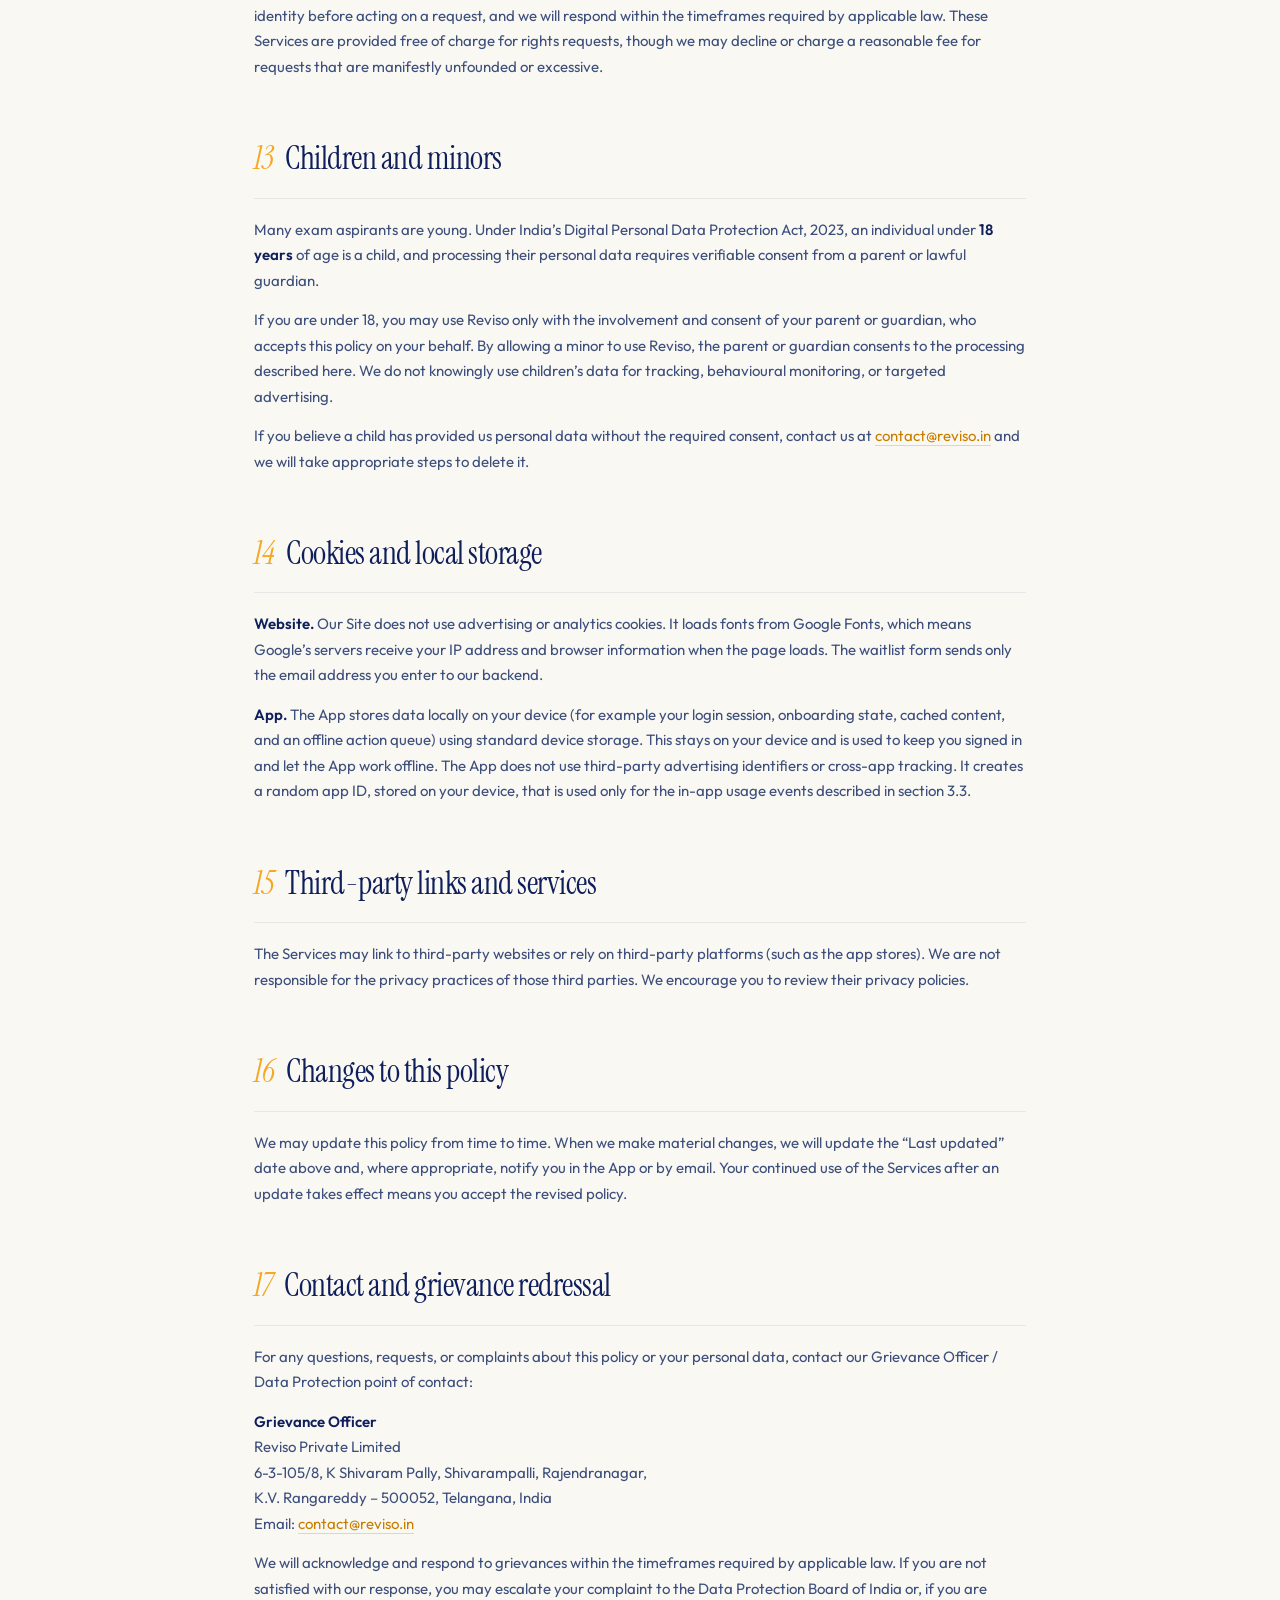
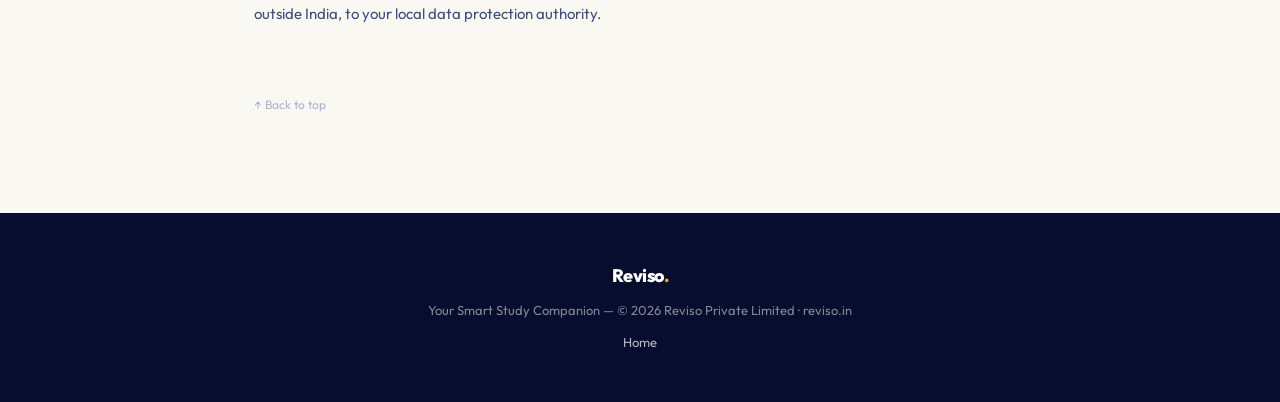
<file: privacy.html>
<!DOCTYPE html>
<html lang="en">

<head>
  <meta charset="UTF-8">
  <meta name="viewport" content="width=device-width, initial-scale=1.0">
  <title>Privacy Policy — Reviso</title>
  <meta name="description"
    content="How Reviso Private Limited collects, uses, shares, and protects your information.">
  <link rel="preconnect" href="https://fonts.googleapis.com">
  <link rel="preconnect" href="https://fonts.gstatic.com" crossorigin>
  <link
    href="https://fonts.googleapis.com/css2?family=Instrument+Serif:ital@0;1&family=Outfit:wght@300;400;500;600;700;800;900&display=swap"
    rel="stylesheet">
  <style>
    :root {
      --navy: #0F1F5C;
      --navy-mid: #1e3a80;
      --navy-deep: #060D2E;
      --gold: #F5A623;
      --gold-soft: #FFD166;
      --gold-dark: #C97E00;
      --cream: #FAF8F3;
      --cream-dark: #F0EDE3;
      --white: #fff;
      --text: #0F1F5C;
      --text-mid: #3d4f7c;
      --text-dim: #7a89a8;
      --text-faint: #A8B3CC;
      --border: rgba(15, 31, 92, 0.08);
      --serif: 'Instrument Serif', Georgia, serif;
      --sans: 'Outfit', -apple-system, BlinkMacSystemFont, 'Segoe UI', sans-serif;
      --ease: cubic-bezier(0.16, 1, 0.3, 1);
    }

    *,
    *::before,
    *::after {
      margin: 0;
      padding: 0;
      box-sizing: border-box;
    }

    html {
      scroll-behavior: smooth;
      font-size: 16px;
      -webkit-text-size-adjust: 100%;
    }

    body {
      font-family: var(--sans);
      background: var(--cream);
      color: var(--text);
      overflow-x: hidden;
      -webkit-font-smoothing: antialiased;
      text-rendering: optimizeLegibility;
      line-height: 1.7;
    }

    ::selection {
      background: var(--gold);
      color: var(--navy);
    }

    a {
      color: var(--gold-dark);
      text-decoration: none;
      border-bottom: 1px solid rgba(201, 126, 0, 0.3);
      transition: border-color .2s, color .2s;
    }

    a:hover {
      color: var(--navy);
      border-color: var(--navy);
    }

    /* ── NAV ── */
    .site-nav {
      position: sticky;
      top: 0;
      z-index: 200;
      padding: 0 24px;
      height: 64px;
      display: flex;
      align-items: center;
      justify-content: space-between;
      background: rgba(250, 248, 243, .95);
      backdrop-filter: blur(20px) saturate(1.4);
      box-shadow: 0 1px 0 rgba(15, 31, 92, .08);
    }

    .nav-logo {
      font-family: var(--sans);
      font-weight: 800;
      font-size: 21px;
      color: var(--navy);
      letter-spacing: -.6px;
      border: none;
    }

    .nav-logo:hover {
      color: var(--navy);
    }

    .nav-logo span {
      color: var(--gold);
    }

    .nav-back {
      font-size: 13.5px;
      font-weight: 600;
      color: var(--text-mid);
      border: none;
    }

    .nav-back:hover {
      color: var(--navy);
    }

    /* ── HEADER ── */
    header.doc-head {
      background: var(--navy-deep);
      color: white;
      padding: 80px 24px 64px;
      position: relative;
      overflow: hidden;
    }

    header.doc-head::before {
      content: '';
      position: absolute;
      top: 0;
      left: 0;
      right: 0;
      height: 4px;
      background: linear-gradient(90deg, var(--navy), var(--gold), var(--navy));
      opacity: .6;
    }

    .doc-head-inner {
      max-width: 820px;
      margin: 0 auto;
    }

    .doc-eyebrow {
      font-size: 11px;
      font-weight: 600;
      letter-spacing: 3.5px;
      text-transform: uppercase;
      color: var(--gold);
      margin-bottom: 18px;
      display: block;
    }

    .doc-head h1 {
      font-family: var(--serif);
      font-size: clamp(38px, 6vw, 64px);
      font-weight: 400;
      line-height: 1.03;
      letter-spacing: -1.5px;
      margin-bottom: 20px;
    }

    .doc-head p {
      color: rgba(255, 255, 255, .6);
      font-size: 15px;
      max-width: 560px;
    }

    .doc-meta {
      margin-top: 28px;
      display: flex;
      flex-wrap: wrap;
      gap: 10px;
    }

    .doc-meta span {
      display: inline-block;
      background: rgba(255, 255, 255, .06);
      border: 1px solid rgba(255, 255, 255, .12);
      border-radius: 100px;
      padding: 6px 16px;
      font-size: 12px;
      font-weight: 500;
      color: rgba(255, 255, 255, .8);
    }

    /* ── LAYOUT ── */
    .doc-wrap {
      max-width: 820px;
      margin: 0 auto;
      padding: 56px 24px 96px;
    }

    /* ── TOC ── */
    .toc {
      background: var(--white);
      border: 1px solid var(--border);
      border-radius: 20px;
      padding: 28px 32px;
      margin-bottom: 56px;
      box-shadow: 0 1px 0 rgba(15, 31, 92, .04);
    }

    .toc h2 {
      font-family: var(--sans);
      font-size: 12px;
      font-weight: 700;
      letter-spacing: 2px;
      text-transform: uppercase;
      color: var(--gold-dark);
      margin-bottom: 16px;
    }

    .toc ol {
      list-style: none;
      counter-reset: toc;
      display: grid;
      grid-auto-flow: column;
      grid-template-rows: repeat(9, auto);
      gap: 10px 44px;
    }

    .toc li {
      counter-increment: toc;
      font-size: 14px;
    }

    .toc li::before {
      content: counter(toc) ".";
      color: var(--text-faint);
      font-weight: 600;
      margin-right: 8px;
      font-variant-numeric: tabular-nums;
    }

    .toc a {
      border: none;
      color: var(--text-mid);
      font-weight: 500;
    }

    .toc a:hover {
      color: var(--gold-dark);
    }

    @media (max-width: 620px) {
      .toc ol {
        grid-auto-flow: row;
        grid-template-rows: none;
      }

      .toc {
        padding: 24px;
      }
    }

    /* ── SECTIONS ── */
    section.doc-section {
      margin-bottom: 52px;
      scroll-margin-top: 84px;
    }

    section.doc-section h2 {
      font-family: var(--serif);
      font-size: clamp(24px, 3.5vw, 32px);
      font-weight: 400;
      letter-spacing: -.5px;
      color: var(--navy);
      margin-bottom: 18px;
      padding-bottom: 12px;
      border-bottom: 1px solid var(--border);
    }

    section.doc-section h2 .sec-num {
      color: var(--gold);
      font-style: italic;
      margin-right: 12px;
    }

    section.doc-section h3 {
      font-family: var(--sans);
      font-size: 16px;
      font-weight: 700;
      color: var(--navy);
      margin: 28px 0 10px;
    }

    section.doc-section p {
      font-size: 15px;
      color: var(--text-mid);
      margin-bottom: 14px;
    }

    section.doc-section ul {
      margin: 0 0 16px 0;
      padding-left: 22px;
    }

    section.doc-section li {
      font-size: 15px;
      color: var(--text-mid);
      margin-bottom: 9px;
    }

    section.doc-section li strong,
    section.doc-section p strong {
      color: var(--navy);
      font-weight: 600;
    }

    /* ── CALLOUT ── */
    .callout {
      background: rgba(245, 166, 35, .08);
      border: 1px solid rgba(245, 166, 35, .22);
      border-radius: 16px;
      padding: 20px 24px;
      margin: 20px 0;
    }

    .callout p {
      margin-bottom: 0;
      font-size: 14.5px;
    }

    .callout p + p {
      margin-top: 10px;
    }

    /* ── TABLE ── */
    .table-scroll {
      overflow-x: auto;
      margin: 18px 0 22px;
      border: 1px solid var(--border);
      border-radius: 16px;
    }

    table {
      border-collapse: collapse;
      width: 100%;
      min-width: 560px;
      font-size: 14px;
    }

    th,
    td {
      text-align: left;
      padding: 13px 18px;
      border-bottom: 1px solid var(--border);
      vertical-align: top;
      color: var(--text-mid);
    }

    th {
      background: var(--cream-dark);
      color: var(--navy);
      font-weight: 700;
      font-size: 12px;
      letter-spacing: .5px;
      text-transform: uppercase;
    }

    tr:last-child td {
      border-bottom: none;
    }

    /* ── FOOTER ── */
    footer {
      background: var(--navy-deep);
      color: rgba(255, 255, 255, .5);
      padding: 48px 24px;
      text-align: center;
      font-size: 13px;
    }

    footer .fl {
      font-family: var(--sans);
      font-weight: 800;
      font-size: 18px;
      color: white;
      margin-bottom: 8px;
      letter-spacing: -.5px;
    }

    footer .fl span {
      color: var(--gold);
    }

    footer a {
      color: rgba(255, 255, 255, .7);
      border: none;
    }

    footer a:hover {
      color: var(--gold);
    }

    .back-to-top {
      display: inline-block;
      margin-top: 16px;
      font-size: 12px;
      border: none;
      color: var(--text-faint);
    }
  </style>
</head>

<body>
  <nav class="site-nav" id="top">
    <a class="nav-logo" href="index.html.html">Reviso<span>.</span></a>
    <a class="nav-back" href="index.html.html">&larr; Back to site</a>
  </nav>

  <header class="doc-head">
    <div class="doc-head-inner">
      <span class="doc-eyebrow">Legal</span>
      <h1>Privacy Policy</h1>
      <p>This policy explains what information Reviso collects, why we collect it, how we use and share it, and the
        choices and rights you have.</p>
      <div class="doc-meta">
        <span>Effective: 28 August 2026</span>
        <span>Last updated: 15 November 2026</span>
      </div>
    </div>
  </header>

  <div class="doc-wrap">

    <nav class="toc" aria-label="Table of contents">
      <h2>Contents</h2>
      <ol>
        <li><a href="#who-we-are">Who we are</a></li>
        <li><a href="#scope">Scope of this policy</a></li>
        <li><a href="#info-we-collect">Information we collect</a></li>
        <li><a href="#how-we-use">How we use your information</a></li>
        <li><a href="#ai-processing">AI features and how your content is processed</a></li>
        <li><a href="#legal-bases">Legal bases for processing</a></li>
        <li><a href="#sharing">How we share information</a></li>
        <li><a href="#service-providers">Service providers and sub-processors</a></li>
        <li><a href="#transfers">International data transfers</a></li>
        <li><a href="#retention">How long we keep your information</a></li>
        <li><a href="#security">How we protect your information</a></li>
        <li><a href="#your-rights">Your rights and choices</a></li>
        <li><a href="#children">Children and minors</a></li>
        <li><a href="#cookies">Cookies and local storage</a></li>
        <li><a href="#third-party-links">Third-party links and services</a></li>
        <li><a href="#changes">Changes to this policy</a></li>
        <li><a href="#contact">Contact and grievance redressal</a></li>
      </ol>
    </nav>

    <section class="doc-section" id="who-we-are">
      <h2><span class="sec-num">01</span>Who we are</h2>
      <p>Reviso is a study-revision application that helps students prepare for competitive and academic exams using
        spaced repetition, focus sessions, streaks, and AI-assisted study material generation. Reviso is operated by:</p>
      <p><strong>Reviso Private Limited</strong><br>
        6-3-105/8, K Shivaram Pally, Shivarampalli, Rajendranagar,<br>
        K.V. Rangareddy &ndash; 500052, Telangana, India<br>
        Email: <a href="mailto:contact@reviso.in">contact@reviso.in</a></p>
      <p>In this policy, &ldquo;Reviso&rdquo;, &ldquo;we&rdquo;, &ldquo;us&rdquo;, and &ldquo;our&rdquo; refer to Reviso
        Private Limited. Reviso Private Limited is the data controller (and, under India&rsquo;s Digital Personal Data
        Protection Act, 2023, the &ldquo;Data Fiduciary&rdquo;) responsible for the personal data described here.</p>
    </section>

    <section class="doc-section" id="scope">
      <h2><span class="sec-num">02</span>Scope of this policy</h2>
      <p>This policy applies to:</p>
      <ul>
        <li>the Reviso mobile application for Android and iOS (the &ldquo;App&rdquo;);</li>
        <li>the Reviso website at reviso.in, including the waitlist sign-up (the &ldquo;Site&rdquo;); and</li>
        <li>related support, email, and communication channels.</li>
      </ul>
      <p>Together we call these the &ldquo;Services&rdquo;. This policy does not apply to third-party services that have
        their own privacy policies, such as the Google Play Store, the Apple App Store, or any website we link to.</p>
    </section>

    <section class="doc-section" id="info-we-collect">
      <h2><span class="sec-num">03</span>Information we collect</h2>

      <h3>3.1 Information you provide</h3>
      <ul>
        <li><strong>Account information.</strong> When you create an account, we collect your email address and a
          password. If you sign in with Google or Apple, we receive your name, email address, and (where available) your
          profile picture from that provider. Passwords are stored only in hashed form by our authentication provider; we
          never see or store your plain-text password.</li>
        <li><strong>Profile information.</strong> Your display name, an avatar emoji you choose, your target exam type
          (for example UPSC, JEE, NEET), your preparation style, and an optional exam date.</li>
        <li><strong>Study content you upload or enter.</strong> Photos and scans of handwritten notes, PDF documents,
          and text notes you type into the App; the subjects and topics you create; and the text extracted from your
          uploads using optical character recognition (OCR).</li>
        <li><strong>Messages to our AI study assistant.</strong> The questions and messages you send in AI chat, and the
          notes you attach as context for a chat.</li>
        <li><strong>Feedback and support communications.</strong> Ratings (such as thumbs up or down) and comments you
          give on AI-generated content, and any messages, bug reports, or requests you send us.</li>
        <li><strong>Waitlist sign-up.</strong> If you join the waitlist on our Site, we collect your email address.</li>
        <li><strong>Promotional codes.</strong> If you redeem a promo or referral code, we record that the code was
          redeemed by your account.</li>
      </ul>

      <h3>3.2 Information generated through your use of the Services</h3>
      <ul>
        <li><strong>AI-generated study materials.</strong> Multiple-choice questions, flashcards, summaries, and
          explanations generated from your notes, along with quality/trust metadata about that content.</li>
        <li><strong>Learning activity.</strong> Your revision schedule and history, review ratings, spaced-repetition
          parameters, quiz attempts and answers, scores and time taken, focus (Pomodoro) session durations, streaks, XP,
          levels, and daily activity records.</li>
        <li><strong>Study insights.</strong> Aggregated statistics we compute about your progress to show you in the App.
        </li>
        <li><strong>Chat history.</strong> Your AI chat sessions and messages, and a short-lived conversation context
          cache used to make replies faster and cheaper.</li>
      </ul>

      <h3>3.3 Information we collect automatically</h3>
      <ul>
        <li><strong>Device and app information.</strong> Device type and model, operating system and platform (Android or
          iOS), and the version of the App you are running.</li>
        <li><strong>Push notification token.</strong> A push token issued by the operating system so we can deliver
          reminders and notifications, together with the platform it belongs to.</li>
        <li><strong>Time zone.</strong> Your device&rsquo;s time zone, so daily reminders fire at the right local time.
        </li>
        <li><strong>Notification preferences.</strong> Your chosen reminder times, paused/resumed state, and per-category
          opt-outs.</li>
        <li><strong>Connectivity status.</strong> Whether your device is online or offline, so the App can queue actions
          for later sync.</li>
        <li><strong>Diagnostic and usage logs.</strong> Technical logs about requests to our backend and AI services
          &mdash; such as timestamps, feature used, response status, error codes, latency, and token counts. Our AI usage
          logs record metadata and token counts only; they do not store the text of your notes or messages.</li>
        <li><strong>In-app usage events.</strong> Which screens you open and which features you use in the App (for
          example finishing onboarding, saving a note, completing a revision or a focus session, or opening a
          notification), with the time, app version and platform. Each installation gets a random app ID so we can see
          how students move through the App, including before sign-in; these events are linked to your account once you
          sign in. Usage events never include the content of your notes, your name, email address or phone number, and
          are never used for advertising.</li>
        <li><strong>Site requests.</strong> When you visit our Site, standard web-server and font-provider logs may record
          your IP address, browser type, and pages requested (see <a href="#cookies">Cookies and local storage</a>).</li>
      </ul>

      <h3>3.4 Subscription and payment information</h3>
      <p>Reviso offers an optional paid subscription (&ldquo;Reviso Pro&rdquo;). Purchases are processed by the Google
        Play Store or the Apple App Store and managed through our subscription provider, RevenueCat. We receive your
        subscription status, entitlement and expiry dates, renewal status, and a purchase/transaction history linked to
        your account. <strong>We do not receive or store your full payment card number, UPI ID, or bank details</strong>
        &mdash; those are handled by the app store and its payment processors.</p>
    </section>

    <section class="doc-section" id="how-we-use">
      <h2><span class="sec-num">04</span>How we use your information</h2>
      <p>We use the information described above to:</p>
      <ul>
        <li>create and manage your account and authenticate you;</li>
        <li>provide the core features &mdash; storing your notes, building your revision schedule, running spaced
          repetition, focus sessions, quizzes, streaks, and progress tracking;</li>
        <li>generate study materials, summaries, explanations, and chat responses from the content you provide;</li>
        <li>send you reminders and notifications you have not opted out of, and service messages such as password resets
          and important account notices;</li>
        <li>process and manage subscriptions, promo codes, and entitlements;</li>
        <li>provide customer support and respond to your feedback and requests;</li>
        <li>monitor, debug, secure, and improve the Services, including measuring feature usage and AI cost and
          reliability in aggregate;</li>
        <li>detect, prevent, and address fraud, abuse, security incidents, and violations of our terms; and</li>
        <li>comply with legal obligations and enforce our agreements.</li>
      </ul>
      <p>We do <strong>not</strong> sell your personal data, and we do <strong>not</strong> use your notes, chats, or
        study activity to serve you third-party advertising.</p>
    </section>

    <section class="doc-section" id="ai-processing">
      <h2><span class="sec-num">05</span>AI features and how your content is processed</h2>
      <p>Several features rely on third-party AI models. To provide them, we send the relevant content to our AI provider,
        <strong>Google</strong> (Gemini API on Google Cloud), which processes it on our behalf to return a result. This
        includes:</p>
      <ul>
        <li>extracting text from photos, scans, and PDFs you upload (OCR);</li>
        <li>generating multiple-choice questions, flashcards, summaries, and explanations from your notes;</li>
        <li>creating vector embeddings of your note text so the assistant can find relevant passages; and</li>
        <li>answering your questions in AI chat, using the notes and context you provide.</li>
      </ul>
      <p>Our AI provider acts as our service provider (processor) and is contractually restricted to using this content
        only to provide the feature to us. A short-lived context cache (expiring within about 30 minutes) may be used to
        speed up chat responses.</p>
      <div class="callout">
        <p><strong>Please avoid uploading information you do not want processed this way.</strong> Reviso is built for
          study notes. Do not upload government identity documents, financial records, health records, or other people&rsquo;s
          personal information unless it is genuinely part of your study material.</p>
      </div>
      <p>AI-generated content can be inaccurate or incomplete. You are responsible for reviewing it before relying on it
        for your preparation.</p>
    </section>

    <section class="doc-section" id="legal-bases">
      <h2><span class="sec-num">06</span>Legal bases for processing</h2>
      <p>Where India&rsquo;s Digital Personal Data Protection Act, 2023 applies, we process your personal data on the
        basis of the <strong>consent</strong> you give when you sign up and use the Services, and for certain
        &ldquo;legitimate uses&rdquo; permitted by that Act, such as responding to your requests and maintaining the
        security of the Services.</p>
      <p>Where data protection laws such as the EU/UK GDPR apply, we rely on the following legal bases:</p>
      <ul>
        <li><strong>Performance of a contract</strong> &mdash; to provide the Services you sign up for;</li>
        <li><strong>Consent</strong> &mdash; for optional features such as push notifications, and which you can withdraw
          at any time;</li>
        <li><strong>Legitimate interests</strong> &mdash; to secure, debug, and improve the Services and prevent abuse,
          balanced against your rights; and</li>
        <li><strong>Legal obligation</strong> &mdash; to meet accounting, tax, and other legal requirements.</li>
      </ul>
    </section>

    <section class="doc-section" id="sharing">
      <h2><span class="sec-num">07</span>How we share information</h2>
      <p>We share personal data only in these circumstances:</p>
      <ul>
        <li><strong>Service providers and sub-processors</strong> who host our infrastructure, run AI processing, deliver
          notifications, and manage subscriptions on our behalf, under contracts that require them to protect your data
          and use it only for the services they provide to us (see the table below).</li>
        <li><strong>Legal and safety reasons</strong> &mdash; when we believe disclosure is required by law, legal
          process, or a government request, or is necessary to protect the rights, property, or safety of Reviso, our
          users, or the public.</li>
        <li><strong>Business transfers</strong> &mdash; in connection with a merger, acquisition, financing, or sale of
          assets, in which case we will require the recipient to honour this policy or notify you of any material change.
        </li>
        <li><strong>With your direction or consent</strong> &mdash; when you ask us to share information or otherwise
          agree to it.</li>
      </ul>
      <p>We may also create and share information that has been aggregated or de-identified so that it can no longer
        reasonably be used to identify you.</p>
    </section>

    <section class="doc-section" id="service-providers">
      <h2><span class="sec-num">08</span>Service providers and sub-processors</h2>
      <p>The main third parties that process data for us are:</p>
      <div class="table-scroll">
        <table>
          <thead>
            <tr>
              <th>Provider</th>
              <th>Purpose</th>
              <th>Data involved</th>
            </tr>
          </thead>
          <tbody>
            <tr>
              <td>Supabase</td>
              <td>Cloud database, authentication, file storage, and backend functions</td>
              <td>Account details, profile, notes and uploads, study activity, chat history, in-app usage events</td>
            </tr>
            <tr>
              <td>Google (Gemini API / Google Cloud)</td>
              <td>OCR, study-material generation, embeddings, and AI chat responses</td>
              <td>Note content, uploaded files, chat messages and context you provide</td>
            </tr>
            <tr>
              <td>Google Sign-In / Apple Sign in</td>
              <td>Optional social login</td>
              <td>Name, email address, profile picture (from the provider)</td>
            </tr>
            <tr>
              <td>RevenueCat</td>
              <td>Subscription management and receipt validation</td>
              <td>Account identifier, subscription and entitlement status, purchase history</td>
            </tr>
            <tr>
              <td>Google Play Billing / Apple App Store</td>
              <td>Processing purchases and subscriptions</td>
              <td>Payment and transaction data (handled directly by the store)</td>
            </tr>
            <tr>
              <td>Expo (EAS) with Firebase Cloud Messaging and Apple Push Notification service</td>
              <td>Delivering push notifications</td>
              <td>Push token, device platform, notification content</td>
            </tr>
            <tr>
              <td>Google Fonts</td>
              <td>Serving fonts on our website</td>
              <td>IP address and browser request data when you load the Site</td>
            </tr>
          </tbody>
        </table>
      </div>
      <p>We may add or change sub-processors as the Services evolve. Material changes will be reflected in an updated
        version of this policy.</p>
    </section>

    <section class="doc-section" id="transfers">
      <h2><span class="sec-num">09</span>International data transfers</h2>
      <p>Reviso is operated from India, and some of our service providers store or process data on servers located
        outside India, including in the United States and other countries. Where we transfer personal data across
        borders, we do so in accordance with applicable law and rely on appropriate safeguards, such as our contracts
        with those providers. The Government of India may restrict transfers to certain countries; we will comply with
        any such restrictions.</p>
    </section>

    <section class="doc-section" id="retention">
      <h2><span class="sec-num">10</span>How long we keep your information</h2>
      <ul>
        <li><strong>Account and study data</strong> is kept for as long as your account is active.</li>
        <li>When you <strong>delete your account</strong>, we delete or irreversibly anonymise your personal data
          &mdash; including your profile, notes, uploads, AI-generated materials, chat history, and activity &mdash;
          within <strong>90 days</strong>, except where we must retain certain records to meet legal obligations (for
          example, transaction and tax records, which Indian law generally requires us to keep for up to 8 years).</li>
        <li><strong>Backups</strong> containing your data are overwritten on a rolling basis and purged within that
          backup cycle.</li>
        <li><strong>Diagnostic and AI usage logs</strong> are generally retained for up to 90 days.</li>
        <li><strong>In-app usage events</strong> are deleted automatically after 180 days, and events linked to your
          account are deleted when you delete your account.</li>
        <li><strong>The AI chat context cache</strong> expires automatically within about 30 minutes.</li>
        <li><strong>Waitlist email addresses</strong> are kept until we launch and complete onboarding, or until you ask
          us to remove you, whichever is earlier.</li>
      </ul>
    </section>

    <section class="doc-section" id="security">
      <h2><span class="sec-num">11</span>How we protect your information</h2>
      <p>We use technical and organisational measures designed to protect your information, including encryption in
        transit (HTTPS/TLS), encryption at rest for our database and file storage, row-level access controls so that each
        user can only access their own data, hashed password storage, scoped access keys, and access limited to
        personnel who need it.</p>
      <p>No method of transmission or storage is completely secure. If we become aware of a personal data breach
        affecting you, we will notify you and the relevant authorities as required by law.</p>
    </section>

    <section class="doc-section" id="your-rights">
      <h2><span class="sec-num">12</span>Your rights and choices</h2>
      <p>Subject to applicable law, you have the right to:</p>
      <ul>
        <li><strong>Access</strong> the personal data we hold about you and get a summary of how it is processed;</li>
        <li><strong>Correct or update</strong> inaccurate or incomplete data &mdash; much of this you can do directly in
          the App&rsquo;s profile and settings screens;</li>
        <li><strong>Delete</strong> your account and personal data;</li>
        <li><strong>Withdraw consent</strong> for optional processing, such as turning off push notifications;</li>
        <li><strong>Object to or restrict</strong> certain processing, and request <strong>portability</strong> of data
          you provided, where those rights apply to you;</li>
        <li><strong>Nominate</strong> another individual to exercise your rights in the event of your death or incapacity,
          as provided under India&rsquo;s Digital Personal Data Protection Act, 2023; and</li>
        <li><strong>Complain</strong> to us and, if unsatisfied, to the Data Protection Board of India or your local data
          protection authority.</li>
      </ul>
      <h3>How to exercise your rights</h3>
      <p>You can delete your account from within the App, or contact us at <a
          href="mailto:contact@reviso.in">contact@reviso.in</a>. We may need to verify your identity before acting on a
        request, and we will respond within the timeframes required by applicable law. These Services are provided free
        of charge for rights requests, though we may decline or charge a reasonable fee for requests that are manifestly
        unfounded or excessive.</p>
    </section>

    <section class="doc-section" id="children">
      <h2><span class="sec-num">13</span>Children and minors</h2>
      <p>Many exam aspirants are young. Under India&rsquo;s Digital Personal Data Protection Act, 2023, an individual
        under <strong>18 years</strong> of age is a child, and processing their personal data requires verifiable consent
        from a parent or lawful guardian.</p>
      <p>If you are under 18, you may use Reviso only with the involvement and consent of your parent or guardian, who
        accepts this policy on your behalf. By allowing a minor to use Reviso, the parent or guardian consents to the
        processing described here. We do not knowingly use children&rsquo;s data for tracking, behavioural monitoring, or
        targeted advertising.</p>
      <p>If you believe a child has provided us personal data without the required consent, contact us at <a
          href="mailto:contact@reviso.in">contact@reviso.in</a> and we will take appropriate steps to delete it.</p>
    </section>

    <section class="doc-section" id="cookies">
      <h2><span class="sec-num">14</span>Cookies and local storage</h2>
      <p><strong>Website.</strong> Our Site does not use advertising or analytics cookies. It loads fonts from Google
        Fonts, which means Google&rsquo;s servers receive your IP address and browser information when the page loads.
        The waitlist form sends only the email address you enter to our backend.</p>
      <p><strong>App.</strong> The App stores data locally on your device (for example your login session, onboarding
        state, cached content, and an offline action queue) using standard device storage. This stays on your device and
        is used to keep you signed in and let the App work offline. The App does not use third-party advertising
        identifiers or cross-app tracking. It creates a random app ID, stored on your device, that is used only for the
        in-app usage events described in section 3.3.</p>
    </section>

    <section class="doc-section" id="third-party-links">
      <h2><span class="sec-num">15</span>Third-party links and services</h2>
      <p>The Services may link to third-party websites or rely on third-party platforms (such as the app stores). We are
        not responsible for the privacy practices of those third parties. We encourage you to review their privacy
        policies.</p>
    </section>

    <section class="doc-section" id="changes">
      <h2><span class="sec-num">16</span>Changes to this policy</h2>
      <p>We may update this policy from time to time. When we make material changes, we will update the &ldquo;Last
        updated&rdquo; date above and, where appropriate, notify you in the App or by email. Your continued use of the
        Services after an update takes effect means you accept the revised policy.</p>
    </section>

    <section class="doc-section" id="contact">
      <h2><span class="sec-num">17</span>Contact and grievance redressal</h2>
      <p>For any questions, requests, or complaints about this policy or your personal data, contact our Grievance
        Officer / Data Protection point of contact:</p>
      <p><strong>Grievance Officer</strong><br>
        Reviso Private Limited<br>
        6-3-105/8, K Shivaram Pally, Shivarampalli, Rajendranagar,<br>
        K.V. Rangareddy &ndash; 500052, Telangana, India<br>
        Email: <a href="mailto:contact@reviso.in">contact@reviso.in</a></p>
      <p>We will acknowledge and respond to grievances within the timeframes required by applicable law. If you are not
        satisfied with our response, you may escalate your complaint to the Data Protection Board of India or, if you are
        outside India, to your local data protection authority.</p>
    </section>

    <a class="back-to-top" href="#top">&uarr; Back to top</a>

  </div>

  <footer>
    <div class="fl">Reviso<span>.</span></div>
    <div>Your Smart Study Companion &mdash; &copy; 2026 Reviso Private Limited &middot; reviso.in</div>
    <div style="margin-top:10px;"><a href="index.html.html">Home</a></div>
  </footer>
</body>

</html>
</file>
<file: blog/blog.css>
:root{--navy:#0F1F5C;--navy-mid:#1e3a80;--navy-deep:#060D2E;--gold:#F5A623;--gold-soft:#FFD166;--gold-dark:#C97E00;--cream:#FAF8F3;--cream-dark:#F0EDE3;--text:#0F1F5C;--mid:#3d4f7c;--dim:#7a89a8;--green:#1F9D55;--serif:'Instrument Serif',Georgia,serif;--sans:'Outfit',system-ui,sans-serif;--ease:cubic-bezier(.16,1,.3,1);--spring:cubic-bezier(.34,1.56,.64,1)}
*,*::before,*::after{margin:0;padding:0;box-sizing:border-box}
html{scroll-behavior:smooth}
body{background:var(--cream);color:var(--text);font-family:var(--sans);font-size:18px;line-height:1.75;overflow-x:hidden;-webkit-font-smoothing:antialiased}
::selection{background:var(--gold);color:var(--navy)}
body::after{content:'';position:fixed;inset:0;background-image:url("data:image/svg+xml,%3Csvg viewBox='0 0 200 200' xmlns='http://www.w3.org/2000/svg'%3E%3Cfilter id='n'%3E%3CfeTurbulence type='fractalNoise' baseFrequency='0.85' numOctaves='4' stitchTiles='stitch'/%3E%3C/filter%3E%3Crect width='100%25' height='100%25' filter='url(%23n)'/%3E%3C/svg%3E");opacity:.022;pointer-events:none;z-index:9997;mix-blend-mode:multiply}
a{color:inherit}
/* soft background blobs: calm, slow */
.blob{position:fixed;border-radius:50%;filter:blur(70px);opacity:.35;z-index:-1;pointer-events:none;animation:drift 18s ease-in-out infinite alternate}
.b1{width:420px;height:420px;background:#FFE29A;top:-120px;right:-140px}
.b2{width:360px;height:360px;background:#CFE3FF;bottom:-140px;left:-140px;animation-delay:-9s}
@keyframes drift{to{transform:translate(-60px,50px) scale(1.12)}}
/* custom cursor (desktop), same as reviso.in */
.cursor-dot,.cursor-ring{position:fixed;left:0;top:0;pointer-events:none;z-index:9999;border-radius:50%;will-change:transform;opacity:0;transition:opacity .3s}
.cursor-dot{width:6px;height:6px;background:var(--navy)}
.cursor-ring{width:32px;height:32px;border:1px solid rgba(15,31,92,.25);transition:width .25s var(--ease),height .25s var(--ease),background .25s,border-color .25s,opacity .3s}
.cursor-ring.expand{width:48px;height:48px;background:rgba(245,166,35,.08);border-color:rgba(245,166,35,.4)}
body.has-cursor .cursor-dot,body.has-cursor .cursor-ring{opacity:1}
@media (hover:none),(max-width:900px){.cursor-dot,.cursor-ring{display:none}}
/* reading progress */
.progress{position:fixed;top:0;left:0;height:4px;width:0;background:linear-gradient(90deg,var(--gold),var(--gold-soft));z-index:50;border-radius:0 4px 4px 0}
/* nav */
.logo{font-weight:800;font-size:26px;text-decoration:none;color:var(--navy);letter-spacing:-.02em}.logo span{color:var(--gold)}
.bnav{position:sticky;top:0;z-index:40;display:flex;justify-content:space-between;align-items:center;padding:14px 20px;background:rgba(250,248,243,.8);backdrop-filter:blur(12px);-webkit-backdrop-filter:blur(12px);transition:box-shadow .3s}
.bnav.scrolled{box-shadow:0 6px 30px rgba(15,31,92,.07)}
.bnav-r{display:flex;gap:18px;align-items:center;font-weight:600;font-size:16px}.nl{text-decoration:none;opacity:.8}.nl:hover{opacity:1}
.get{display:inline-block;background:var(--navy);color:var(--cream)!important;padding:9px 18px;border-radius:999px;text-decoration:none;white-space:nowrap;box-shadow:0 6px 18px rgba(15,31,92,.22)}
.get b{color:var(--gold)}
.mag{transition:transform .35s var(--ease),box-shadow .35s var(--ease);will-change:transform}
/* layout */
main{max-width:720px;margin:0 auto;padding:44px 16px 72px}
h1{font-family:var(--serif);font-weight:400;font-size:clamp(40px,7.5vw,62px);line-height:1.05;letter-spacing:-.01em;margin:14px 0 14px}
h1 i{color:var(--gold)}
.sub{font-size:20px;color:var(--mid);font-weight:500;line-height:1.5}
.meta{display:flex;flex-wrap:wrap;gap:8px;margin-top:18px}
.meta span{font-size:14px;color:var(--mid);background:#fff;border:1px solid var(--cream-dark);padding:4px 12px;border-radius:999px}
.crumb{font-size:15px;color:var(--dim);text-decoration:none}.crumb:hover{color:var(--navy)}
.kicker{display:inline-block;font-size:14px;font-weight:700;letter-spacing:.04em;background:#fff;border:1px solid var(--cream-dark);padding:6px 14px;border-radius:999px}
.hero-chips{display:flex;flex-wrap:wrap;gap:10px;margin-top:22px}
.hero-chips span{background:#fff;border-radius:999px;padding:8px 14px;font-size:15px;font-weight:600;box-shadow:0 4px 14px rgba(15,31,92,.06);animation:bob 5s ease-in-out infinite}
.hero-chips span:nth-child(2){animation-delay:-1.2s}.hero-chips span:nth-child(3){animation-delay:-2.4s}.hero-chips span:nth-child(4){animation-delay:-3.6s}
@keyframes bob{50%{transform:translateY(-4px)}}
/* short answer */
.answer{position:relative;background:#fff;border-radius:22px;padding:22px 24px;margin:32px 0 8px;box-shadow:0 18px 50px rgba(15,31,92,.08);border-left:6px solid var(--gold)}
.ans-k,.ac-k{font-size:13px;font-weight:800;letter-spacing:.12em;text-transform:uppercase;color:var(--gold-dark);margin-bottom:6px}
/* article */
article h2,.faq h2,.more h2{font-family:var(--serif);font-weight:400;font-size:36px;line-height:1.15;margin:48px 0 14px}
article h3{font-size:21px;font-weight:700;margin:28px 0 8px}
article p{margin:0 0 16px;color:#24315f}
article ul{margin:0 0 18px 22px}article li{margin:6px 0}
article b{color:var(--navy)}
.howr{background:linear-gradient(90deg,rgba(245,166,35,.14),rgba(245,166,35,.04));border-radius:14px;padding:12px 16px;font-size:16px}
.howr b{color:var(--gold-dark)}
.sc-r{font-weight:800;font-size:13px;letter-spacing:.14em;color:var(--navy);opacity:.7}
.bonus{margin-top:12px;text-align:center;font-weight:600;font-size:15px;background:var(--navy);color:var(--cream);border-radius:14px;padding:10px 14px}
.bonus span{color:var(--gold);font-weight:800;margin-right:6px}
.js .visual .bonus{opacity:0;transform:translateY(12px);transition:opacity .7s var(--ease),transform .7s var(--ease);transition-delay:.55s}.js .visual.on .bonus{opacity:1;transform:none}
ul.check{list-style:none;margin-left:0;background:#fff;border-radius:18px;padding:18px 22px;box-shadow:0 10px 30px rgba(15,31,92,.06)}
ul.check li{padding:6px 0;border-bottom:1px dashed var(--cream-dark)}ul.check li:last-child{border:0}
table{width:100%;border-collapse:separate;border-spacing:0;margin:16px 0 22px;font-size:16px;background:#fff;border-radius:16px;overflow:hidden;box-shadow:0 10px 30px rgba(15,31,92,.06)}
th,td{text-align:left;padding:12px 14px;border-bottom:1px solid var(--cream-dark)}th{background:var(--navy);color:var(--cream);font-weight:600}
tr:last-child td{border-bottom:0}
/* visuals */
.visual{margin:30px 0 10px;background:#fff;border-radius:24px;padding:24px 20px 16px;box-shadow:0 18px 50px rgba(15,31,92,.07)}
.visual figcaption{font-size:14px;color:var(--dim);text-align:center;margin-top:12px}
.steps{display:grid;grid-template-columns:repeat(3,1fr);gap:12px}
.sc{background:color-mix(in srgb,var(--c) 22%,#fff);border:2px solid var(--navy);border-radius:18px;padding:16px 10px;text-align:center;box-shadow:0 5px 0 var(--navy)}
.sc-n{font-weight:800;font-size:40px;line-height:1}.sc-e{font-size:30px;margin:6px 0}.sc b{display:block;letter-spacing:.06em}.sc small{display:block;font-size:13px;color:var(--mid);line-height:1.35;margin-top:4px}
.bars{display:grid;gap:16px}
.bar{display:grid;grid-template-columns:1fr;gap:6px}
.bl{font-weight:600;font-size:16px}.bv{font-size:14px;font-weight:700;color:var(--c)}
.bt{height:18px;background:var(--cream-dark);border-radius:999px;overflow:hidden}
.bf{height:100%;width:var(--w);background:var(--c);border-radius:999px}
.tiles{display:grid;grid-template-columns:repeat(3,1fr);gap:12px}
.tile{text-align:center;padding:16px 8px;border-radius:18px;background:var(--cream)}
.te{font-size:40px}.tile b{display:block;font-size:16px;line-height:1.3;margin-top:6px}.tile small{display:block;font-size:13px;color:var(--mid);line-height:1.35}
.curve{width:100%;height:auto;display:block}
.curve .ax{stroke:#C9CFDD;stroke-width:2}.curve .lab,.curve .dl text{font:600 14px var(--sans);fill:var(--dim)}.curve .dl text{text-anchor:middle}
.c-fade{fill:none;stroke:#EF4444;stroke-width:4;stroke-dasharray:1;stroke-dashoffset:0;opacity:.7}
.c-rev{fill:none;stroke:var(--green);stroke-width:5;stroke-linecap:round;stroke-linejoin:round;stroke-dasharray:1;stroke-dashoffset:0}
.curve .dots circle{fill:var(--gold);stroke:var(--navy);stroke-width:3}
.t-fade{font:700 15px var(--sans);fill:#EF4444}.t-rev{font:700 15px var(--sans);fill:var(--green)}
/* app card */
.appcard{position:relative;display:grid;grid-template-columns:200px 1fr;gap:26px;align-items:center;background:linear-gradient(160deg,var(--navy) 0%,var(--navy-mid) 100%);color:var(--cream);border-radius:28px;padding:30px 26px;margin:56px 0;box-shadow:0 30px 70px rgba(15,31,92,.28);overflow:hidden}
.appcard::before{content:'';position:absolute;width:320px;height:320px;border-radius:50%;background:radial-gradient(circle,rgba(245,166,35,.35),transparent 70%);top:-120px;left:-80px}
.ac-phone{position:relative;justify-self:center}
.ph{width:180px;border-radius:30px;padding:8px;background:#0b1433;box-shadow:0 20px 40px rgba(0,0,0,.35),inset 0 0 0 2px rgba(255,255,255,.08);transform:rotate(-4deg);animation:float 6s ease-in-out infinite}
.ph img{display:block;width:100%;height:auto;border-radius:23px}
@keyframes float{50%{transform:rotate(-4deg) translateY(-8px)}}
.ac-float{position:absolute;background:#fff;color:var(--navy);font-weight:700;font-size:13px;padding:6px 12px;border-radius:999px;box-shadow:0 8px 20px rgba(0,0,0,.2);white-space:nowrap;animation:bob 4s ease-in-out infinite}
.f1{top:22%;right:-26px}.f2{bottom:16%;left:-22px;animation-delay:-2s}
.ac-body{position:relative}
.ac-k{color:var(--gold-soft)}
.ac-h{font-family:var(--serif);font-weight:400;font-size:36px;line-height:1.1;margin-bottom:8px}.ac-h i{color:var(--gold)}
.ac-tag{font-size:18px;opacity:.95}.ac-tag b{color:var(--gold-soft)}
.ac-why{font-size:16px;opacity:.75;margin-top:8px}
.ac-f{list-style:none;display:grid;gap:10px;margin:18px 0}
.ac-f li{display:flex;gap:12px;align-items:flex-start;background:rgba(255,255,255,.06);border-radius:14px;padding:10px 12px}
.fe{font-size:22px;line-height:1.2}.ac-f b{display:block;font-size:16px;line-height:1.3}.ac-f small{display:block;font-size:14px;opacity:.72;line-height:1.4}
.chips{display:flex;flex-wrap:wrap;gap:8px;margin-bottom:18px}
.chips span{font-size:13px;font-weight:600;background:rgba(245,166,35,.14);color:var(--gold-soft);border:1px solid rgba(245,166,35,.35);padding:5px 11px;border-radius:999px}
.ac-btn{display:inline-flex;align-items:center;gap:12px;background:var(--gold);color:var(--navy);text-decoration:none;font-weight:800;font-size:18px;padding:8px 22px 8px 8px;border-radius:999px;box-shadow:0 12px 30px rgba(245,166,35,.4)}
.ac-btn img{height:40px;width:auto;border-radius:8px;background:#000}
.ac-btn b{font-size:20px;transition:transform .3s var(--ease)}.ac-btn:hover b{transform:translateX(4px)}
.ac-n{font-size:13px;opacity:.6;margin-top:10px}
/* FAQ accordion */
.faq details{background:#fff;border-radius:18px;margin:12px 0;box-shadow:0 8px 24px rgba(15,31,92,.05);transition:box-shadow .3s}
.faq details[open]{box-shadow:0 14px 34px rgba(15,31,92,.1)}
.faq summary{list-style:none;display:flex;gap:14px;align-items:center;padding:16px 18px;cursor:pointer;font-weight:700;line-height:1.4}
.faq summary::-webkit-details-marker{display:none}
.qi{width:40px;height:40px;flex:0 0 40px;display:grid;place-items:center;background:var(--cream);border-radius:12px;font-size:20px}
.qt{flex:1}
.pl{position:relative;width:22px;height:22px;flex:0 0 22px}
.pl::before,.pl::after{content:'';position:absolute;left:4px;right:4px;top:10px;height:2.5px;background:var(--gold-dark);border-radius:2px;transition:transform .35s var(--ease)}
.pl::after{transform:rotate(90deg)}details[open] .pl::after{transform:rotate(0)}
.fa{padding:0 18px 18px 72px;color:var(--mid)}
details[open] .fa{animation:open .45s var(--ease)}
@keyframes open{from{opacity:0;transform:translateY(-6px)}}
/* read next + list */
.mini{display:flex;justify-content:space-between;gap:12px;align-items:center;background:#fff;border-radius:16px;padding:16px 18px;margin:10px 0;text-decoration:none;font-weight:600;box-shadow:0 6px 20px rgba(15,31,92,.05);transition:transform .3s var(--ease),box-shadow .3s}
.mini:hover{transform:translateX(4px);box-shadow:0 10px 28px rgba(15,31,92,.1)}.mini b{color:var(--gold-dark)}
.note{font-size:14px;color:var(--dim);margin-top:40px}
.cards{display:grid;gap:18px;margin-top:36px}
.card{display:flex;gap:18px;background:#fff;border-radius:24px;padding:22px;text-decoration:none;box-shadow:0 10px 34px rgba(15,31,92,.07);transition:transform .4s var(--ease),box-shadow .4s var(--ease)}
.card:hover{transform:translateY(-4px);box-shadow:0 22px 50px rgba(15,31,92,.13)}
.ci{width:58px;height:58px;flex:0 0 58px;display:grid;place-items:center;font-size:30px;background:var(--cream);border-radius:18px;transition:transform .4s var(--spring)}
.card:hover .ci{transform:rotate(-8deg) scale(1.08)}
.card h2{font-family:var(--serif);font-weight:400;font-size:30px;line-height:1.12}
.card .sub{font-size:16px;margin:6px 0 8px}.card p{color:var(--mid);font-size:16px;line-height:1.6}
.rd{display:inline-block;margin-top:10px;font-weight:700;font-size:15px;color:var(--gold-dark)}.rd b{display:inline-block;transition:transform .3s var(--ease)}.card:hover .rd b{transform:translateX(5px)}
/* sticky mobile bar */
.sticky{position:fixed;left:12px;right:12px;bottom:12px;z-index:45;display:none;align-items:center;gap:12px;background:var(--navy);color:var(--cream);border-radius:20px;padding:10px 10px 10px 12px;box-shadow:0 16px 40px rgba(15,31,92,.35);transform:translateY(140%);transition:transform .5s var(--ease)}
.sticky.show{transform:none}.sticky img{border-radius:10px}
.st-t{flex:1;line-height:1.25}.st-t b{display:block;font-size:16px}.st-t span{font-size:13px;opacity:.7}
.st-b{background:var(--gold);color:var(--navy);font-weight:800;text-decoration:none;padding:10px 16px;border-radius:14px;font-size:15px;white-space:nowrap}
@media (max-width:900px){.sticky{display:flex}}
footer{background:var(--navy-deep);color:rgba(250,248,243,.7);padding:40px 16px 100px}
footer .fi{max-width:1180px;margin:0 auto;display:flex;justify-content:space-between;align-items:center;flex-wrap:wrap;gap:12px;font-size:14px}
footer .logo{color:var(--cream)}
/* scroll reveal (only with JS, so content is always readable without it) */
.js .rv{opacity:0;transform:translateY(28px);transition:opacity .9s var(--ease),transform .9s var(--ease)}
.js .rv.on{opacity:1;transform:none}
.js .visual .sc,.js .visual .tile{opacity:0;transform:translateY(18px) scale(.96);transition:opacity .7s var(--ease),transform .7s var(--spring);transition-delay:calc(var(--i) * .12s + .15s)}
.js .visual.on .sc,.js .visual.on .tile{opacity:1;transform:none}
.js .visual .bf{width:0;transition:width 1.2s var(--ease);transition-delay:calc(var(--i) * .15s + .2s)}
.js .visual.on .bf{width:var(--w)}
.js .visual .c-fade,.js .visual .c-rev{stroke-dashoffset:1;transition:stroke-dashoffset 1.8s var(--ease)}
.js .visual .c-rev{transition-delay:.5s}
.js .visual.on .c-fade,.js .visual.on .c-rev{stroke-dashoffset:0}
.js .visual .dots circle{opacity:0;transition:opacity .4s}.js .visual.on .dots circle{opacity:1;transition-delay:1.6s}
@media (max-width:640px){
  body{font-size:17px}.bnav{padding:12px 14px}.bnav-r{gap:12px}.get{padding:8px 14px;font-size:14px}
  .appcard{grid-template-columns:1fr;padding:26px 18px;text-align:left}.ph{width:160px}.ac-h{font-size:32px}
  .steps,.tiles{gap:8px}.sc{padding:12px 6px}.sc-n{font-size:32px}.te{font-size:32px}
  .card{flex-direction:column;gap:12px}.fa{padding-left:18px}
}
@media (prefers-reduced-motion:reduce){*,*::before,*::after{animation:none!important;transition:none!important}.js .rv,.js .visual *{opacity:1!important;transform:none!important}.js .visual .bf{width:var(--w)!important}.js .visual .c-fade,.js .visual .c-rev{stroke-dashoffset:0!important}}
</file>
